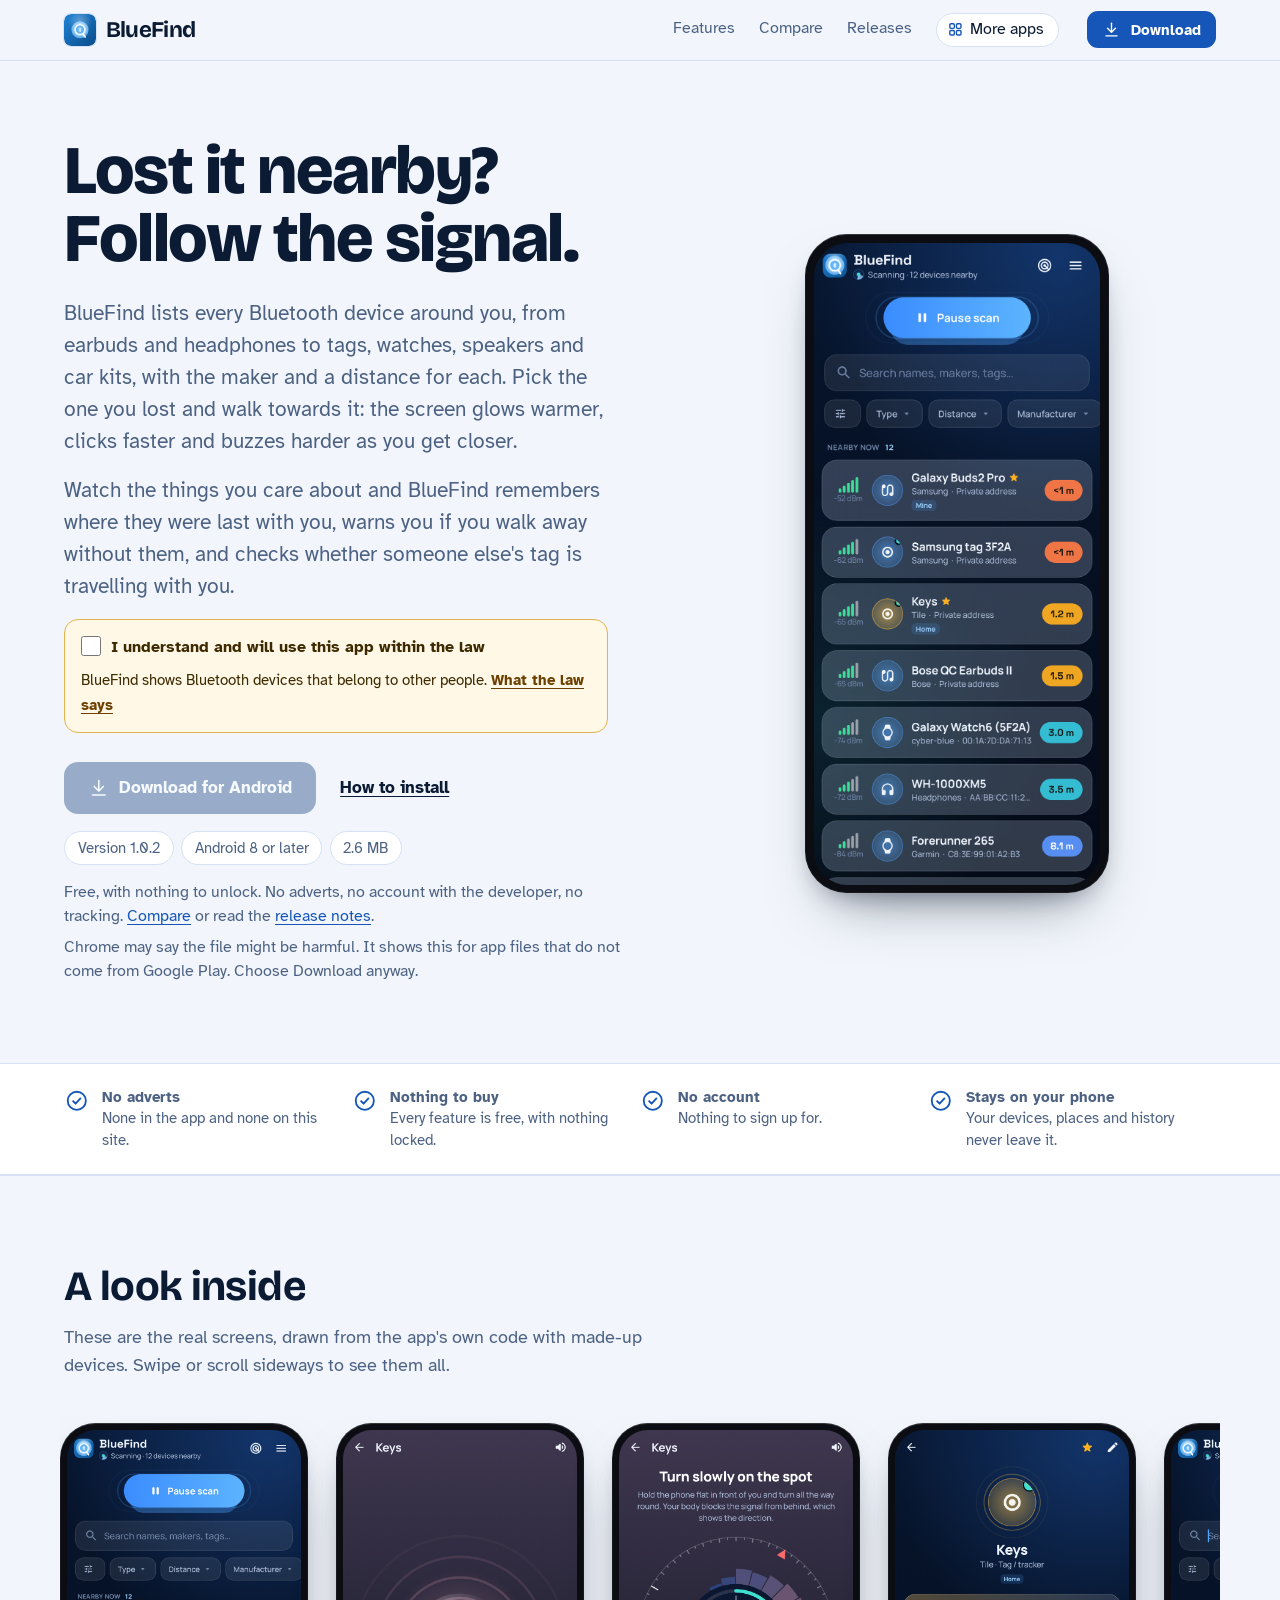
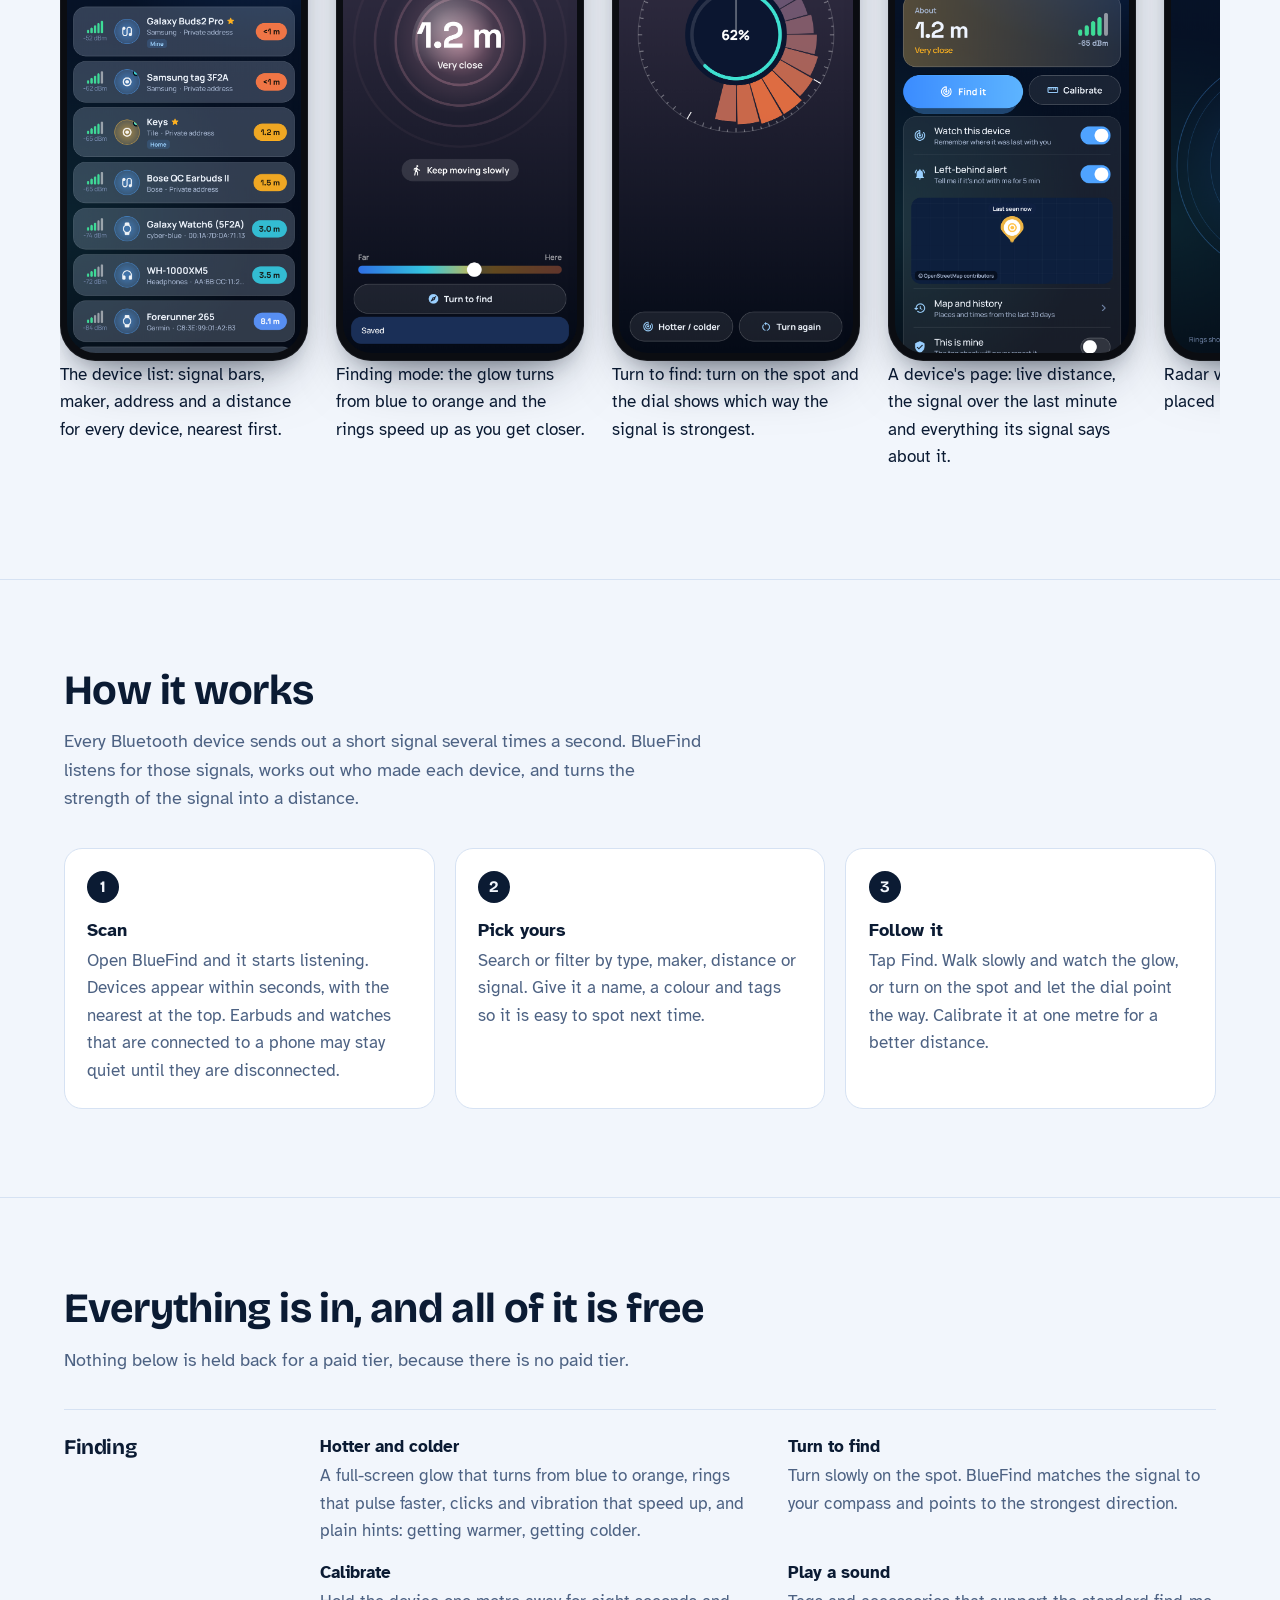
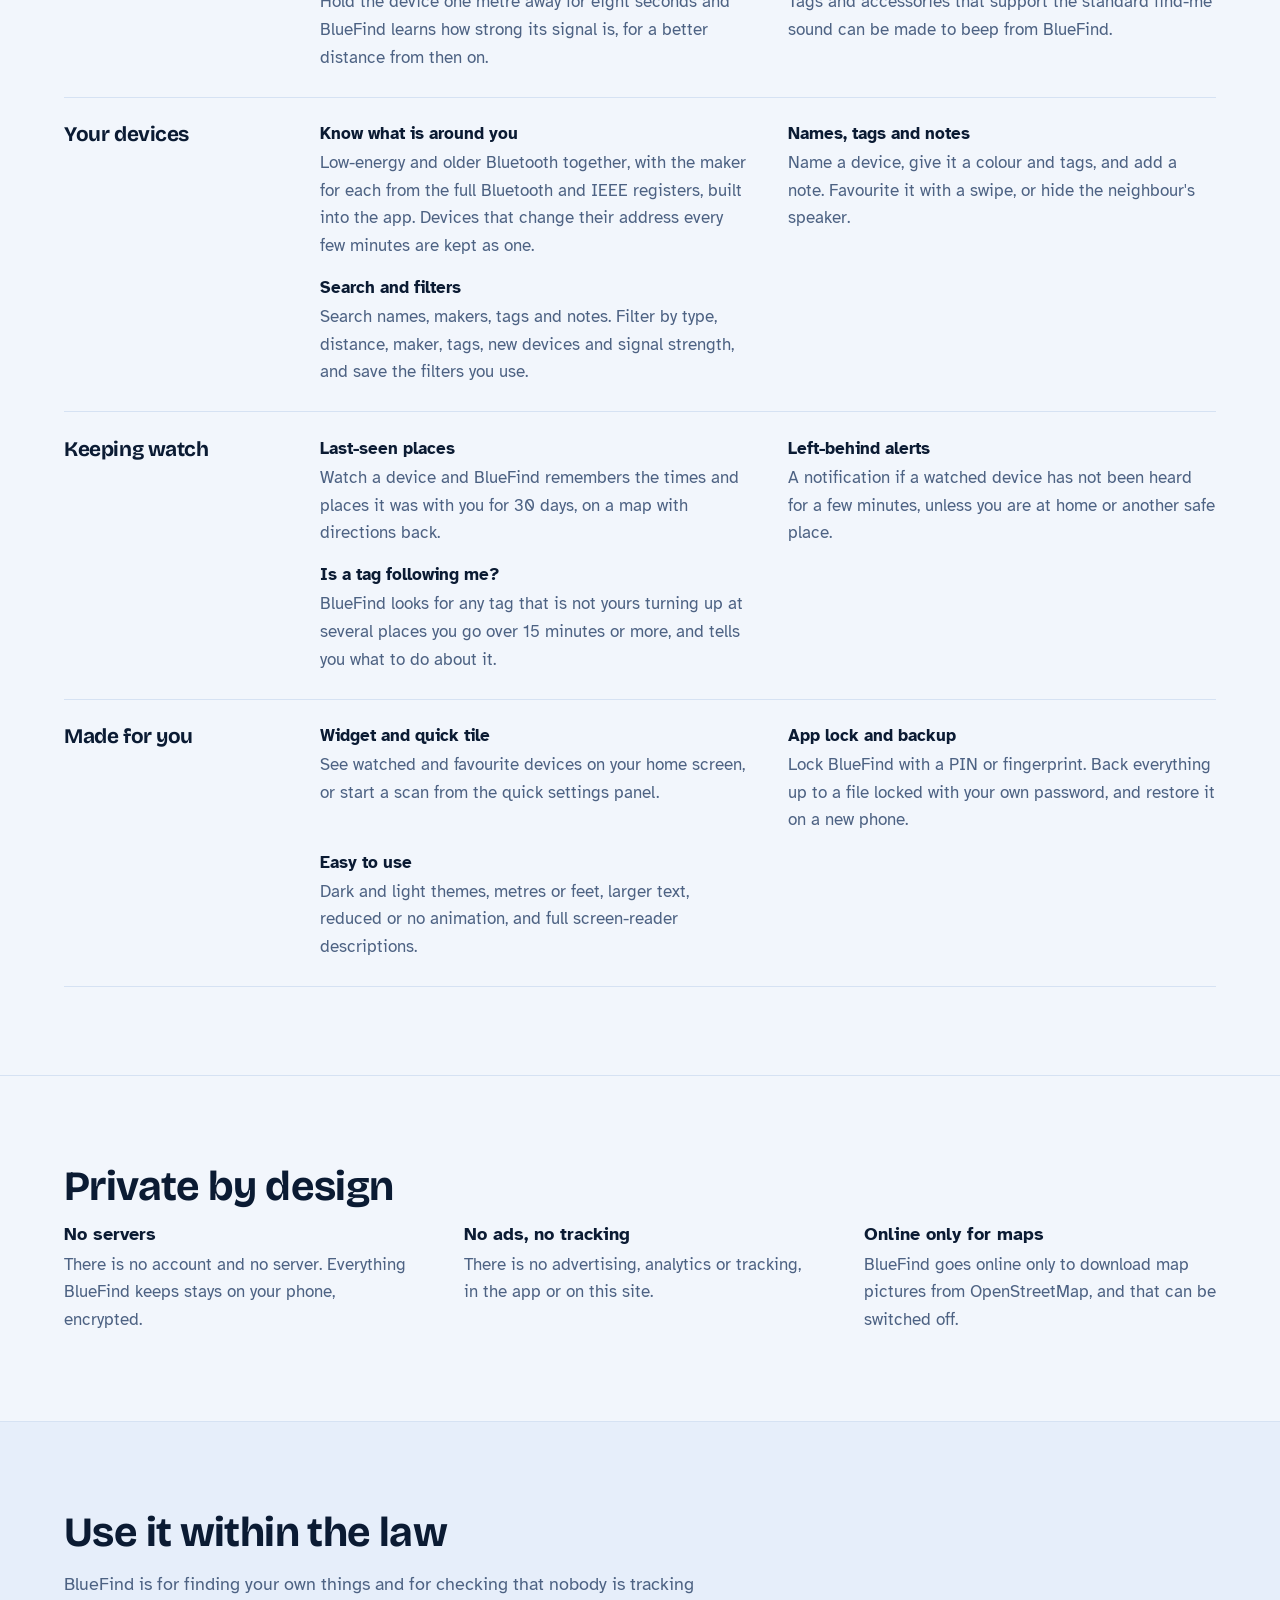
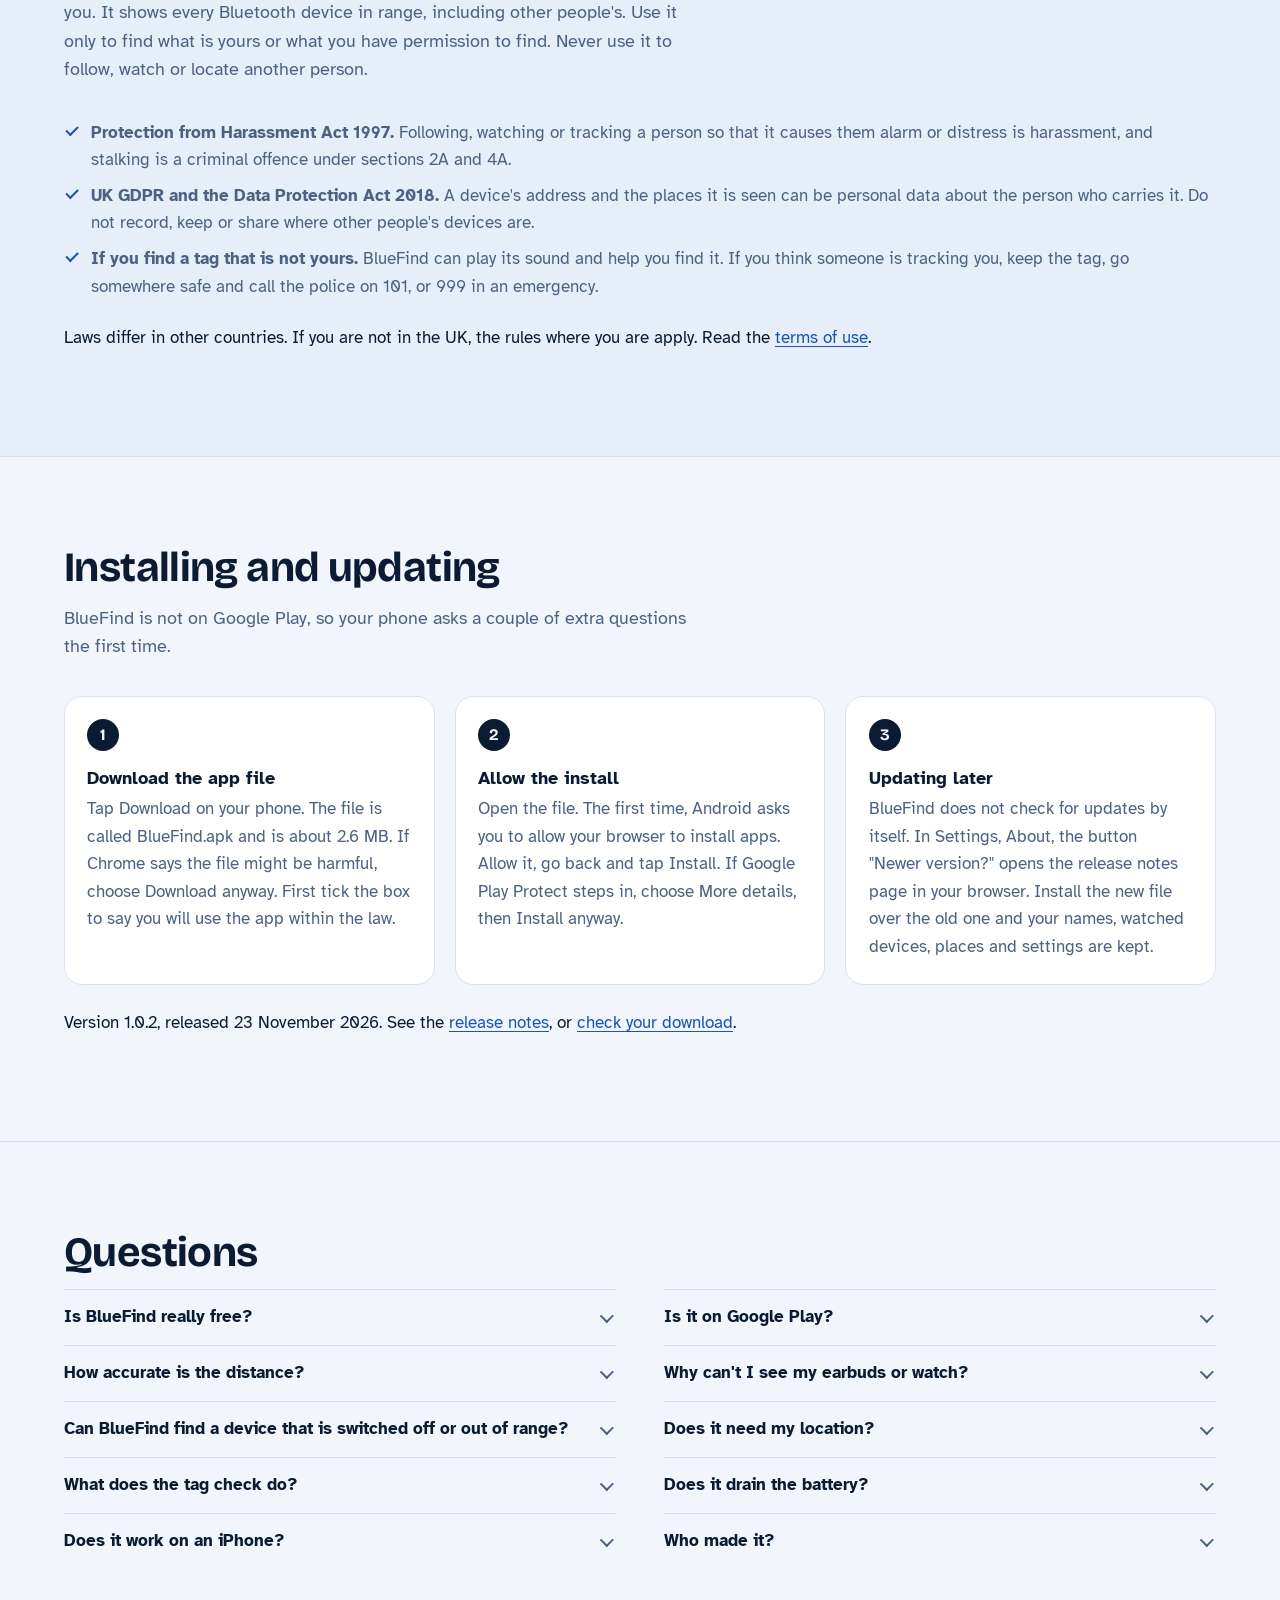
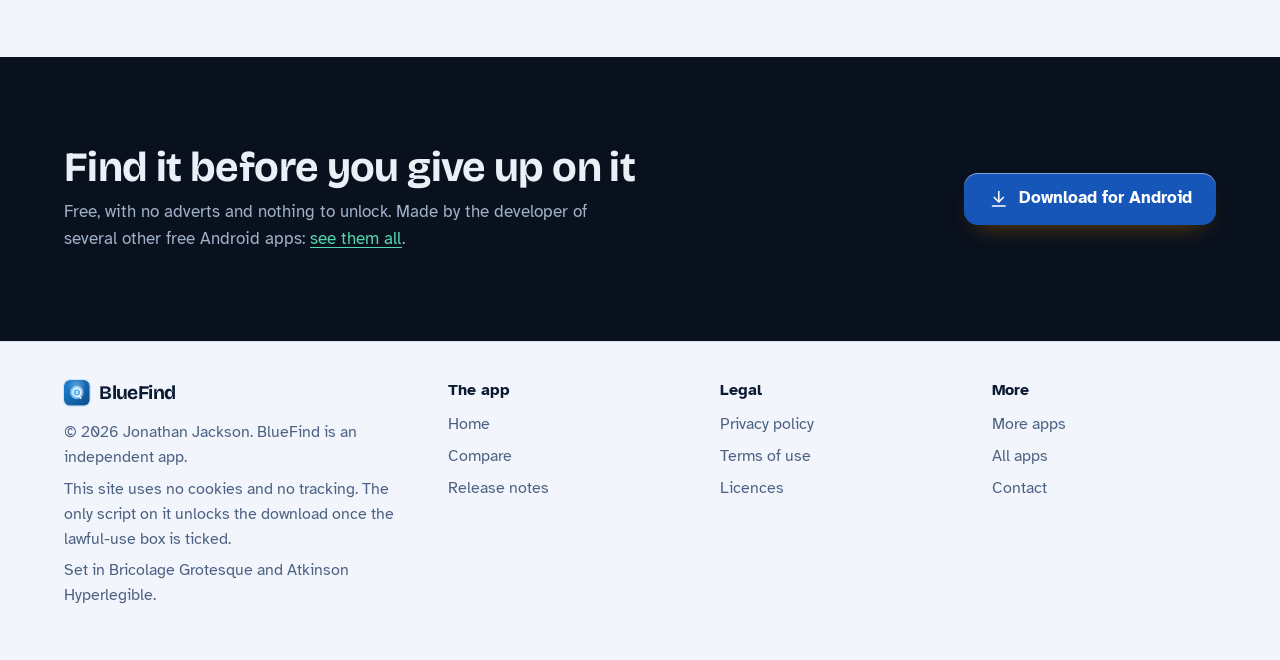
<file: index.html>
<!DOCTYPE html>
<html lang="en-GB">
<head>
<meta charset="utf-8">
<meta name="viewport" content="width=device-width, initial-scale=1">
<title>BlueFind: find lost Bluetooth earbuds, tags and watches, free with no adverts</title>
<meta name="description" content="BlueFind is a free Android app that finds lost Bluetooth earbuds, headphones, tags, watches and speakers by their signal, with a hotter-colder finder, turn-to-find, last-seen places and a check for unknown tags travelling with you. No adverts, no account, nothing to buy.">
<meta name="author" content="Jonathan Jackson">
<link rel="canonical" href="https://customgpter.github.io/bluefind/">
<meta name="theme-color" content="#f2f6fc" media="(prefers-color-scheme: light)">
<meta name="theme-color" content="#06142b" media="(prefers-color-scheme: dark)">
<meta property="og:type" content="website">
<meta property="og:site_name" content="BlueFind">
<meta property="og:title" content="BlueFind: find lost Bluetooth earbuds, tags and watches, free with no adverts">
<meta property="og:description" content="BlueFind is a free Android app that finds lost Bluetooth earbuds, headphones, tags, watches and speakers by their signal, with a hotter-colder finder, turn-to-find, last-seen places and a check for unknown tags travelling with you. No adverts, no account, nothing to buy.">
<meta property="og:url" content="https://customgpter.github.io/bluefind/">
<meta property="og:image" content="https://customgpter.github.io/bluefind/assets/og.png">
<meta property="og:image:width" content="1200">
<meta property="og:image:height" content="630">
<meta property="og:image:alt" content="BlueFind&#x27;s device list: nearby Bluetooth devices with signal bars, makers and distances">
<meta property="og:locale" content="en_GB">
<meta name="twitter:card" content="summary_large_image">
<link rel="icon" href="./assets/favicon.svg" type="image/svg+xml">
<link rel="apple-touch-icon" href="./assets/apple-touch-icon.png">
<link rel="preload" href="./assets/fonts/bricolage-grotesque-latin.woff2" as="font" type="font/woff2" crossorigin>
<link rel="preload" href="./assets/fonts/atkinson-hyperlegible-latin-400-normal.woff2" as="font" type="font/woff2" crossorigin>
<link rel="stylesheet" href="./assets/site.css?v=1">
<link rel="stylesheet" href="./assets/house.css?v=1">
<link rel="stylesheet" href="./assets/apps-list.css?v=1">
<script src="./assets/apps-list.js?v=1" defer></script>
<script type="application/ld+json">{"@context":"https://schema.org","@type":"SoftwareApplication","name":"BlueFind","url":"https://customgpter.github.io/bluefind/","description":"BlueFind is a free Android app that finds lost Bluetooth earbuds, headphones, tags, watches and speakers by their signal, with a hotter-colder finder, turn-to-find, last-seen places and a check for unknown tags travelling with you. No adverts, no account, nothing to buy.","applicationCategory":"UtilitiesApplication","operatingSystem":"Android 8 or later","softwareVersion":"1.0.2","downloadUrl":"https://github.com/CustomGPTer/bluefind/releases/latest/download/BlueFind.apk","releaseNotes":"https://customgpter.github.io/bluefind/releases.html","offers":{"@type":"Offer","price":"0","priceCurrency":"GBP"},"inLanguage":"en-GB","image":"https://customgpter.github.io/bluefind/assets/og.png","featureList":["Hotter and colder","Turn to find","Calibrate","Play a sound","Know what is around you","Names, tags and notes","Search and filters","Last-seen places","Left-behind alerts","Is a tag following me?","Widget and quick tile","App lock and backup"],"author":{"@type":"Person","name":"Jonathan Jackson"}}</script>
<script type="application/ld+json">{"@context":"https://schema.org","@type":"FAQPage","mainEntity":[{"@type":"Question","name":"Is BlueFind really free?","acceptedAnswer":{"@type":"Answer","text":"Yes. There is no paid version, no subscription and no adverts, and nothing in the app is locked."}},{"@type":"Question","name":"Is it on Google Play?","acceptedAnswer":{"@type":"Answer","text":"No. BlueFind is a personal project and is downloaded from this site as an Android app file. It needs Android 8 or later."}},{"@type":"Question","name":"How accurate is the distance?","acceptedAnswer":{"@type":"Answer","text":"It is an estimate from the strength of the signal. Walls, bodies, pockets and cases all weaken it, so a device can be closer than it looks. Calibrating a device at one metre makes the distance noticeably better, and following the trend, warmer or colder, works better than trusting a single number."}},{"@type":"Question","name":"Why can't I see my earbuds or watch?","acceptedAnswer":{"@type":"Answer","text":"Many earbuds and watches stop sending out their signal while they are connected to a phone. Disconnect them in Bluetooth settings, or switch Bluetooth off on the phone they use, and they will show up. Earbuds in a closed case are often silent too."}},{"@type":"Question","name":"Can BlueFind find a device that is switched off or out of range?","acceptedAnswer":{"@type":"Answer","text":"No. It can only hear devices that are switched on and within Bluetooth range, which is usually up to 10 to 30 metres indoors. For watched devices it can show the last place they were with you."}},{"@type":"Question","name":"Does it need my location?","acceptedAnswer":{"@type":"Answer","text":"Only for last-seen places, left-behind alerts and the tag check, and only if you allow it. Scanning and finding work without it on Android 12 and later. BlueFind never asks for location all the time in the background."}},{"@type":"Question","name":"What does the tag check do?","acceptedAnswer":{"@type":"Answer","text":"It looks at the tags in range that are not marked as yours. If one turns up at three or more separate times over at least 15 minutes, at places at least 300 metres apart, BlueFind tells you, helps you find it and explains what to do next."}},{"@type":"Question","name":"Does it drain the battery?","acceptedAnswer":{"@type":"Answer","text":"Scanning while the app is open uses the radio at full speed. The background watch is off until you watch a device, and then uses Android's low-power scanning; Power saver mode listens for 15 seconds every two minutes."}},{"@type":"Question","name":"Does it work on an iPhone?","acceptedAnswer":{"@type":"Answer","text":"No. BlueFind is for Android phones and tablets only."}},{"@type":"Question","name":"Who made it?","acceptedAnswer":{"@type":"Answer","text":"BlueFind is made by Jonathan Jackson, an independent developer in the United Kingdom."}}]}</script>
</head>
<body>
<a class="skip" href="#main">Skip to content</a>
<header class="masthead">
<div class="wrap">
<a class="brand" href="./" aria-label="BlueFind home"><svg viewBox="0 0 108 108" aria-hidden="true"><defs><linearGradient id="bfa" gradientUnits="userSpaceOnUse" x1="18" y1="18" x2="90" y2="90"><stop offset="0" stop-color="#1B7BCB"/><stop offset="1" stop-color="#0D5596"/></linearGradient><radialGradient id="bfb" gradientUnits="userSpaceOnUse" cx="54" cy="26" r="40"><stop offset="0" stop-color="#fff" stop-opacity=".33"/><stop offset="1" stop-color="#fff" stop-opacity="0"/></radialGradient><radialGradient id="bfc" gradientUnits="userSpaceOnUse" cx="54" cy="39.6" r="39.6"><stop offset="0" stop-color="#B7E0FF"/><stop offset=".6" stop-color="#7FC0F5"/><stop offset="1" stop-color="#6AB0EC"/></radialGradient><radialGradient id="bfd" gradientUnits="userSpaceOnUse" cx="54" cy="52.92" r="14.4"><stop offset="0" stop-color="#79C3FF"/><stop offset="1" stop-color="#5AAEF5"/></radialGradient></defs><rect width="108" height="108" rx="24" fill="url(#bfa)"/><rect width="108" height="108" rx="24" fill="url(#bfb)"/><circle cx="54" cy="52.92" r="28.8" fill="url(#bfc)"/><circle cx="54" cy="52.92" r="21.6" fill="#fff" fill-opacity=".35"/><path d="M63 65.88L71.28 77.76" stroke="#fff" stroke-width="5.4" stroke-linecap="round"/><circle cx="54" cy="52.92" r="18.36" fill="#fff"/><circle cx="54" cy="52.92" r="14.04" fill="url(#bfd)"/><path d="M50.4 49.75L57.6 56.09L54 60.12L54 45.72L57.6 49.75L50.4 56.09" fill="none" stroke="#fff" stroke-width="1.87" stroke-linecap="round" stroke-linejoin="round"/></svg><span>BlueFind</span></a>
<nav aria-label="Main"><ul><li><a href="./#features">Features</a></li><li><a href="./compare.html">Compare</a></li><li><a href="./releases.html">Releases</a></li><li><a class="more-apps" href="./more-apps.html"><svg class="ico" viewBox="0 0 24 24" aria-hidden="true"><rect x="4" y="4" width="6.5" height="6.5" rx="1.6"/><rect x="13.5" y="4" width="6.5" height="6.5" rx="1.6"/><rect x="4" y="13.5" width="6.5" height="6.5" rx="1.6"/><rect x="13.5" y="13.5" width="6.5" height="6.5" rx="1.6"/></svg>More apps</a></li></ul></nav>
<a class="button small" href="./#download"><svg class="ico" viewBox="0 0 24 24" aria-hidden="true"><path d="M12 4v11"/><path d="M7 10.5l5 5 5-5"/><path d="M5 20h14"/></svg>Download</a>
</div>
</header>
<main id="main">
<div class="hero">
<div class="wrap hero-grid">
<div class="hero-copy">
<h1>Lost it nearby? Follow the signal.</h1>
<p class="lede">BlueFind lists every Bluetooth device around you, from earbuds and headphones to tags, watches, speakers and car kits, with the maker and a distance for each. Pick the one you lost and walk towards it: the screen glows warmer, clicks faster and buzzes harder as you get closer.</p><p class="lede">Watch the things you care about and BlueFind remembers where they were last with you, warns you if you walk away without them, and checks whether someone else's tag is travelling with you.</p>

<div class="gate-scope"><div class="law-box" data-gate><label><input type="checkbox"> I understand and will use this app within the law</label><p>BlueFind shows Bluetooth devices that belong to other people. <a href="terms.html#law">What the law says</a></p><noscript><p>Turn on JavaScript to tick the box and download.</p></noscript></div><p class="get" id="download"><a class="button" data-href="https://github.com/CustomGPTer/bluefind/releases/latest/download/BlueFind.apk" aria-disabled="true" role="link" tabindex="-1"><svg class="ico" viewBox="0 0 24 24" aria-hidden="true"><path d="M12 4v11"/><path d="M7 10.5l5 5 5-5"/><path d="M5 20h14"/></svg>Download for Android</a><a class="aside" href="#install">How to install</a></p></div>
<ul class="pills"><li>Version 1.0.2</li><li>Android 8 or later</li><li>2.6 MB</li></ul>
<p class="facts">Free, with nothing to unlock. No adverts, no account with the developer, no tracking. <a href="compare.html">Compare</a> or read the <a href="releases.html">release notes</a>.</p>
<p class="facts">Chrome may say the file might be harmful. It shows this for app files that do not come from Google Play. Choose Download anyway.</p>
</div>
<div class="hero-phone"><div class="phone"><img src="./assets/screens/home.png" alt="The device list: signal bars, maker, address and a distance for every device, nearest first." width="393" height="852" fetchpriority="high"></div></div>
</div>
</div>

<section class="promises" aria-label="In short">
<div class="wrap"><ul><li><svg class="ico" viewBox="0 0 24 24" aria-hidden="true"><circle cx="12" cy="12" r="8.5"/><path d="M8.6 12.4l2.3 2.3 4.5-4.9"/></svg><span><b>No adverts</b><span>None in the app and none on this site.</span></span></li><li><svg class="ico" viewBox="0 0 24 24" aria-hidden="true"><circle cx="12" cy="12" r="8.5"/><path d="M8.6 12.4l2.3 2.3 4.5-4.9"/></svg><span><b>Nothing to buy</b><span>Every feature is free, with nothing locked.</span></span></li><li><svg class="ico" viewBox="0 0 24 24" aria-hidden="true"><circle cx="12" cy="12" r="8.5"/><path d="M8.6 12.4l2.3 2.3 4.5-4.9"/></svg><span><b>No account</b><span>Nothing to sign up for.</span></span></li><li><svg class="ico" viewBox="0 0 24 24" aria-hidden="true"><circle cx="12" cy="12" r="8.5"/><path d="M8.6 12.4l2.3 2.3 4.5-4.9"/></svg><span><b>Stays on your phone</b><span>Your devices, places and history never leave it.</span></span></li></ul></div>
</section>

<section id="screens" aria-labelledby="screens-h">
<div class="wrap">
<h2 id="screens-h">A look inside</h2>
<p class="intro">These are the real screens, drawn from the app&#x27;s own code with made-up devices. Swipe or scroll sideways to see them all.</p>
<div class="gallery" tabindex="0" role="region" aria-label="Screens from BlueFind"><figure class="shot"><div class="phone"><img src="./assets/screens/home.png" alt="The device list: signal bars, maker, address and a distance for every device, nearest first." width="393" height="852" loading="eager" decoding="async"></div><figcaption>The device list: signal bars, maker, address and a distance for every device, nearest first.</figcaption></figure><figure class="shot"><div class="phone"><img src="./assets/screens/find.png" alt="Finding mode: the glow turns from blue to orange and the rings speed up as you get closer." width="393" height="852" loading="eager" decoding="async"></div><figcaption>Finding mode: the glow turns from blue to orange and the rings speed up as you get closer.</figcaption></figure><figure class="shot"><div class="phone"><img src="./assets/screens/turn.png" alt="Turn to find: turn on the spot and the dial shows which way the signal is strongest." width="393" height="852" loading="eager" decoding="async"></div><figcaption>Turn to find: turn on the spot and the dial shows which way the signal is strongest.</figcaption></figure><figure class="shot"><div class="phone"><img src="./assets/screens/detail.png" alt="A device&#x27;s page: live distance, the signal over the last minute and everything its signal says about it." width="393" height="852" loading="eager" decoding="async"></div><figcaption>A device&#x27;s page: live distance, the signal over the last minute and everything its signal says about it.</figcaption></figure><figure class="shot"><div class="phone"><img src="./assets/screens/radar.png" alt="Radar view: the nearest devices placed on distance rings." width="393" height="852" loading="eager" decoding="async"></div><figcaption>Radar view: the nearest devices placed on distance rings.</figcaption></figure><figure class="shot"><div class="phone"><img src="./assets/screens/map.png" alt="Last-seen places for watched devices on a map, with directions back." width="393" height="852" loading="eager" decoding="async"></div><figcaption>Last-seen places for watched devices on a map, with directions back.</figcaption></figure><figure class="shot"><div class="phone"><img src="./assets/screens/tags.png" alt="The tag check: every tag in range, and a warning about any that seems to be travelling with you." width="393" height="852" loading="eager" decoding="async"></div><figcaption>The tag check: every tag in range, and a warning about any that seems to be travelling with you.</figcaption></figure><figure class="shot"><div class="phone"><img src="./assets/screens/widget.png" alt="The home-screen widget: watched and favourite devices at a glance, and a Scan button." width="393" height="852" loading="eager" decoding="async"></div><figcaption>The home-screen widget: watched and favourite devices at a glance, and a Scan button.</figcaption></figure></div>
</div>
</section>

<section id="how" aria-labelledby="how-h">
<div class="wrap">
<h2 id="how-h">How it works</h2>
<p class="intro">Every Bluetooth device sends out a short signal several times a second. BlueFind listens for those signals, works out who made each device, and turns the strength of the signal into a distance.</p>
<ol class="steps"><li><h3>Scan</h3><p>Open BlueFind and it starts listening. Devices appear within seconds, with the nearest at the top. Earbuds and watches that are connected to a phone may stay quiet until they are disconnected.</p></li><li><h3>Pick yours</h3><p>Search or filter by type, maker, distance or signal. Give it a name, a colour and tags so it is easy to spot next time.</p></li><li><h3>Follow it</h3><p>Tap Find. Walk slowly and watch the glow, or turn on the spot and let the dial point the way. Calibrate it at one metre for a better distance.</p></li></ol>
</div>
</section>

<section id="features" aria-labelledby="features-h">
<div class="wrap">
<h2 id="features-h">Everything is in, and all of it is free</h2>
<p class="intro">Nothing below is held back for a paid tier, because there is no paid tier.</p>
<div class="groups"><div class="group"><h3>Finding</h3><dl><div><dt>Hotter and colder</dt><dd>A full-screen glow that turns from blue to orange, rings that pulse faster, clicks and vibration that speed up, and plain hints: getting warmer, getting colder.</dd></div><div><dt>Turn to find</dt><dd>Turn slowly on the spot. BlueFind matches the signal to your compass and points to the strongest direction.</dd></div><div><dt>Calibrate</dt><dd>Hold the device one metre away for eight seconds and BlueFind learns how strong its signal is, for a better distance from then on.</dd></div><div><dt>Play a sound</dt><dd>Tags and accessories that support the standard find-me sound can be made to beep from BlueFind.</dd></div></dl></div><div class="group"><h3>Your devices</h3><dl><div><dt>Know what is around you</dt><dd>Low-energy and older Bluetooth together, with the maker for each from the full Bluetooth and IEEE registers, built into the app. Devices that change their address every few minutes are kept as one.</dd></div><div><dt>Names, tags and notes</dt><dd>Name a device, give it a colour and tags, and add a note. Favourite it with a swipe, or hide the neighbour's speaker.</dd></div><div><dt>Search and filters</dt><dd>Search names, makers, tags and notes. Filter by type, distance, maker, tags, new devices and signal strength, and save the filters you use.</dd></div></dl></div><div class="group"><h3>Keeping watch</h3><dl><div><dt>Last-seen places</dt><dd>Watch a device and BlueFind remembers the times and places it was with you for 30 days, on a map with directions back.</dd></div><div><dt>Left-behind alerts</dt><dd>A notification if a watched device has not been heard for a few minutes, unless you are at home or another safe place.</dd></div><div><dt>Is a tag following me?</dt><dd>BlueFind looks for any tag that is not yours turning up at several places you go over 15 minutes or more, and tells you what to do about it.</dd></div></dl></div><div class="group"><h3>Made for you</h3><dl><div><dt>Widget and quick tile</dt><dd>See watched and favourite devices on your home screen, or start a scan from the quick settings panel.</dd></div><div><dt>App lock and backup</dt><dd>Lock BlueFind with a PIN or fingerprint. Back everything up to a file locked with your own password, and restore it on a new phone.</dd></div><div><dt>Easy to use</dt><dd>Dark and light themes, metres or feet, larger text, reduced or no animation, and full screen-reader descriptions.</dd></div></dl></div></div>
</div>
</section>

<section id="privacy" aria-labelledby="privacy-h">
<div class="wrap">
<h2 id="privacy-h">Private by design</h2>
<ul class="plain"><li><h3>No servers</h3><p>There is no account and no server. Everything BlueFind keeps stays on your phone, encrypted.</p></li><li><h3>No ads, no tracking</h3><p>There is no advertising, analytics or tracking, in the app or on this site.</p></li><li><h3>Online only for maps</h3><p>BlueFind goes online only to download map pictures from OpenStreetMap, and that can be switched off.</p></li></ul>
</div>
</section>

<section id="law" aria-labelledby="law-h" class="law-band">
<div class="wrap">
<h2 id="law-h">Use it within the law</h2>
<p class="intro">BlueFind is for finding your own things and for checking that nobody is tracking you. It shows every Bluetooth device in range, including other people's. Use it only to find what is yours or what you have permission to find. Never use it to follow, watch or locate another person.</p>
<ul class="ticks"><li><b>Protection from Harassment Act 1997.</b> Following, watching or tracking a person so that it causes them alarm or distress is harassment, and stalking is a criminal offence under sections 2A and 4A.</li><li><b>UK GDPR and the Data Protection Act 2018.</b> A device's address and the places it is seen can be personal data about the person who carries it. Do not record, keep or share where other people's devices are.</li><li><b>If you find a tag that is not yours.</b> BlueFind can play its sound and help you find it. If you think someone is tracking you, keep the tag, go somewhere safe and call the police on 101, or 999 in an emergency.</li></ul>
<p class="after-table">Laws differ in other countries. If you are not in the UK, the rules where you are apply. Read the <a href="terms.html#law">terms of use</a>.</p>
</div>
</section>
<section id="install" aria-labelledby="install-h">
<div class="wrap">
<h2 id="install-h">Installing and updating</h2>
<p class="intro">BlueFind is not on Google Play, so your phone asks a couple of extra questions the first time.</p>
<ol class="steps"><li><h3>Download the app file</h3><p>Tap Download on your phone. The file is called BlueFind.apk and is about 2.6 MB. If Chrome says the file might be harmful, choose Download anyway. First tick the box to say you will use the app within the law.</p></li><li><h3>Allow the install</h3><p>Open the file. The first time, Android asks you to allow your browser to install apps. Allow it, go back and tap Install. If Google Play Protect steps in, choose More details, then Install anyway.</p></li><li><h3>Updating later</h3><p>BlueFind does not check for updates by itself. In Settings, About, the button "Newer version?" opens the release notes page in your browser. Install the new file over the old one and your names, watched devices, places and settings are kept.</p></li></ol>
<p class="after-table">Version 1.0.2, released 23 November 2026. See the <a href="releases.html">release notes</a>, or <a href="releases.html#checking">check your download</a>.</p>
</div>
</section>

<section id="questions" aria-labelledby="questions-h">
<div class="wrap">
<h2 id="questions-h">Questions</h2>
<div class="faq"><details><summary>Is BlueFind really free?</summary><p>Yes. There is no paid version, no subscription and no adverts, and nothing in the app is locked.</p></details><details><summary>Is it on Google Play?</summary><p>No. BlueFind is a personal project and is downloaded from this site as an Android app file. It needs Android 8 or later.</p></details><details><summary>How accurate is the distance?</summary><p>It is an estimate from the strength of the signal. Walls, bodies, pockets and cases all weaken it, so a device can be closer than it looks. Calibrating a device at one metre makes the distance noticeably better, and following the trend, warmer or colder, works better than trusting a single number.</p></details><details><summary>Why can&#x27;t I see my earbuds or watch?</summary><p>Many earbuds and watches stop sending out their signal while they are connected to a phone. Disconnect them in Bluetooth settings, or switch Bluetooth off on the phone they use, and they will show up. Earbuds in a closed case are often silent too.</p></details><details><summary>Can BlueFind find a device that is switched off or out of range?</summary><p>No. It can only hear devices that are switched on and within Bluetooth range, which is usually up to 10 to 30 metres indoors. For watched devices it can show the last place they were with you.</p></details><details><summary>Does it need my location?</summary><p>Only for last-seen places, left-behind alerts and the tag check, and only if you allow it. Scanning and finding work without it on Android 12 and later. BlueFind never asks for location all the time in the background.</p></details><details><summary>What does the tag check do?</summary><p>It looks at the tags in range that are not marked as yours. If one turns up at three or more separate times over at least 15 minutes, at places at least 300 metres apart, BlueFind tells you, helps you find it and explains what to do next.</p></details><details><summary>Does it drain the battery?</summary><p>Scanning while the app is open uses the radio at full speed. The background watch is off until you watch a device, and then uses Android's low-power scanning; Power saver mode listens for 15 seconds every two minutes.</p></details><details><summary>Does it work on an iPhone?</summary><p>No. BlueFind is for Android phones and tablets only.</p></details><details><summary>Who made it?</summary><p>BlueFind is made by Jonathan Jackson, an independent developer in the United Kingdom.</p></details></div>
</div>
</section>

<section class="closing" aria-labelledby="closing-h">
<div class="wrap">
<div><h2 id="closing-h">Find it before you give up on it</h2><p>Free, with no adverts and nothing to unlock. Made by the developer of several other free Android apps: <a href="more-apps.html">see them all</a>.</p></div>
<a class="button" href="./#download"><svg class="ico" viewBox="0 0 24 24" aria-hidden="true"><path d="M12 4v11"/><path d="M7 10.5l5 5 5-5"/><path d="M5 20h14"/></svg>Download for Android</a>
</div>
</section>
</main>
<footer class="colophon">
<div class="wrap">
<div>
<a class="brand" href="./" aria-label="BlueFind home"><svg viewBox="0 0 108 108" aria-hidden="true"><defs><linearGradient id="bfa" gradientUnits="userSpaceOnUse" x1="18" y1="18" x2="90" y2="90"><stop offset="0" stop-color="#1B7BCB"/><stop offset="1" stop-color="#0D5596"/></linearGradient><radialGradient id="bfb" gradientUnits="userSpaceOnUse" cx="54" cy="26" r="40"><stop offset="0" stop-color="#fff" stop-opacity=".33"/><stop offset="1" stop-color="#fff" stop-opacity="0"/></radialGradient><radialGradient id="bfc" gradientUnits="userSpaceOnUse" cx="54" cy="39.6" r="39.6"><stop offset="0" stop-color="#B7E0FF"/><stop offset=".6" stop-color="#7FC0F5"/><stop offset="1" stop-color="#6AB0EC"/></radialGradient><radialGradient id="bfd" gradientUnits="userSpaceOnUse" cx="54" cy="52.92" r="14.4"><stop offset="0" stop-color="#79C3FF"/><stop offset="1" stop-color="#5AAEF5"/></radialGradient></defs><rect width="108" height="108" rx="24" fill="url(#bfa)"/><rect width="108" height="108" rx="24" fill="url(#bfb)"/><circle cx="54" cy="52.92" r="28.8" fill="url(#bfc)"/><circle cx="54" cy="52.92" r="21.6" fill="#fff" fill-opacity=".35"/><path d="M63 65.88L71.28 77.76" stroke="#fff" stroke-width="5.4" stroke-linecap="round"/><circle cx="54" cy="52.92" r="18.36" fill="#fff"/><circle cx="54" cy="52.92" r="14.04" fill="url(#bfd)"/><path d="M50.4 49.75L57.6 56.09L54 60.12L54 45.72L57.6 49.75L50.4 56.09" fill="none" stroke="#fff" stroke-width="1.87" stroke-linecap="round" stroke-linejoin="round"/></svg><span>BlueFind</span></a>
<p>&copy; 2026 Jonathan Jackson. BlueFind is an independent app.</p>
<p>This site uses no cookies and no tracking. The only script on it unlocks the download once the lawful-use box is ticked.</p>
<p>Set in Bricolage Grotesque and Atkinson Hyperlegible.</p>
</div>
<nav aria-label="The app"><h2>The app</h2><ul>
<li><a href="./">Home</a></li>
<li><a href="./compare.html">Compare</a></li>
<li><a href="./releases.html">Release notes</a></li>

</ul></nav>
<nav aria-label="Legal"><h2>Legal</h2><ul>
<li><a href="./privacy.html">Privacy policy</a></li>
<li><a href="./terms.html">Terms of use</a></li>
<li><a href="./licences.html">Licences</a></li>
</ul></nav>
<nav aria-label="More"><h2>More</h2><ul>
<li><a href="./more-apps.html">More apps</a></li>
<li><a href="https://customgpter.github.io/">All apps</a></li>
<li><a href="https://github.com/CustomGPTer/bluefind/issues">Contact</a></li>
</ul></nav>
</div>
</footer>
</body>
</html>
</file>
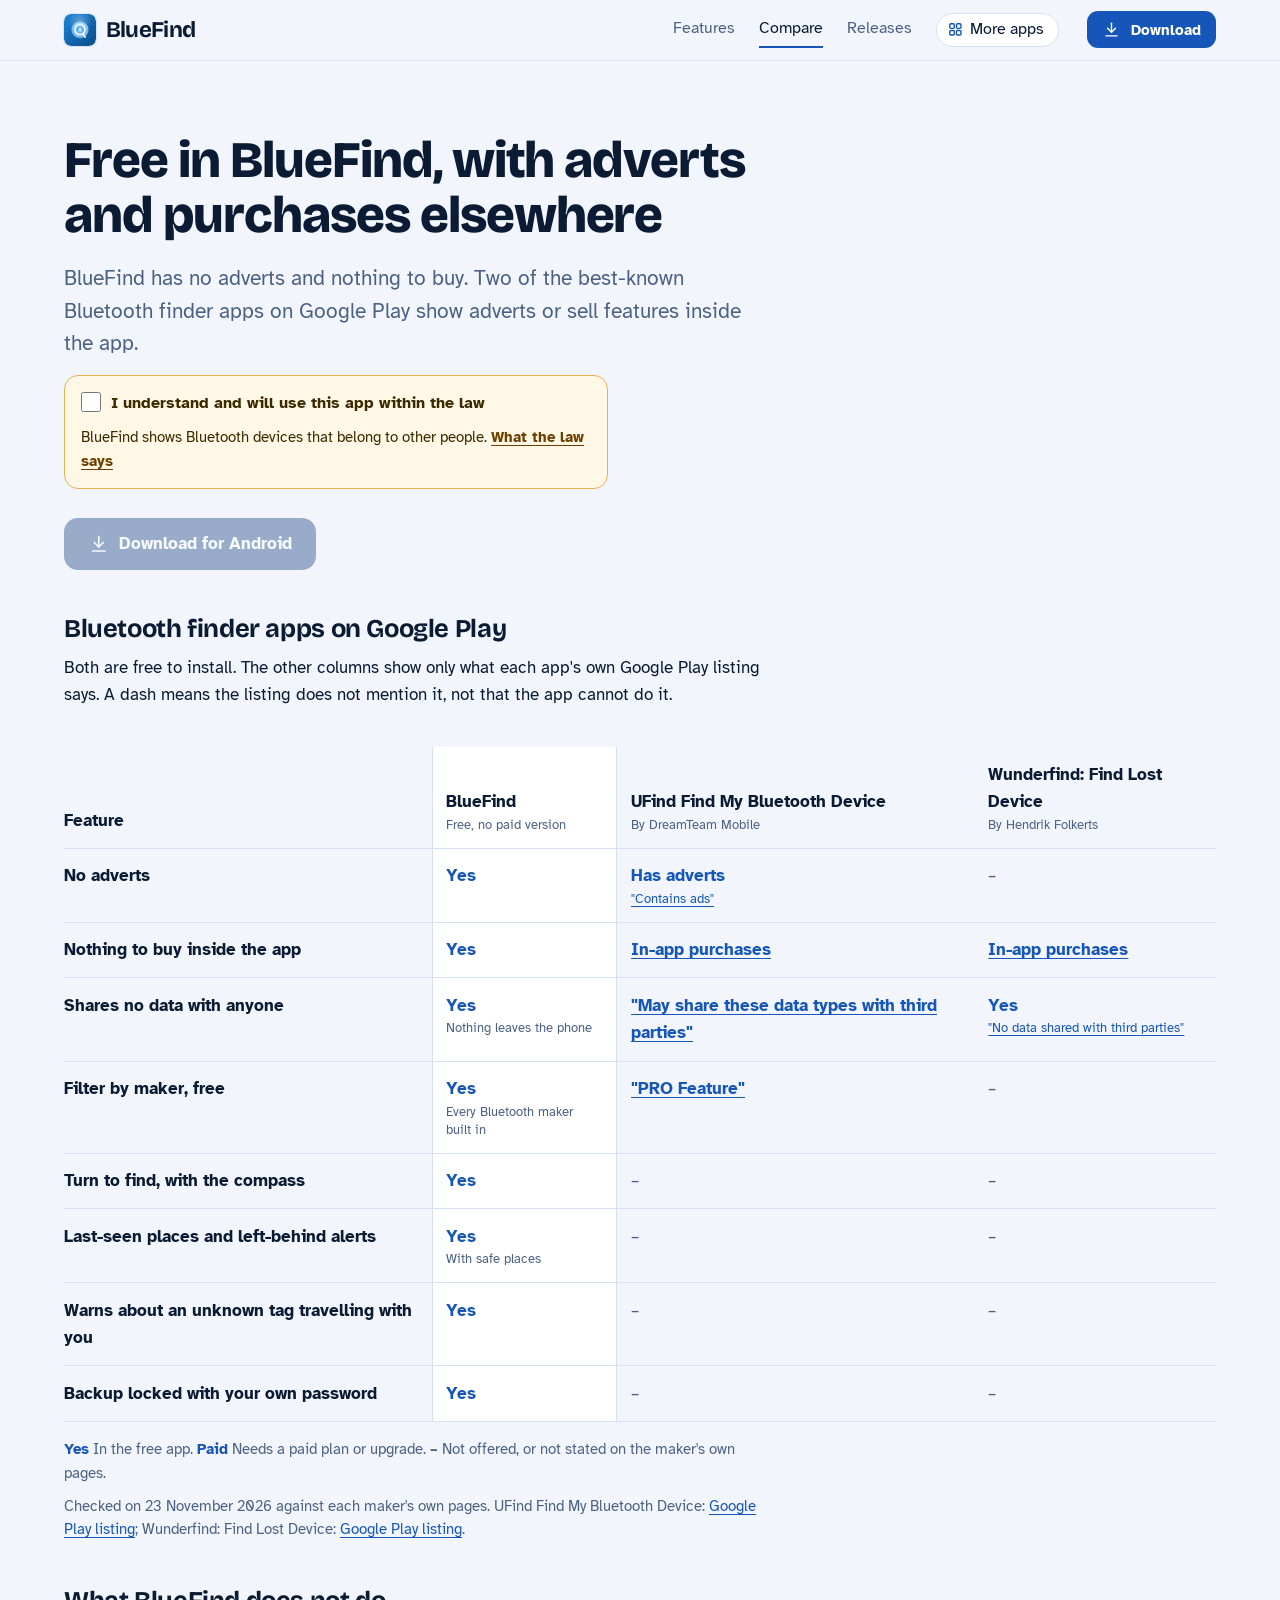
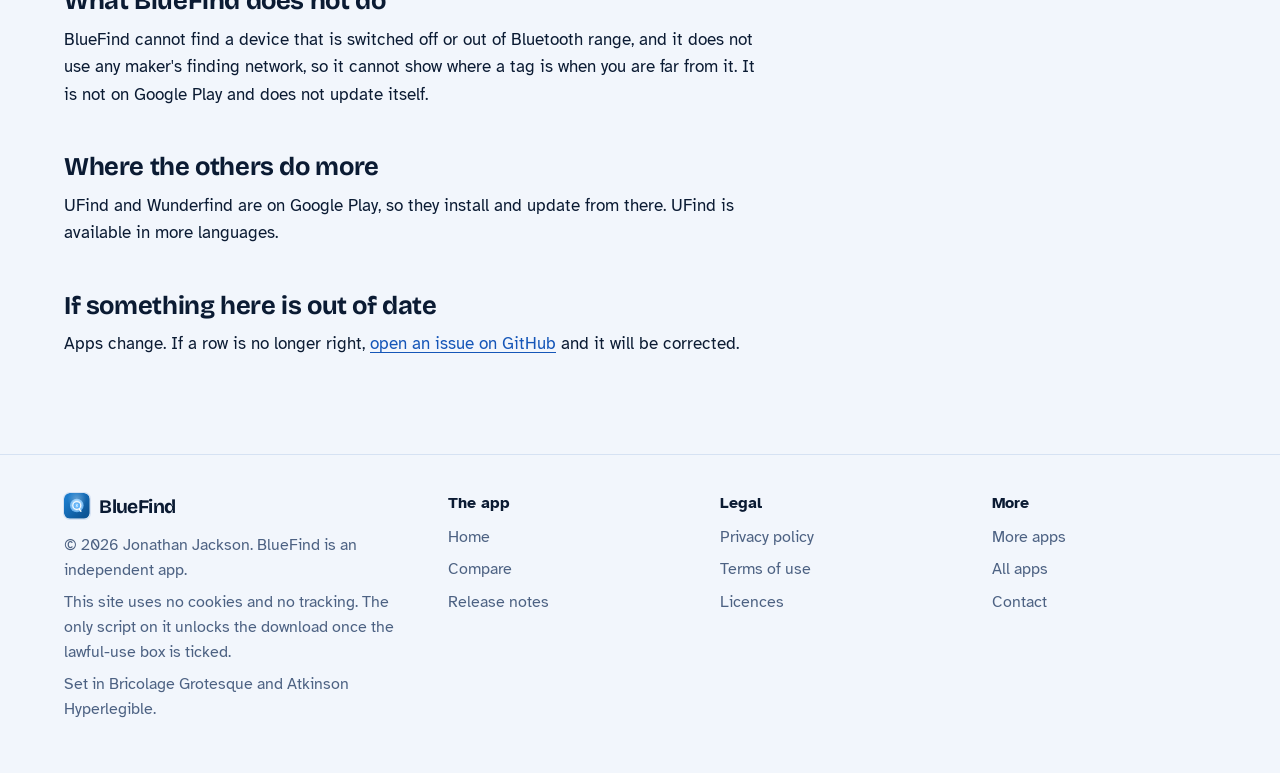
<file: compare.html>
<!DOCTYPE html>
<html lang="en-GB">
<head>
<meta charset="utf-8">
<meta name="viewport" content="width=device-width, initial-scale=1">
<title>BlueFind compared with other Bluetooth finder apps</title>
<meta name="description" content="How BlueFind compares with UFind and Wunderfind, row by row, with each claim linked to the app&#x27;s own Google Play listing.">
<meta name="author" content="Jonathan Jackson">
<link rel="canonical" href="https://customgpter.github.io/bluefind/compare.html">
<meta name="theme-color" content="#f2f6fc" media="(prefers-color-scheme: light)">
<meta name="theme-color" content="#06142b" media="(prefers-color-scheme: dark)">
<meta property="og:type" content="website">
<meta property="og:site_name" content="BlueFind">
<meta property="og:title" content="BlueFind compared with other Bluetooth finder apps">
<meta property="og:description" content="How BlueFind compares with UFind and Wunderfind, row by row, with each claim linked to the app&#x27;s own Google Play listing.">
<meta property="og:url" content="https://customgpter.github.io/bluefind/compare.html">
<meta property="og:image" content="https://customgpter.github.io/bluefind/assets/og.png">
<meta property="og:image:width" content="1200">
<meta property="og:image:height" content="630">
<meta property="og:image:alt" content="BlueFind&#x27;s device list: nearby Bluetooth devices with signal bars, makers and distances">
<meta property="og:locale" content="en_GB">
<meta name="twitter:card" content="summary_large_image">
<link rel="icon" href="./assets/favicon.svg" type="image/svg+xml">
<link rel="apple-touch-icon" href="./assets/apple-touch-icon.png">
<link rel="preload" href="./assets/fonts/bricolage-grotesque-latin.woff2" as="font" type="font/woff2" crossorigin>
<link rel="preload" href="./assets/fonts/atkinson-hyperlegible-latin-400-normal.woff2" as="font" type="font/woff2" crossorigin>
<link rel="stylesheet" href="./assets/site.css?v=1">
<link rel="stylesheet" href="./assets/house.css?v=1">
<link rel="stylesheet" href="./assets/apps-list.css?v=1">
<script src="./assets/apps-list.js?v=1" defer></script>
</head>
<body>
<a class="skip" href="#main">Skip to content</a>
<header class="masthead">
<div class="wrap">
<a class="brand" href="./" aria-label="BlueFind home"><svg viewBox="0 0 108 108" aria-hidden="true"><defs><linearGradient id="bfa" gradientUnits="userSpaceOnUse" x1="18" y1="18" x2="90" y2="90"><stop offset="0" stop-color="#1B7BCB"/><stop offset="1" stop-color="#0D5596"/></linearGradient><radialGradient id="bfb" gradientUnits="userSpaceOnUse" cx="54" cy="26" r="40"><stop offset="0" stop-color="#fff" stop-opacity=".33"/><stop offset="1" stop-color="#fff" stop-opacity="0"/></radialGradient><radialGradient id="bfc" gradientUnits="userSpaceOnUse" cx="54" cy="39.6" r="39.6"><stop offset="0" stop-color="#B7E0FF"/><stop offset=".6" stop-color="#7FC0F5"/><stop offset="1" stop-color="#6AB0EC"/></radialGradient><radialGradient id="bfd" gradientUnits="userSpaceOnUse" cx="54" cy="52.92" r="14.4"><stop offset="0" stop-color="#79C3FF"/><stop offset="1" stop-color="#5AAEF5"/></radialGradient></defs><rect width="108" height="108" rx="24" fill="url(#bfa)"/><rect width="108" height="108" rx="24" fill="url(#bfb)"/><circle cx="54" cy="52.92" r="28.8" fill="url(#bfc)"/><circle cx="54" cy="52.92" r="21.6" fill="#fff" fill-opacity=".35"/><path d="M63 65.88L71.28 77.76" stroke="#fff" stroke-width="5.4" stroke-linecap="round"/><circle cx="54" cy="52.92" r="18.36" fill="#fff"/><circle cx="54" cy="52.92" r="14.04" fill="url(#bfd)"/><path d="M50.4 49.75L57.6 56.09L54 60.12L54 45.72L57.6 49.75L50.4 56.09" fill="none" stroke="#fff" stroke-width="1.87" stroke-linecap="round" stroke-linejoin="round"/></svg><span>BlueFind</span></a>
<nav aria-label="Main"><ul><li><a href="./#features">Features</a></li><li><a href="./compare.html" aria-current="page">Compare</a></li><li><a href="./releases.html">Releases</a></li><li><a class="more-apps" href="./more-apps.html"><svg class="ico" viewBox="0 0 24 24" aria-hidden="true"><rect x="4" y="4" width="6.5" height="6.5" rx="1.6"/><rect x="13.5" y="4" width="6.5" height="6.5" rx="1.6"/><rect x="4" y="13.5" width="6.5" height="6.5" rx="1.6"/><rect x="13.5" y="13.5" width="6.5" height="6.5" rx="1.6"/></svg>More apps</a></li></ul></nav>
<a class="button small" href="./#download"><svg class="ico" viewBox="0 0 24 24" aria-hidden="true"><path d="M12 4v11"/><path d="M7 10.5l5 5 5-5"/><path d="M5 20h14"/></svg>Download</a>
</div>
</header>
<main id="main" class="doc">
<div class="wrap">
<div class="measure">
<h1>Free in BlueFind, with adverts and purchases elsewhere</h1>
<p class="lede">BlueFind has no adverts and nothing to buy. Two of the best-known Bluetooth finder apps on Google Play show adverts or sell features inside the app.</p>
<div class="gate-scope"><div class="law-box" data-gate><label><input type="checkbox"> I understand and will use this app within the law</label><p>BlueFind shows Bluetooth devices that belong to other people. <a href="terms.html#law">What the law says</a></p><noscript><p>Turn on JavaScript to tick the box and download.</p></noscript></div><p class="get"><a class="button" data-href="https://github.com/CustomGPTer/bluefind/releases/latest/download/BlueFind.apk" aria-disabled="true" role="link" tabindex="-1"><svg class="ico" viewBox="0 0 24 24" aria-hidden="true"><path d="M12 4v11"/><path d="M7 10.5l5 5 5-5"/><path d="M5 20h14"/></svg>Download for Android</a></p></div>
<h2 id="table">Bluetooth finder apps on Google Play</h2>
<p>Both are free to install. The other columns show only what each app's own Google Play listing says. A dash means the listing does not mention it, not that the app cannot do it.</p>
</div>
<div class="scroll">
<table class="cmp">
<thead><tr><th scope="col">Feature</th><th scope="col" class="ours">BlueFind<small>Free, no paid version</small></th><th scope="col">UFind Find My Bluetooth Device<small>By DreamTeam Mobile</small></th><th scope="col">Wunderfind: Find Lost Device<small>By Hendrik Folkerts</small></th></tr></thead>
<tbody>
<tr><th scope="row">No adverts</th><td class="yes ours"><span class="app">BlueFind</span><span class="v">Yes</span></td><td class="pay"><span class="app">UFind Find My Bluetooth Device</span><span class="v">Has adverts<small><a href="https://play.google.com/store/apps/details?id=com.dreamteammobile.ufind&hl=en_GB">"Contains ads"</a></small></span></td><td class="na"><span class="app">Wunderfind: Find Lost Device</span><span class="v">&ndash;</span></td></tr>
<tr><th scope="row">Nothing to buy inside the app</th><td class="yes ours"><span class="app">BlueFind</span><span class="v">Yes</span></td><td class="pay"><span class="app">UFind Find My Bluetooth Device</span><span class="v"><a href="https://play.google.com/store/apps/details?id=com.dreamteammobile.ufind&hl=en_GB">In-app purchases</a></span></td><td class="pay"><span class="app">Wunderfind: Find Lost Device</span><span class="v"><a href="https://play.google.com/store/apps/details?id=com.hf.findlostdevice&hl=en_GB">In-app purchases</a></span></td></tr>
<tr><th scope="row">Shares no data with anyone</th><td class="yes ours"><span class="app">BlueFind</span><span class="v">Yes<small>Nothing leaves the phone</small></span></td><td class="pay"><span class="app">UFind Find My Bluetooth Device</span><span class="v"><a href="https://play.google.com/store/apps/details?id=com.dreamteammobile.ufind&hl=en_GB">"May share these data types with third parties"</a></span></td><td class="yes"><span class="app">Wunderfind: Find Lost Device</span><span class="v">Yes<small><a href="https://play.google.com/store/apps/details?id=com.hf.findlostdevice&hl=en_GB">"No data shared with third parties"</a></small></span></td></tr>
<tr><th scope="row">Filter by maker, free</th><td class="yes ours"><span class="app">BlueFind</span><span class="v">Yes<small>Every Bluetooth maker built in</small></span></td><td class="pay"><span class="app">UFind Find My Bluetooth Device</span><span class="v"><a href="https://play.google.com/store/apps/details?id=com.dreamteammobile.ufind&hl=en_GB">"PRO Feature"</a></span></td><td class="na"><span class="app">Wunderfind: Find Lost Device</span><span class="v">&ndash;</span></td></tr>
<tr><th scope="row">Turn to find, with the compass</th><td class="yes ours"><span class="app">BlueFind</span><span class="v">Yes</span></td><td class="na"><span class="app">UFind Find My Bluetooth Device</span><span class="v">&ndash;</span></td><td class="na"><span class="app">Wunderfind: Find Lost Device</span><span class="v">&ndash;</span></td></tr>
<tr><th scope="row">Last-seen places and left-behind alerts</th><td class="yes ours"><span class="app">BlueFind</span><span class="v">Yes<small>With safe places</small></span></td><td class="na"><span class="app">UFind Find My Bluetooth Device</span><span class="v">&ndash;</span></td><td class="na"><span class="app">Wunderfind: Find Lost Device</span><span class="v">&ndash;</span></td></tr>
<tr><th scope="row">Warns about an unknown tag travelling with you</th><td class="yes ours"><span class="app">BlueFind</span><span class="v">Yes</span></td><td class="na"><span class="app">UFind Find My Bluetooth Device</span><span class="v">&ndash;</span></td><td class="na"><span class="app">Wunderfind: Find Lost Device</span><span class="v">&ndash;</span></td></tr>
<tr><th scope="row">Backup locked with your own password</th><td class="yes ours"><span class="app">BlueFind</span><span class="v">Yes</span></td><td class="na"><span class="app">UFind Find My Bluetooth Device</span><span class="v">&ndash;</span></td><td class="na"><span class="app">Wunderfind: Find Lost Device</span><span class="v">&ndash;</span></td></tr>
</tbody>
</table>
</div>
<div class="measure">
<p class="key"><strong class="yes">Yes</strong> In the free app. <strong class="pay">Paid</strong> Needs a paid plan or upgrade. <strong>&ndash;</strong> Not offered, or not stated on the maker's own pages.</p>
<p class="key">Checked on 23 November 2026 against each maker's own pages. UFind Find My Bluetooth Device: <a href="https://play.google.com/store/apps/details?id=com.dreamteammobile.ufind&hl=en_GB">Google Play listing</a>; Wunderfind: Find Lost Device: <a href="https://play.google.com/store/apps/details?id=com.hf.findlostdevice&hl=en_GB">Google Play listing</a>.</p>
<h2>What BlueFind does not do</h2><p>BlueFind cannot find a device that is switched off or out of Bluetooth range, and it does not use any maker's finding network, so it cannot show where a tag is when you are far from it. It is not on Google Play and does not update itself.</p><h2>Where the others do more</h2><p>UFind and Wunderfind are on Google Play, so they install and update from there. UFind is available in more languages.</p>
<h2 id="wrong">If something here is out of date</h2>
<p>Apps change. If a row is no longer right, <a href="https://github.com/CustomGPTer/bluefind/issues">open an issue on GitHub</a> and it will be corrected.</p>
</div>
</div>
</main>
<footer class="colophon">
<div class="wrap">
<div>
<a class="brand" href="./" aria-label="BlueFind home"><svg viewBox="0 0 108 108" aria-hidden="true"><defs><linearGradient id="bfa" gradientUnits="userSpaceOnUse" x1="18" y1="18" x2="90" y2="90"><stop offset="0" stop-color="#1B7BCB"/><stop offset="1" stop-color="#0D5596"/></linearGradient><radialGradient id="bfb" gradientUnits="userSpaceOnUse" cx="54" cy="26" r="40"><stop offset="0" stop-color="#fff" stop-opacity=".33"/><stop offset="1" stop-color="#fff" stop-opacity="0"/></radialGradient><radialGradient id="bfc" gradientUnits="userSpaceOnUse" cx="54" cy="39.6" r="39.6"><stop offset="0" stop-color="#B7E0FF"/><stop offset=".6" stop-color="#7FC0F5"/><stop offset="1" stop-color="#6AB0EC"/></radialGradient><radialGradient id="bfd" gradientUnits="userSpaceOnUse" cx="54" cy="52.92" r="14.4"><stop offset="0" stop-color="#79C3FF"/><stop offset="1" stop-color="#5AAEF5"/></radialGradient></defs><rect width="108" height="108" rx="24" fill="url(#bfa)"/><rect width="108" height="108" rx="24" fill="url(#bfb)"/><circle cx="54" cy="52.92" r="28.8" fill="url(#bfc)"/><circle cx="54" cy="52.92" r="21.6" fill="#fff" fill-opacity=".35"/><path d="M63 65.88L71.28 77.76" stroke="#fff" stroke-width="5.4" stroke-linecap="round"/><circle cx="54" cy="52.92" r="18.36" fill="#fff"/><circle cx="54" cy="52.92" r="14.04" fill="url(#bfd)"/><path d="M50.4 49.75L57.6 56.09L54 60.12L54 45.72L57.6 49.75L50.4 56.09" fill="none" stroke="#fff" stroke-width="1.87" stroke-linecap="round" stroke-linejoin="round"/></svg><span>BlueFind</span></a>
<p>&copy; 2026 Jonathan Jackson. BlueFind is an independent app.</p>
<p>This site uses no cookies and no tracking. The only script on it unlocks the download once the lawful-use box is ticked.</p>
<p>Set in Bricolage Grotesque and Atkinson Hyperlegible.</p>
</div>
<nav aria-label="The app"><h2>The app</h2><ul>
<li><a href="./">Home</a></li>
<li><a href="./compare.html">Compare</a></li>
<li><a href="./releases.html">Release notes</a></li>

</ul></nav>
<nav aria-label="Legal"><h2>Legal</h2><ul>
<li><a href="./privacy.html">Privacy policy</a></li>
<li><a href="./terms.html">Terms of use</a></li>
<li><a href="./licences.html">Licences</a></li>
</ul></nav>
<nav aria-label="More"><h2>More</h2><ul>
<li><a href="./more-apps.html">More apps</a></li>
<li><a href="https://customgpter.github.io/">All apps</a></li>
<li><a href="https://github.com/CustomGPTer/bluefind/issues">Contact</a></li>
</ul></nav>
</div>
</footer>
</body>
</html>
</file>
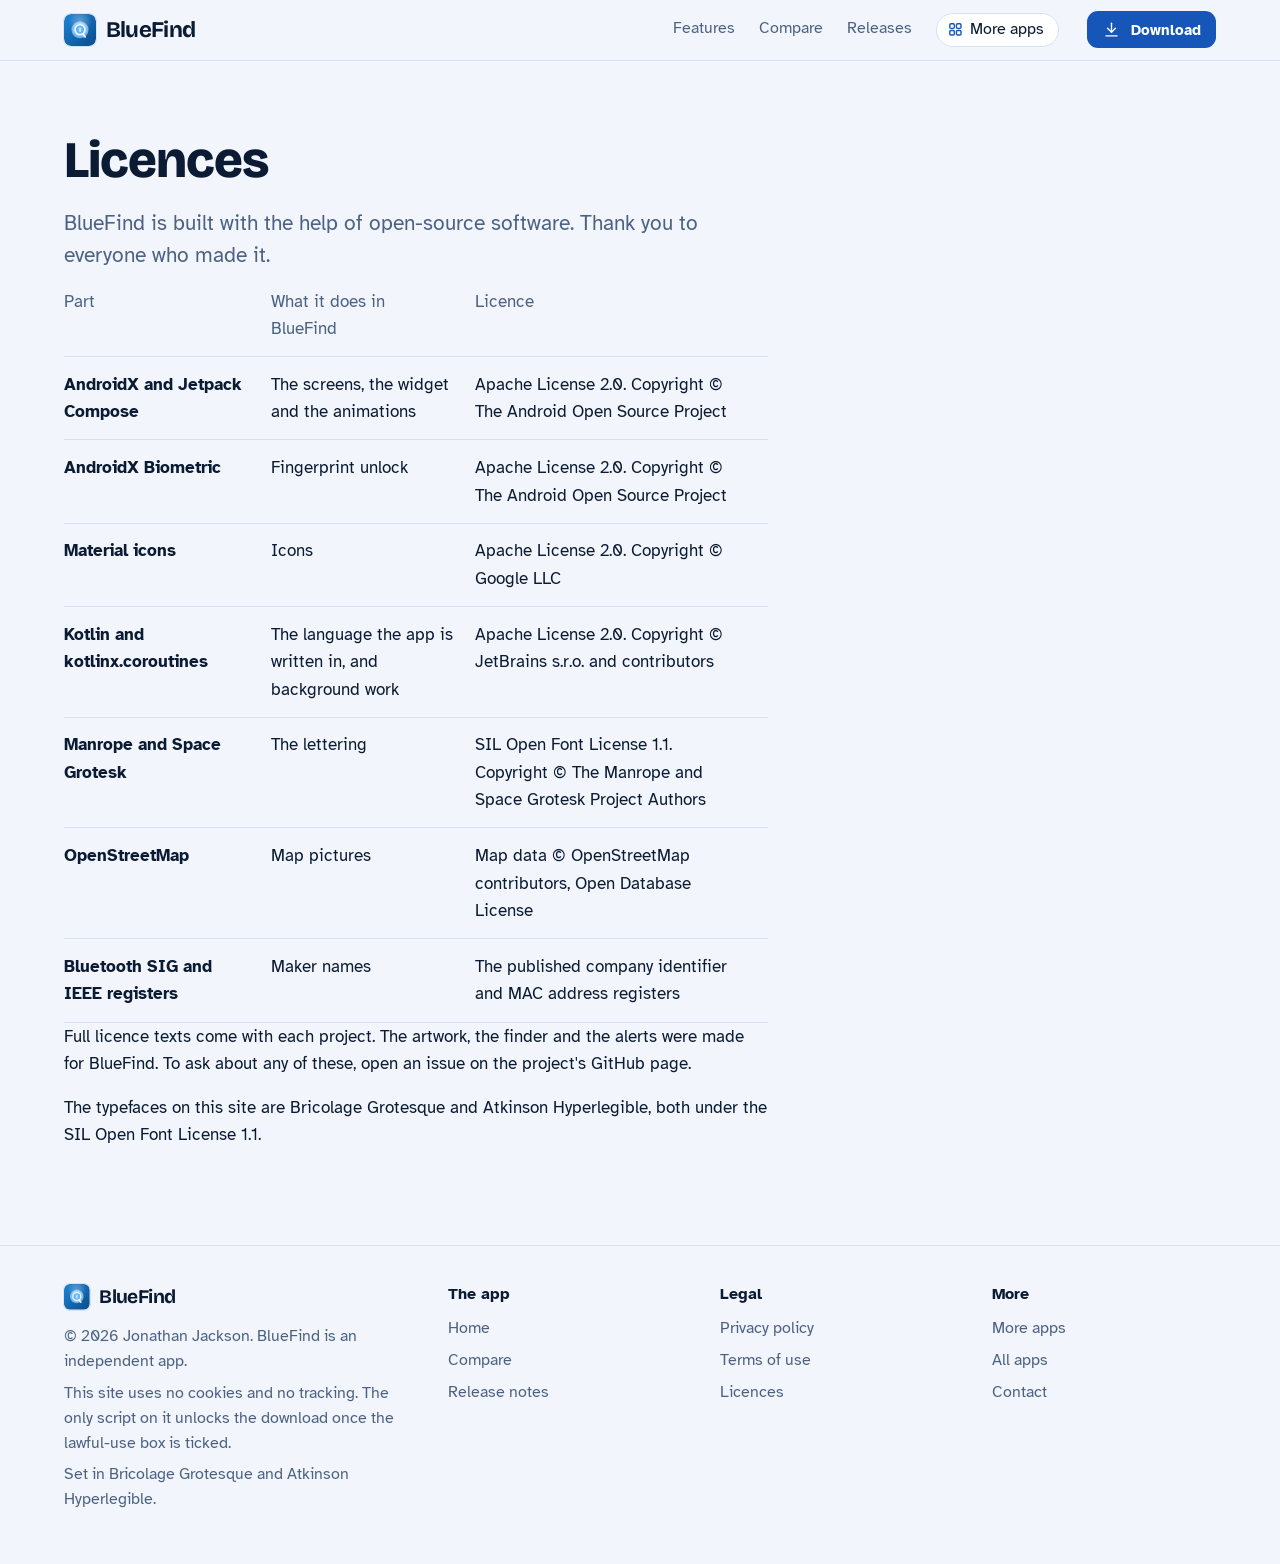
<file: licences.html>
<!DOCTYPE html>
<html lang="en-GB">
<head>
<meta charset="utf-8">
<meta name="viewport" content="width=device-width, initial-scale=1">
<title>BlueFind licences</title>
<meta name="description" content="The open-source parts inside BlueFind and their licences.">
<meta name="author" content="Jonathan Jackson">
<link rel="canonical" href="https://customgpter.github.io/bluefind/licences.html">
<meta name="theme-color" content="#f2f6fc" media="(prefers-color-scheme: light)">
<meta name="theme-color" content="#06142b" media="(prefers-color-scheme: dark)">
<meta property="og:type" content="website">
<meta property="og:site_name" content="BlueFind">
<meta property="og:title" content="BlueFind licences">
<meta property="og:description" content="The open-source parts inside BlueFind and their licences.">
<meta property="og:url" content="https://customgpter.github.io/bluefind/licences.html">
<meta property="og:image" content="https://customgpter.github.io/bluefind/assets/og.png">
<meta property="og:image:width" content="1200">
<meta property="og:image:height" content="630">
<meta property="og:image:alt" content="BlueFind&#x27;s device list: nearby Bluetooth devices with signal bars, makers and distances">
<meta property="og:locale" content="en_GB">
<meta name="twitter:card" content="summary_large_image">
<link rel="icon" href="./assets/favicon.svg" type="image/svg+xml">
<link rel="apple-touch-icon" href="./assets/apple-touch-icon.png">
<link rel="preload" href="./assets/fonts/bricolage-grotesque-latin.woff2" as="font" type="font/woff2" crossorigin>
<link rel="preload" href="./assets/fonts/atkinson-hyperlegible-latin-400-normal.woff2" as="font" type="font/woff2" crossorigin>
<link rel="stylesheet" href="./assets/site.css?v=1">
<link rel="stylesheet" href="./assets/house.css?v=1">
<link rel="stylesheet" href="./assets/apps-list.css?v=1">
<script src="./assets/apps-list.js?v=1" defer></script>
</head>
<body>
<a class="skip" href="#main">Skip to content</a>
<header class="masthead">
<div class="wrap">
<a class="brand" href="./" aria-label="BlueFind home"><svg viewBox="0 0 108 108" aria-hidden="true"><defs><linearGradient id="bfa" gradientUnits="userSpaceOnUse" x1="18" y1="18" x2="90" y2="90"><stop offset="0" stop-color="#1B7BCB"/><stop offset="1" stop-color="#0D5596"/></linearGradient><radialGradient id="bfb" gradientUnits="userSpaceOnUse" cx="54" cy="26" r="40"><stop offset="0" stop-color="#fff" stop-opacity=".33"/><stop offset="1" stop-color="#fff" stop-opacity="0"/></radialGradient><radialGradient id="bfc" gradientUnits="userSpaceOnUse" cx="54" cy="39.6" r="39.6"><stop offset="0" stop-color="#B7E0FF"/><stop offset=".6" stop-color="#7FC0F5"/><stop offset="1" stop-color="#6AB0EC"/></radialGradient><radialGradient id="bfd" gradientUnits="userSpaceOnUse" cx="54" cy="52.92" r="14.4"><stop offset="0" stop-color="#79C3FF"/><stop offset="1" stop-color="#5AAEF5"/></radialGradient></defs><rect width="108" height="108" rx="24" fill="url(#bfa)"/><rect width="108" height="108" rx="24" fill="url(#bfb)"/><circle cx="54" cy="52.92" r="28.8" fill="url(#bfc)"/><circle cx="54" cy="52.92" r="21.6" fill="#fff" fill-opacity=".35"/><path d="M63 65.88L71.28 77.76" stroke="#fff" stroke-width="5.4" stroke-linecap="round"/><circle cx="54" cy="52.92" r="18.36" fill="#fff"/><circle cx="54" cy="52.92" r="14.04" fill="url(#bfd)"/><path d="M50.4 49.75L57.6 56.09L54 60.12L54 45.72L57.6 49.75L50.4 56.09" fill="none" stroke="#fff" stroke-width="1.87" stroke-linecap="round" stroke-linejoin="round"/></svg><span>BlueFind</span></a>
<nav aria-label="Main"><ul><li><a href="./#features">Features</a></li><li><a href="./compare.html">Compare</a></li><li><a href="./releases.html">Releases</a></li><li><a class="more-apps" href="./more-apps.html"><svg class="ico" viewBox="0 0 24 24" aria-hidden="true"><rect x="4" y="4" width="6.5" height="6.5" rx="1.6"/><rect x="13.5" y="4" width="6.5" height="6.5" rx="1.6"/><rect x="4" y="13.5" width="6.5" height="6.5" rx="1.6"/><rect x="13.5" y="13.5" width="6.5" height="6.5" rx="1.6"/></svg>More apps</a></li></ul></nav>
<a class="button small" href="./#download"><svg class="ico" viewBox="0 0 24 24" aria-hidden="true"><path d="M12 4v11"/><path d="M7 10.5l5 5 5-5"/><path d="M5 20h14"/></svg>Download</a>
</div>
</header>
<main id="main" class="doc">
<div class="wrap">
<div class="measure">
<h1>Licences</h1>
<p class="lede">BlueFind is built with the help of open-source software. Thank you to everyone who made it.</p>
<div class="scroll"><table><thead><tr><th scope="col">Part</th><th scope="col">What it does in BlueFind</th><th scope="col">Licence</th></tr></thead><tbody><tr><th scope="row">AndroidX and Jetpack Compose</th><td>The screens, the widget and the animations</td><td>Apache License 2.0. Copyright &copy; The Android Open Source Project</td></tr><tr><th scope="row">AndroidX Biometric</th><td>Fingerprint unlock</td><td>Apache License 2.0. Copyright &copy; The Android Open Source Project</td></tr><tr><th scope="row">Material icons</th><td>Icons</td><td>Apache License 2.0. Copyright &copy; Google LLC</td></tr><tr><th scope="row">Kotlin and kotlinx.coroutines</th><td>The language the app is written in, and background work</td><td>Apache License 2.0. Copyright &copy; JetBrains s.r.o. and contributors</td></tr><tr><th scope="row">Manrope and Space Grotesk</th><td>The lettering</td><td>SIL Open Font License 1.1. Copyright &copy; The Manrope and Space Grotesk Project Authors</td></tr><tr><th scope="row">OpenStreetMap</th><td>Map pictures</td><td>Map data &copy; OpenStreetMap contributors, Open Database License</td></tr><tr><th scope="row">Bluetooth SIG and IEEE registers</th><td>Maker names</td><td>The published company identifier and MAC address registers</td></tr></tbody></table></div>
<p>Full licence texts come with each project. The artwork, the finder and the alerts were made for BlueFind. To ask about any of these, open an issue on the project's GitHub page.</p>
<p>The typefaces on this site are Bricolage Grotesque and Atkinson Hyperlegible, both under the SIL Open Font License 1.1.</p>
</div>
</div>
</main>
<footer class="colophon">
<div class="wrap">
<div>
<a class="brand" href="./" aria-label="BlueFind home"><svg viewBox="0 0 108 108" aria-hidden="true"><defs><linearGradient id="bfa" gradientUnits="userSpaceOnUse" x1="18" y1="18" x2="90" y2="90"><stop offset="0" stop-color="#1B7BCB"/><stop offset="1" stop-color="#0D5596"/></linearGradient><radialGradient id="bfb" gradientUnits="userSpaceOnUse" cx="54" cy="26" r="40"><stop offset="0" stop-color="#fff" stop-opacity=".33"/><stop offset="1" stop-color="#fff" stop-opacity="0"/></radialGradient><radialGradient id="bfc" gradientUnits="userSpaceOnUse" cx="54" cy="39.6" r="39.6"><stop offset="0" stop-color="#B7E0FF"/><stop offset=".6" stop-color="#7FC0F5"/><stop offset="1" stop-color="#6AB0EC"/></radialGradient><radialGradient id="bfd" gradientUnits="userSpaceOnUse" cx="54" cy="52.92" r="14.4"><stop offset="0" stop-color="#79C3FF"/><stop offset="1" stop-color="#5AAEF5"/></radialGradient></defs><rect width="108" height="108" rx="24" fill="url(#bfa)"/><rect width="108" height="108" rx="24" fill="url(#bfb)"/><circle cx="54" cy="52.92" r="28.8" fill="url(#bfc)"/><circle cx="54" cy="52.92" r="21.6" fill="#fff" fill-opacity=".35"/><path d="M63 65.88L71.28 77.76" stroke="#fff" stroke-width="5.4" stroke-linecap="round"/><circle cx="54" cy="52.92" r="18.36" fill="#fff"/><circle cx="54" cy="52.92" r="14.04" fill="url(#bfd)"/><path d="M50.4 49.75L57.6 56.09L54 60.12L54 45.72L57.6 49.75L50.4 56.09" fill="none" stroke="#fff" stroke-width="1.87" stroke-linecap="round" stroke-linejoin="round"/></svg><span>BlueFind</span></a>
<p>&copy; 2026 Jonathan Jackson. BlueFind is an independent app.</p>
<p>This site uses no cookies and no tracking. The only script on it unlocks the download once the lawful-use box is ticked.</p>
<p>Set in Bricolage Grotesque and Atkinson Hyperlegible.</p>
</div>
<nav aria-label="The app"><h2>The app</h2><ul>
<li><a href="./">Home</a></li>
<li><a href="./compare.html">Compare</a></li>
<li><a href="./releases.html">Release notes</a></li>

</ul></nav>
<nav aria-label="Legal"><h2>Legal</h2><ul>
<li><a href="./privacy.html">Privacy policy</a></li>
<li><a href="./terms.html">Terms of use</a></li>
<li><a href="./licences.html">Licences</a></li>
</ul></nav>
<nav aria-label="More"><h2>More</h2><ul>
<li><a href="./more-apps.html">More apps</a></li>
<li><a href="https://customgpter.github.io/">All apps</a></li>
<li><a href="https://github.com/CustomGPTer/bluefind/issues">Contact</a></li>
</ul></nav>
</div>
</footer>
</body>
</html>
</file>
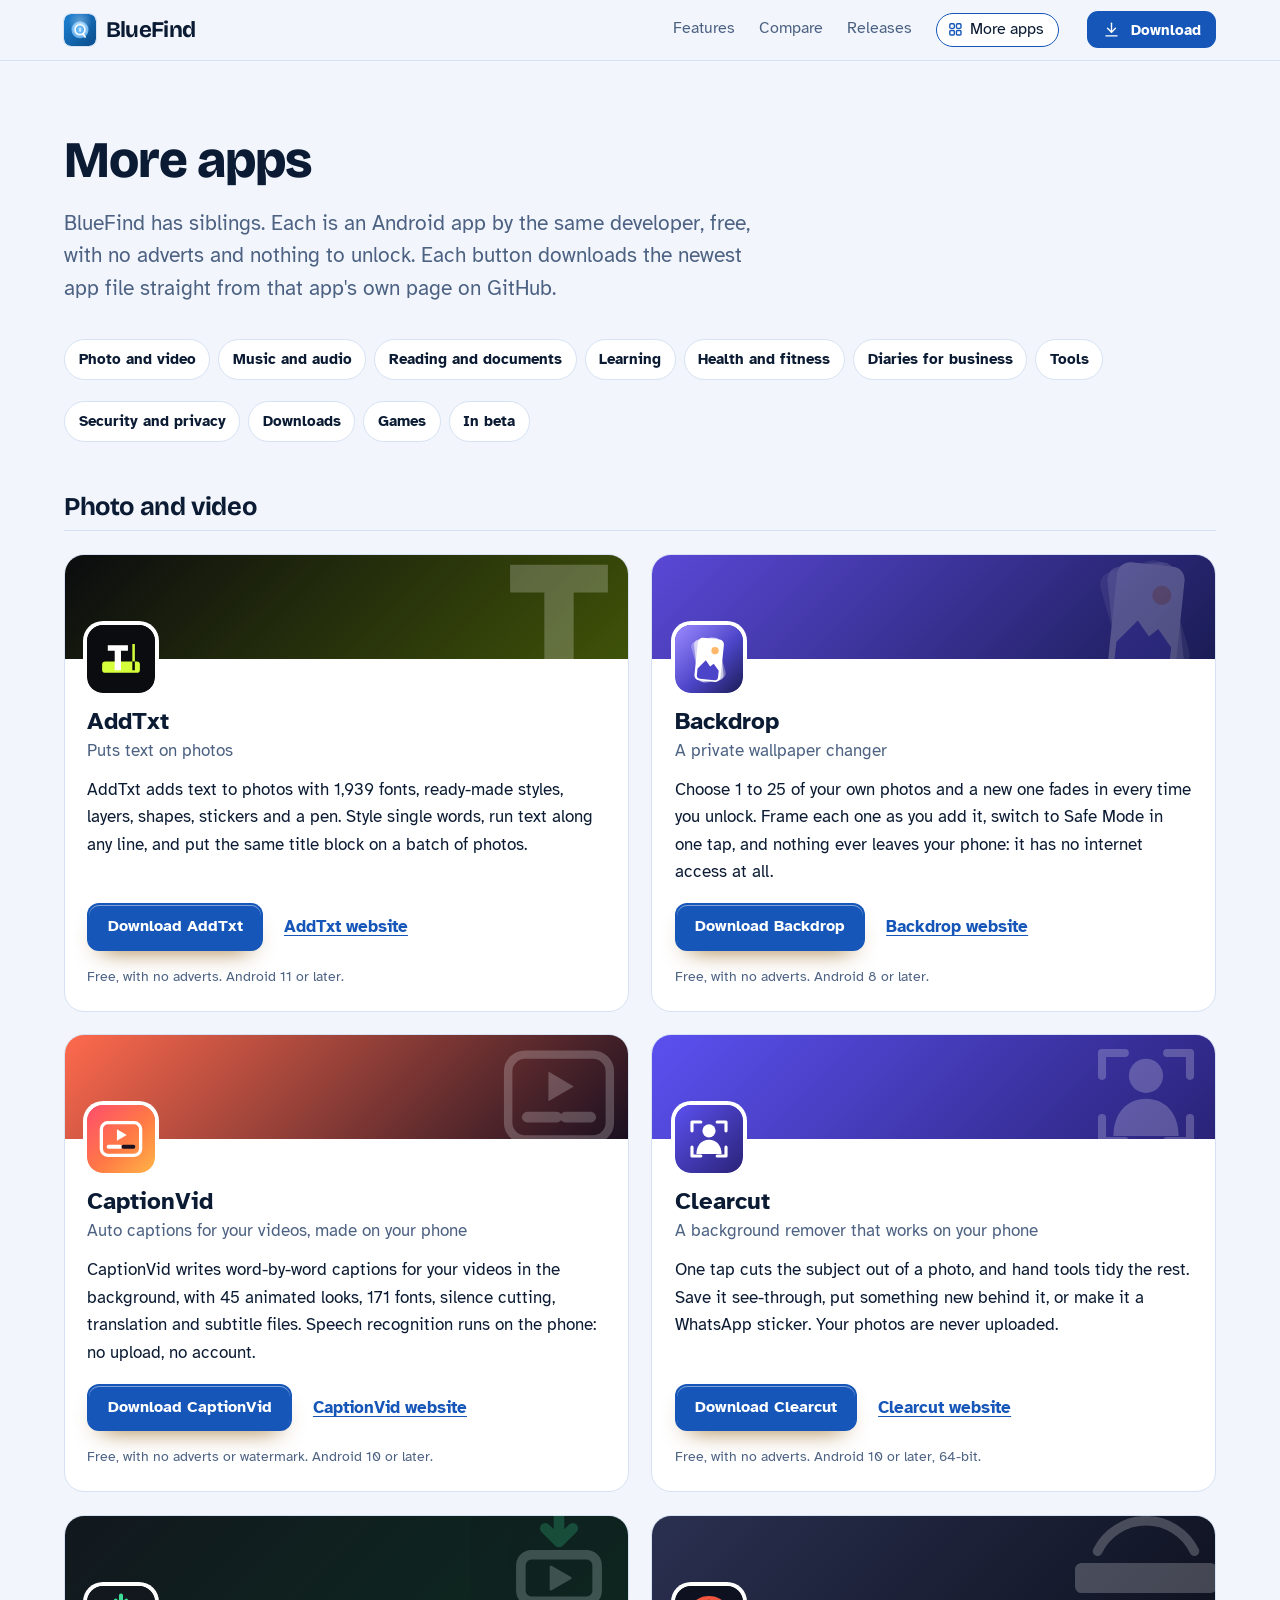
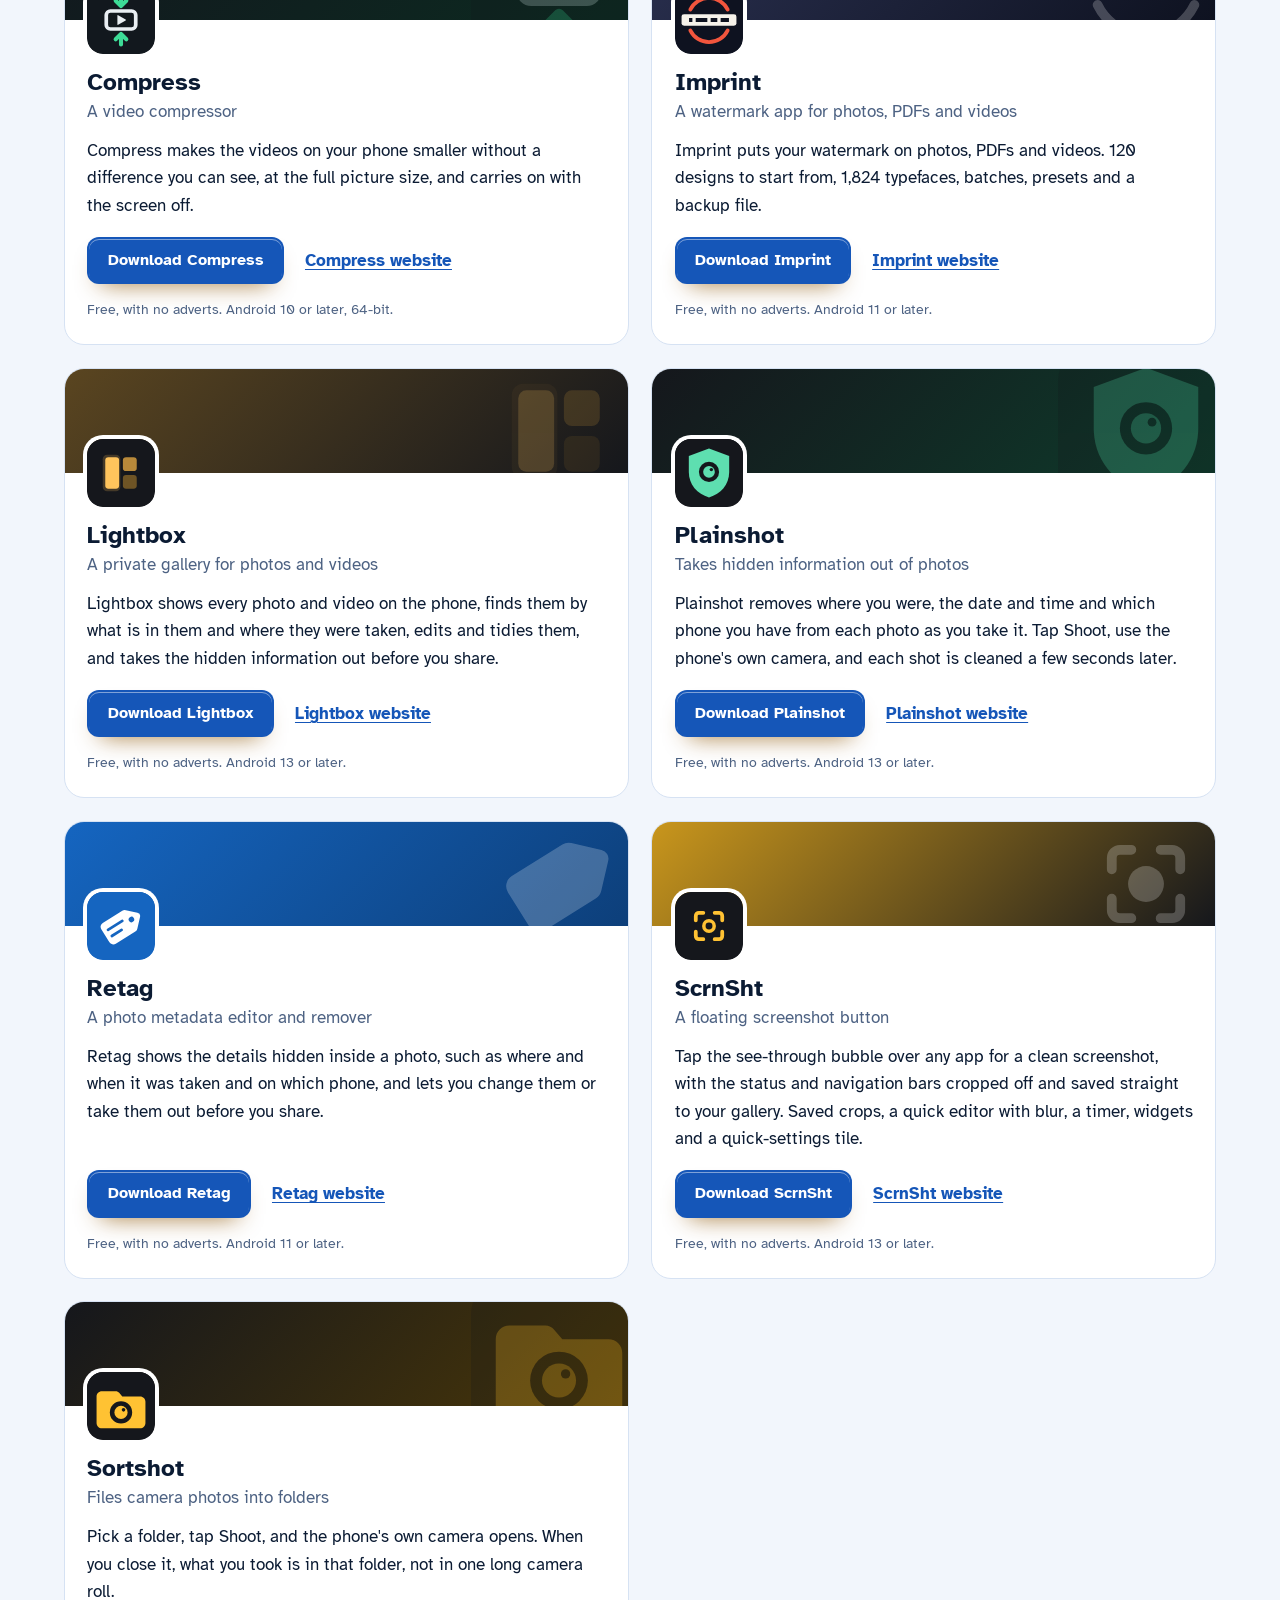
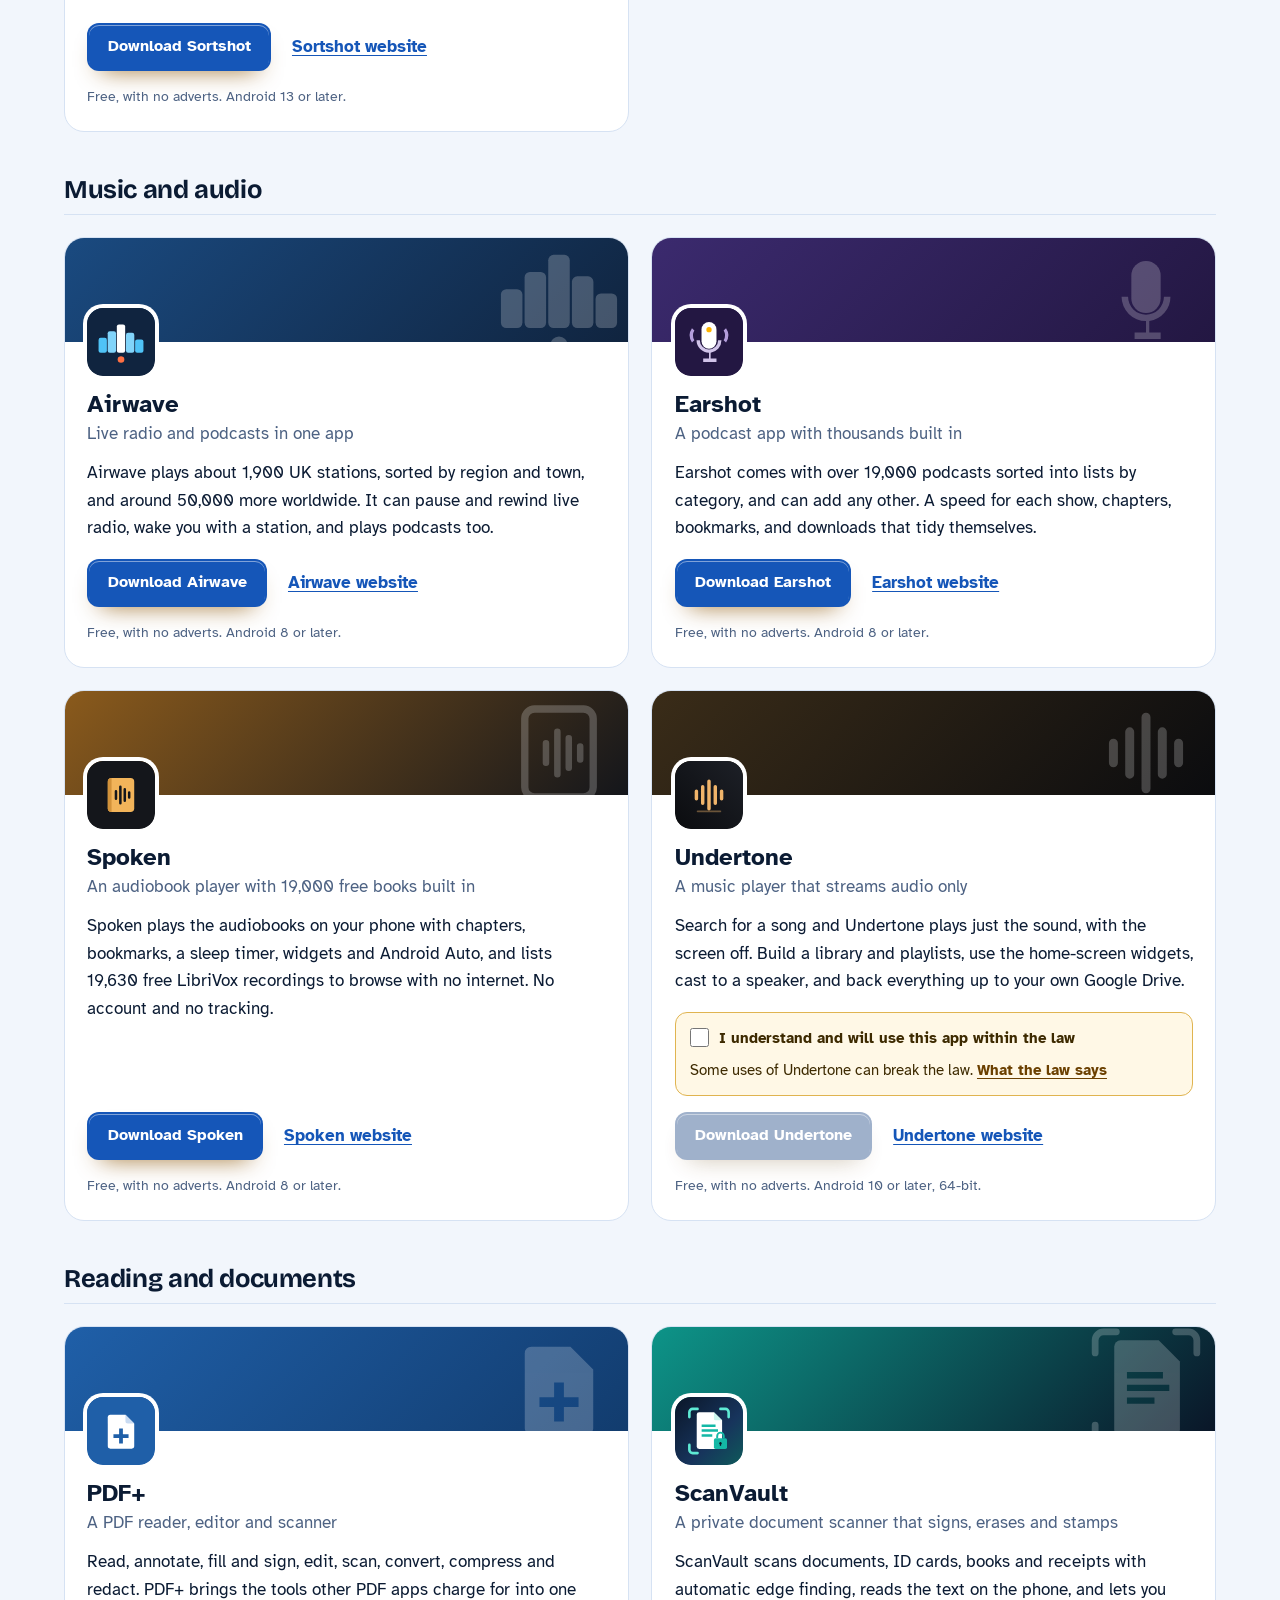
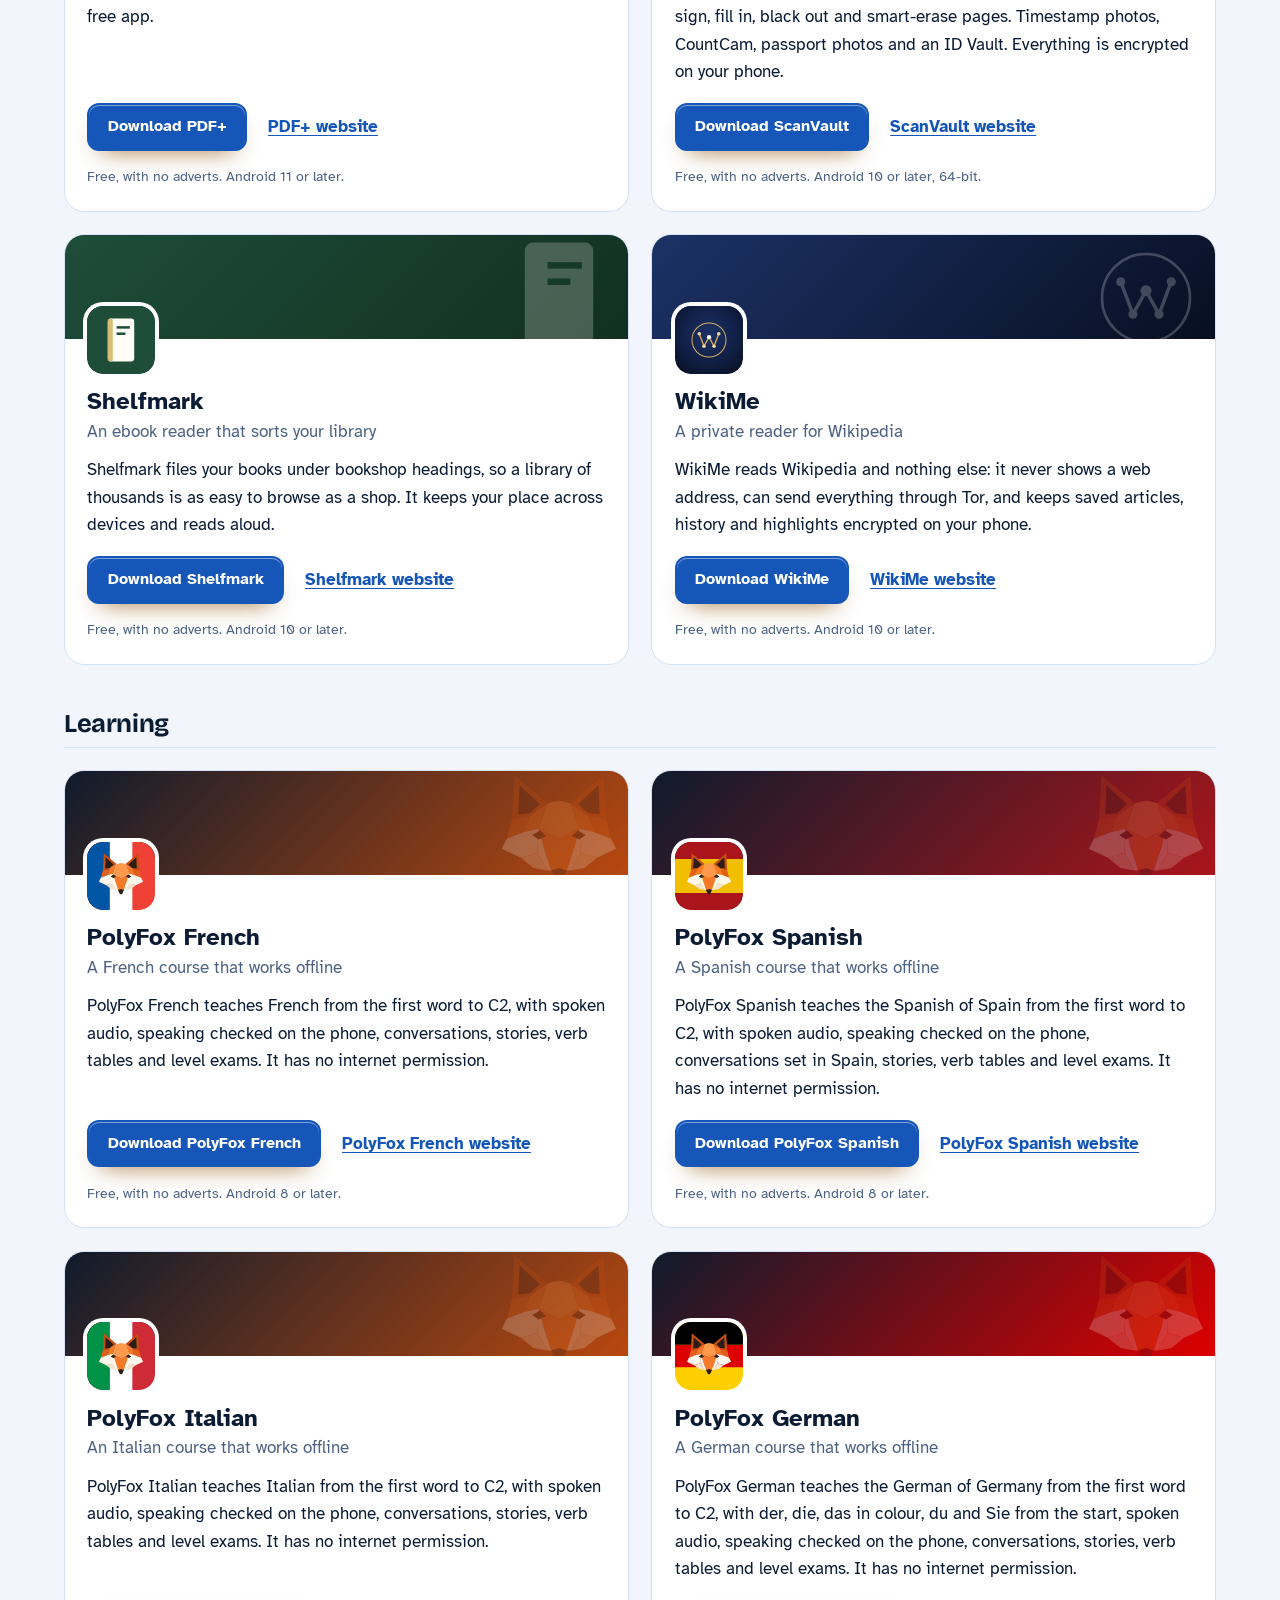
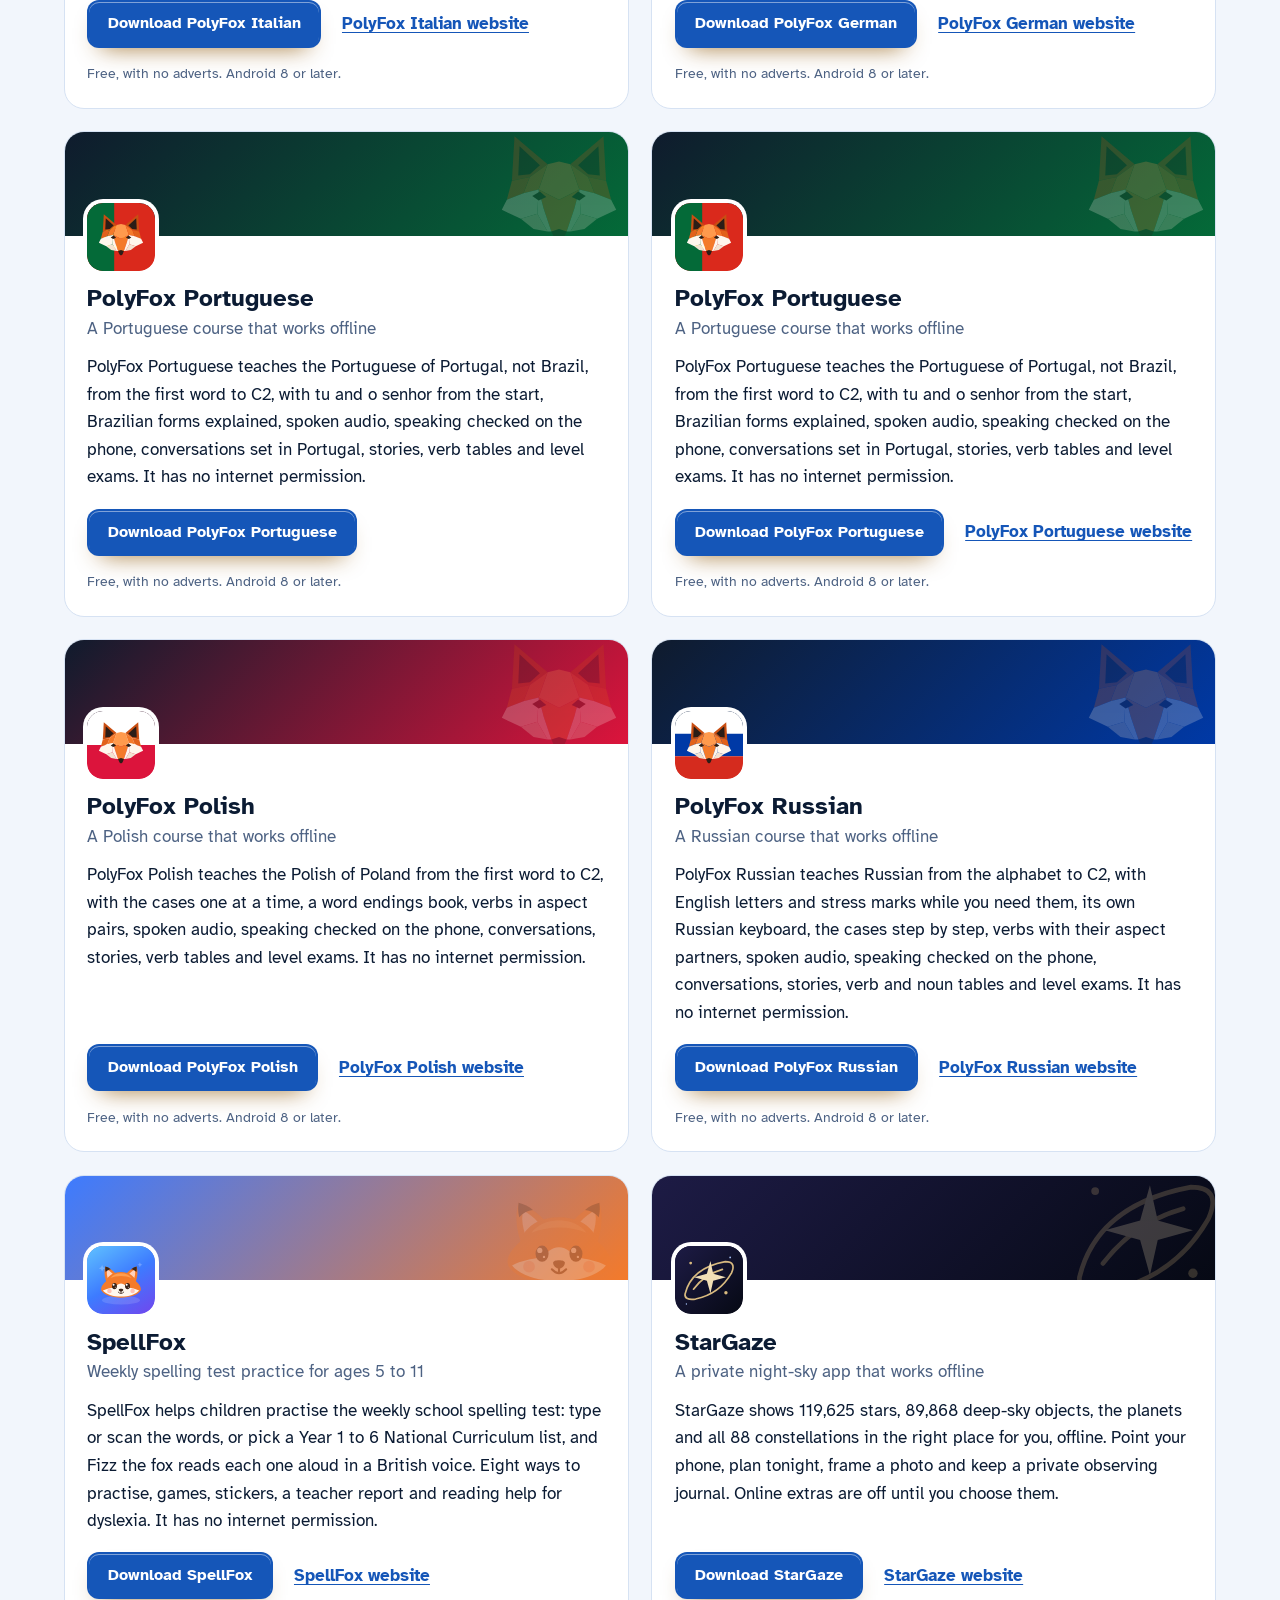
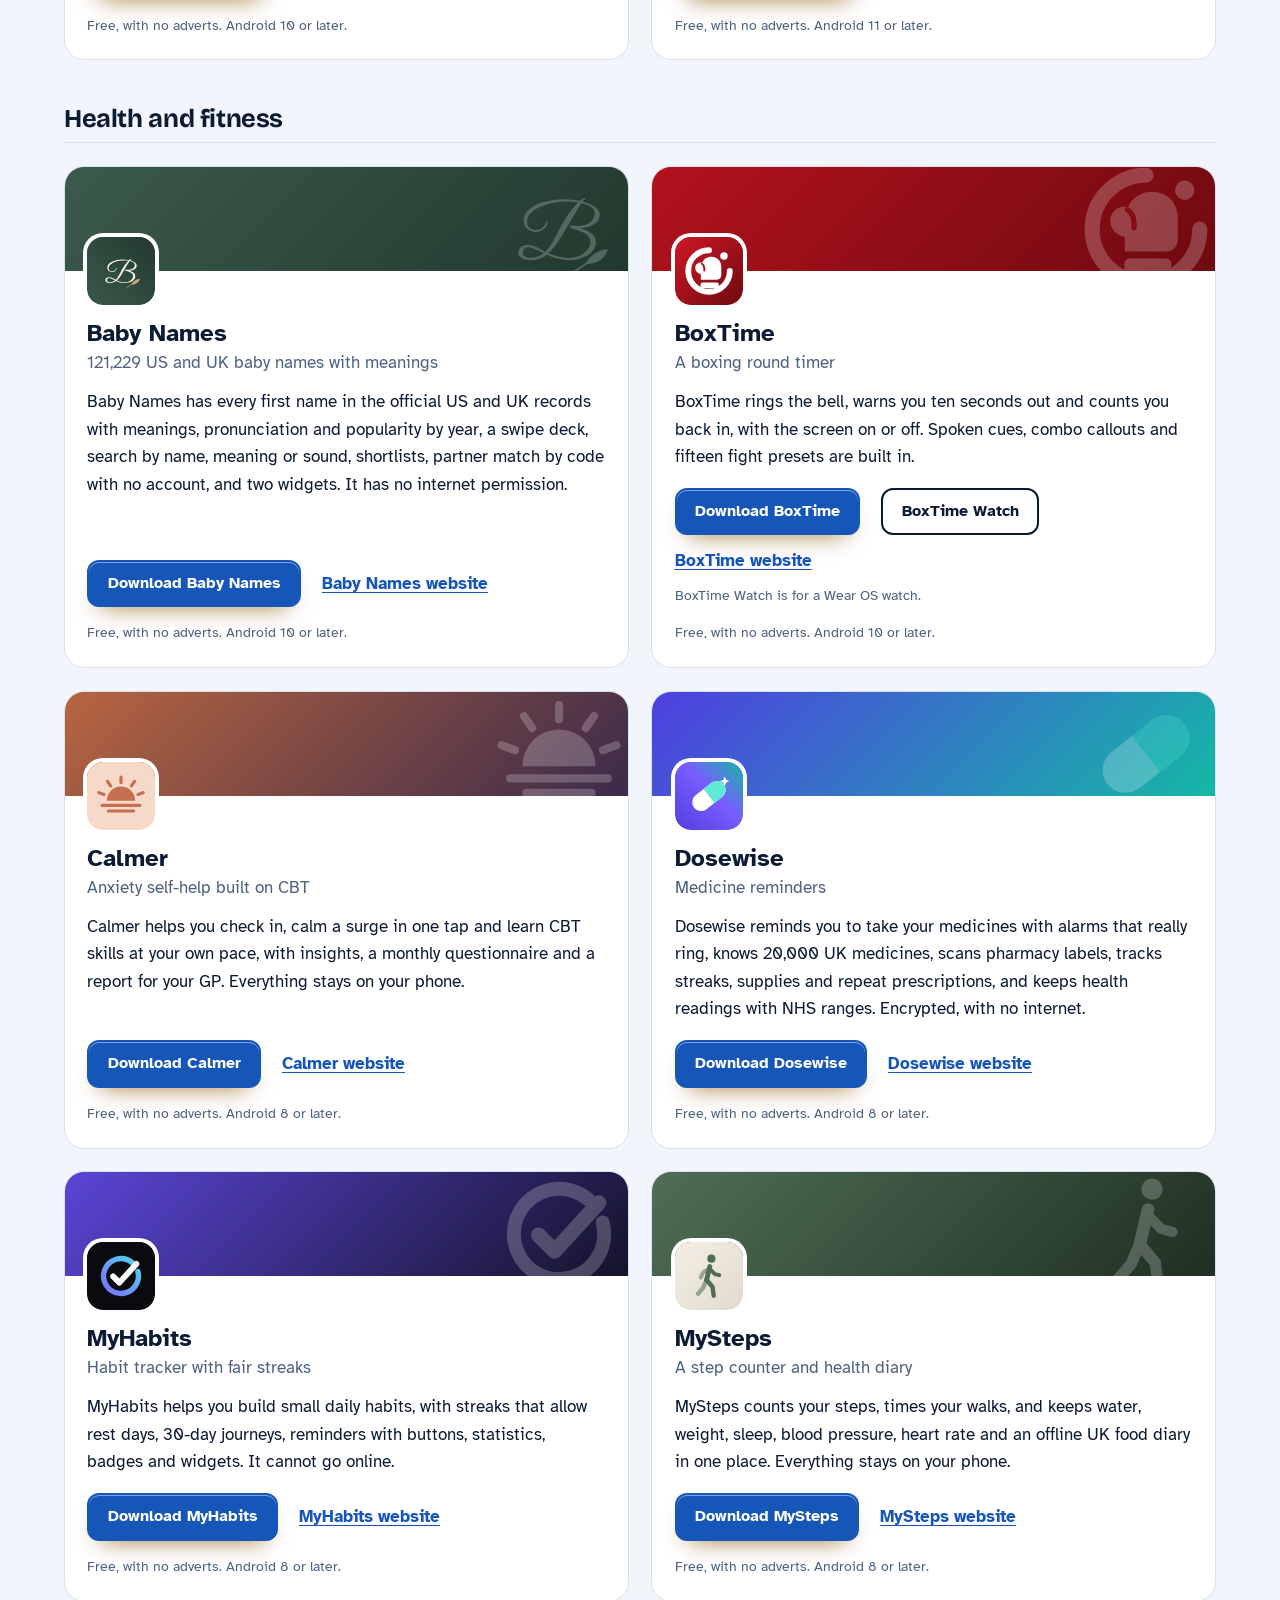
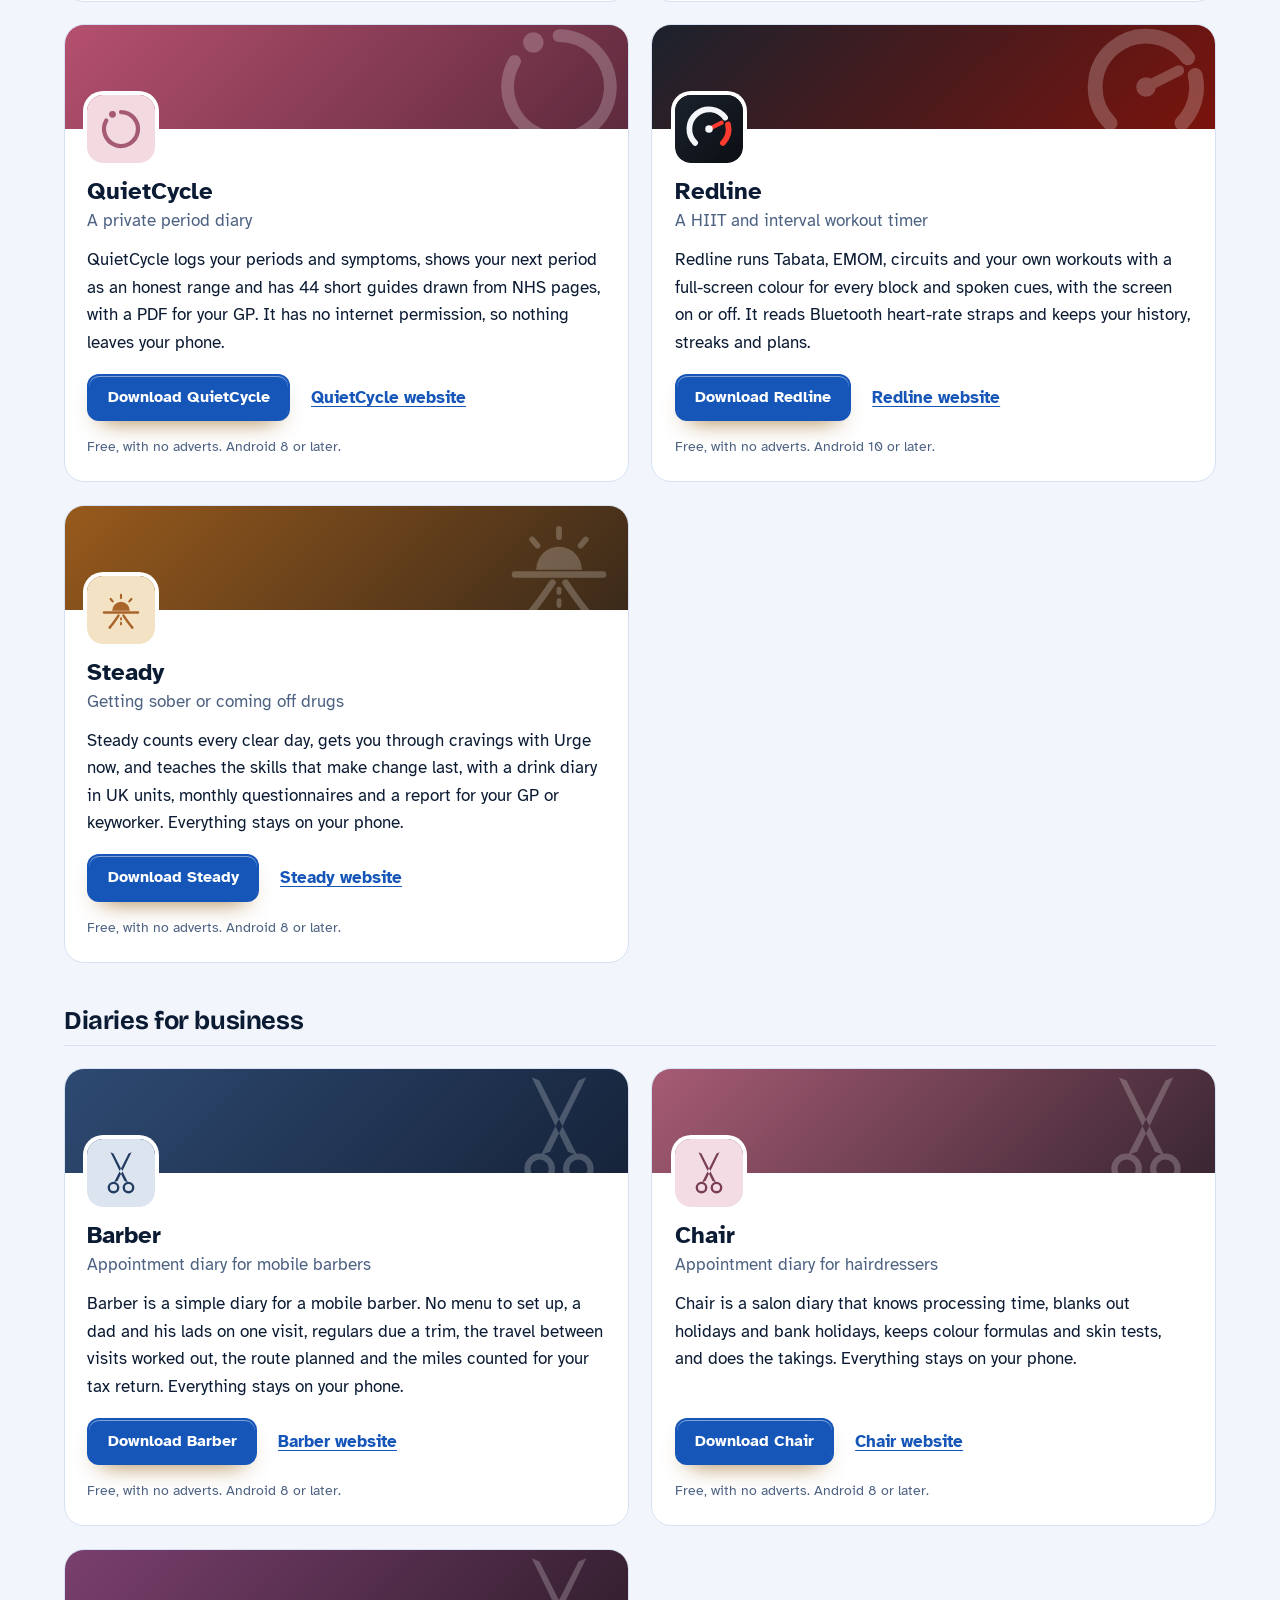
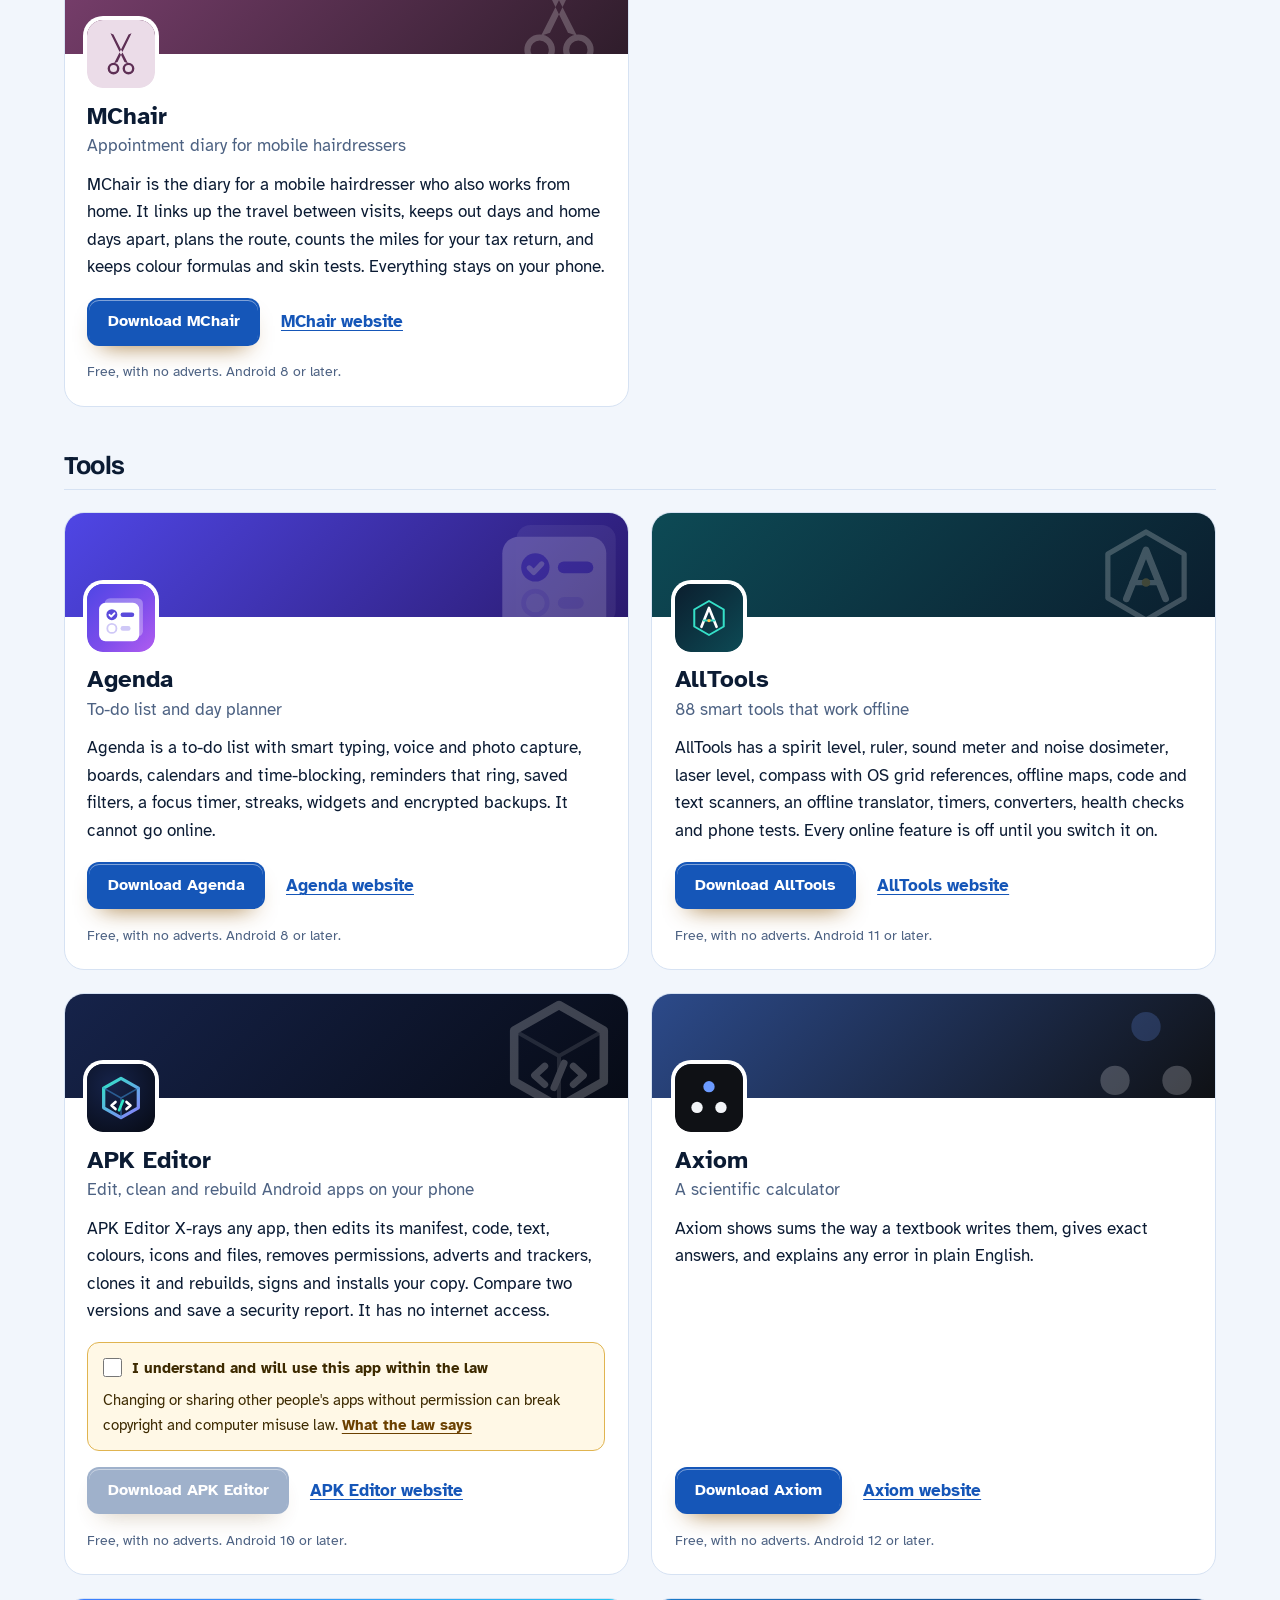
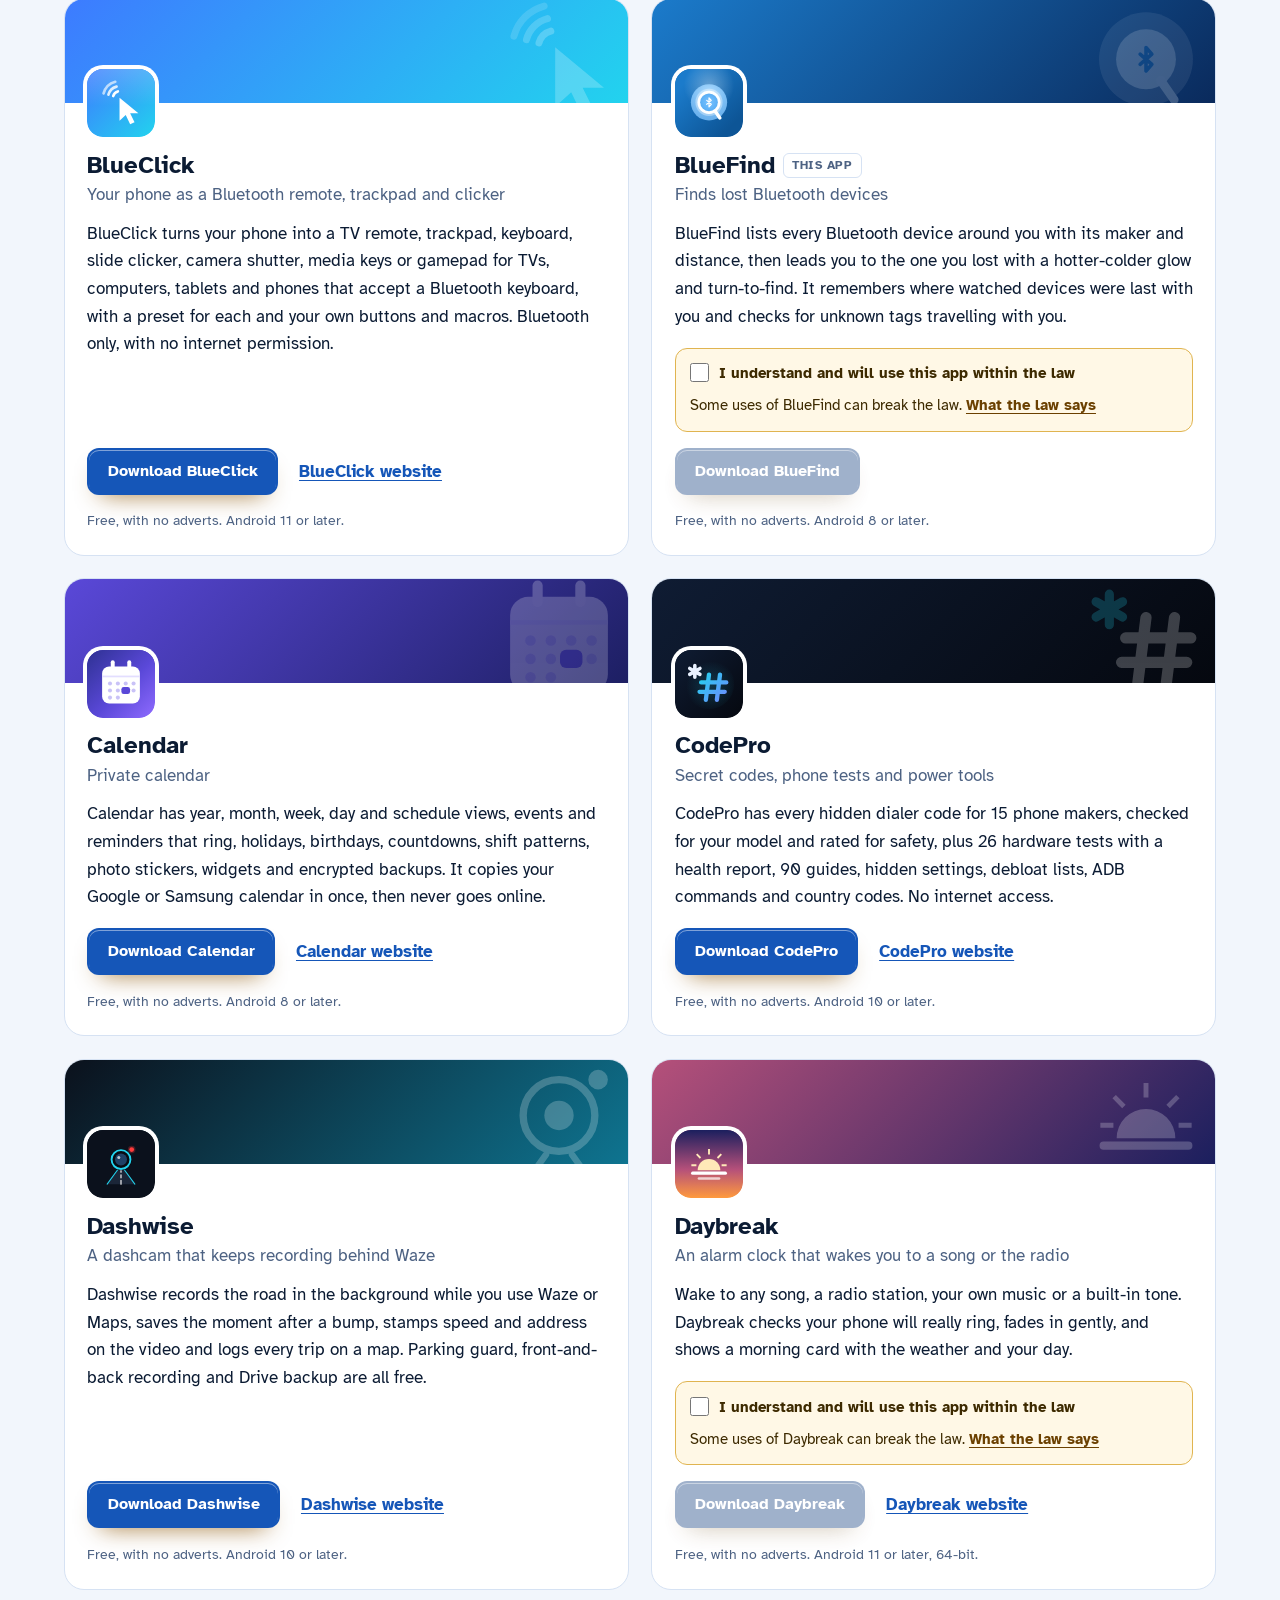
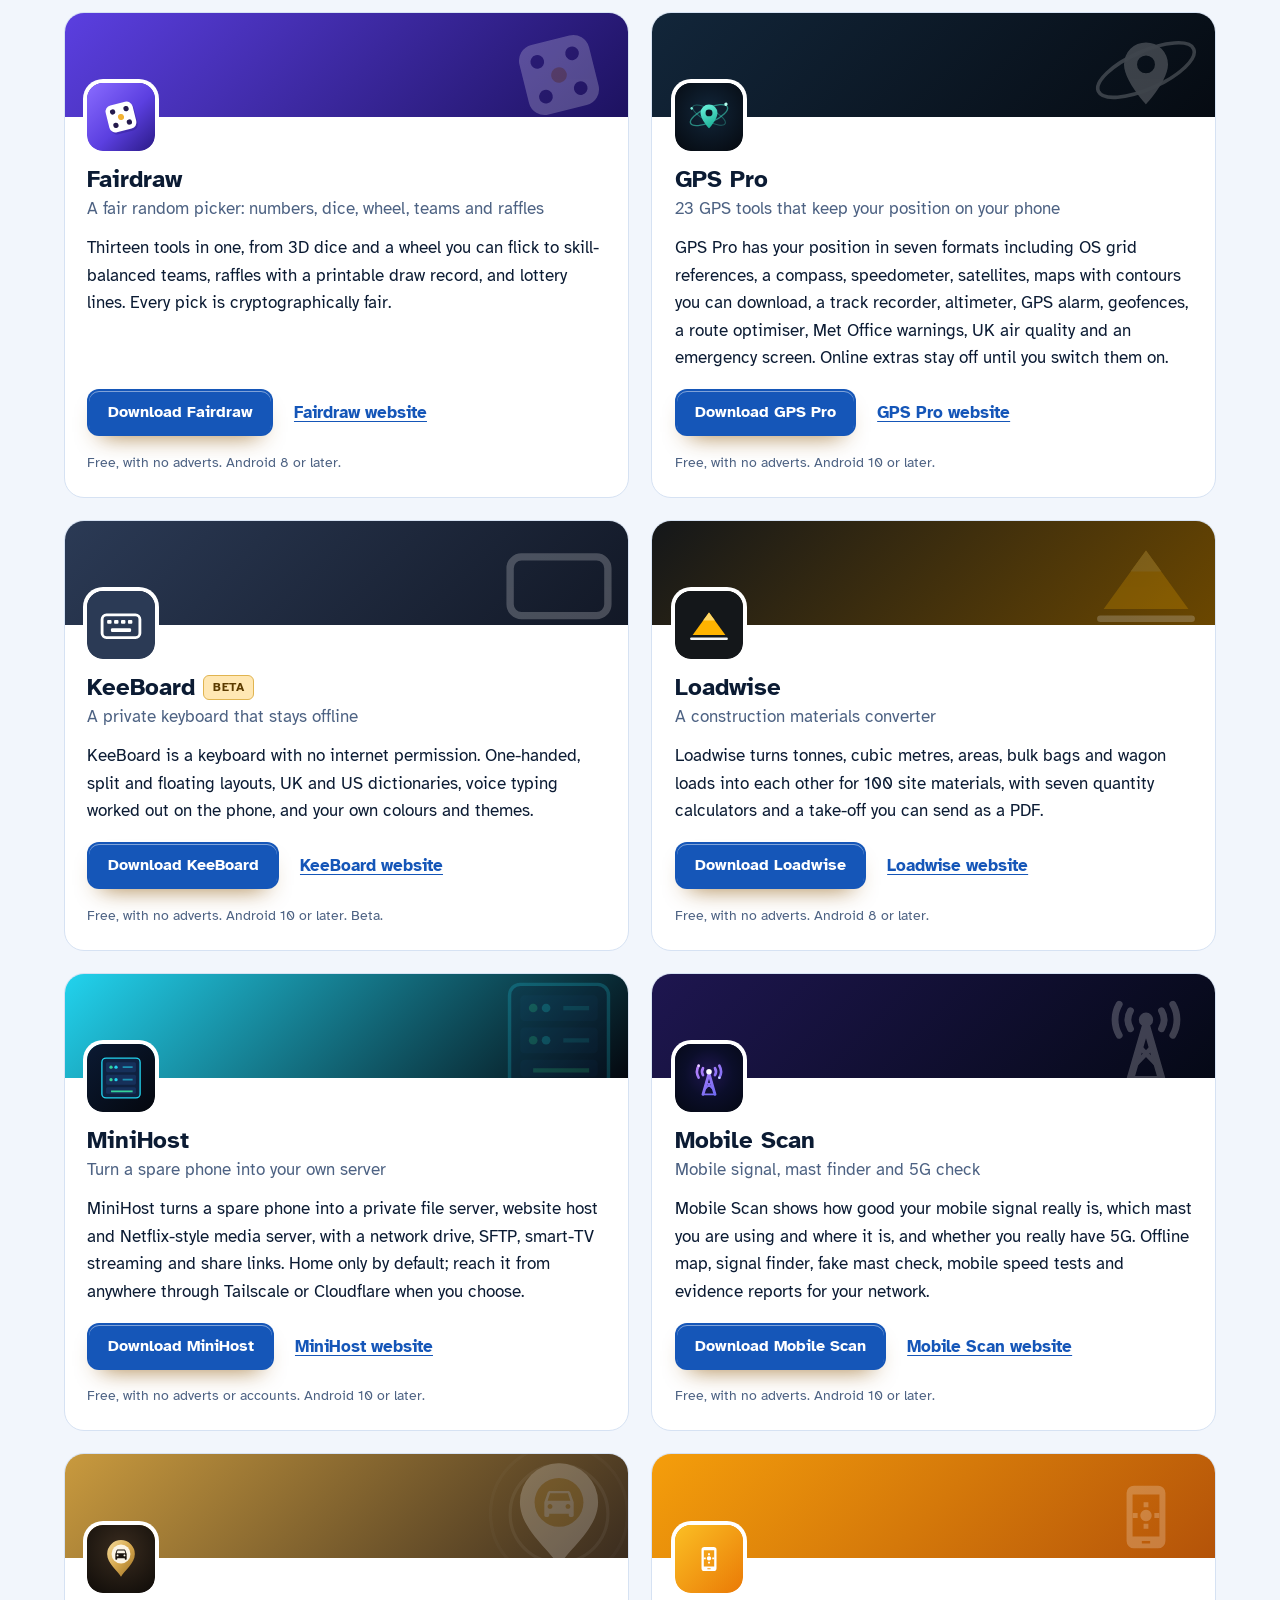
<file: more-apps.html>
<!DOCTYPE html>
<html lang="en-GB">
<head>
<meta charset="utf-8">
<meta name="viewport" content="width=device-width, initial-scale=1">
<title>More free Android apps from the maker of BlueFind</title>
<meta name="description" content="All 99 free Android apps from the maker of BlueFind, in one list by category, each with its download and a link to its website.">
<meta name="author" content="Jonathan Jackson">
<link rel="canonical" href="https://customgpter.github.io/bluefind/more-apps.html">
<meta name="theme-color" content="#f2f6fc" media="(prefers-color-scheme: light)">
<meta name="theme-color" content="#06142b" media="(prefers-color-scheme: dark)">
<meta property="og:type" content="website">
<meta property="og:site_name" content="BlueFind">
<meta property="og:title" content="More free Android apps from the maker of BlueFind">
<meta property="og:description" content="All 99 free Android apps from the maker of BlueFind, in one list by category, each with its download and a link to its website.">
<meta property="og:url" content="https://customgpter.github.io/bluefind/more-apps.html">
<meta property="og:image" content="https://customgpter.github.io/bluefind/assets/og.png">
<meta property="og:image:width" content="1200">
<meta property="og:image:height" content="630">
<meta property="og:image:alt" content="BlueFind&#x27;s device list: nearby Bluetooth devices with signal bars, makers and distances">
<meta property="og:locale" content="en_GB">
<meta name="twitter:card" content="summary_large_image">
<link rel="icon" href="./assets/favicon.svg" type="image/svg+xml">
<link rel="apple-touch-icon" href="./assets/apple-touch-icon.png">
<link rel="preload" href="./assets/fonts/bricolage-grotesque-latin.woff2" as="font" type="font/woff2" crossorigin>
<link rel="preload" href="./assets/fonts/atkinson-hyperlegible-latin-400-normal.woff2" as="font" type="font/woff2" crossorigin>
<link rel="stylesheet" href="./assets/site.css?v=1">
<link rel="stylesheet" href="./assets/house.css?v=1">
<script type="application/ld+json">{"@context":"https://schema.org","@type":"ItemList","name":"Apps from the maker of BlueFind","url":"https://customgpter.github.io/bluefind/more-apps.html","itemListElement":[{"@type":"ListItem","position":1,"name":"AddTxt","url":"https://customgpter.github.io/addtxt/"},{"@type":"ListItem","position":2,"name":"Backdrop","url":"https://customgpter.github.io/backdrop/"},{"@type":"ListItem","position":3,"name":"CaptionVid","url":"https://customgpter.github.io/captionvid/"},{"@type":"ListItem","position":4,"name":"Clearcut","url":"https://customgpter.github.io/clearcut/"},{"@type":"ListItem","position":5,"name":"Compress","url":"https://customgpter.github.io/compress/"},{"@type":"ListItem","position":6,"name":"Imprint","url":"https://customgpter.github.io/imprint/"},{"@type":"ListItem","position":7,"name":"Lightbox","url":"https://customgpter.github.io/lightbox/"},{"@type":"ListItem","position":8,"name":"Plainshot","url":"https://customgpter.github.io/plainshot/"},{"@type":"ListItem","position":9,"name":"Retag","url":"https://customgpter.github.io/retag/"},{"@type":"ListItem","position":10,"name":"ScrnSht","url":"https://customgpter.github.io/scrnsht/"},{"@type":"ListItem","position":11,"name":"Sortshot","url":"https://customgpter.github.io/sortshot/"},{"@type":"ListItem","position":12,"name":"Airwave","url":"https://customgpter.github.io/airwave/"},{"@type":"ListItem","position":13,"name":"Earshot","url":"https://customgpter.github.io/earshot/"},{"@type":"ListItem","position":14,"name":"Spoken","url":"https://customgpter.github.io/spoken/"},{"@type":"ListItem","position":15,"name":"Undertone","url":"https://customgpter.github.io/undertone/"},{"@type":"ListItem","position":16,"name":"PDF+","url":"https://customgpter.github.io/pdfplus/"},{"@type":"ListItem","position":17,"name":"ScanVault","url":"https://customgpter.github.io/scanvault/"},{"@type":"ListItem","position":18,"name":"Shelfmark","url":"https://customgpter.github.io/shelfmark/"},{"@type":"ListItem","position":19,"name":"WikiMe","url":"https://customgpter.github.io/wikime/"},{"@type":"ListItem","position":20,"name":"PolyFox French","url":"https://customgpter.github.io/polyfox/"},{"@type":"ListItem","position":21,"name":"PolyFox German","url":"https://customgpter.github.io/polyfox-german/"},{"@type":"ListItem","position":22,"name":"PolyFox Portuguese","url":"https://customgpter.github.io/polyfox-portuguese/"},{"@type":"ListItem","position":23,"name":"PolyFox Polish","url":"https://customgpter.github.io/polyfox-polish/"},{"@type":"ListItem","position":24,"name":"PolyFox Russian","url":"https://customgpter.github.io/polyfox-russian/"},{"@type":"ListItem","position":25,"name":"SpellFox","url":"https://customgpter.github.io/spellfox/"},{"@type":"ListItem","position":26,"name":"StarGaze","url":"https://customgpter.github.io/stargaze/"},{"@type":"ListItem","position":27,"name":"Baby Names","url":"https://customgpter.github.io/babynames/"},{"@type":"ListItem","position":28,"name":"BoxTime","url":"https://customgpter.github.io/boxtime/"},{"@type":"ListItem","position":29,"name":"Calmer","url":"https://customgpter.github.io/calmer/"},{"@type":"ListItem","position":30,"name":"Dosewise","url":"https://customgpter.github.io/dosewise/"},{"@type":"ListItem","position":31,"name":"MyHabits","url":"https://customgpter.github.io/myhabits/"},{"@type":"ListItem","position":32,"name":"MySteps","url":"https://customgpter.github.io/mysteps/"},{"@type":"ListItem","position":33,"name":"QuietCycle","url":"https://customgpter.github.io/quietcycle/"},{"@type":"ListItem","position":34,"name":"Redline","url":"https://customgpter.github.io/redline/"},{"@type":"ListItem","position":35,"name":"Steady","url":"https://customgpter.github.io/steady/"},{"@type":"ListItem","position":36,"name":"Barber","url":"https://customgpter.github.io/barber/"},{"@type":"ListItem","position":37,"name":"Chair","url":"https://customgpter.github.io/chair/"},{"@type":"ListItem","position":38,"name":"MChair","url":"https://customgpter.github.io/mchair/"},{"@type":"ListItem","position":39,"name":"Agenda","url":"https://customgpter.github.io/agenda/"},{"@type":"ListItem","position":40,"name":"AllTools","url":"https://customgpter.github.io/alltools/"},{"@type":"ListItem","position":41,"name":"APK Editor","url":"https://customgpter.github.io/apkeditor/"},{"@type":"ListItem","position":42,"name":"Axiom","url":"https://customgpter.github.io/axiom/"},{"@type":"ListItem","position":43,"name":"BlueClick","url":"https://customgpter.github.io/blueclick/"},{"@type":"ListItem","position":44,"name":"BlueFind","url":"https://customgpter.github.io/bluefind/"},{"@type":"ListItem","position":45,"name":"Calendar","url":"https://customgpter.github.io/calendar/"},{"@type":"ListItem","position":46,"name":"CodePro","url":"https://customgpter.github.io/codepro/"},{"@type":"ListItem","position":47,"name":"Dashwise","url":"https://customgpter.github.io/dashwise/"},{"@type":"ListItem","position":48,"name":"Daybreak","url":"https://customgpter.github.io/daybreak/"},{"@type":"ListItem","position":49,"name":"Fairdraw","url":"https://customgpter.github.io/fairdraw/"},{"@type":"ListItem","position":50,"name":"GPS Pro","url":"https://customgpter.github.io/gpspro/"},{"@type":"ListItem","position":51,"name":"KeeBoard","url":"https://customgpter.github.io/keeboard/"},{"@type":"ListItem","position":52,"name":"Loadwise","url":"https://customgpter.github.io/loadwise/"},{"@type":"ListItem","position":53,"name":"MiniHost","url":"https://customgpter.github.io/minihost/"},{"@type":"ListItem","position":54,"name":"Mobile Scan","url":"https://customgpter.github.io/mobilescan/"},{"@type":"ListItem","position":55,"name":"Parkwise","url":"https://customgpter.github.io/parkwise/"},{"@type":"ListItem","position":56,"name":"Pocketmind","url":"https://customgpter.github.io/pocketmind/"},{"@type":"ListItem","position":57,"name":"Refine","url":"https://customgpter.github.io/refine/"},{"@type":"ListItem","position":58,"name":"Shiftwise","url":"https://customgpter.github.io/shiftwise/"},{"@type":"ListItem","position":59,"name":"SimpleCalc","url":"https://customgpter.github.io/simplecalc/"},{"@type":"ListItem","position":60,"name":"Skyline","url":"https://customgpter.github.io/skyline/"},{"@type":"ListItem","position":61,"name":"Slipway","url":"https://customgpter.github.io/slipway/"},{"@type":"ListItem","position":62,"name":"Tagger","url":"https://customgpter.github.io/tagger/"},{"@type":"ListItem","position":63,"name":"TotalClean","url":"https://customgpter.github.io/totalclean/"},{"@type":"ListItem","position":64,"name":"TVLink","url":"https://customgpter.github.io/tvlink/"},{"@type":"ListItem","position":65,"name":"Unbox","url":"https://customgpter.github.io/unbox/"},{"@type":"ListItem","position":66,"name":"WhatsKeep","url":"https://customgpter.github.io/whatskeep/"},{"@type":"ListItem","position":67,"name":"WiFi Scan","url":"https://customgpter.github.io/wifiscan/"},{"@type":"ListItem","position":68,"name":"Auditly","url":"https://customgpter.github.io/auditly/"},{"@type":"ListItem","position":69,"name":"Backchannel","url":"https://customgpter.github.io/backchannel/"},{"@type":"ListItem","position":70,"name":"ENotes","url":"https://customgpter.github.io/enotes/"},{"@type":"ListItem","position":71,"name":"FindMe","url":"https://customgpter.github.io/findme/"},{"@type":"ListItem","position":72,"name":"iLock","url":"https://customgpter.github.io/ilock/"},{"@type":"ListItem","position":73,"name":"ImSafe","url":"https://customgpter.github.io/imsafe/"},{"@type":"ListItem","position":74,"name":"IShred","url":"https://customgpter.github.io/ishred/"},{"@type":"ListItem","position":75,"name":"LockBox","url":"https://customgpter.github.io/lockbox/"},{"@type":"ListItem","position":76,"name":"PassVault","url":"https://customgpter.github.io/passvault/"},{"@type":"ListItem","position":77,"name":"SpyFind","url":"https://customgpter.github.io/spyfind/"},{"@type":"ListItem","position":78,"name":"TextWipe","url":"https://customgpter.github.io/textwipe/"},{"@type":"ListItem","position":79,"name":"Tracewire","url":"https://customgpter.github.io/tracewire/"},{"@type":"ListItem","position":80,"name":"Vigil","url":"https://customgpter.github.io/vigil/"},{"@type":"ListItem","position":81,"name":"Grab","url":"https://customgpter.github.io/grab/"},{"@type":"ListItem","position":82,"name":"Swarm","url":"https://customgpter.github.io/swarm/"},{"@type":"ListItem","position":83,"name":"Plane Games","url":"https://customgpter.github.io/plane-games/"},{"@type":"ListItem","position":84,"name":"Ninefold","url":"https://customgpter.github.io/ninefold/"},{"@type":"ListItem","position":85,"name":"Cubewise","url":"https://customgpter.github.io/cubewise/"},{"@type":"ListItem","position":86,"name":"Tilewise","url":"https://customgpter.github.io/tilewise/"},{"@type":"ListItem","position":87,"name":"Letterwise","url":"https://customgpter.github.io/letterwise/"},{"@type":"ListItem","position":88,"name":"Kingside","url":"https://customgpter.github.io/kingside/"},{"@type":"ListItem","position":89,"name":"Deckhand","url":"https://customgpter.github.io/deckhand/"},{"@type":"ListItem","position":90,"name":"SNESForge","url":"https://customgpter.github.io/snesforge/"},{"@type":"ListItem","position":91,"name":"Fame Boy","url":"https://customgpter.github.io/fameboy/"},{"@type":"ListItem","position":92,"name":"PSPPro","url":"https://customgpter.github.io/psppro/"},{"@type":"ListItem","position":93,"name":"MegaGen","url":"https://customgpter.github.io/megagen/"},{"@type":"ListItem","position":94,"name":"QVR","url":"https://customgpter.github.io/qvr/"},{"@type":"ListItem","position":95,"name":"QVR Watch","url":"https://customgpter.github.io/qvr-watch/"},{"@type":"ListItem","position":96,"name":"QVRLite","url":"https://customgpter.github.io/qvrlite/"},{"@type":"ListItem","position":97,"name":"Onionz","url":"https://customgpter.github.io/onionz/"},{"@type":"ListItem","position":98,"name":"OnionzWeb","url":"https://customgpter.github.io/onionzweb/"}]}</script>
<link rel="stylesheet" href="./assets/apps-list.css?v=1">
<script src="./assets/apps-list.js?v=1" defer></script>
</head>
<body>
<a class="skip" href="#main">Skip to content</a>
<header class="masthead">
<div class="wrap">
<a class="brand" href="./" aria-label="BlueFind home"><svg viewBox="0 0 108 108" aria-hidden="true"><defs><linearGradient id="bfa" gradientUnits="userSpaceOnUse" x1="18" y1="18" x2="90" y2="90"><stop offset="0" stop-color="#1B7BCB"/><stop offset="1" stop-color="#0D5596"/></linearGradient><radialGradient id="bfb" gradientUnits="userSpaceOnUse" cx="54" cy="26" r="40"><stop offset="0" stop-color="#fff" stop-opacity=".33"/><stop offset="1" stop-color="#fff" stop-opacity="0"/></radialGradient><radialGradient id="bfc" gradientUnits="userSpaceOnUse" cx="54" cy="39.6" r="39.6"><stop offset="0" stop-color="#B7E0FF"/><stop offset=".6" stop-color="#7FC0F5"/><stop offset="1" stop-color="#6AB0EC"/></radialGradient><radialGradient id="bfd" gradientUnits="userSpaceOnUse" cx="54" cy="52.92" r="14.4"><stop offset="0" stop-color="#79C3FF"/><stop offset="1" stop-color="#5AAEF5"/></radialGradient></defs><rect width="108" height="108" rx="24" fill="url(#bfa)"/><rect width="108" height="108" rx="24" fill="url(#bfb)"/><circle cx="54" cy="52.92" r="28.8" fill="url(#bfc)"/><circle cx="54" cy="52.92" r="21.6" fill="#fff" fill-opacity=".35"/><path d="M63 65.88L71.28 77.76" stroke="#fff" stroke-width="5.4" stroke-linecap="round"/><circle cx="54" cy="52.92" r="18.36" fill="#fff"/><circle cx="54" cy="52.92" r="14.04" fill="url(#bfd)"/><path d="M50.4 49.75L57.6 56.09L54 60.12L54 45.72L57.6 49.75L50.4 56.09" fill="none" stroke="#fff" stroke-width="1.87" stroke-linecap="round" stroke-linejoin="round"/></svg><span>BlueFind</span></a>
<nav aria-label="Main"><ul><li><a href="./#features">Features</a></li><li><a href="./compare.html">Compare</a></li><li><a href="./releases.html">Releases</a></li><li><a class="more-apps" href="./more-apps.html" aria-current="page"><svg class="ico" viewBox="0 0 24 24" aria-hidden="true"><rect x="4" y="4" width="6.5" height="6.5" rx="1.6"/><rect x="13.5" y="4" width="6.5" height="6.5" rx="1.6"/><rect x="4" y="13.5" width="6.5" height="6.5" rx="1.6"/><rect x="13.5" y="13.5" width="6.5" height="6.5" rx="1.6"/></svg>More apps</a></li></ul></nav>
<a class="button small" href="./#download"><svg class="ico" viewBox="0 0 24 24" aria-hidden="true"><path d="M12 4v11"/><path d="M7 10.5l5 5 5-5"/><path d="M5 20h14"/></svg>Download</a>
</div>
</header>
<main id="main" class="doc">
<div class="wrap">
<div class="measure">
<h1>More apps</h1>
<p class="lede">BlueFind has siblings. Each is an Android app by the same developer, free, with no adverts and nothing to unlock. Each button downloads the newest app file straight from that app's own page on GitHub.</p>
</div>
<!-- apps:start -->
<nav class="mapps-jump" aria-label="App groups"><ul><li><a href="#apps-photo">Photo and video</a></li><li><a href="#apps-audio">Music and audio</a></li><li><a href="#apps-reading">Reading and documents</a></li><li><a href="#apps-learning">Learning</a></li><li><a href="#apps-health">Health and fitness</a></li><li><a href="#apps-diaries">Diaries for business</a></li><li><a href="#apps-tools">Tools</a></li><li><a href="#apps-security">Security and privacy</a></li><li><a href="#apps-downloads">Downloads</a></li><li><a href="#apps-games">Games</a></li><li><a href="#apps-testing">In beta</a></li></ul></nav>
<div class="mapps-group" role="group" aria-labelledby="apps-photo"><h2 class="mapps-cat" id="apps-photo">Photo and video</h2>
<ul class="mapps"><li class="mapp" style="--b:#0b0c0f;--b2:#3f5208"><div class="mapp-cover" aria-hidden="true"><svg viewBox="0 0 108 108"><path fill="#fff" d="M24 22h60v17H63v49H45V39H24z"/></svg></div><div class="mapp-body"><svg class="mapp-icon" viewBox="0 0 108 108" aria-hidden="true"><rect width="108" height="108" rx="24" fill="#0b0c0f"/><path fill="#d4ff3a" d="M29 58h50a5 5 0 0 1 5 5v8a5 5 0 0 1-5 5H29a5 5 0 0 1-5-5v-8a5 5 0 0 1 5-5z"/><path fill="#fff" d="M33 32h32v9H54v31H44V41H33z"/><path fill="#d4ff3a" d="M72 30h4v28h-4z"/><path fill="#0b0c0f" d="M72 58h4v14h-4z"/></svg><h3>AddTxt</h3><p class="mapp-kind">Puts text on photos</p><p class="mapp-say">AddTxt adds text to photos with 1,939 fonts, ready-made styles, layers, shapes, stickers and a pen. Style single words, run text along any line, and put the same title block on a batch of photos.</p><p class="mapp-go"><a class="button" href="https://github.com/CustomGPTer/addtxt/releases/latest/download/AddTxt.apk">Download AddTxt</a><a class="mapp-site" href="https://customgpter.github.io/addtxt/">AddTxt website</a></p><p class="mapp-needs">Free, with no adverts. Android 11 or later.</p></div></li>
<li class="mapp" style="--b:#5a48d6;--b2:#1a1c55"><div class="mapp-cover" aria-hidden="true"><svg viewBox="0 0 108 108"><g transform="translate(54 58) scale(1.3) translate(-54 -58)"><rect x="38" y="30" width="32" height="52" rx="6" fill="#fff" fill-opacity=".3" transform="rotate(-16 54 58)"/><rect x="38" y="30" width="32" height="52" rx="6" fill="#fff" fill-opacity=".6" transform="rotate(-6 54 58)"/><g transform="rotate(6 54 58)"><rect x="38" y="30" width="32" height="52" rx="6" fill="#fff"/><path d="M41 68l9-11 6 7 4-4 7 8v8a4 4 0 0 1-4 4H45a4 4 0 0 1-4-4z" fill="#4d45c9"/><circle cx="60" cy="44" r="4.5" fill="#FFB86B"/></g></g></svg></div><div class="mapp-body"><svg class="mapp-icon" viewBox="0 0 108 108" aria-hidden="true"><defs><linearGradient id="i-backdrop-mapp-cc" x1="0" y1="0" x2="1" y2="1"><stop offset="0" stop-color="#9c8bff"/><stop offset=".55" stop-color="#4d45c9"/><stop offset="1" stop-color="#1a1c55"/></linearGradient></defs><rect width="108" height="108" rx="24" fill="url(#i-backdrop-mapp-cc)"/><g transform="translate(54 58) scale(1.3) translate(-54 -58)"><rect x="38" y="30" width="32" height="52" rx="6" fill="#fff" fill-opacity=".3" transform="rotate(-16 54 58)"/><rect x="38" y="30" width="32" height="52" rx="6" fill="#fff" fill-opacity=".6" transform="rotate(-6 54 58)"/><g transform="rotate(6 54 58)"><rect x="38" y="30" width="32" height="52" rx="6" fill="#fff"/><path d="M41 68l9-11 6 7 4-4 7 8v8a4 4 0 0 1-4 4H45a4 4 0 0 1-4-4z" fill="#4d45c9"/><circle cx="60" cy="44" r="4.5" fill="#FFB86B"/></g></g></svg><h3>Backdrop</h3><p class="mapp-kind">A private wallpaper changer</p><p class="mapp-say">Choose 1 to 25 of your own photos and a new one fades in every time you unlock. Frame each one as you add it, switch to Safe Mode in one tap, and nothing ever leaves your phone: it has no internet access at all.</p><p class="mapp-go"><a class="button" href="https://github.com/CustomGPTer/backdrop/releases/latest/download/Backdrop.apk">Download Backdrop</a><a class="mapp-site" href="https://customgpter.github.io/backdrop/">Backdrop website</a></p><p class="mapp-needs">Free, with no adverts. Android 8 or later.</p></div></li>
<li class="mapp" style="--b:#ff6a4d;--b2:#1a1020"><div class="mapp-cover" aria-hidden="true"><svg viewBox="0 0 108 108"><g transform="translate(54 54) scale(1.3) translate(-54 -54)"><path d="M38,34 h32 a8,8 0 0 1 8,8 v24 a8,8 0 0 1 -8,8 h-32 a8,8 0 0 1 -8,-8 v-24 a8,8 0 0 1 8,-8 z" fill="none" stroke="#fff" stroke-width="4"/><path d="M49,42 L61,49 L49,56 Z" fill="#fff"/><path d="M39,61 h14 a2.5,2.5 0 0 1 0,5 h-14 a2.5,2.5 0 0 1 0,-5 z" fill="#fff"/><path d="M57,61 h12 a2.5,2.5 0 0 1 0,5 h-12 a2.5,2.5 0 0 1 0,-5 z" fill="#ffffff"/></g></svg></div><div class="mapp-body"><svg class="mapp-icon" viewBox="0 0 108 108" aria-hidden="true"><defs><linearGradient id="i-captionvid-cvbg" x1="0" y1="0" x2="1" y2="1"><stop offset="0" stop-color="#ff4d6d"/><stop offset=".55" stop-color="#ff7a45"/><stop offset="1" stop-color="#ffb547"/></linearGradient></defs><rect width="108" height="108" rx="24" fill="url(#i-captionvid-cvbg)"/><g transform="translate(54 54) scale(1.3) translate(-54 -54)"><path d="M38,34 h32 a8,8 0 0 1 8,8 v24 a8,8 0 0 1 -8,8 h-32 a8,8 0 0 1 -8,-8 v-24 a8,8 0 0 1 8,-8 z" fill="none" stroke="#fff" stroke-width="4"/><path d="M49,42 L61,49 L49,56 Z" fill="#fff"/><path d="M39,61 h14 a2.5,2.5 0 0 1 0,5 h-14 a2.5,2.5 0 0 1 0,-5 z" fill="#fff"/><path d="M57,61 h12 a2.5,2.5 0 0 1 0,5 h-12 a2.5,2.5 0 0 1 0,-5 z" fill="#1a1020"/></g></svg><h3>CaptionVid</h3><p class="mapp-kind">Auto captions for your videos, made on your phone</p><p class="mapp-say">CaptionVid writes word-by-word captions for your videos in the background, with 45 animated looks, 171 fonts, silence cutting, translation and subtitle files. Speech recognition runs on the phone: no upload, no account.</p><p class="mapp-go"><a class="button" href="https://github.com/CustomGPTer/captionvid/releases/latest/download/CaptionVid.apk">Download CaptionVid</a><a class="mapp-site" href="https://customgpter.github.io/captionvid/">CaptionVid website</a></p><p class="mapp-needs">Free, with no adverts or watermark. Android 10 or later.</p></div></li><li class="mapp" style="--b:#5b50f0;--b2:#2a2378"><div class="mapp-cover" aria-hidden="true"><svg viewBox="0 0 108 108"><circle cx="54" cy="41" r="10.5" fill="#fff"/><path d="M34 78c0-14.5 8.5-23 20-23s20 8.5 20 23z" fill="#fff"/><path d="M27 41V27h14M67 27h14v14M27 67v14h14M67 81h14V67" fill="none" stroke="#fff" stroke-width="5" stroke-linecap="round" stroke-linejoin="round"/></svg></div><div class="mapp-body"><svg class="mapp-icon" viewBox="0 0 108 108" aria-hidden="true"><defs><linearGradient id="i-clearcut-mapp-cc" x1="0" y1="0" x2="1" y2="1"><stop offset="0" stop-color="#5b50f0"/><stop offset="1" stop-color="#2a2378"/></linearGradient></defs><rect width="108" height="108" rx="24" fill="url(#i-clearcut-mapp-cc)"/><circle cx="54" cy="41" r="10.5" fill="#fff"/><path d="M34 78c0-14.5 8.5-23 20-23s20 8.5 20 23z" fill="#fff"/><path d="M27 41V27h14M67 27h14v14M27 67v14h14M67 81h14V67" fill="none" stroke="#fff" stroke-width="5" stroke-linecap="round" stroke-linejoin="round"/></svg><h3>Clearcut</h3><p class="mapp-kind">A background remover that works on your phone</p><p class="mapp-say">One tap cuts the subject out of a photo, and hand tools tidy the rest. Save it see-through, put something new behind it, or make it a WhatsApp sticker. Your photos are never uploaded.</p><p class="mapp-go"><a class="button" href="https://github.com/CustomGPTer/clearcut/releases/latest/download/Clearcut.apk">Download Clearcut</a><a class="mapp-site" href="https://customgpter.github.io/clearcut/">Clearcut website</a></p><p class="mapp-needs">Free, with no adverts. Android 10 or later, 64-bit.</p></div></li>
<li class="mapp" style="--b:#12181e;--b2:#0c2a20"><div class="mapp-cover" aria-hidden="true"><svg viewBox="0 0 108 108"><rect width="108" height="108" rx="24" fill="#12181e"/><g transform="translate(54 54) scale(1.3) translate(-54 -54)"><path fill="none" stroke="#e9eef3" stroke-width="4.5" stroke-linejoin="round" d="M41 43h26a5 5 0 0 1 5 5v12a5 5 0 0 1-5 5H41a5 5 0 0 1-5-5V48a5 5 0 0 1 5-5z"/><path fill="#e9eef3" d="M50.5 48.2l9.2 5.3a.6.6 0 0 1 0 1l-9.2 5.3a.6.6 0 0 1-.9-.5V48.7a.6.6 0 0 1 .9-.5z"/><path fill="none" stroke="#3ddc97" stroke-width="5" stroke-linecap="round" stroke-linejoin="round" d="M54 24v12M47.5 30.5 54 37l6.5-6.5M54 84V72M47.5 77.5 54 71l6.5 6.5"/></g></svg></div><div class="mapp-body"><svg class="mapp-icon" viewBox="0 0 108 108" aria-hidden="true"><rect width="108" height="108" rx="24" fill="#12181e"/><g transform="translate(54 54) scale(1.3) translate(-54 -54)"><path fill="none" stroke="#e9eef3" stroke-width="4.5" stroke-linejoin="round" d="M41 43h26a5 5 0 0 1 5 5v12a5 5 0 0 1-5 5H41a5 5 0 0 1-5-5V48a5 5 0 0 1 5-5z"/><path fill="#e9eef3" d="M50.5 48.2l9.2 5.3a.6.6 0 0 1 0 1l-9.2 5.3a.6.6 0 0 1-.9-.5V48.7a.6.6 0 0 1 .9-.5z"/><path fill="none" stroke="#3ddc97" stroke-width="5" stroke-linecap="round" stroke-linejoin="round" d="M54 24v12M47.5 30.5 54 37l6.5-6.5M54 84V72M47.5 77.5 54 71l6.5 6.5"/></g></svg><h3>Compress</h3><p class="mapp-kind">A video compressor</p><p class="mapp-say">Compress makes the videos on your phone smaller without a difference you can see, at the full picture size, and carries on with the screen off.</p><p class="mapp-go"><a class="button" href="https://github.com/CustomGPTer/compress/releases/latest/download/Compress.apk">Download Compress</a><a class="mapp-site" href="https://customgpter.github.io/compress/">Compress website</a></p><p class="mapp-needs">Free, with no adverts. Android 10 or later, 64-bit.</p></div></li>
<li class="mapp" style="--b:#2a3050;--b2:#0e1220"><div class="mapp-cover" aria-hidden="true"><svg viewBox="0 0 108 108"><g transform="translate(54 54) scale(1.32) translate(-54 -54)"><path d="M31.5 41.500A25 25 0 0 1 76.500 41.500" fill="none" stroke="#fff" stroke-width="4.5" stroke-linecap="round"/><path d="M76.500 66.500A25 25 0 0 1 31.500 66.500" fill="none" stroke="#fff" stroke-width="4.5" stroke-linecap="round"/><path fill="#fff" d="M24 47h60a3 3 0 0 1 3 3v8a3 3 0 0 1-3 3H24a3 3 0 0 1-3-3v-8a3 3 0 0 1 3-3z"/></g></svg></div><div class="mapp-body"><svg class="mapp-icon" viewBox="0 0 108 108" aria-hidden="true"><rect width="108" height="108" rx="24" fill="#0e1220"/><g transform="translate(54 54) scale(1.32) translate(-54 -54)"><path d="M31.5 41.500A25 25 0 0 1 76.500 41.500" fill="none" stroke="#f2553d" stroke-width="4.5" stroke-linecap="round"/><path d="M76.500 66.500A25 25 0 0 1 31.500 66.500" fill="none" stroke="#f2553d" stroke-width="4.5" stroke-linecap="round"/><path fill="#f6f2ea" d="M24 47h60a3 3 0 0 1 3 3v8a3 3 0 0 1-3 3H24a3 3 0 0 1-3-3v-8a3 3 0 0 1 3-3z"/><path fill="#0e1220" d="M30 51.500h4v5h-4zM38 51.500h14v5H38zM56 51.500h8v5h-8zM68 51.500h10v5H68z"/></g></svg><h3>Imprint</h3><p class="mapp-kind">A watermark app for photos, PDFs and videos</p><p class="mapp-say">Imprint puts your watermark on photos, PDFs and videos. 120 designs to start from, 1,824 typefaces, batches, presets and a backup file.</p><p class="mapp-go"><a class="button" href="https://github.com/CustomGPTer/imprint/releases/latest/download/Imprint.apk">Download Imprint</a><a class="mapp-site" href="https://customgpter.github.io/imprint/">Imprint website</a></p><p class="mapp-needs">Free, with no adverts. Android 11 or later.</p></div></li>
<li class="mapp" style="--b:#5a4520;--b2:#15171c"><div class="mapp-cover" aria-hidden="true"><svg viewBox="0 0 108 108"><path fill="#ffc45c" fill-opacity=".2" d="M32 25h14a7 7 0 0 1 7 7v44a7 7 0 0 1-7 7H32a7 7 0 0 1-7-7V32a7 7 0 0 1 7-7z"/><path fill="#ffc45c" d="M34 29h12a5 5 0 0 1 5 5v40a5 5 0 0 1-5 5H34a5 5 0 0 1-5-5V34a5 5 0 0 1 5-5z"/><path fill="#b8893a" d="M62 29h12a5 5 0 0 1 5 5v12a5 5 0 0 1-5 5H62a5 5 0 0 1-5-5V34a5 5 0 0 1 5-5z"/><path fill="#6e5425" d="M62 57h12a5 5 0 0 1 5 5v12a5 5 0 0 1-5 5H62a5 5 0 0 1-5-5V62a5 5 0 0 1 5-5z"/></svg></div><div class="mapp-body"><svg class="mapp-icon" viewBox="0 0 108 108" aria-hidden="true"><rect width="108" height="108" rx="24" fill="#15171c"/><path fill="#ffc45c" fill-opacity=".2" d="M32 25h14a7 7 0 0 1 7 7v44a7 7 0 0 1-7 7H32a7 7 0 0 1-7-7V32a7 7 0 0 1 7-7z"/><path fill="#ffc45c" d="M34 29h12a5 5 0 0 1 5 5v40a5 5 0 0 1-5 5H34a5 5 0 0 1-5-5V34a5 5 0 0 1 5-5z"/><path fill="#b8893a" d="M62 29h12a5 5 0 0 1 5 5v12a5 5 0 0 1-5 5H62a5 5 0 0 1-5-5V34a5 5 0 0 1 5-5z"/><path fill="#6e5425" d="M62 57h12a5 5 0 0 1 5 5v12a5 5 0 0 1-5 5H62a5 5 0 0 1-5-5V62a5 5 0 0 1 5-5z"/></svg><h3>Lightbox</h3><p class="mapp-kind">A private gallery for photos and videos</p><p class="mapp-say">Lightbox shows every photo and video on the phone, finds them by what is in them and where they were taken, edits and tidies them, and takes the hidden information out before you share.</p><p class="mapp-go"><a class="button" href="https://github.com/CustomGPTer/lightbox/releases/latest/download/Lightbox.apk">Download Lightbox</a><a class="mapp-site" href="https://customgpter.github.io/lightbox/">Lightbox website</a></p><p class="mapp-needs">Free, with no adverts. Android 13 or later.</p></div></li>
<li class="mapp" style="--b:#15171c;--b2:#0e3b2b"><div class="mapp-cover" aria-hidden="true"><svg viewBox="0 0 64 64"><rect width="64" height="64" rx="14" fill="#15171c"/><path d="M32 9l19 7v15c0 12-8 20.5-19 24-11-3.5-19-12-19-24V16z" fill="#5edfb0"/><circle cx="32" cy="31" r="9.5" fill="#15171c"/><circle cx="32" cy="31" r="5.5" fill="#5edfb0"/><circle cx="34.2" cy="28.8" r="1.6" fill="#15171c"/></svg></div><div class="mapp-body"><svg class="mapp-icon" viewBox="0 0 64 64" aria-hidden="true"><rect width="64" height="64" rx="14" fill="#15171c"/><path d="M32 9l19 7v15c0 12-8 20.5-19 24-11-3.5-19-12-19-24V16z" fill="#5edfb0"/><circle cx="32" cy="31" r="9.5" fill="#15171c"/><circle cx="32" cy="31" r="5.5" fill="#5edfb0"/><circle cx="34.2" cy="28.8" r="1.6" fill="#15171c"/></svg><h3>Plainshot</h3><p class="mapp-kind">Takes hidden information out of photos</p><p class="mapp-say">Plainshot removes where you were, the date and time and which phone you have from each photo as you take it. Tap Shoot, use the phone&#x27;s own camera, and each shot is cleaned a few seconds later.</p><p class="mapp-go"><a class="button" href="https://github.com/CustomGPTer/plainshot/releases/latest/download/Plainshot.apk">Download Plainshot</a><a class="mapp-site" href="https://customgpter.github.io/plainshot/">Plainshot website</a></p><p class="mapp-needs">Free, with no adverts. Android 13 or later.</p></div></li>
<li class="mapp" style="--b:#1565c0;--b2:#0d3f7a"><div class="mapp-cover" aria-hidden="true"><svg viewBox="0 0 108 108"><g transform="translate(54 54) scale(1.22) rotate(-32) translate(-54 -54)"><path fill="#fff" d="M36 38h30a6 6 0 0 1 4.2 1.8l11 11a4.5 4.5 0 0 1 0 6.4l-11 11a6 6 0 0 1-4.2 1.8H36a6 6 0 0 1-6-6V44a6 6 0 0 1 6-6z"/></g></svg></div><div class="mapp-body"><svg class="mapp-icon" viewBox="0 0 108 108" aria-hidden="true"><rect width="108" height="108" rx="24" fill="#1565c0"/><g transform="translate(54 54) scale(1.22) rotate(-32) translate(-54 -54)"><path fill="#fff" d="M36 38h30a6 6 0 0 1 4.2 1.8l11 11a4.5 4.5 0 0 1 0 6.4l-11 11a6 6 0 0 1-4.2 1.8H36a6 6 0 0 1-6-6V44a6 6 0 0 1 6-6z"/><circle cx="70" cy="54" r="3.6" fill="#1565c0"/><path fill="#1565c0" d="M37 47.5h22a1.75 1.75 0 0 1 0 3.5H37a1.75 1.75 0 0 1 0-3.5zM37 57h15a1.75 1.75 0 0 1 0 3.5H37a1.75 1.75 0 0 1 0-3.5z"/></g></svg><h3>Retag</h3><p class="mapp-kind">A photo metadata editor and remover</p><p class="mapp-say">Retag shows the details hidden inside a photo, such as where and when it was taken and on which phone, and lets you change them or take them out before you share.</p><p class="mapp-go"><a class="button" href="https://github.com/CustomGPTer/retag/releases/latest/download/Retag.apk">Download Retag</a><a class="mapp-site" href="https://customgpter.github.io/retag/">Retag website</a></p><p class="mapp-needs">Free, with no adverts. Android 11 or later.</p></div></li>
<li class="mapp" style="--b:#c9961c;--b2:#15171c"><div class="mapp-cover" aria-hidden="true"><svg viewBox="0 0 108 108"><path d="M33,45V38a5,5 0,0 1,5 -5H45 M63,33H70a5,5 0,0 1,5 5V45 M75,63V70a5,5 0,0 1,-5 5H63 M45,75H38a5,5 0,0 1,-5 -5V63" fill="none" stroke="#fff" stroke-width="6" stroke-linecap="round" stroke-linejoin="round"/><circle cx="54" cy="54" r="11" fill="#fff"/></svg></div><div class="mapp-body"><svg class="mapp-icon" viewBox="0 0 108 108" aria-hidden="true"><rect width="108" height="108" rx="24" fill="#15171c"/><path d="M33,45V38a5,5 0,0 1,5 -5H45 M63,33H70a5,5 0,0 1,5 5V45 M75,63V70a5,5 0,0 1,-5 5H63 M45,75H38a5,5 0,0 1,-5 -5V63" fill="none" stroke="#FFC233" stroke-width="6" stroke-linecap="round" stroke-linejoin="round"/><circle cx="54" cy="54" r="11" fill="#FFC233"/><circle cx="54" cy="54" r="5.5" fill="#15171c"/></svg><h3>ScrnSht</h3><p class="mapp-kind">A floating screenshot button</p><p class="mapp-say">Tap the see-through bubble over any app for a clean screenshot, with the status and navigation bars cropped off and saved straight to your gallery. Saved crops, a quick editor with blur, a timer, widgets and a quick-settings tile.</p><p class="mapp-go"><a class="button" href="https://github.com/CustomGPTer/scrnsht/releases/latest/download/ScrnSht.apk">Download ScrnSht</a><a class="mapp-site" href="https://customgpter.github.io/scrnsht/">ScrnSht website</a></p><p class="mapp-needs">Free, with no adverts. Android 13 or later.</p></div></li>
<li class="mapp" style="--b:#15171c;--b2:#4a3708"><div class="mapp-cover" aria-hidden="true"><svg viewBox="0 0 64 64"><rect width="64" height="64" rx="14" fill="#15171c"/><path d="M14 18h13c1.3 0 2.5.6 3.3 1.6L33.2 23H50c2.8 0 5 2.2 5 5v20c0 2.8-2.2 5-5 5H14c-2.8 0-5-2.2-5-5V23c0-2.8 2.2-5 5-5z" fill="#ffc233"/><circle cx="32" cy="38" r="10.5" fill="#15171c"/><circle cx="32" cy="38" r="6.2" fill="#ffc233"/><circle cx="34.4" cy="35.6" r="1.7" fill="#15171c"/></svg></div><div class="mapp-body"><svg class="mapp-icon" viewBox="0 0 64 64" aria-hidden="true"><rect width="64" height="64" rx="14" fill="#15171c"/><path d="M14 18h13c1.3 0 2.5.6 3.3 1.6L33.2 23H50c2.8 0 5 2.2 5 5v20c0 2.8-2.2 5-5 5H14c-2.8 0-5-2.2-5-5V23c0-2.8 2.2-5 5-5z" fill="#ffc233"/><circle cx="32" cy="38" r="10.5" fill="#15171c"/><circle cx="32" cy="38" r="6.2" fill="#ffc233"/><circle cx="34.4" cy="35.6" r="1.7" fill="#15171c"/></svg><h3>Sortshot</h3><p class="mapp-kind">Files camera photos into folders</p><p class="mapp-say">Pick a folder, tap Shoot, and the phone&#x27;s own camera opens. When you close it, what you took is in that folder, not in one long camera roll.</p><p class="mapp-go"><a class="button" href="https://github.com/CustomGPTer/sortshot/releases/latest/download/Sortshot.apk">Download Sortshot</a><a class="mapp-site" href="https://customgpter.github.io/sortshot/">Sortshot website</a></p><p class="mapp-needs">Free, with no adverts. Android 13 or later.</p></div></li></ul></div>
<div class="mapps-group" role="group" aria-labelledby="apps-audio"><h2 class="mapps-cat" id="apps-audio">Music and audio</h2>
<ul class="mapps"><li class="mapp" style="--b:#1a4a80;--b2:#10243f"><div class="mapp-cover" aria-hidden="true"><svg viewBox="0 0 108 108"><g transform="translate(54 54) scale(1.32) translate(-56 -55)"><rect x="29" y="50" width="10" height="18" rx="2.5" fill="#fff"/><rect x="40" y="42" width="10" height="26" rx="2.5" fill="#fff"/><rect x="51" y="34" width="10" height="34" rx="2.5" fill="#fff"/><rect x="62" y="44" width="10" height="24" rx="2.5" fill="#fff"/><rect x="73" y="52" width="10" height="16" rx="2.5" fill="#fff"/><circle cx="56" cy="76" r="4" fill="#fff"/></g></svg></div><div class="mapp-body"><svg class="mapp-icon" viewBox="0 0 108 108" aria-hidden="true"><rect width="108" height="108" rx="24" fill="#10243f"/><g transform="translate(54 54) scale(1.32) translate(-56 -55)"><rect x="29" y="50" width="10" height="18" rx="2.5" fill="#4fc3f7"/><rect x="40" y="42" width="10" height="26" rx="2.5" fill="#81d4fa"/><rect x="51" y="34" width="10" height="34" rx="2.5" fill="#fff"/><rect x="62" y="44" width="10" height="24" rx="2.5" fill="#81d4fa"/><rect x="73" y="52" width="10" height="16" rx="2.5" fill="#4fc3f7"/><circle cx="56" cy="76" r="4" fill="#ff7043"/></g></svg><h3>Airwave</h3><p class="mapp-kind">Live radio and podcasts in one app</p><p class="mapp-say">Airwave plays about 1,900 UK stations, sorted by region and town, and around 50,000 more worldwide. It can pause and rewind live radio, wake you with a station, and plays podcasts too.</p><p class="mapp-go"><a class="button" href="https://github.com/CustomGPTer/airwave/releases/latest/download/Airwave.apk">Download Airwave</a><a class="mapp-site" href="https://customgpter.github.io/airwave/">Airwave website</a></p><p class="mapp-needs">Free, with no adverts. Android 8 or later.</p></div></li>
<li class="mapp" style="--b:#3b2a6e;--b2:#231742"><div class="mapp-cover" aria-hidden="true"><svg viewBox="0 0 108 108"><path fill="#fff" d="M54 30a9 9 0 0 1 9 9v14a9 9 0 0 1-18 0V39a9 9 0 0 1 9-9z"/><path fill="#fff" d="M39 52h4a11 11 0 0 0 22 0h4a15 15 0 0 1-13 14.9V74h7v4H47v-4h7v-7.1A15 15 0 0 1 39 52z"/></svg></div><div class="mapp-body"><svg class="mapp-icon" viewBox="0 0 108 108" aria-hidden="true"><rect width="108" height="108" rx="24" fill="#231742"/><g transform="translate(54 54) scale(1.32) translate(-54 -54)"><path fill="#fff" d="M54 30a9 9 0 0 1 9 9v14a9 9 0 0 1-18 0V39a9 9 0 0 1 9-9z"/><path fill="#d1c4e9" d="M39 52h4a11 11 0 0 0 22 0h4a15 15 0 0 1-13 14.9V74h7v4H47v-4h7v-7.1A15 15 0 0 1 39 52z"/><circle cx="54" cy="39.2" r="3.2" fill="#ffb300"/><path fill="#b39ddb" d="M33.5 37.5l2.9 2.7a11 11 0 0 0 0 11.6l-2.9 2.7a15 15 0 0 1 0-17zM74.5 37.5a15 15 0 0 1 0 17l-2.9-2.7a11 11 0 0 0 0-11.6z"/></g></svg><h3>Earshot</h3><p class="mapp-kind">A podcast app with thousands built in</p><p class="mapp-say">Earshot comes with over 19,000 podcasts sorted into lists by category, and can add any other. A speed for each show, chapters, bookmarks, and downloads that tidy themselves.</p><p class="mapp-go"><a class="button" href="https://github.com/CustomGPTer/earshot/releases/latest/download/Earshot.apk">Download Earshot</a><a class="mapp-site" href="https://customgpter.github.io/earshot/">Earshot website</a></p><p class="mapp-needs">Free, with no adverts. Android 8 or later.</p></div></li>
<li class="mapp" style="--b:#8a5a1c;--b2:#14161b"><div class="mapp-cover" aria-hidden="true"><svg viewBox="0 0 108 108"><path d="M39,27h30a6,6 0 0 1 6,6v42a6,6 0 0 1 -6,6h-30a6,6 0 0 1 -6,-6v-42a6,6 0 0 1 6,-6z" fill="none" stroke="#fff" stroke-width="4.5" stroke-linejoin="round"/><path d="M46,48v12M53,41v26M60,45v18M67,50v8" fill="none" stroke="#fff" stroke-width="4" stroke-linecap="round"/></svg></div><div class="mapp-body"><svg class="mapp-icon" viewBox="0 0 108 108" aria-hidden="true"><rect width="108" height="108" rx="24" fill="#14161B"/><path fill="#F2B45A" d="M39,27h30a6,6 0 0 1 6,6v42a6,6 0 0 1 -6,6h-30a6,6 0 0 1 -6,-6v-42a6,6 0 0 1 6,-6z"/><path fill="#D2923A" d="M39,27a6,6 0 0 0 -6,6v42a6,6 0 0 0 6,6z"/><path d="M46,48v12M53,41v26M60,45v18M67,50v8" fill="none" stroke="#14161B" stroke-width="4" stroke-linecap="round"/></svg><h3>Spoken</h3><p class="mapp-kind">An audiobook player with 19,000 free books built in</p><p class="mapp-say">Spoken plays the audiobooks on your phone with chapters, bookmarks, a sleep timer, widgets and Android Auto, and lists 19,630 free LibriVox recordings to browse with no internet. No account and no tracking.</p><p class="mapp-go"><a class="button" href="https://github.com/CustomGPTer/spoken/releases/latest/download/Spoken.apk">Download Spoken</a><a class="mapp-site" href="https://customgpter.github.io/spoken/">Spoken website</a></p><p class="mapp-needs">Free, with no adverts. Android 8 or later.</p></div></li>
<li class="mapp is-gated" style="--b:#3a2c18;--b2:#0b0c0f"><div class="mapp-cover" aria-hidden="true"><svg viewBox="0 0 108 108"><path d="M34 48v12M44 41v26M54 32v44M64 41v26M74 48v12" fill="none" stroke="#fff" stroke-width="5.5" stroke-linecap="round"/></svg></div><div class="mapp-body"><svg class="mapp-icon" viewBox="0 0 108 108" aria-hidden="true"><defs><linearGradient id="i-undertone-G" x1="1" y1="0" x2="0" y2="1"><stop offset="0" stop-color="#1D2027"/><stop offset="1" stop-color="#0B0C0F"/></linearGradient></defs><rect width="108" height="108" rx="24" fill="url(#i-undertone-G)"/><path d="M34 48v12M44 41v26M54 32v44M64 41v26M74 48v12" fill="none" stroke="#F0B46A" stroke-width="5.5" stroke-linecap="round"/><path d="M36 80h36" fill="none" stroke="#F0B46A" stroke-opacity=".4" stroke-width="3" stroke-linecap="round"/></svg><h3>Undertone</h3><p class="mapp-kind">A music player that streams audio only</p><p class="mapp-say">Search for a song and Undertone plays just the sound, with the screen off. Build a library and playlists, use the home-screen widgets, cast to a speaker, and back everything up to your own Google Drive.</p><div class="mapp-law" data-gate><label><input type="checkbox"> I understand and will use this app within the law</label><p>Some uses of Undertone can break the law. <a href="https://customgpter.github.io/undertone/terms.html#law">What the law says</a></p><noscript><p>Turn on JavaScript to download, or use the <a href="https://customgpter.github.io/undertone/">Undertone website</a>.</p></noscript></div><p class="mapp-go"><a class="button" data-href="https://github.com/CustomGPTer/undertone/releases/latest/download/Undertone.apk" aria-disabled="true" role="link" tabindex="-1">Download Undertone</a><a class="mapp-site" href="https://customgpter.github.io/undertone/">Undertone website</a></p><p class="mapp-needs">Free, with no adverts. Android 10 or later, 64-bit.</p></div></li></ul></div>
<div class="mapps-group" role="group" aria-labelledby="apps-reading"><h2 class="mapps-cat" id="apps-reading">Reading and documents</h2>
<ul class="mapps"><li class="mapp" style="--b:#1f5fa8;--b2:#123c6e"><div class="mapp-cover" aria-hidden="true"><svg viewBox="0 0 108 108"><path fill="#fff" d="M37 28h24l14 14v36a4 4 0 0 1-4 4H37a4 4 0 0 1-4-4V32a4 4 0 0 1 4-4z"/><path fill="#1f5fa8" d="M51 50h6v9h9v6h-9v9h-6v-9h-9v-6h9z"/></svg></div><div class="mapp-body"><svg class="mapp-icon" viewBox="0 0 108 108" aria-hidden="true"><rect width="108" height="108" rx="24" fill="#1f5fa8"/><path fill="#fff" d="M37 28h24l14 14v36a4 4 0 0 1-4 4H37a4 4 0 0 1-4-4V32a4 4 0 0 1 4-4z"/><path fill="#c9dbf2" d="M61 28l14 14H65a4 4 0 0 1-4-4z"/><path fill="#1f5fa8" d="M51 50h6v9h9v6h-9v9h-6v-9h-9v-6h9z"/></svg><h3>PDF+</h3><p class="mapp-kind">A PDF reader, editor and scanner</p><p class="mapp-say">Read, annotate, fill and sign, edit, scan, convert, compress and redact. PDF+ brings the tools other PDF apps charge for into one free app.</p><p class="mapp-go"><a class="button" href="https://github.com/CustomGPTer/pdfplus/releases/latest/download/PDFPlus.apk">Download PDF+</a><a class="mapp-site" href="https://customgpter.github.io/pdfplus/">PDF+ website</a></p><p class="mapp-needs">Free, with no adverts. Android 11 or later.</p></div></li>
<li class="mapp" style="--b:#0d9488;--b2:#0a1628"><div class="mapp-cover" aria-hidden="true"><svg viewBox="0 0 108 108"><g transform="translate(54 54) scale(1.3) translate(-54 -55)"><path fill="#fff" d="M42,32h18l10,10v32a3,3 0,0 1,-3 3h-25a3,3 0,0 1,-3 -3v-39a3,3 0,0 1,3 -3z"/><path fill="#0E5A5A" d="M45,47h17v3h-17z M45,53h20v3h-20z M45,59h13v3h-13z"/><path fill="none" stroke="#fff" stroke-width="3.2" stroke-linecap="round" d="M30,38v-6a4,4 0,0 1,4 -4h6 M68,28h6a4,4 0,0 1,4 4v6 M30,72v6a4,4 0,0 0,4 4h6"/></g></svg></div><div class="mapp-body"><svg class="mapp-icon" viewBox="0 0 108 108" aria-hidden="true"><defs><linearGradient id="i-scanvault-svg_sv" x1="0" y1="0" x2="1" y2="1"><stop offset="0" stop-color="#0A1628"/><stop offset=".6" stop-color="#17345C"/><stop offset="1" stop-color="#0E5A5A"/></linearGradient></defs><rect width="108" height="108" rx="24" fill="url(#i-scanvault-svg_sv)"/><g transform="translate(54 54) scale(1.3) translate(-54 -55)"><path fill="#fff" d="M42,32h18l10,10v32a3,3 0,0 1,-3 3h-25a3,3 0,0 1,-3 -3v-39a3,3 0,0 1,3 -3z"/><path fill="#CCF5EE" d="M60,32l10,10h-8a2,2 0,0 1,-2 -2z"/><path fill="#14B8A6" d="M45,47h17v3h-17z M45,53h20v3h-20z M45,59h13v3h-13z"/><path fill="#14B8A6" d="M62,64h12a2,2 0,0 1,2 2v9a2,2 0,0 1,-2 2h-12a2,2 0,0 1,-2 -2v-9a2,2 0,0 1,2 -2z"/><path fill="none" stroke="#14B8A6" stroke-width="2.4" d="M64,64v-3a4,4 0,0 1,8 0v3"/><path fill="#0A1628" d="M68,68.5a1.6,1.6 0,1 1,-0.01 0z M67.2,69.5h1.6v3.5h-1.6z"/><path fill="none" stroke="#5EEAD4" stroke-width="3.2" stroke-linecap="round" d="M30,38v-6a4,4 0,0 1,4 -4h6 M68,28h6a4,4 0,0 1,4 4v6 M30,72v6a4,4 0,0 0,4 4h6"/></g></svg><h3>ScanVault</h3><p class="mapp-kind">A private document scanner that signs, erases and stamps</p><p class="mapp-say">ScanVault scans documents, ID cards, books and receipts with automatic edge finding, reads the text on the phone, and lets you sign, fill in, black out and smart-erase pages. Timestamp photos, CountCam, passport photos and an ID Vault. Everything is encrypted on your phone.</p><p class="mapp-go"><a class="button" href="https://github.com/CustomGPTer/scanvault/releases/latest/download/ScanVault.apk">Download ScanVault</a><a class="mapp-site" href="https://customgpter.github.io/scanvault/">ScanVault website</a></p><p class="mapp-needs">Free, with no adverts. Android 10 or later, 64-bit.</p></div></li>
<li class="mapp" style="--b:#1e4d3a;--b2:#12301f"><div class="mapp-cover" aria-hidden="true"><svg viewBox="0 0 108 108"><rect x="33" y="20" width="42" height="68" rx="5" fill="#fff"/><rect x="47" y="32" width="21" height="4" fill="#1e4d3a"/><rect x="47" y="42" width="14" height="4" fill="#1e4d3a"/></svg></div><div class="mapp-body"><svg class="mapp-icon" viewBox="0 0 108 108" aria-hidden="true"><rect width="108" height="108" rx="24" fill="#1e4d3a"/><rect x="33" y="20" width="42" height="68" rx="5" fill="#fffdf5"/><rect x="33" y="20" width="8" height="68" rx="4" fill="#d9bd76"/><rect x="47" y="32" width="21" height="4" fill="#1e4d3a"/><rect x="47" y="42" width="14" height="4" fill="#1e4d3a"/></svg><h3>Shelfmark</h3><p class="mapp-kind">An ebook reader that sorts your library</p><p class="mapp-say">Shelfmark files your books under bookshop headings, so a library of thousands is as easy to browse as a shop. It keeps your place across devices and reads aloud.</p><p class="mapp-go"><a class="button" href="https://github.com/CustomGPTer/shelfmark/releases/latest/download/Shelfmark.apk">Download Shelfmark</a><a class="mapp-site" href="https://customgpter.github.io/shelfmark/">Shelfmark website</a></p><p class="mapp-needs">Free, with no adverts. Android 10 or later.</p></div></li><li class="mapp" style="--b:#1c3266;--b2:#080f22"><div class="mapp-cover" aria-hidden="true"><svg viewBox="0 0 108 108"><circle cx="54" cy="54" r="27" fill="none" stroke="#fff" stroke-width="1.6"/><path d="M38.5,44 L46,64 L54,49.5 L62,64 L69.5,44" fill="none" stroke="#fff" stroke-width="2.1" stroke-linejoin="round" stroke-linecap="round"/><circle cx="38.5" cy="44" r="2.8" fill="#fff"/><circle cx="46" cy="64" r="2.8" fill="#fff"/><circle cx="54" cy="49.5" r="3.4" fill="#fff"/><circle cx="62" cy="64" r="2.8" fill="#fff"/><circle cx="69.5" cy="44" r="2.8" fill="#fff"/></svg></div><div class="mapp-body"><svg class="mapp-icon" viewBox="0 0 108 108" aria-hidden="true"><defs><radialGradient id="i-wikime-wmbg" cx="0.5" cy="0.41" r="0.75"><stop offset="0" stop-color="#1c3266"/><stop offset="0.5" stop-color="#122149"/><stop offset="1" stop-color="#080f22"/></radialGradient></defs><rect width="108" height="108" rx="24" fill="url(#i-wikime-wmbg)"/><circle cx="54" cy="54" r="27" fill="none" stroke="#D6AE62" stroke-width="1.6"/><path d="M38.5,44 L46,64 L54,49.5 L62,64 L69.5,44" fill="none" stroke="#D6AE62" stroke-width="2.1" stroke-linejoin="round" stroke-linecap="round"/><circle cx="38.5" cy="44" r="2.8" fill="#F1D9A2"/><circle cx="46" cy="64" r="2.8" fill="#F1D9A2"/><circle cx="54" cy="49.5" r="3.4" fill="#fff"/><circle cx="62" cy="64" r="2.8" fill="#F1D9A2"/><circle cx="69.5" cy="44" r="2.8" fill="#F1D9A2"/></svg><h3>WikiMe</h3><p class="mapp-kind">A private reader for Wikipedia</p><p class="mapp-say">WikiMe reads Wikipedia and nothing else: it never shows a web address, can send everything through Tor, and keeps saved articles, history and highlights encrypted on your phone.</p><p class="mapp-go"><a class="button" href="https://github.com/CustomGPTer/wikime/releases/latest/download/WikiMe.apk">Download WikiMe</a><a class="mapp-site" href="https://customgpter.github.io/wikime/">WikiMe website</a></p><p class="mapp-needs">Free, with no adverts. Android 10 or later.</p></div></li></ul></div>
<div class="mapps-group" role="group" aria-labelledby="apps-learning"><h2 class="mapps-cat" id="apps-learning">Learning</h2>
<ul class="mapps"><li class="mapp" style="--b:#0f1b2d;--b2:#b8480f"><div class="mapp-cover" aria-hidden="true"><svg viewBox="0 0 108 108"><polygon fill="#C94E12" points="26.7,17.9 47.0,35.1 36.1,42.9 25.1,45.2"/><polygon fill="#C94E12" points="82.9,45.2 71.9,42.9 61.0,35.1 81.3,17.9"/><polygon fill="#2B1D17" points="29.8,24.1 42.3,35.8 36.1,41.3 29.0,42.1"/><polygon fill="#2B1D17" points="79.0,42.1 71.9,41.3 65.7,35.8 78.2,24.1"/><polygon fill="#FF9A4D" points="54.0,33.5 47.0,35.1 41.5,50.7 54.0,56.9"/><polygon fill="#FF9A4D" points="54.0,56.9 66.5,50.7 61.0,35.1 54.0,33.5"/><polygon fill="#F47A2A" points="47.0,35.1 36.1,42.9 32.2,53.0 41.5,50.7"/><polygon fill="#F47A2A" points="66.5,50.7 75.8,53.0 71.9,42.9 61.0,35.1"/><polygon fill="#E2611A" points="36.1,42.9 25.1,45.2 22.0,56.9 32.2,53.0"/><polygon fill="#E2611A" points="75.8,53.0 86.0,56.9 82.9,45.2 71.9,42.9"/><polygon fill="#FFF6EC" points="32.2,53.0 22.0,56.9 18.9,63.1 30.6,68.6 40.7,65.5 41.5,50.7"/><polygon fill="#FFF6EC" points="66.5,50.7 67.3,65.5 77.4,68.6 89.1,63.1 86.0,56.9 75.8,53.0"/><polygon fill="#F3E3D2" points="30.6,68.6 40.7,65.5 47.0,76.4 38.4,74.8"/><polygon fill="#F3E3D2" points="69.6,74.8 61.0,76.4 67.3,65.5 77.4,68.6"/><polygon fill="#F47A2A" points="41.5,50.7 54.0,56.9 54.0,78.0 49.3,76.4 44.6,62.4"/><polygon fill="#F47A2A" points="63.4,62.4 58.7,76.4 54.0,78.0 54.0,56.9 66.5,50.7"/><polygon fill="#FFF6EC" points="41.5,50.7 44.6,62.4 49.3,76.4 47.0,76.4 40.7,65.5"/><polygon fill="#FFF6EC" points="67.3,65.5 61.0,76.4 58.7,76.4 63.4,62.4 66.5,50.7"/><polygon fill="#2B1D17" points="49.3,76.4 54.0,74.8 58.7,76.4 56.3,81.9 54.0,83.4 51.7,81.9"/><polygon fill="#2B1D17" points="37.6,54.6 42.3,51.8 46.2,55.3 41.5,57.3"/><polygon fill="#2B1D17" points="66.5,57.3 61.8,55.3 65.7,51.8 70.4,54.6"/></svg></div><div class="mapp-body"><svg class="mapp-icon" viewBox="0 0 108 108" aria-hidden="true"><rect width="108" height="108" rx="24" fill="#EF4135"/><path fill="#FFFFFF" d="M36 0H72V108H36Z"/><path fill="#0055A4" d="M24 0H36V108H24A24 24 0 0 1 0 84V24A24 24 0 0 1 24 0Z"/><polygon fill="#C94E12" points="26.7,17.9 47.0,35.1 36.1,42.9 25.1,45.2"/><polygon fill="#C94E12" points="82.9,45.2 71.9,42.9 61.0,35.1 81.3,17.9"/><polygon fill="#2B1D17" points="29.8,24.1 42.3,35.8 36.1,41.3 29.0,42.1"/><polygon fill="#2B1D17" points="79.0,42.1 71.9,41.3 65.7,35.8 78.2,24.1"/><polygon fill="#FF9A4D" points="54.0,33.5 47.0,35.1 41.5,50.7 54.0,56.9"/><polygon fill="#FF9A4D" points="54.0,56.9 66.5,50.7 61.0,35.1 54.0,33.5"/><polygon fill="#F47A2A" points="47.0,35.1 36.1,42.9 32.2,53.0 41.5,50.7"/><polygon fill="#F47A2A" points="66.5,50.7 75.8,53.0 71.9,42.9 61.0,35.1"/><polygon fill="#E2611A" points="36.1,42.9 25.1,45.2 22.0,56.9 32.2,53.0"/><polygon fill="#E2611A" points="75.8,53.0 86.0,56.9 82.9,45.2 71.9,42.9"/><polygon fill="#FFF6EC" points="32.2,53.0 22.0,56.9 18.9,63.1 30.6,68.6 40.7,65.5 41.5,50.7"/><polygon fill="#FFF6EC" points="66.5,50.7 67.3,65.5 77.4,68.6 89.1,63.1 86.0,56.9 75.8,53.0"/><polygon fill="#F3E3D2" points="30.6,68.6 40.7,65.5 47.0,76.4 38.4,74.8"/><polygon fill="#F3E3D2" points="69.6,74.8 61.0,76.4 67.3,65.5 77.4,68.6"/><polygon fill="#F47A2A" points="41.5,50.7 54.0,56.9 54.0,78.0 49.3,76.4 44.6,62.4"/><polygon fill="#F47A2A" points="63.4,62.4 58.7,76.4 54.0,78.0 54.0,56.9 66.5,50.7"/><polygon fill="#FFF6EC" points="41.5,50.7 44.6,62.4 49.3,76.4 47.0,76.4 40.7,65.5"/><polygon fill="#FFF6EC" points="67.3,65.5 61.0,76.4 58.7,76.4 63.4,62.4 66.5,50.7"/><polygon fill="#2B1D17" points="49.3,76.4 54.0,74.8 58.7,76.4 56.3,81.9 54.0,83.4 51.7,81.9"/><polygon fill="#2B1D17" points="37.6,54.6 42.3,51.8 46.2,55.3 41.5,57.3"/><polygon fill="#2B1D17" points="66.5,57.3 61.8,55.3 65.7,51.8 70.4,54.6"/></svg><h3>PolyFox French</h3><p class="mapp-kind">A French course that works offline</p><p class="mapp-say">PolyFox French teaches French from the first word to C2, with spoken audio, speaking checked on the phone, conversations, stories, verb tables and level exams. It has no internet permission.</p><p class="mapp-go"><a class="button" href="https://github.com/CustomGPTer/polyfox/releases/latest/download/PolyFox.apk">Download PolyFox French</a><a class="mapp-site" href="https://customgpter.github.io/polyfox/">PolyFox French website</a></p><p class="mapp-needs">Free, with no adverts. Android 8 or later.</p></div></li><li class="mapp" style="--b:#0f1b2d;--b2:#aa151b"><div class="mapp-cover" aria-hidden="true"><svg viewBox="0 0 108 108"><polygon fill="#C94E12" points="26.7,17.9 47.0,35.1 36.1,42.9 25.1,45.2"/><polygon fill="#C94E12" points="82.9,45.2 71.9,42.9 61.0,35.1 81.3,17.9"/><polygon fill="#2B1D17" points="29.8,24.1 42.3,35.8 36.1,41.3 29.0,42.1"/><polygon fill="#2B1D17" points="79.0,42.1 71.9,41.3 65.7,35.8 78.2,24.1"/><polygon fill="#FF9A4D" points="54.0,33.5 47.0,35.1 41.5,50.7 54.0,56.9"/><polygon fill="#FF9A4D" points="54.0,56.9 66.5,50.7 61.0,35.1 54.0,33.5"/><polygon fill="#F47A2A" points="47.0,35.1 36.1,42.9 32.2,53.0 41.5,50.7"/><polygon fill="#F47A2A" points="66.5,50.7 75.8,53.0 71.9,42.9 61.0,35.1"/><polygon fill="#E2611A" points="36.1,42.9 25.1,45.2 22.0,56.9 32.2,53.0"/><polygon fill="#E2611A" points="75.8,53.0 86.0,56.9 82.9,45.2 71.9,42.9"/><polygon fill="#FFF6EC" points="32.2,53.0 22.0,56.9 18.9,63.1 30.6,68.6 40.7,65.5 41.5,50.7"/><polygon fill="#FFF6EC" points="66.5,50.7 67.3,65.5 77.4,68.6 89.1,63.1 86.0,56.9 75.8,53.0"/><polygon fill="#F3E3D2" points="30.6,68.6 40.7,65.5 47.0,76.4 38.4,74.8"/><polygon fill="#F3E3D2" points="69.6,74.8 61.0,76.4 67.3,65.5 77.4,68.6"/><polygon fill="#F47A2A" points="41.5,50.7 54.0,56.9 54.0,78.0 49.3,76.4 44.6,62.4"/><polygon fill="#F47A2A" points="63.4,62.4 58.7,76.4 54.0,78.0 54.0,56.9 66.5,50.7"/><polygon fill="#FFF6EC" points="41.5,50.7 44.6,62.4 49.3,76.4 47.0,76.4 40.7,65.5"/><polygon fill="#FFF6EC" points="67.3,65.5 61.0,76.4 58.7,76.4 63.4,62.4 66.5,50.7"/><polygon fill="#2B1D17" points="49.3,76.4 54.0,74.8 58.7,76.4 56.3,81.9 54.0,83.4 51.7,81.9"/><polygon fill="#2B1D17" points="37.6,54.6 42.3,51.8 46.2,55.3 41.5,57.3"/><polygon fill="#2B1D17" points="66.5,57.3 61.8,55.3 65.7,51.8 70.4,54.6"/></svg></div><div class="mapp-body"><svg class="mapp-icon" viewBox="0 0 108 108" aria-hidden="true"><rect width="108" height="108" rx="24" fill="#AA151B"/><path fill="#F1BF00" d="M0 27H108V81H0Z"/><polygon fill="#C94E12" points="26.7,17.9 47.0,35.1 36.1,42.9 25.1,45.2"/><polygon fill="#C94E12" points="82.9,45.2 71.9,42.9 61.0,35.1 81.3,17.9"/><polygon fill="#2B1D17" points="29.8,24.1 42.3,35.8 36.1,41.3 29.0,42.1"/><polygon fill="#2B1D17" points="79.0,42.1 71.9,41.3 65.7,35.8 78.2,24.1"/><polygon fill="#FF9A4D" points="54.0,33.5 47.0,35.1 41.5,50.7 54.0,56.9"/><polygon fill="#FF9A4D" points="54.0,56.9 66.5,50.7 61.0,35.1 54.0,33.5"/><polygon fill="#F47A2A" points="47.0,35.1 36.1,42.9 32.2,53.0 41.5,50.7"/><polygon fill="#F47A2A" points="66.5,50.7 75.8,53.0 71.9,42.9 61.0,35.1"/><polygon fill="#E2611A" points="36.1,42.9 25.1,45.2 22.0,56.9 32.2,53.0"/><polygon fill="#E2611A" points="75.8,53.0 86.0,56.9 82.9,45.2 71.9,42.9"/><polygon fill="#FFF6EC" points="32.2,53.0 22.0,56.9 18.9,63.1 30.6,68.6 40.7,65.5 41.5,50.7"/><polygon fill="#FFF6EC" points="66.5,50.7 67.3,65.5 77.4,68.6 89.1,63.1 86.0,56.9 75.8,53.0"/><polygon fill="#F3E3D2" points="30.6,68.6 40.7,65.5 47.0,76.4 38.4,74.8"/><polygon fill="#F3E3D2" points="69.6,74.8 61.0,76.4 67.3,65.5 77.4,68.6"/><polygon fill="#F47A2A" points="41.5,50.7 54.0,56.9 54.0,78.0 49.3,76.4 44.6,62.4"/><polygon fill="#F47A2A" points="63.4,62.4 58.7,76.4 54.0,78.0 54.0,56.9 66.5,50.7"/><polygon fill="#FFF6EC" points="41.5,50.7 44.6,62.4 49.3,76.4 47.0,76.4 40.7,65.5"/><polygon fill="#FFF6EC" points="67.3,65.5 61.0,76.4 58.7,76.4 63.4,62.4 66.5,50.7"/><polygon fill="#2B1D17" points="49.3,76.4 54.0,74.8 58.7,76.4 56.3,81.9 54.0,83.4 51.7,81.9"/><polygon fill="#2B1D17" points="37.6,54.6 42.3,51.8 46.2,55.3 41.5,57.3"/><polygon fill="#2B1D17" points="66.5,57.3 61.8,55.3 65.7,51.8 70.4,54.6"/></svg><h3>PolyFox Spanish</h3><p class="mapp-kind">A Spanish course that works offline</p><p class="mapp-say">PolyFox Spanish teaches the Spanish of Spain from the first word to C2, with spoken audio, speaking checked on the phone, conversations set in Spain, stories, verb tables and level exams. It has no internet permission.</p><p class="mapp-go"><a class="button" href="https://github.com/CustomGPTer/polyfox-spanish/releases/latest/download/PolyFox.apk">Download PolyFox Spanish</a><a class="mapp-site" href="https://customgpter.github.io/polyfox-spanish/">PolyFox Spanish website</a></p><p class="mapp-needs">Free, with no adverts. Android 8 or later.</p></div></li>
<li class="mapp" style="--b:#0f1b2d;--b2:#b8480f"><div class="mapp-cover" aria-hidden="true"><svg viewBox="0 0 108 108"><polygon fill="#C94E12" points="26.7,17.9 47.0,35.1 36.1,42.9 25.1,45.2"/><polygon fill="#C94E12" points="82.9,45.2 71.9,42.9 61.0,35.1 81.3,17.9"/><polygon fill="#2B1D17" points="29.8,24.1 42.3,35.8 36.1,41.3 29.0,42.1"/><polygon fill="#2B1D17" points="79.0,42.1 71.9,41.3 65.7,35.8 78.2,24.1"/><polygon fill="#FF9A4D" points="54.0,33.5 47.0,35.1 41.5,50.7 54.0,56.9"/><polygon fill="#FF9A4D" points="54.0,56.9 66.5,50.7 61.0,35.1 54.0,33.5"/><polygon fill="#F47A2A" points="47.0,35.1 36.1,42.9 32.2,53.0 41.5,50.7"/><polygon fill="#F47A2A" points="66.5,50.7 75.8,53.0 71.9,42.9 61.0,35.1"/><polygon fill="#E2611A" points="36.1,42.9 25.1,45.2 22.0,56.9 32.2,53.0"/><polygon fill="#E2611A" points="75.8,53.0 86.0,56.9 82.9,45.2 71.9,42.9"/><polygon fill="#FFF6EC" points="32.2,53.0 22.0,56.9 18.9,63.1 30.6,68.6 40.7,65.5 41.5,50.7"/><polygon fill="#FFF6EC" points="66.5,50.7 67.3,65.5 77.4,68.6 89.1,63.1 86.0,56.9 75.8,53.0"/><polygon fill="#F3E3D2" points="30.6,68.6 40.7,65.5 47.0,76.4 38.4,74.8"/><polygon fill="#F3E3D2" points="69.6,74.8 61.0,76.4 67.3,65.5 77.4,68.6"/><polygon fill="#F47A2A" points="41.5,50.7 54.0,56.9 54.0,78.0 49.3,76.4 44.6,62.4"/><polygon fill="#F47A2A" points="63.4,62.4 58.7,76.4 54.0,78.0 54.0,56.9 66.5,50.7"/><polygon fill="#FFF6EC" points="41.5,50.7 44.6,62.4 49.3,76.4 47.0,76.4 40.7,65.5"/><polygon fill="#FFF6EC" points="67.3,65.5 61.0,76.4 58.7,76.4 63.4,62.4 66.5,50.7"/><polygon fill="#2B1D17" points="49.3,76.4 54.0,74.8 58.7,76.4 56.3,81.9 54.0,83.4 51.7,81.9"/><polygon fill="#2B1D17" points="37.6,54.6 42.3,51.8 46.2,55.3 41.5,57.3"/><polygon fill="#2B1D17" points="66.5,57.3 61.8,55.3 65.7,51.8 70.4,54.6"/></svg></div><div class="mapp-body"><svg class="mapp-icon" viewBox="0 0 108 108" aria-hidden="true"><rect width="108" height="108" rx="24" fill="#CE2B37"/><path fill="#FFFFFF" d="M36 0H72V108H36Z"/><path fill="#009246" d="M24 0H36V108H24A24 24 0 0 1 0 84V24A24 24 0 0 1 24 0Z"/><polygon fill="#C94E12" points="26.7,17.9 47.0,35.1 36.1,42.9 25.1,45.2"/><polygon fill="#C94E12" points="82.9,45.2 71.9,42.9 61.0,35.1 81.3,17.9"/><polygon fill="#2B1D17" points="29.8,24.1 42.3,35.8 36.1,41.3 29.0,42.1"/><polygon fill="#2B1D17" points="79.0,42.1 71.9,41.3 65.7,35.8 78.2,24.1"/><polygon fill="#FF9A4D" points="54.0,33.5 47.0,35.1 41.5,50.7 54.0,56.9"/><polygon fill="#FF9A4D" points="54.0,56.9 66.5,50.7 61.0,35.1 54.0,33.5"/><polygon fill="#F47A2A" points="47.0,35.1 36.1,42.9 32.2,53.0 41.5,50.7"/><polygon fill="#F47A2A" points="66.5,50.7 75.8,53.0 71.9,42.9 61.0,35.1"/><polygon fill="#E2611A" points="36.1,42.9 25.1,45.2 22.0,56.9 32.2,53.0"/><polygon fill="#E2611A" points="75.8,53.0 86.0,56.9 82.9,45.2 71.9,42.9"/><polygon fill="#FFF6EC" points="32.2,53.0 22.0,56.9 18.9,63.1 30.6,68.6 40.7,65.5 41.5,50.7"/><polygon fill="#FFF6EC" points="66.5,50.7 67.3,65.5 77.4,68.6 89.1,63.1 86.0,56.9 75.8,53.0"/><polygon fill="#F3E3D2" points="30.6,68.6 40.7,65.5 47.0,76.4 38.4,74.8"/><polygon fill="#F3E3D2" points="69.6,74.8 61.0,76.4 67.3,65.5 77.4,68.6"/><polygon fill="#F47A2A" points="41.5,50.7 54.0,56.9 54.0,78.0 49.3,76.4 44.6,62.4"/><polygon fill="#F47A2A" points="63.4,62.4 58.7,76.4 54.0,78.0 54.0,56.9 66.5,50.7"/><polygon fill="#FFF6EC" points="41.5,50.7 44.6,62.4 49.3,76.4 47.0,76.4 40.7,65.5"/><polygon fill="#FFF6EC" points="67.3,65.5 61.0,76.4 58.7,76.4 63.4,62.4 66.5,50.7"/><polygon fill="#2B1D17" points="49.3,76.4 54.0,74.8 58.7,76.4 56.3,81.9 54.0,83.4 51.7,81.9"/><polygon fill="#2B1D17" points="37.6,54.6 42.3,51.8 46.2,55.3 41.5,57.3"/><polygon fill="#2B1D17" points="66.5,57.3 61.8,55.3 65.7,51.8 70.4,54.6"/></svg><h3>PolyFox Italian</h3><p class="mapp-kind">An Italian course that works offline</p><p class="mapp-say">PolyFox Italian teaches Italian from the first word to C2, with spoken audio, speaking checked on the phone, conversations, stories, verb tables and level exams. It has no internet permission.</p><p class="mapp-go"><a class="button" href="https://github.com/CustomGPTer/polyfox-italian/releases/latest/download/PolyFox-Italian.apk">Download PolyFox Italian</a><a class="mapp-site" href="https://customgpter.github.io/polyfox-italian/">PolyFox Italian website</a></p><p class="mapp-needs">Free, with no adverts. Android 8 or later.</p></div></li>
<li class="mapp" style="--b:#0f1b2d;--b2:#dd0000"><div class="mapp-cover" aria-hidden="true"><svg viewBox="0 0 108 108"><polygon fill="#C94E12" points="26.7,17.9 47.0,35.1 36.1,42.9 25.1,45.2"/><polygon fill="#C94E12" points="82.9,45.2 71.9,42.9 61.0,35.1 81.3,17.9"/><polygon fill="#2B1D17" points="29.8,24.1 42.3,35.8 36.1,41.3 29.0,42.1"/><polygon fill="#2B1D17" points="79.0,42.1 71.9,41.3 65.7,35.8 78.2,24.1"/><polygon fill="#FF9A4D" points="54.0,33.5 47.0,35.1 41.5,50.7 54.0,56.9"/><polygon fill="#FF9A4D" points="54.0,56.9 66.5,50.7 61.0,35.1 54.0,33.5"/><polygon fill="#F47A2A" points="47.0,35.1 36.1,42.9 32.2,53.0 41.5,50.7"/><polygon fill="#F47A2A" points="66.5,50.7 75.8,53.0 71.9,42.9 61.0,35.1"/><polygon fill="#E2611A" points="36.1,42.9 25.1,45.2 22.0,56.9 32.2,53.0"/><polygon fill="#E2611A" points="75.8,53.0 86.0,56.9 82.9,45.2 71.9,42.9"/><polygon fill="#FFF6EC" points="32.2,53.0 22.0,56.9 18.9,63.1 30.6,68.6 40.7,65.5 41.5,50.7"/><polygon fill="#FFF6EC" points="66.5,50.7 67.3,65.5 77.4,68.6 89.1,63.1 86.0,56.9 75.8,53.0"/><polygon fill="#F3E3D2" points="30.6,68.6 40.7,65.5 47.0,76.4 38.4,74.8"/><polygon fill="#F3E3D2" points="69.6,74.8 61.0,76.4 67.3,65.5 77.4,68.6"/><polygon fill="#F47A2A" points="41.5,50.7 54.0,56.9 54.0,78.0 49.3,76.4 44.6,62.4"/><polygon fill="#F47A2A" points="63.4,62.4 58.7,76.4 54.0,78.0 54.0,56.9 66.5,50.7"/><polygon fill="#FFF6EC" points="41.5,50.7 44.6,62.4 49.3,76.4 47.0,76.4 40.7,65.5"/><polygon fill="#FFF6EC" points="67.3,65.5 61.0,76.4 58.7,76.4 63.4,62.4 66.5,50.7"/><polygon fill="#2B1D17" points="49.3,76.4 54.0,74.8 58.7,76.4 56.3,81.9 54.0,83.4 51.7,81.9"/><polygon fill="#2B1D17" points="37.6,54.6 42.3,51.8 46.2,55.3 41.5,57.3"/><polygon fill="#2B1D17" points="66.5,57.3 61.8,55.3 65.7,51.8 70.4,54.6"/></svg></div><div class="mapp-body"><svg class="mapp-icon" viewBox="0 0 108 108" aria-hidden="true"><rect width="108" height="108" rx="24" fill="#FFCE00"/><path fill="#DD0000" d="M0 36H108V72H0Z"/><path fill="#000000" d="M24 0H84A24 24 0 0 1 108 24V36H0V24A24 24 0 0 1 24 0Z"/><polygon fill="#C94E12" points="26.7,17.9 47.0,35.1 36.1,42.9 25.1,45.2"/><polygon fill="#C94E12" points="82.9,45.2 71.9,42.9 61.0,35.1 81.3,17.9"/><polygon fill="#2B1D17" points="29.8,24.1 42.3,35.8 36.1,41.3 29.0,42.1"/><polygon fill="#2B1D17" points="79.0,42.1 71.9,41.3 65.7,35.8 78.2,24.1"/><polygon fill="#FF9A4D" points="54.0,33.5 47.0,35.1 41.5,50.7 54.0,56.9"/><polygon fill="#FF9A4D" points="54.0,56.9 66.5,50.7 61.0,35.1 54.0,33.5"/><polygon fill="#F47A2A" points="47.0,35.1 36.1,42.9 32.2,53.0 41.5,50.7"/><polygon fill="#F47A2A" points="66.5,50.7 75.8,53.0 71.9,42.9 61.0,35.1"/><polygon fill="#E2611A" points="36.1,42.9 25.1,45.2 22.0,56.9 32.2,53.0"/><polygon fill="#E2611A" points="75.8,53.0 86.0,56.9 82.9,45.2 71.9,42.9"/><polygon fill="#FFF6EC" points="32.2,53.0 22.0,56.9 18.9,63.1 30.6,68.6 40.7,65.5 41.5,50.7"/><polygon fill="#FFF6EC" points="66.5,50.7 67.3,65.5 77.4,68.6 89.1,63.1 86.0,56.9 75.8,53.0"/><polygon fill="#F3E3D2" points="30.6,68.6 40.7,65.5 47.0,76.4 38.4,74.8"/><polygon fill="#F3E3D2" points="69.6,74.8 61.0,76.4 67.3,65.5 77.4,68.6"/><polygon fill="#F47A2A" points="41.5,50.7 54.0,56.9 54.0,78.0 49.3,76.4 44.6,62.4"/><polygon fill="#F47A2A" points="63.4,62.4 58.7,76.4 54.0,78.0 54.0,56.9 66.5,50.7"/><polygon fill="#FFF6EC" points="41.5,50.7 44.6,62.4 49.3,76.4 47.0,76.4 40.7,65.5"/><polygon fill="#FFF6EC" points="67.3,65.5 61.0,76.4 58.7,76.4 63.4,62.4 66.5,50.7"/><polygon fill="#2B1D17" points="49.3,76.4 54.0,74.8 58.7,76.4 56.3,81.9 54.0,83.4 51.7,81.9"/><polygon fill="#2B1D17" points="37.6,54.6 42.3,51.8 46.2,55.3 41.5,57.3"/><polygon fill="#2B1D17" points="66.5,57.3 61.8,55.3 65.7,51.8 70.4,54.6"/></svg><h3>PolyFox German</h3><p class="mapp-kind">A German course that works offline</p><p class="mapp-say">PolyFox German teaches the German of Germany from the first word to C2, with der, die, das in colour, du and Sie from the start, spoken audio, speaking checked on the phone, conversations, stories, verb tables and level exams. It has no internet permission.</p><p class="mapp-go"><a class="button" href="https://github.com/CustomGPTer/polyfox-german/releases/latest/download/PolyFoxGerman.apk">Download PolyFox German</a><a class="mapp-site" href="https://customgpter.github.io/polyfox-german/">PolyFox German website</a></p><p class="mapp-needs">Free, with no adverts. Android 8 or later.</p></div></li><li class="mapp" style="--b:#0f1b2d;--b2:#046a38"><div class="mapp-cover" aria-hidden="true"><svg viewBox="0 0 108 108"><polygon fill="#C94E12" points="26.7,17.9 47.0,35.1 36.1,42.9 25.1,45.2"/><polygon fill="#C94E12" points="82.9,45.2 71.9,42.9 61.0,35.1 81.3,17.9"/><polygon fill="#2B1D17" points="29.8,24.1 42.3,35.8 36.1,41.3 29.0,42.1"/><polygon fill="#2B1D17" points="79.0,42.1 71.9,41.3 65.7,35.8 78.2,24.1"/><polygon fill="#FF9A4D" points="54.0,33.5 47.0,35.1 41.5,50.7 54.0,56.9"/><polygon fill="#FF9A4D" points="54.0,56.9 66.5,50.7 61.0,35.1 54.0,33.5"/><polygon fill="#F47A2A" points="47.0,35.1 36.1,42.9 32.2,53.0 41.5,50.7"/><polygon fill="#F47A2A" points="66.5,50.7 75.8,53.0 71.9,42.9 61.0,35.1"/><polygon fill="#E2611A" points="36.1,42.9 25.1,45.2 22.0,56.9 32.2,53.0"/><polygon fill="#E2611A" points="75.8,53.0 86.0,56.9 82.9,45.2 71.9,42.9"/><polygon fill="#FFF6EC" points="32.2,53.0 22.0,56.9 18.9,63.1 30.6,68.6 40.7,65.5 41.5,50.7"/><polygon fill="#FFF6EC" points="66.5,50.7 67.3,65.5 77.4,68.6 89.1,63.1 86.0,56.9 75.8,53.0"/><polygon fill="#F3E3D2" points="30.6,68.6 40.7,65.5 47.0,76.4 38.4,74.8"/><polygon fill="#F3E3D2" points="69.6,74.8 61.0,76.4 67.3,65.5 77.4,68.6"/><polygon fill="#F47A2A" points="41.5,50.7 54.0,56.9 54.0,78.0 49.3,76.4 44.6,62.4"/><polygon fill="#F47A2A" points="63.4,62.4 58.7,76.4 54.0,78.0 54.0,56.9 66.5,50.7"/><polygon fill="#FFF6EC" points="41.5,50.7 44.6,62.4 49.3,76.4 47.0,76.4 40.7,65.5"/><polygon fill="#FFF6EC" points="67.3,65.5 61.0,76.4 58.7,76.4 63.4,62.4 66.5,50.7"/><polygon fill="#2B1D17" points="49.3,76.4 54.0,74.8 58.7,76.4 56.3,81.9 54.0,83.4 51.7,81.9"/><polygon fill="#2B1D17" points="37.6,54.6 42.3,51.8 46.2,55.3 41.5,57.3"/><polygon fill="#2B1D17" points="66.5,57.3 61.8,55.3 65.7,51.8 70.4,54.6"/></svg></div><div class="mapp-body"><svg class="mapp-icon" viewBox="0 0 108 108" aria-hidden="true"><rect width="108" height="108" rx="24" fill="#DA291C"/><path fill="#046A38" d="M24 0H43.2V108H24A24 24 0 0 1 0 84V24A24 24 0 0 1 24 0Z"/><circle cx="43.2" cy="54" r="16" fill="none" stroke="#FFD100" stroke-width="3.2"/><polygon fill="#C94E12" points="26.7,17.9 47.0,35.1 36.1,42.9 25.1,45.2"/><polygon fill="#C94E12" points="82.9,45.2 71.9,42.9 61.0,35.1 81.3,17.9"/><polygon fill="#2B1D17" points="29.8,24.1 42.3,35.8 36.1,41.3 29.0,42.1"/><polygon fill="#2B1D17" points="79.0,42.1 71.9,41.3 65.7,35.8 78.2,24.1"/><polygon fill="#FF9A4D" points="54.0,33.5 47.0,35.1 41.5,50.7 54.0,56.9"/><polygon fill="#FF9A4D" points="54.0,56.9 66.5,50.7 61.0,35.1 54.0,33.5"/><polygon fill="#F47A2A" points="47.0,35.1 36.1,42.9 32.2,53.0 41.5,50.7"/><polygon fill="#F47A2A" points="66.5,50.7 75.8,53.0 71.9,42.9 61.0,35.1"/><polygon fill="#E2611A" points="36.1,42.9 25.1,45.2 22.0,56.9 32.2,53.0"/><polygon fill="#E2611A" points="75.8,53.0 86.0,56.9 82.9,45.2 71.9,42.9"/><polygon fill="#FFF6EC" points="32.2,53.0 22.0,56.9 18.9,63.1 30.6,68.6 40.7,65.5 41.5,50.7"/><polygon fill="#FFF6EC" points="66.5,50.7 67.3,65.5 77.4,68.6 89.1,63.1 86.0,56.9 75.8,53.0"/><polygon fill="#F3E3D2" points="30.6,68.6 40.7,65.5 47.0,76.4 38.4,74.8"/><polygon fill="#F3E3D2" points="69.6,74.8 61.0,76.4 67.3,65.5 77.4,68.6"/><polygon fill="#F47A2A" points="41.5,50.7 54.0,56.9 54.0,78.0 49.3,76.4 44.6,62.4"/><polygon fill="#F47A2A" points="63.4,62.4 58.7,76.4 54.0,78.0 54.0,56.9 66.5,50.7"/><polygon fill="#FFF6EC" points="41.5,50.7 44.6,62.4 49.3,76.4 47.0,76.4 40.7,65.5"/><polygon fill="#FFF6EC" points="67.3,65.5 61.0,76.4 58.7,76.4 63.4,62.4 66.5,50.7"/><polygon fill="#2B1D17" points="49.3,76.4 54.0,74.8 58.7,76.4 56.3,81.9 54.0,83.4 51.7,81.9"/><polygon fill="#2B1D17" points="37.6,54.6 42.3,51.8 46.2,55.3 41.5,57.3"/><polygon fill="#2B1D17" points="66.5,57.3 61.8,55.3 65.7,51.8 70.4,54.6"/></svg><h3>PolyFox Portuguese</h3><p class="mapp-kind">A Portuguese course that works offline</p><p class="mapp-say">PolyFox Portuguese teaches the Portuguese of Portugal, not Brazil, from the first word to C2, with tu and o senhor from the start, Brazilian forms explained, spoken audio, speaking checked on the phone, conversations set in Portugal, stories, verb tables and level exams. It has no internet permission.</p><p class="mapp-go"><a class="button" href="https://github.com/CustomGPTer/polyfox-portuguese/releases/latest/download/PolyFoxPortuguese.apk">Download PolyFox Portuguese</a></p><p class="mapp-needs">Free, with no adverts. Android 8 or later.</p></div></li><li class="mapp" style="--b:#0f1b2d;--b2:#046a38"><div class="mapp-cover" aria-hidden="true"><svg viewBox="0 0 108 108"><polygon fill="#C94E12" points="26.7,17.9 47.0,35.1 36.1,42.9 25.1,45.2"/><polygon fill="#C94E12" points="82.9,45.2 71.9,42.9 61.0,35.1 81.3,17.9"/><polygon fill="#2B1D17" points="29.8,24.1 42.3,35.8 36.1,41.3 29.0,42.1"/><polygon fill="#2B1D17" points="79.0,42.1 71.9,41.3 65.7,35.8 78.2,24.1"/><polygon fill="#FF9A4D" points="54.0,33.5 47.0,35.1 41.5,50.7 54.0,56.9"/><polygon fill="#FF9A4D" points="54.0,56.9 66.5,50.7 61.0,35.1 54.0,33.5"/><polygon fill="#F47A2A" points="47.0,35.1 36.1,42.9 32.2,53.0 41.5,50.7"/><polygon fill="#F47A2A" points="66.5,50.7 75.8,53.0 71.9,42.9 61.0,35.1"/><polygon fill="#E2611A" points="36.1,42.9 25.1,45.2 22.0,56.9 32.2,53.0"/><polygon fill="#E2611A" points="75.8,53.0 86.0,56.9 82.9,45.2 71.9,42.9"/><polygon fill="#FFF6EC" points="32.2,53.0 22.0,56.9 18.9,63.1 30.6,68.6 40.7,65.5 41.5,50.7"/><polygon fill="#FFF6EC" points="66.5,50.7 67.3,65.5 77.4,68.6 89.1,63.1 86.0,56.9 75.8,53.0"/><polygon fill="#F3E3D2" points="30.6,68.6 40.7,65.5 47.0,76.4 38.4,74.8"/><polygon fill="#F3E3D2" points="69.6,74.8 61.0,76.4 67.3,65.5 77.4,68.6"/><polygon fill="#F47A2A" points="41.5,50.7 54.0,56.9 54.0,78.0 49.3,76.4 44.6,62.4"/><polygon fill="#F47A2A" points="63.4,62.4 58.7,76.4 54.0,78.0 54.0,56.9 66.5,50.7"/><polygon fill="#FFF6EC" points="41.5,50.7 44.6,62.4 49.3,76.4 47.0,76.4 40.7,65.5"/><polygon fill="#FFF6EC" points="67.3,65.5 61.0,76.4 58.7,76.4 63.4,62.4 66.5,50.7"/><polygon fill="#2B1D17" points="49.3,76.4 54.0,74.8 58.7,76.4 56.3,81.9 54.0,83.4 51.7,81.9"/><polygon fill="#2B1D17" points="37.6,54.6 42.3,51.8 46.2,55.3 41.5,57.3"/><polygon fill="#2B1D17" points="66.5,57.3 61.8,55.3 65.7,51.8 70.4,54.6"/></svg></div><div class="mapp-body"><svg class="mapp-icon" viewBox="0 0 108 108" aria-hidden="true"><rect width="108" height="108" rx="24" fill="#DA291C"/><path fill="#046A38" d="M24 0H43.2V108H24A24 24 0 0 1 0 84V24A24 24 0 0 1 24 0Z"/><circle cx="43.2" cy="54" r="16" fill="none" stroke="#FFD100" stroke-width="3.2"/><polygon fill="#C94E12" points="26.7,17.9 47.0,35.1 36.1,42.9 25.1,45.2"/><polygon fill="#C94E12" points="82.9,45.2 71.9,42.9 61.0,35.1 81.3,17.9"/><polygon fill="#2B1D17" points="29.8,24.1 42.3,35.8 36.1,41.3 29.0,42.1"/><polygon fill="#2B1D17" points="79.0,42.1 71.9,41.3 65.7,35.8 78.2,24.1"/><polygon fill="#FF9A4D" points="54.0,33.5 47.0,35.1 41.5,50.7 54.0,56.9"/><polygon fill="#FF9A4D" points="54.0,56.9 66.5,50.7 61.0,35.1 54.0,33.5"/><polygon fill="#F47A2A" points="47.0,35.1 36.1,42.9 32.2,53.0 41.5,50.7"/><polygon fill="#F47A2A" points="66.5,50.7 75.8,53.0 71.9,42.9 61.0,35.1"/><polygon fill="#E2611A" points="36.1,42.9 25.1,45.2 22.0,56.9 32.2,53.0"/><polygon fill="#E2611A" points="75.8,53.0 86.0,56.9 82.9,45.2 71.9,42.9"/><polygon fill="#FFF6EC" points="32.2,53.0 22.0,56.9 18.9,63.1 30.6,68.6 40.7,65.5 41.5,50.7"/><polygon fill="#FFF6EC" points="66.5,50.7 67.3,65.5 77.4,68.6 89.1,63.1 86.0,56.9 75.8,53.0"/><polygon fill="#F3E3D2" points="30.6,68.6 40.7,65.5 47.0,76.4 38.4,74.8"/><polygon fill="#F3E3D2" points="69.6,74.8 61.0,76.4 67.3,65.5 77.4,68.6"/><polygon fill="#F47A2A" points="41.5,50.7 54.0,56.9 54.0,78.0 49.3,76.4 44.6,62.4"/><polygon fill="#F47A2A" points="63.4,62.4 58.7,76.4 54.0,78.0 54.0,56.9 66.5,50.7"/><polygon fill="#FFF6EC" points="41.5,50.7 44.6,62.4 49.3,76.4 47.0,76.4 40.7,65.5"/><polygon fill="#FFF6EC" points="67.3,65.5 61.0,76.4 58.7,76.4 63.4,62.4 66.5,50.7"/><polygon fill="#2B1D17" points="49.3,76.4 54.0,74.8 58.7,76.4 56.3,81.9 54.0,83.4 51.7,81.9"/><polygon fill="#2B1D17" points="37.6,54.6 42.3,51.8 46.2,55.3 41.5,57.3"/><polygon fill="#2B1D17" points="66.5,57.3 61.8,55.3 65.7,51.8 70.4,54.6"/></svg><h3>PolyFox Portuguese</h3><p class="mapp-kind">A Portuguese course that works offline</p><p class="mapp-say">PolyFox Portuguese teaches the Portuguese of Portugal, not Brazil, from the first word to C2, with tu and o senhor from the start, Brazilian forms explained, spoken audio, speaking checked on the phone, conversations set in Portugal, stories, verb tables and level exams. It has no internet permission.</p><p class="mapp-go"><a class="button" href="https://github.com/CustomGPTer/polyfox-portuguese/releases/latest/download/PolyFoxPortuguese.apk">Download PolyFox Portuguese</a><a class="mapp-site" href="https://customgpter.github.io/polyfox-portuguese/">PolyFox Portuguese website</a></p><p class="mapp-needs">Free, with no adverts. Android 8 or later.</p></div></li><li class="mapp" style="--b:#0f1b2d;--b2:#dc143c"><div class="mapp-cover" aria-hidden="true"><svg viewBox="0 0 108 108"><polygon fill="#C94E12" points="26.7,17.9 47.0,35.1 36.1,42.9 25.1,45.2"/><polygon fill="#C94E12" points="82.9,45.2 71.9,42.9 61.0,35.1 81.3,17.9"/><polygon fill="#2B1D17" points="29.8,24.1 42.3,35.8 36.1,41.3 29.0,42.1"/><polygon fill="#2B1D17" points="79.0,42.1 71.9,41.3 65.7,35.8 78.2,24.1"/><polygon fill="#FF9A4D" points="54.0,33.5 47.0,35.1 41.5,50.7 54.0,56.9"/><polygon fill="#FF9A4D" points="54.0,56.9 66.5,50.7 61.0,35.1 54.0,33.5"/><polygon fill="#F47A2A" points="47.0,35.1 36.1,42.9 32.2,53.0 41.5,50.7"/><polygon fill="#F47A2A" points="66.5,50.7 75.8,53.0 71.9,42.9 61.0,35.1"/><polygon fill="#E2611A" points="36.1,42.9 25.1,45.2 22.0,56.9 32.2,53.0"/><polygon fill="#E2611A" points="75.8,53.0 86.0,56.9 82.9,45.2 71.9,42.9"/><polygon fill="#FFF6EC" points="32.2,53.0 22.0,56.9 18.9,63.1 30.6,68.6 40.7,65.5 41.5,50.7"/><polygon fill="#FFF6EC" points="66.5,50.7 67.3,65.5 77.4,68.6 89.1,63.1 86.0,56.9 75.8,53.0"/><polygon fill="#F3E3D2" points="30.6,68.6 40.7,65.5 47.0,76.4 38.4,74.8"/><polygon fill="#F3E3D2" points="69.6,74.8 61.0,76.4 67.3,65.5 77.4,68.6"/><polygon fill="#F47A2A" points="41.5,50.7 54.0,56.9 54.0,78.0 49.3,76.4 44.6,62.4"/><polygon fill="#F47A2A" points="63.4,62.4 58.7,76.4 54.0,78.0 54.0,56.9 66.5,50.7"/><polygon fill="#FFF6EC" points="41.5,50.7 44.6,62.4 49.3,76.4 47.0,76.4 40.7,65.5"/><polygon fill="#FFF6EC" points="67.3,65.5 61.0,76.4 58.7,76.4 63.4,62.4 66.5,50.7"/><polygon fill="#2B1D17" points="49.3,76.4 54.0,74.8 58.7,76.4 56.3,81.9 54.0,83.4 51.7,81.9"/><polygon fill="#2B1D17" points="37.6,54.6 42.3,51.8 46.2,55.3 41.5,57.3"/><polygon fill="#2B1D17" points="66.5,57.3 61.8,55.3 65.7,51.8 70.4,54.6"/></svg></div><div class="mapp-body"><svg class="mapp-icon" viewBox="0 0 108 108" aria-hidden="true"><rect width="108" height="108" rx="24" fill="#FFFFFF"/><path fill="#DC143C" d="M0 54H108V84A24 24 0 0 1 84 108H24A24 24 0 0 1 0 84Z"/><polygon fill="#C94E12" points="26.7,17.9 47.0,35.1 36.1,42.9 25.1,45.2"/><polygon fill="#C94E12" points="82.9,45.2 71.9,42.9 61.0,35.1 81.3,17.9"/><polygon fill="#2B1D17" points="29.8,24.1 42.3,35.8 36.1,41.3 29.0,42.1"/><polygon fill="#2B1D17" points="79.0,42.1 71.9,41.3 65.7,35.8 78.2,24.1"/><polygon fill="#FF9A4D" points="54.0,33.5 47.0,35.1 41.5,50.7 54.0,56.9"/><polygon fill="#FF9A4D" points="54.0,56.9 66.5,50.7 61.0,35.1 54.0,33.5"/><polygon fill="#F47A2A" points="47.0,35.1 36.1,42.9 32.2,53.0 41.5,50.7"/><polygon fill="#F47A2A" points="66.5,50.7 75.8,53.0 71.9,42.9 61.0,35.1"/><polygon fill="#E2611A" points="36.1,42.9 25.1,45.2 22.0,56.9 32.2,53.0"/><polygon fill="#E2611A" points="75.8,53.0 86.0,56.9 82.9,45.2 71.9,42.9"/><polygon fill="#FFF6EC" points="32.2,53.0 22.0,56.9 18.9,63.1 30.6,68.6 40.7,65.5 41.5,50.7"/><polygon fill="#FFF6EC" points="66.5,50.7 67.3,65.5 77.4,68.6 89.1,63.1 86.0,56.9 75.8,53.0"/><polygon fill="#F3E3D2" points="30.6,68.6 40.7,65.5 47.0,76.4 38.4,74.8"/><polygon fill="#F3E3D2" points="69.6,74.8 61.0,76.4 67.3,65.5 77.4,68.6"/><polygon fill="#F47A2A" points="41.5,50.7 54.0,56.9 54.0,78.0 49.3,76.4 44.6,62.4"/><polygon fill="#F47A2A" points="63.4,62.4 58.7,76.4 54.0,78.0 54.0,56.9 66.5,50.7"/><polygon fill="#FFF6EC" points="41.5,50.7 44.6,62.4 49.3,76.4 47.0,76.4 40.7,65.5"/><polygon fill="#FFF6EC" points="67.3,65.5 61.0,76.4 58.7,76.4 63.4,62.4 66.5,50.7"/><polygon fill="#2B1D17" points="49.3,76.4 54.0,74.8 58.7,76.4 56.3,81.9 54.0,83.4 51.7,81.9"/><polygon fill="#2B1D17" points="37.6,54.6 42.3,51.8 46.2,55.3 41.5,57.3"/><polygon fill="#2B1D17" points="66.5,57.3 61.8,55.3 65.7,51.8 70.4,54.6"/></svg><h3>PolyFox Polish</h3><p class="mapp-kind">A Polish course that works offline</p><p class="mapp-say">PolyFox Polish teaches the Polish of Poland from the first word to C2, with the cases one at a time, a word endings book, verbs in aspect pairs, spoken audio, speaking checked on the phone, conversations, stories, verb tables and level exams. It has no internet permission.</p><p class="mapp-go"><a class="button" href="https://github.com/CustomGPTer/polyfox-polish/releases/latest/download/PolyFoxPolish.apk">Download PolyFox Polish</a><a class="mapp-site" href="https://customgpter.github.io/polyfox-polish/">PolyFox Polish website</a></p><p class="mapp-needs">Free, with no adverts. Android 8 or later.</p></div></li><li class="mapp" style="--b:#0f1b2d;--b2:#0039a6"><div class="mapp-cover" aria-hidden="true"><svg viewBox="0 0 108 108"><polygon fill="#C94E12" points="26.7,17.9 47.0,35.1 36.1,42.9 25.1,45.2"/><polygon fill="#C94E12" points="82.9,45.2 71.9,42.9 61.0,35.1 81.3,17.9"/><polygon fill="#2B1D17" points="29.8,24.1 42.3,35.8 36.1,41.3 29.0,42.1"/><polygon fill="#2B1D17" points="79.0,42.1 71.9,41.3 65.7,35.8 78.2,24.1"/><polygon fill="#FF9A4D" points="54.0,33.5 47.0,35.1 41.5,50.7 54.0,56.9"/><polygon fill="#FF9A4D" points="54.0,56.9 66.5,50.7 61.0,35.1 54.0,33.5"/><polygon fill="#F47A2A" points="47.0,35.1 36.1,42.9 32.2,53.0 41.5,50.7"/><polygon fill="#F47A2A" points="66.5,50.7 75.8,53.0 71.9,42.9 61.0,35.1"/><polygon fill="#E2611A" points="36.1,42.9 25.1,45.2 22.0,56.9 32.2,53.0"/><polygon fill="#E2611A" points="75.8,53.0 86.0,56.9 82.9,45.2 71.9,42.9"/><polygon fill="#FFF6EC" points="32.2,53.0 22.0,56.9 18.9,63.1 30.6,68.6 40.7,65.5 41.5,50.7"/><polygon fill="#FFF6EC" points="66.5,50.7 67.3,65.5 77.4,68.6 89.1,63.1 86.0,56.9 75.8,53.0"/><polygon fill="#F3E3D2" points="30.6,68.6 40.7,65.5 47.0,76.4 38.4,74.8"/><polygon fill="#F3E3D2" points="69.6,74.8 61.0,76.4 67.3,65.5 77.4,68.6"/><polygon fill="#F47A2A" points="41.5,50.7 54.0,56.9 54.0,78.0 49.3,76.4 44.6,62.4"/><polygon fill="#F47A2A" points="63.4,62.4 58.7,76.4 54.0,78.0 54.0,56.9 66.5,50.7"/><polygon fill="#FFF6EC" points="41.5,50.7 44.6,62.4 49.3,76.4 47.0,76.4 40.7,65.5"/><polygon fill="#FFF6EC" points="67.3,65.5 61.0,76.4 58.7,76.4 63.4,62.4 66.5,50.7"/><polygon fill="#2B1D17" points="49.3,76.4 54.0,74.8 58.7,76.4 56.3,81.9 54.0,83.4 51.7,81.9"/><polygon fill="#2B1D17" points="37.6,54.6 42.3,51.8 46.2,55.3 41.5,57.3"/><polygon fill="#2B1D17" points="66.5,57.3 61.8,55.3 65.7,51.8 70.4,54.6"/></svg></div><div class="mapp-body"><svg class="mapp-icon" viewBox="0 0 108 108" aria-hidden="true"><rect width="108" height="108" rx="24" fill="#FFFFFF"/><path fill="#0039A6" d="M0 36H108V72H0Z"/><path fill="#D52B1E" d="M0 72H108V84A24 24 0 0 1 84 108H24A24 24 0 0 1 0 84Z"/><polygon fill="#C94E12" points="26.7,17.9 47.0,35.1 36.1,42.9 25.1,45.2"/><polygon fill="#C94E12" points="82.9,45.2 71.9,42.9 61.0,35.1 81.3,17.9"/><polygon fill="#2B1D17" points="29.8,24.1 42.3,35.8 36.1,41.3 29.0,42.1"/><polygon fill="#2B1D17" points="79.0,42.1 71.9,41.3 65.7,35.8 78.2,24.1"/><polygon fill="#FF9A4D" points="54.0,33.5 47.0,35.1 41.5,50.7 54.0,56.9"/><polygon fill="#FF9A4D" points="54.0,56.9 66.5,50.7 61.0,35.1 54.0,33.5"/><polygon fill="#F47A2A" points="47.0,35.1 36.1,42.9 32.2,53.0 41.5,50.7"/><polygon fill="#F47A2A" points="66.5,50.7 75.8,53.0 71.9,42.9 61.0,35.1"/><polygon fill="#E2611A" points="36.1,42.9 25.1,45.2 22.0,56.9 32.2,53.0"/><polygon fill="#E2611A" points="75.8,53.0 86.0,56.9 82.9,45.2 71.9,42.9"/><polygon fill="#FFF6EC" points="32.2,53.0 22.0,56.9 18.9,63.1 30.6,68.6 40.7,65.5 41.5,50.7"/><polygon fill="#FFF6EC" points="66.5,50.7 67.3,65.5 77.4,68.6 89.1,63.1 86.0,56.9 75.8,53.0"/><polygon fill="#F3E3D2" points="30.6,68.6 40.7,65.5 47.0,76.4 38.4,74.8"/><polygon fill="#F3E3D2" points="69.6,74.8 61.0,76.4 67.3,65.5 77.4,68.6"/><polygon fill="#F47A2A" points="41.5,50.7 54.0,56.9 54.0,78.0 49.3,76.4 44.6,62.4"/><polygon fill="#F47A2A" points="63.4,62.4 58.7,76.4 54.0,78.0 54.0,56.9 66.5,50.7"/><polygon fill="#FFF6EC" points="41.5,50.7 44.6,62.4 49.3,76.4 47.0,76.4 40.7,65.5"/><polygon fill="#FFF6EC" points="67.3,65.5 61.0,76.4 58.7,76.4 63.4,62.4 66.5,50.7"/><polygon fill="#2B1D17" points="49.3,76.4 54.0,74.8 58.7,76.4 56.3,81.9 54.0,83.4 51.7,81.9"/><polygon fill="#2B1D17" points="37.6,54.6 42.3,51.8 46.2,55.3 41.5,57.3"/><polygon fill="#2B1D17" points="66.5,57.3 61.8,55.3 65.7,51.8 70.4,54.6"/></svg><h3>PolyFox Russian</h3><p class="mapp-kind">A Russian course that works offline</p><p class="mapp-say">PolyFox Russian teaches Russian from the alphabet to C2, with English letters and stress marks while you need them, its own Russian keyboard, the cases step by step, verbs with their aspect partners, spoken audio, speaking checked on the phone, conversations, stories, verb and noun tables and level exams. It has no internet permission.</p><p class="mapp-go"><a class="button" href="https://github.com/CustomGPTer/polyfox-russian/releases/latest/download/PolyFoxRussian.apk">Download PolyFox Russian</a><a class="mapp-site" href="https://customgpter.github.io/polyfox-russian/">PolyFox Russian website</a></p><p class="mapp-needs">Free, with no adverts. Android 8 or later.</p></div></li><li class="mapp" style="--b:#3D7BFF;--b2:#F47A2A"><div class="mapp-cover" aria-hidden="true"><svg viewBox="0 0 108 108"><g transform="translate(14.00 29.20) scale(0.4)"><path fill="#F47B2B" d="M44,74 C34,52 32,26 38,8 C56,14 76,30 86,46 Z"/><path fill="#FFD3BD" d="M50,62 C44,46 42,32 45,20 C56,26 68,36 74,46 Z"/><path fill="#3B2418" d="M38,8 C46,10 54,14 60,19 C52,20 44,24 39,30 C37,22 37,15 38,8 Z"/><path fill="#F47B2B" d="M156,74 C166,52 168,26 162,8 C144,14 124,30 114,46 Z"/><path fill="#FFD3BD" d="M150,62 C156,46 158,32 155,20 C144,26 132,36 126,46 Z"/><path fill="#3B2418" d="M162,8 C154,10 146,14 140,19 C148,20 156,24 161,30 C163,22 163,15 162,8 Z"/><path fill="#F47B2B" d="M100,30 C130,30 152,44 160,68 C172,78 182,92 178,104 C168,122 134,132 100,132 C66,132 32,122 22,104 C18,92 28,78 40,68 C48,44 70,30 100,30 Z"/><path fill="#FF9D4F" d="M100,35 C118,35 134,42 142,54 C130,49 116,46 100,46 C84,46 70,49 58,54 C66,42 82,35 100,35 Z"/><path fill="#FFF8EF" d="M100,76 C112,76 120,86 128,92 C142,94 158,97 172,104 C160,119 132,128 100,128 C68,128 40,119 28,104 C42,97 58,94 72,92 C80,86 88,76 100,76 Z"/><path fill="#3B2418" d="M64,86 a10,12.5 0 1,0 20,0 a10,12.5 0 1,0 -20,0 Z"/><path fill="#FFFFFF" d="M66.5,81 a4,4 0 1,0 8,0 a4,4 0 1,0 -8,0 Z"/><path fill="#FFFFFF" d="M75.2,91 a1.8,1.8 0 1,0 3.6,0 a1.8,1.8 0 1,0 -3.6,0 Z"/><path fill="#3B2418" d="M116,86 a10,12.5 0 1,0 20,0 a10,12.5 0 1,0 -20,0 Z"/><path fill="#FFFFFF" d="M118.5,81 a4,4 0 1,0 8,0 a4,4 0 1,0 -8,0 Z"/><path fill="#FFFFFF" d="M127.2,91 a1.8,1.8 0 1,0 3.6,0 a1.8,1.8 0 1,0 -3.6,0 Z"/><path fill="#FF8E7C" fill-opacity="0.50" d="M45,106 a9,9 0 1,0 18,0 a9,9 0 1,0 -18,0 Z"/><path fill="#FF8E7C" fill-opacity="0.50" d="M137,106 a9,9 0 1,0 18,0 a9,9 0 1,0 -18,0 Z"/><path fill="#3B2418" d="M91,100 C91,95 109,95 109,100 C109,105 104,109 100,109 C96,109 91,105 91,100 Z"/><path fill="none" stroke="#3B2418" stroke-width="3.2" stroke-linecap="round" d="M100,109 L100,113.5 M89,110 Q100,122 111,110"/></g></svg></div><div class="mapp-body"><svg class="mapp-icon" viewBox="0 0 108 108" aria-hidden="true"><defs><linearGradient id="i-spellfox-sfbg" x1="20" y1="0" x2="88" y2="108" gradientUnits="userSpaceOnUse"><stop offset="0" stop-color="#5BB8FF"/><stop offset=".5" stop-color="#3D7BFF"/><stop offset="1" stop-color="#6A4DF0"/></linearGradient></defs><rect width="108" height="108" rx="24" fill="url(#i-spellfox-sfbg)"/><path fill="#fff" fill-opacity=".13" d="M54,86 m-30,0 a30,7 0 1,0 60,0 a30,7 0 1,0 -60,0"/><path fill="#fff" fill-opacity=".25" d="M24,30 l1.6,3.6 3.6,1.6 -3.6,1.6 -1.6,3.6 -1.6,-3.6 -3.6,-1.6 3.6,-1.6z"/><path fill="#fff" fill-opacity=".25" d="M84,26 l1.2,2.7 2.7,1.2 -2.7,1.2 -1.2,2.7 -1.2,-2.7 -2.7,-1.2 2.7,-1.2z"/><g transform="translate(14.00 29.20) scale(0.4)"><path fill="#F47B2B" d="M44,74 C34,52 32,26 38,8 C56,14 76,30 86,46 Z"/><path fill="#FFD3BD" d="M50,62 C44,46 42,32 45,20 C56,26 68,36 74,46 Z"/><path fill="#3B2418" d="M38,8 C46,10 54,14 60,19 C52,20 44,24 39,30 C37,22 37,15 38,8 Z"/><path fill="#F47B2B" d="M156,74 C166,52 168,26 162,8 C144,14 124,30 114,46 Z"/><path fill="#FFD3BD" d="M150,62 C156,46 158,32 155,20 C144,26 132,36 126,46 Z"/><path fill="#3B2418" d="M162,8 C154,10 146,14 140,19 C148,20 156,24 161,30 C163,22 163,15 162,8 Z"/><path fill="#F47B2B" d="M100,30 C130,30 152,44 160,68 C172,78 182,92 178,104 C168,122 134,132 100,132 C66,132 32,122 22,104 C18,92 28,78 40,68 C48,44 70,30 100,30 Z"/><path fill="#FF9D4F" d="M100,35 C118,35 134,42 142,54 C130,49 116,46 100,46 C84,46 70,49 58,54 C66,42 82,35 100,35 Z"/><path fill="#FFF8EF" d="M100,76 C112,76 120,86 128,92 C142,94 158,97 172,104 C160,119 132,128 100,128 C68,128 40,119 28,104 C42,97 58,94 72,92 C80,86 88,76 100,76 Z"/><path fill="#3B2418" d="M64,86 a10,12.5 0 1,0 20,0 a10,12.5 0 1,0 -20,0 Z"/><path fill="#FFFFFF" d="M66.5,81 a4,4 0 1,0 8,0 a4,4 0 1,0 -8,0 Z"/><path fill="#FFFFFF" d="M75.2,91 a1.8,1.8 0 1,0 3.6,0 a1.8,1.8 0 1,0 -3.6,0 Z"/><path fill="#3B2418" d="M116,86 a10,12.5 0 1,0 20,0 a10,12.5 0 1,0 -20,0 Z"/><path fill="#FFFFFF" d="M118.5,81 a4,4 0 1,0 8,0 a4,4 0 1,0 -8,0 Z"/><path fill="#FFFFFF" d="M127.2,91 a1.8,1.8 0 1,0 3.6,0 a1.8,1.8 0 1,0 -3.6,0 Z"/><path fill="#FF8E7C" fill-opacity="0.50" d="M45,106 a9,9 0 1,0 18,0 a9,9 0 1,0 -18,0 Z"/><path fill="#FF8E7C" fill-opacity="0.50" d="M137,106 a9,9 0 1,0 18,0 a9,9 0 1,0 -18,0 Z"/><path fill="#3B2418" d="M91,100 C91,95 109,95 109,100 C109,105 104,109 100,109 C96,109 91,105 91,100 Z"/><path fill="none" stroke="#3B2418" stroke-width="3.2" stroke-linecap="round" d="M100,109 L100,113.5 M89,110 Q100,122 111,110"/></g></svg><h3>SpellFox</h3><p class="mapp-kind">Weekly spelling test practice for ages 5 to 11</p><p class="mapp-say">SpellFox helps children practise the weekly school spelling test: type or scan the words, or pick a Year 1 to 6 National Curriculum list, and Fizz the fox reads each one aloud in a British voice. Eight ways to practise, games, stickers, a teacher report and reading help for dyslexia. It has no internet permission.</p><p class="mapp-go"><a class="button" href="https://github.com/CustomGPTer/spellfox/releases/latest/download/SpellFox.apk">Download SpellFox</a><a class="mapp-site" href="https://customgpter.github.io/spellfox/">SpellFox website</a></p><p class="mapp-needs">Free, with no adverts. Android 10 or later.</p></div></li><li class="mapp" style="--b:#1d1b45;--b2:#060914"><div class="mapp-cover" aria-hidden="true"><svg viewBox="0 0 108 108"><g transform="translate(54 54) scale(1.2) translate(-54 -54)"><path d="M20 74Q29 37 77 28Q93 28 86 44Q69 74 35 81Q19 83 20 74M32 67Q48 46 73 39" stroke="#d8ba7f" stroke-width="2.4" fill="none" stroke-linecap="round"/><path d="m56 27 4 18 18 5-18 5-4 18-5-18-18-5 18-5Z" fill="#f2dfb6"/><circle cx="78" cy="72" r="2.4" fill="#d8ba7f"/><circle cx="28" cy="30" r="2" fill="#d8ba7f"/><circle cx="84" cy="22" r="1.2" fill="#a9c4f9"/><circle cx="22" cy="88" r="1" fill="#a9c4f9"/></g></svg></div><div class="mapp-body"><svg class="mapp-icon" viewBox="0 0 108 108" aria-hidden="true"><defs><linearGradient id="i-stargaze-sgbg" x1="0" y1="0" x2="1" y2="1"><stop offset="0" stop-color="#1d1b45"/><stop offset="1" stop-color="#060914"/></linearGradient></defs><rect width="108" height="108" rx="24" fill="url(#i-stargaze-sgbg)"/><g transform="translate(54 54) scale(1.12) translate(-54 -54)"><path d="M20 74Q29 37 77 28Q93 28 86 44Q69 74 35 81Q19 83 20 74M32 67Q48 46 73 39" stroke="#d8ba7f" stroke-width="2.4" fill="none" stroke-linecap="round"/><path d="m56 27 4 18 18 5-18 5-4 18-5-18-18-5 18-5Z" fill="#f2dfb6"/><circle cx="78" cy="72" r="2.4" fill="#d8ba7f"/><circle cx="28" cy="30" r="2" fill="#d8ba7f"/><circle cx="84" cy="22" r="1.2" fill="#a9c4f9"/><circle cx="22" cy="88" r="1" fill="#a9c4f9"/></g></svg><h3>StarGaze</h3><p class="mapp-kind">A private night-sky app that works offline</p><p class="mapp-say">StarGaze shows 119,625 stars, 89,868 deep-sky objects, the planets and all 88 constellations in the right place for you, offline. Point your phone, plan tonight, frame a photo and keep a private observing journal. Online extras are off until you choose them.</p><p class="mapp-go"><a class="button" href="https://github.com/CustomGPTer/stargaze/releases/latest/download/StarGaze.apk">Download StarGaze</a><a class="mapp-site" href="https://customgpter.github.io/stargaze/">StarGaze website</a></p><p class="mapp-needs">Free, with no adverts. Android 11 or later.</p></div></li></ul></div>
<div class="mapps-group" role="group" aria-labelledby="apps-health"><h2 class="mapps-cat" id="apps-health">Health and fitness</h2>
<ul class="mapps"><li class="mapp" style="--b:#3b5a4c;--b2:#22382e"><div class="mapp-cover" aria-hidden="true"><svg viewBox="0 0 108 108"><path fill="#fff" d="M36.72 73.11Q35.7 73.11 34.38 72.9Q33.07 72.69 31.84 72.18Q30.62 71.68 29.81 70.73Q29 69.78 29 68.35Q29 66.64 30.52 65.23Q32.05 63.82 34.82 63.82Q36.86 63.82 38.61 64.49Q40.37 65.16 42.05 66.11Q43.74 67.05 45.54 67.98Q47.85 65.76 49.77 62.48Q51.69 59.2 53.61 55.43Q55.52 51.67 57.77 47.88Q60.01 44.09 62.96 40.76L65.65 37.76Q63.94 37.48 62.09 37.32Q60.24 37.16 58.25 37.16Q55.52 37.16 52.31 37.62Q49.1 38.08 45.94 39.05Q42.77 40.02 40.16 41.5Q37.55 42.98 35.98 45.01Q34.41 47.05 34.41 49.68Q34.41 51.48 35.22 52.54Q36.02 53.61 37.25 54.09Q38.47 54.58 39.72 54.58Q41.8 54.58 43.23 53.63Q44.67 52.68 45.38 51.44Q46.1 50.19 46.1 49.22Q46.1 48.89 46.56 48.89Q47.02 48.89 47.02 49.63Q47.02 51.53 45.87 52.91Q44.71 54.3 42.98 55.04Q41.25 55.78 39.49 55.78Q37.87 55.78 36.19 54.99Q34.5 54.21 33.39 52.64Q32.28 51.07 32.28 48.76Q32.28 45.98 33.85 43.83Q35.42 41.68 38.06 40.16Q40.69 38.63 43.93 37.64Q47.16 36.65 50.46 36.19Q53.77 35.72 56.68 35.72Q59.36 35.72 61.93 35.98Q64.49 36.23 66.75 36.74Q67.4 36.19 68.07 35.77Q68.74 35.35 69.3 35.12Q69.8 34.89 70.13 34.89Q70.5 34.89 70.5 35.17Q70.5 35.31 69.99 35.68Q69.39 36.14 68.95 36.53Q68.51 36.93 68.42 37.11Q73.13 38.31 76.07 40.41Q79 42.52 79 45.38Q79 47.74 77.38 49.52Q75.77 51.3 73.15 52.31Q70.54 53.33 67.59 53.47Q71.74 54.81 74.22 56.93Q76.69 59.06 76.69 62.34Q76.69 64.79 75.28 66.78Q73.87 68.76 71.54 70.17Q69.2 71.58 66.43 72.35Q63.66 73.11 60.93 73.11Q56.63 73.11 53.33 72.23Q50.03 71.35 46.47 69.73Q41.99 73.11 36.72 73.11ZM60.28 71.77Q63.15 71.77 65.51 70.89Q67.86 70.01 69.6 68.58Q71.33 67.15 72.28 65.39Q73.22 63.63 73.22 61.93Q73.22 60.31 72.25 58.81Q71.28 57.3 69.2 56.29Q66.52 54.95 64.49 54.42Q62.46 53.88 61.26 53.42Q60.79 53.19 60.65 53.1Q60.52 53.01 60.52 52.91Q60.52 52.45 60.98 52.17Q61.44 51.9 62.04 51.9Q62.96 51.9 64.03 52.04Q65.09 52.17 66.29 52.17Q69.3 52.17 71.47 50.97Q73.64 49.77 74.82 47.97Q76 46.17 76 44.41Q76 42.42 74.24 40.92Q72.48 39.42 67.86 38.22Q65.55 41.41 63.24 45.36Q60.93 49.31 58.62 53.35Q56.31 57.4 53.95 61Q51.6 64.61 49.24 67.19Q48.69 67.79 48.36 68.09Q48.04 68.39 47.48 68.9Q50.26 70.06 53.58 70.91Q56.91 71.77 60.28 71.77ZM35.79 71.68Q38.38 71.81 40.53 71.05Q42.68 70.29 44.53 68.9Q43.42 68.35 41.71 67.47Q40 66.59 38.24 65.92Q36.49 65.25 35.19 65.25Q33.48 65.25 32.6 66.15Q31.73 67.05 31.73 68.21Q31.73 69.41 32.74 70.5Q33.76 71.58 35.79 71.68Z"/><path fill="#fff" d="M70,75.5 C73.5,69.5 79,66.5 84,66.2 C83,71.2 78,75.8 70,75.5 Z"/><path fill="none" stroke="#fff" stroke-width="1.1" stroke-linecap="round" d="M63.5,80 C67.5,77.5 73.5,73.5 80.5,68.8"/></svg></div><div class="mapp-body"><svg class="mapp-icon" viewBox="0 0 108 108" aria-hidden="true"><defs><linearGradient id="i-babynames-bnbg" x1="0" y1="1" x2="1" y2="0"><stop offset="0" stop-color="#3b5a4c"/><stop offset="1" stop-color="#22382e"/></linearGradient></defs><rect width="108" height="108" rx="24" fill="url(#i-babynames-bnbg)"/><path fill="#F7F1E3" d="M36.72 73.11Q35.7 73.11 34.38 72.9Q33.07 72.69 31.84 72.18Q30.62 71.68 29.81 70.73Q29 69.78 29 68.35Q29 66.64 30.52 65.23Q32.05 63.82 34.82 63.82Q36.86 63.82 38.61 64.49Q40.37 65.16 42.05 66.11Q43.74 67.05 45.54 67.98Q47.85 65.76 49.77 62.48Q51.69 59.2 53.61 55.43Q55.52 51.67 57.77 47.88Q60.01 44.09 62.96 40.76L65.65 37.76Q63.94 37.48 62.09 37.32Q60.24 37.16 58.25 37.16Q55.52 37.16 52.31 37.62Q49.1 38.08 45.94 39.05Q42.77 40.02 40.16 41.5Q37.55 42.98 35.98 45.01Q34.41 47.05 34.41 49.68Q34.41 51.48 35.22 52.54Q36.02 53.61 37.25 54.09Q38.47 54.58 39.72 54.58Q41.8 54.58 43.23 53.63Q44.67 52.68 45.38 51.44Q46.1 50.19 46.1 49.22Q46.1 48.89 46.56 48.89Q47.02 48.89 47.02 49.63Q47.02 51.53 45.87 52.91Q44.71 54.3 42.98 55.04Q41.25 55.78 39.49 55.78Q37.87 55.78 36.19 54.99Q34.5 54.21 33.39 52.64Q32.28 51.07 32.28 48.76Q32.28 45.98 33.85 43.83Q35.42 41.68 38.06 40.16Q40.69 38.63 43.93 37.64Q47.16 36.65 50.46 36.19Q53.77 35.72 56.68 35.72Q59.36 35.72 61.93 35.98Q64.49 36.23 66.75 36.74Q67.4 36.19 68.07 35.77Q68.74 35.35 69.3 35.12Q69.8 34.89 70.13 34.89Q70.5 34.89 70.5 35.17Q70.5 35.31 69.99 35.68Q69.39 36.14 68.95 36.53Q68.51 36.93 68.42 37.11Q73.13 38.31 76.07 40.41Q79 42.52 79 45.38Q79 47.74 77.38 49.52Q75.77 51.3 73.15 52.31Q70.54 53.33 67.59 53.47Q71.74 54.81 74.22 56.93Q76.69 59.06 76.69 62.34Q76.69 64.79 75.28 66.78Q73.87 68.76 71.54 70.17Q69.2 71.58 66.43 72.35Q63.66 73.11 60.93 73.11Q56.63 73.11 53.33 72.23Q50.03 71.35 46.47 69.73Q41.99 73.11 36.72 73.11ZM60.28 71.77Q63.15 71.77 65.51 70.89Q67.86 70.01 69.6 68.58Q71.33 67.15 72.28 65.39Q73.22 63.63 73.22 61.93Q73.22 60.31 72.25 58.81Q71.28 57.3 69.2 56.29Q66.52 54.95 64.49 54.42Q62.46 53.88 61.26 53.42Q60.79 53.19 60.65 53.1Q60.52 53.01 60.52 52.91Q60.52 52.45 60.98 52.17Q61.44 51.9 62.04 51.9Q62.96 51.9 64.03 52.04Q65.09 52.17 66.29 52.17Q69.3 52.17 71.47 50.97Q73.64 49.77 74.82 47.97Q76 46.17 76 44.41Q76 42.42 74.24 40.92Q72.48 39.42 67.86 38.22Q65.55 41.41 63.24 45.36Q60.93 49.31 58.62 53.35Q56.31 57.4 53.95 61Q51.6 64.61 49.24 67.19Q48.69 67.79 48.36 68.09Q48.04 68.39 47.48 68.9Q50.26 70.06 53.58 70.91Q56.91 71.77 60.28 71.77ZM35.79 71.68Q38.38 71.81 40.53 71.05Q42.68 70.29 44.53 68.9Q43.42 68.35 41.71 67.47Q40 66.59 38.24 65.92Q36.49 65.25 35.19 65.25Q33.48 65.25 32.6 66.15Q31.73 67.05 31.73 68.21Q31.73 69.41 32.74 70.5Q33.76 71.58 35.79 71.68Z"/><path fill="#C9A86A" d="M70,75.5 C73.5,69.5 79,66.5 84,66.2 C83,71.2 78,75.8 70,75.5 Z"/><path fill="none" stroke="#C9A86A" stroke-width="1.1" stroke-linecap="round" d="M63.5,80 C67.5,77.5 73.5,73.5 80.5,68.8"/></svg><h3>Baby Names</h3><p class="mapp-kind">121,229 US and UK baby names with meanings</p><p class="mapp-say">Baby Names has every first name in the official US and UK records with meanings, pronunciation and popularity by year, a swipe deck, search by name, meaning or sound, shortlists, partner match by code with no account, and two widgets. It has no internet permission.</p><p class="mapp-go"><a class="button" href="https://github.com/CustomGPTer/babynames/releases/latest/download/BabyNames.apk">Download Baby Names</a><a class="mapp-site" href="https://customgpter.github.io/babynames/">Baby Names website</a></p><p class="mapp-needs">Free, with no adverts. Android 10 or later.</p></div></li><li class="mapp" style="--b:#b3121d;--b2:#6e0a10"><div class="mapp-cover" aria-hidden="true"><svg viewBox="0 0 108 108"><g transform="translate(54 54) scale(1.32) translate(-54 -54)"><path d="M54 29a25 25 0 1 0 25 25" fill="none" stroke="#fff" stroke-width="7" stroke-linecap="round"/><circle cx="72" cy="36" r="4.5" fill="#fff"/><g transform="translate(54 56) scale(1.12) translate(-54 -56)"><path fill="#fff" d="M47 66.5h15.5a2 2 0 0 1 2 2v2.2a2 2 0 0 1-2 2H47a2 2 0 0 1-2-2v-2.2a2 2 0 0 1 2-2z"/><path fill="#fff" d="M45.2 63.6V57.5c-3.6-.6-6-3.3-6-6.7 0-3.3 2.6-5.8 5.8-5.8.5 0 1 .1 1.5.2C48.3 41.3 52 38.8 56.5 38.8c6.3 0 10.7 4.7 10.7 10.7v9.3c0 2.7-2.1 4.8-4.8 4.8z"/><path d="M46.3 46.2c1.7 1.3 2.7 3.1 2.7 5.3v2.2" fill="none" stroke="#b3121d" stroke-width="2.2" stroke-linecap="round"/></g></g></svg></div><div class="mapp-body"><svg class="mapp-icon" viewBox="0 0 108 108" aria-hidden="true"><defs><linearGradient id="i-boxtime-mapp-bt" x1="0" y1="0" x2="1" y2="1"><stop offset="0" stop-color="#d01826"/><stop offset="1" stop-color="#6e0a10"/></linearGradient></defs><rect width="108" height="108" rx="24" fill="url(#i-boxtime-mapp-bt)"/><g transform="translate(54 54) scale(1.32) translate(-54 -54)"><path d="M54 29a25 25 0 1 0 25 25" fill="none" stroke="#fff" stroke-width="7" stroke-linecap="round"/><circle cx="72" cy="36" r="4.5" fill="#fff"/><g transform="translate(54 56) scale(1.12) translate(-54 -56)"><path fill="#fff" d="M47 66.5h15.5a2 2 0 0 1 2 2v2.2a2 2 0 0 1-2 2H47a2 2 0 0 1-2-2v-2.2a2 2 0 0 1 2-2z"/><path fill="#fff" d="M45.2 63.6V57.5c-3.6-.6-6-3.3-6-6.7 0-3.3 2.6-5.8 5.8-5.8.5 0 1 .1 1.5.2C48.3 41.3 52 38.8 56.5 38.8c6.3 0 10.7 4.7 10.7 10.7v9.3c0 2.7-2.1 4.8-4.8 4.8z"/><path d="M46.3 46.2c1.7 1.3 2.7 3.1 2.7 5.3v2.2" fill="none" stroke="#b3121d" stroke-width="2.2" stroke-linecap="round"/></g></g></svg><h3>BoxTime</h3><p class="mapp-kind">A boxing round timer</p><p class="mapp-say">BoxTime rings the bell, warns you ten seconds out and counts you back in, with the screen on or off. Spoken cues, combo callouts and fifteen fight presets are built in.</p><p class="mapp-go"><a class="button" href="https://github.com/CustomGPTer/boxtime/releases/latest/download/BoxTime.apk">Download BoxTime</a><a class="button ghost" href="https://github.com/CustomGPTer/boxtime/releases/latest/download/BoxTime-Watch.apk">BoxTime Watch</a><a class="mapp-site" href="https://customgpter.github.io/boxtime/">BoxTime website</a></p><p class="mapp-also">BoxTime Watch is for a Wear OS watch.</p><p class="mapp-needs">Free, with no adverts. Android 10 or later.</p></div></li>
<li class="mapp" style="--b:#b8653f;--b2:#3b2a4a"><div class="mapp-cover" aria-hidden="true"><svg viewBox="0 0 108 108"><g transform="translate(54 54) scale(1.25) translate(-54 -56)"><path fill="#fff" d="M36 62a18 18 0 0 1 36 0z"/><path fill="none" stroke="#fff" stroke-width="4" stroke-linecap="round" d="M32.4 54.1 25.8 51.7M40.8 43.2 36.8 37.4M54 39V32M67.2 43.2 71.2 37.4M75.6 54.1 82.2 51.7M30 68H78M38 75H70"/></g></svg></div><div class="mapp-body"><svg class="mapp-icon" viewBox="0 0 108 108" aria-hidden="true"><rect width="108" height="108" rx="24" fill="#F6D9C8"/><g transform="translate(54 54) scale(1.25) translate(-54 -56)"><path fill="#C66F4E" d="M36 62a18 18 0 0 1 36 0z"/><path fill="none" stroke="#C66F4E" stroke-width="4" stroke-linecap="round" d="M32.4 54.1 25.8 51.7M40.8 43.2 36.8 37.4M54 39V32M67.2 43.2 71.2 37.4M75.6 54.1 82.2 51.7M30 68H78M38 75H70"/></g></svg><h3>Calmer</h3><p class="mapp-kind">Anxiety self-help built on CBT</p><p class="mapp-say">Calmer helps you check in, calm a surge in one tap and learn CBT skills at your own pace, with insights, a monthly questionnaire and a report for your GP. Everything stays on your phone.</p><p class="mapp-go"><a class="button" href="https://github.com/CustomGPTer/calmer/releases/latest/download/Calmer.apk">Download Calmer</a><a class="mapp-site" href="https://customgpter.github.io/calmer/">Calmer website</a></p><p class="mapp-needs">Free, with no adverts. Android 8 or later.</p></div></li>
<li class="mapp" style="--b:#4f3fe0;--b2:#14b8a6"><div class="mapp-cover" aria-hidden="true"><svg viewBox="0 0 108 108"><g transform="rotate(-38 54 54)"><rect x="24" y="40" width="60" height="28" rx="14" fill="#fff"/><path d="M54 40h16a14 14 0 0 1 0 28H54z" fill="#5eead4"/></g></svg></div><div class="mapp-body"><svg class="mapp-icon" viewBox="0 0 108 108" aria-hidden="true"><defs><linearGradient id="i-dosewise-dwg" x1="0" y1="1" x2="1" y2="0"><stop offset="0" stop-color="#4f3fe0"/><stop offset=".55" stop-color="#7a5cff"/><stop offset="1" stop-color="#14b8a6"/></linearGradient></defs><rect width="108" height="108" rx="24" fill="url(#i-dosewise-dwg)"/><g transform="rotate(-38 54 54)"><rect x="24" y="40" width="60" height="28" rx="14" fill="#fff"/><path d="M54 40h16a14 14 0 0 1 0 28H54z" fill="#5eead4"/></g><path d="M79 23l2.2 5.3 5.3 2.2-5.3 2.2L79 38l-2.2-5.3-5.3-2.2 5.3-2.2z" fill="#fff"/></svg><h3>Dosewise</h3><p class="mapp-kind">Medicine reminders</p><p class="mapp-say">Dosewise reminds you to take your medicines with alarms that really ring, knows 20,000 UK medicines, scans pharmacy labels, tracks streaks, supplies and repeat prescriptions, and keeps health readings with NHS ranges. Encrypted, with no internet.</p><p class="mapp-go"><a class="button" href="https://github.com/CustomGPTer/dosewise/releases/latest/download/Dosewise.apk">Download Dosewise</a><a class="mapp-site" href="https://customgpter.github.io/dosewise/">Dosewise website</a></p><p class="mapp-needs">Free, with no adverts. Android 8 or later.</p></div></li>
<li class="mapp" style="--b:#5a45d6;--b2:#141329"><div class="mapp-cover" aria-hidden="true"><svg viewBox="0 0 108 108"><g transform="translate(54 54) scale(1.32) translate(-54 -54)" fill="none" stroke-linecap="round" stroke-linejoin="round"><path d="M67.5 37.9A21 21 0 1 0 74.3 48.6" stroke="#fff" stroke-width="6.5"/><path d="M44.5 54.5 52 62 72.500 39.500" stroke="#fff" stroke-width="7"/></g></svg></div><div class="mapp-body"><svg class="mapp-icon" viewBox="0 0 108 108" aria-hidden="true"><defs><linearGradient id="i-myhabits-mh-card" x1="0" y1="1" x2="1" y2="0"><stop offset="0" stop-color="#7c6cff"/><stop offset="1" stop-color="#4fd8f0"/></linearGradient></defs><rect width="108" height="108" rx="24" fill="#0a0b0f"/><g transform="translate(54 54) scale(1.32) translate(-54 -54)" fill="none" stroke-linecap="round" stroke-linejoin="round"><path d="M67.5 37.9A21 21 0 1 0 74.3 48.6" stroke="url(#i-myhabits-mh-card)" stroke-width="6.5"/><path d="M44.5 54.5 52 62 72.500 39.500" stroke="#fff" stroke-width="7"/></g></svg><h3>MyHabits</h3><p class="mapp-kind">Habit tracker with fair streaks</p><p class="mapp-say">MyHabits helps you build small daily habits, with streaks that allow rest days, 30-day journeys, reminders with buttons, statistics, badges and widgets. It cannot go online.</p><p class="mapp-go"><a class="button" href="https://github.com/CustomGPTer/myhabits/releases/latest/download/MyHabits.apk">Download MyHabits</a><a class="mapp-site" href="https://customgpter.github.io/myhabits/">MyHabits website</a></p><p class="mapp-needs">Free, with no adverts. Android 8 or later.</p></div></li>
<li class="mapp" style="--b:#4f6e54;--b2:#1f2f22"><div class="mapp-cover" aria-hidden="true"><svg viewBox="0 0 108 108"><g transform="translate(54 54) scale(1.25) translate(-54 -52)" fill="none" stroke="#fff" stroke-linecap="round" stroke-linejoin="round"><circle cx="57" cy="30" r="5.2" fill="#fff" stroke="none"/><path d="M55 40 51 57" stroke-width="6.2"/><path d="M54.6 42.5 61.5 49.5 67 51" stroke-width="5"/><path d="M51 57 58.5 66 60 77" stroke-width="5.6"/><path d="M51 57 46.5 67 40 74.5" stroke-width="5.6"/></g></svg></div><div class="mapp-body"><svg class="mapp-icon" viewBox="0 0 108 108" aria-hidden="true"><defs><linearGradient id="i-mysteps-G" x1="0" y1="0" x2="1" y2="1"><stop offset="0" stop-color="#F3EEE5"/><stop offset="1" stop-color="#E2DACC"/></linearGradient></defs><rect width="108" height="108" rx="24" fill="url(#i-mysteps-G)"/><g transform="translate(54 54) scale(1.25) translate(-54 -52)" fill="none" stroke="#4F6E54" stroke-linecap="round" stroke-linejoin="round"><circle cx="57" cy="30" r="5.2" fill="#4F6E54" stroke="none"/><path d="M55 40 51 57" stroke-width="6.2"/><path d="M54.6 42.5 61.5 49.5 67 51" stroke-width="5"/><path d="M54.6 42.5 46.5 47.5 43.5 54" stroke-width="5" stroke-opacity=".55"/><path d="M51 57 58.5 66 60 77" stroke-width="5.6"/><path d="M51 57 46.5 67 40 74.5" stroke-width="5.6" stroke-opacity=".55"/></g></svg><h3>MySteps</h3><p class="mapp-kind">A step counter and health diary</p><p class="mapp-say">MySteps counts your steps, times your walks, and keeps water, weight, sleep, blood pressure, heart rate and an offline UK food diary in one place. Everything stays on your phone.</p><p class="mapp-go"><a class="button" href="https://github.com/CustomGPTer/mysteps/releases/latest/download/MySteps.apk">Download MySteps</a><a class="mapp-site" href="https://customgpter.github.io/mysteps/">MySteps website</a></p><p class="mapp-needs">Free, with no adverts. Android 8 or later.</p></div></li>
<li class="mapp" style="--b:#b5506f;--b2:#5e2a3d"><div class="mapp-cover" aria-hidden="true"><svg viewBox="0 0 108 108"><g transform="translate(54 54) scale(1.75) translate(-54 -54)"><path fill="none" stroke="#fff" stroke-width="4.5" stroke-linecap="round" d="M54,36 A18,18 0 1,1 38.41,45"/><circle cx="45" cy="38.41" r="3.6" fill="#fff"/></g></svg></div><div class="mapp-body"><svg class="mapp-icon" viewBox="0 0 108 108" aria-hidden="true"><rect width="108" height="108" rx="24" fill="#F3D9E0"/><g transform="translate(54 54) scale(1.5) translate(-54 -54)"><path fill="none" stroke="#A65B74" stroke-width="4.5" stroke-linecap="round" d="M54,36 A18,18 0 1,1 38.41,45"/><circle cx="45" cy="38.41" r="3.6" fill="#A65B74"/></g></svg><h3>QuietCycle</h3><p class="mapp-kind">A private period diary</p><p class="mapp-say">QuietCycle logs your periods and symptoms, shows your next period as an honest range and has 44 short guides drawn from NHS pages, with a PDF for your GP. It has no internet permission, so nothing leaves your phone.</p><p class="mapp-go"><a class="button" href="https://github.com/CustomGPTer/quietcycle/releases/latest/download/QuietCycle.apk">Download QuietCycle</a><a class="mapp-site" href="https://customgpter.github.io/quietcycle/">QuietCycle website</a></p><p class="mapp-needs">Free, with no adverts. Android 8 or later.</p></div></li>
<li class="mapp" style="--b:#1b222d;--b2:#7a130c"><div class="mapp-cover" aria-hidden="true"><svg viewBox="0 0 108 108"><g transform="translate(54 54) scale(1.3) translate(-54 -54)" fill="none" stroke-linecap="round"><path d="M37.03 70.97A24 24 0 1 1 73.66 40.23" stroke="#fff" stroke-width="7"/><path d="M77.2 48.5A24 24 0 0 1 70.97 70.97" stroke="#fff" stroke-width="7"/><path d="M54 54 69.5 46.2" stroke="#fff" stroke-width="5"/><circle cx="54" cy="54" r="4.6" fill="#fff"/></g></svg></div><div class="mapp-body"><svg class="mapp-icon" viewBox="0 0 108 108" aria-hidden="true"><defs><linearGradient id="i-redline-mapp-rl" x1="0" y1="0" x2="1" y2="1"><stop offset="0" stop-color="#1b222d"/><stop offset="1" stop-color="#0b0e13"/></linearGradient></defs><rect width="108" height="108" rx="24" fill="url(#i-redline-mapp-rl)"/><g transform="translate(54 54) scale(1.3) translate(-54 -54)" fill="none" stroke-linecap="round"><path d="M37.03 70.97A24 24 0 1 1 73.66 40.23" stroke="#f4f6fa" stroke-width="7"/><path d="M77.2 48.5A24 24 0 0 1 70.97 70.97" stroke="#ff3b2f" stroke-width="7"/><path d="M54 54 69.5 46.2" stroke="#ff3b2f" stroke-width="5"/><circle cx="54" cy="54" r="4.6" fill="#f4f6fa"/></g></svg><h3>Redline</h3><p class="mapp-kind">A HIIT and interval workout timer</p><p class="mapp-say">Redline runs Tabata, EMOM, circuits and your own workouts with a full-screen colour for every block and spoken cues, with the screen on or off. It reads Bluetooth heart-rate straps and keeps your history, streaks and plans.</p><p class="mapp-go"><a class="button" href="https://github.com/CustomGPTer/redline/releases/latest/download/Redline.apk">Download Redline</a><a class="mapp-site" href="https://customgpter.github.io/redline/">Redline website</a></p><p class="mapp-needs">Free, with no adverts. Android 10 or later.</p></div></li>
<li class="mapp" style="--b:#985a1c;--b2:#3b2a1a"><div class="mapp-cover" aria-hidden="true"><svg viewBox="0 0 108 108"><path fill="#fff" d="M40,55 A14,14 0 0,1 68,55 Z"/><path fill="none" stroke="#fff" stroke-width="3.5" stroke-linecap="round" d="M54,30 L54,35 M37.5,36.5 L40.8,40.3 M70.5,36.5 L67.2,40.3"/><path fill="none" stroke="#fff" stroke-width="4" stroke-linecap="round" stroke-linejoin="round" d="M27,58 L81,58 M50,63 C46,69 42,75 36,82 M58,63 C62,69 66,75 72,82"/><path fill="none" stroke="#fff" stroke-width="3" stroke-linecap="round" d="M54,67 L54,69 M54,74 L54,77"/></svg></div><div class="mapp-body"><svg class="mapp-icon" viewBox="0 0 108 108" aria-hidden="true"><rect width="108" height="108" rx="24" fill="#F3E2C4"/><path fill="#A8642A" d="M40,55 A14,14 0 0,1 68,55 Z"/><path fill="none" stroke="#A8642A" stroke-width="3.5" stroke-linecap="round" d="M54,30 L54,35 M37.5,36.5 L40.8,40.3 M70.5,36.5 L67.2,40.3"/><path fill="none" stroke="#A8642A" stroke-width="4" stroke-linecap="round" stroke-linejoin="round" d="M27,58 L81,58 M50,63 C46,69 42,75 36,82 M58,63 C62,69 66,75 72,82"/><path fill="none" stroke="#A8642A" stroke-width="3" stroke-linecap="round" d="M54,67 L54,69 M54,74 L54,77"/></svg><h3>Steady</h3><p class="mapp-kind">Getting sober or coming off drugs</p><p class="mapp-say">Steady counts every clear day, gets you through cravings with Urge now, and teaches the skills that make change last, with a drink diary in UK units, monthly questionnaires and a report for your GP or keyworker. Everything stays on your phone.</p><p class="mapp-go"><a class="button" href="https://github.com/CustomGPTer/steady/releases/latest/download/Steady.apk">Download Steady</a><a class="mapp-site" href="https://customgpter.github.io/steady/">Steady website</a></p><p class="mapp-needs">Free, with no adverts. Android 8 or later.</p></div></li></ul></div>
<div class="mapps-group" role="group" aria-labelledby="apps-diaries"><h2 class="mapps-cat" id="apps-diaries">Diaries for business</h2>
<ul class="mapps"><li class="mapp" style="--b:#2e4a72;--b2:#16233a"><div class="mapp-cover" aria-hidden="true"><svg viewBox="0 0 108 108"><g transform="translate(54 54) scale(1.25) translate(-54 -52)"><path fill="#fff" fill-rule="evenodd" d="M37 70.5a7.5 7.5 0 1 0 15 0a7.5 7.5 0 1 0-15 0zM40 70.5a4.5 4.5 0 1 0 9 0a4.5 4.5 0 1 0-9 0zM56 70.5a7.5 7.5 0 1 0 15 0a7.5 7.5 0 1 0-15 0zM59 70.5a4.5 4.5 0 1 0 9 0a4.5 4.5 0 1 0-9 0z"/><path fill="#fff" d="M45.2 63.6 49.6 62.2 67.4 25.6 63.6 27.2zM62.8 63.6 58.4 62.2 40.6 25.6 44.4 27.2z"/><circle cx="54" cy="49.8" r="1.8" fill="none"/></g></svg></div><div class="mapp-body"><svg class="mapp-icon" viewBox="0 0 108 108" aria-hidden="true"><rect width="108" height="108" rx="24" fill="#DCE4F0"/><g transform="translate(54 54) scale(1.25) translate(-54 -52)"><path fill="#243C61" fill-rule="evenodd" d="M37 70.5a7.5 7.5 0 1 0 15 0a7.5 7.5 0 1 0-15 0zM40 70.5a4.5 4.5 0 1 0 9 0a4.5 4.5 0 1 0-9 0zM56 70.5a7.5 7.5 0 1 0 15 0a7.5 7.5 0 1 0-15 0zM59 70.5a4.5 4.5 0 1 0 9 0a4.5 4.5 0 1 0-9 0z"/><path fill="#243C61" d="M45.2 63.6 49.6 62.2 67.4 25.6 63.6 27.2zM62.8 63.6 58.4 62.2 40.6 25.6 44.4 27.2z"/><circle cx="54" cy="49.8" r="1.8" fill="#DCE4F0"/></g></svg><h3>Barber</h3><p class="mapp-kind">Appointment diary for mobile barbers</p><p class="mapp-say">Barber is a simple diary for a mobile barber. No menu to set up, a dad and his lads on one visit, regulars due a trim, the travel between visits worked out, the route planned and the miles counted for your tax return. Everything stays on your phone.</p><p class="mapp-go"><a class="button" href="https://github.com/CustomGPTer/barber/releases/latest/download/Barber.apk">Download Barber</a><a class="mapp-site" href="https://customgpter.github.io/barber/">Barber website</a></p><p class="mapp-needs">Free, with no adverts. Android 8 or later.</p></div></li>
<li class="mapp" style="--b:#a65b74;--b2:#3a2632"><div class="mapp-cover" aria-hidden="true"><svg viewBox="0 0 108 108"><g transform="translate(54 54) scale(1.25) translate(-54 -52)"><path fill="#fff" fill-rule="evenodd" d="M37 70.5a7.5 7.5 0 1 0 15 0a7.5 7.5 0 1 0-15 0zM40 70.5a4.5 4.5 0 1 0 9 0a4.5 4.5 0 1 0-9 0zM56 70.5a7.5 7.5 0 1 0 15 0a7.5 7.5 0 1 0-15 0zM59 70.5a4.5 4.5 0 1 0 9 0a4.5 4.5 0 1 0-9 0z"/><path fill="#fff" d="M45.2 63.6 49.6 62.2 67.4 25.6 63.6 27.2zM62.8 63.6 58.4 62.2 40.6 25.6 44.4 27.2z"/><circle cx="54" cy="49.8" r="1.8" fill="none"/></g></svg></div><div class="mapp-body"><svg class="mapp-icon" viewBox="0 0 108 108" aria-hidden="true"><rect width="108" height="108" rx="24" fill="#F3DCE3"/><g transform="translate(54 54) scale(1.25) translate(-54 -52)"><path fill="#7A3F57" fill-rule="evenodd" d="M37 70.5a7.5 7.5 0 1 0 15 0a7.5 7.5 0 1 0-15 0zM40 70.5a4.5 4.5 0 1 0 9 0a4.5 4.5 0 1 0-9 0zM56 70.5a7.5 7.5 0 1 0 15 0a7.5 7.5 0 1 0-15 0zM59 70.5a4.5 4.5 0 1 0 9 0a4.5 4.5 0 1 0-9 0z"/><path fill="#7A3F57" d="M45.2 63.6 49.6 62.2 67.4 25.6 63.6 27.2zM62.8 63.6 58.4 62.2 40.6 25.6 44.4 27.2z"/><circle cx="54" cy="49.8" r="1.8" fill="#F3DCE3"/></g></svg><h3>Chair</h3><p class="mapp-kind">Appointment diary for hairdressers</p><p class="mapp-say">Chair is a salon diary that knows processing time, blanks out holidays and bank holidays, keeps colour formulas and skin tests, and does the takings. Everything stays on your phone.</p><p class="mapp-go"><a class="button" href="https://github.com/CustomGPTer/chair/releases/latest/download/Chair.apk">Download Chair</a><a class="mapp-site" href="https://customgpter.github.io/chair/">Chair website</a></p><p class="mapp-needs">Free, with no adverts. Android 8 or later.</p></div></li>
<li class="mapp" style="--b:#7a3f6e;--b2:#2f1d2b"><div class="mapp-cover" aria-hidden="true"><svg viewBox="0 0 108 108"><g transform="translate(54 54) scale(1.25) translate(-54 -52)"><path fill="#fff" fill-rule="evenodd" d="M37 70.5a7.5 7.5 0 1 0 15 0a7.5 7.5 0 1 0-15 0zM40 70.5a4.5 4.5 0 1 0 9 0a4.5 4.5 0 1 0-9 0zM56 70.5a7.5 7.5 0 1 0 15 0a7.5 7.5 0 1 0-15 0zM59 70.5a4.5 4.5 0 1 0 9 0a4.5 4.5 0 1 0-9 0z"/><path fill="#fff" d="M45.2 63.6 49.6 62.2 67.4 25.6 63.6 27.2zM62.8 63.6 58.4 62.2 40.6 25.6 44.4 27.2z"/><circle cx="54" cy="49.8" r="1.8" fill="none"/></g></svg></div><div class="mapp-body"><svg class="mapp-icon" viewBox="0 0 108 108" aria-hidden="true"><rect width="108" height="108" rx="24" fill="#EBDCE8"/><g transform="translate(54 54) scale(1.25) translate(-54 -52)"><path fill="#5E2F55" fill-rule="evenodd" d="M37 70.5a7.5 7.5 0 1 0 15 0a7.5 7.5 0 1 0-15 0zM40 70.5a4.5 4.5 0 1 0 9 0a4.5 4.5 0 1 0-9 0zM56 70.5a7.5 7.5 0 1 0 15 0a7.5 7.5 0 1 0-15 0zM59 70.5a4.5 4.5 0 1 0 9 0a4.5 4.5 0 1 0-9 0z"/><path fill="#5E2F55" d="M45.2 63.6 49.6 62.2 67.4 25.6 63.6 27.2zM62.8 63.6 58.4 62.2 40.6 25.6 44.4 27.2z"/><circle cx="54" cy="49.8" r="1.8" fill="#EBDCE8"/></g></svg><h3>MChair</h3><p class="mapp-kind">Appointment diary for mobile hairdressers</p><p class="mapp-say">MChair is the diary for a mobile hairdresser who also works from home. It links up the travel between visits, keeps out days and home days apart, plans the route, counts the miles for your tax return, and keeps colour formulas and skin tests. Everything stays on your phone.</p><p class="mapp-go"><a class="button" href="https://github.com/CustomGPTer/mchair/releases/latest/download/MChair.apk">Download MChair</a><a class="mapp-site" href="https://customgpter.github.io/mchair/">MChair website</a></p><p class="mapp-needs">Free, with no adverts. Android 8 or later.</p></div></li></ul></div>
<div class="mapps-group" role="group" aria-labelledby="apps-tools"><h2 class="mapps-cat" id="apps-tools">Tools</h2>
<ul class="mapps"><li class="mapp" style="--b:#4f46e5;--b2:#2a1a6e"><div class="mapp-cover" aria-hidden="true"><svg viewBox="0 0 108 108"><g transform="translate(54 56) scale(1.45) translate(-52 -56)"><rect x="34" y="33" width="42" height="42" rx="6" fill="#fff" fill-opacity=".3"/><rect x="28" y="38" width="44" height="42" rx="7" fill="#fff" fill-opacity=".95"/><circle cx="42" cy="51" r="6" fill="#5b4bdb"/><path d="M39.4 51.2l1.9 1.9 3.4-3.6" stroke="#fff" stroke-width="2.2" fill="none" stroke-linecap="round" stroke-linejoin="round"/><rect x="51.5" y="48.5" width="15" height="5" rx="2.5" fill="#5b4bdb"/><circle cx="42" cy="66" r="5" fill="none" stroke="#cfc8f7" stroke-width="2"/><rect x="51.5" y="63.5" width="11" height="5" rx="2.5" fill="#cfc8f7"/></g></svg></div><div class="mapp-body"><svg class="mapp-icon" viewBox="0 0 108 108" aria-hidden="true"><defs><linearGradient id="i-agenda-agi" x1="0" y1="0" x2="1" y2="1"><stop offset="0" stop-color="#4f46e5"/><stop offset=".55" stop-color="#7c4deb"/><stop offset="1" stop-color="#b15cf0"/></linearGradient></defs><rect width="108" height="108" rx="24" fill="url(#i-agenda-agi)"/><g transform="translate(54 56) scale(1.45) translate(-52 -56)"><rect x="34" y="33" width="42" height="42" rx="6" fill="#fff" fill-opacity=".3"/><rect x="28" y="38" width="44" height="42" rx="7" fill="#fff"/><circle cx="42" cy="51" r="6" fill="#5b4bdb"/><path d="M39.4 51.2l1.9 1.9 3.4-3.6" stroke="#fff" stroke-width="2.2" fill="none" stroke-linecap="round" stroke-linejoin="round"/><rect x="51.5" y="48.5" width="15" height="5" rx="2.5" fill="#5b4bdb"/><circle cx="42" cy="66" r="5" fill="none" stroke="#cfc8f7" stroke-width="2"/><rect x="51.5" y="63.5" width="11" height="5" rx="2.5" fill="#cfc8f7"/></g></svg><h3>Agenda</h3><p class="mapp-kind">To-do list and day planner</p><p class="mapp-say">Agenda is a to-do list with smart typing, voice and photo capture, boards, calendars and time-blocking, reminders that ring, saved filters, a focus timer, streaks, widgets and encrypted backups. It cannot go online.</p><p class="mapp-go"><a class="button" href="https://github.com/CustomGPTer/agenda/releases/latest/download/Agenda.apk">Download Agenda</a><a class="mapp-site" href="https://customgpter.github.io/agenda/">Agenda website</a></p><p class="mapp-needs">Free, with no adverts. Android 8 or later.</p></div></li>
<li class="mapp" style="--b:#0d4a55;--b2:#0b1e2e"><div class="mapp-cover" aria-hidden="true"><svg viewBox="0 0 108 108"><path d="M54 27L77.4 40.5L77.4 67.5L54 81L30.6 67.5L30.6 40.5Z" stroke="#fff" stroke-width="3.2" stroke-linejoin="round" fill="none"/><path d="M42 68L54 38L66 68" stroke="#fff" stroke-width="4.2" stroke-linecap="round" stroke-linejoin="round" fill="none"/><path d="M45.5 58L62.5 58" stroke="#fff" stroke-width="3.2" stroke-linecap="round"/><circle cx="54" cy="58" r="2.6" fill="#ffc24b"/></svg></div><div class="mapp-body"><svg class="mapp-icon" viewBox="0 0 108 108" aria-hidden="true"><defs><linearGradient id="i-alltools-atbg" x1="0" y1="0" x2="1" y2="1"><stop offset="0" stop-color="#0b1e2e"/><stop offset="1" stop-color="#0d4a55"/></linearGradient></defs><rect width="108" height="108" rx="24" fill="url(#i-alltools-atbg)"/><path d="M54 27L77.4 40.5L77.4 67.5L54 81L30.6 67.5L30.6 40.5Z" stroke="#35e0c8" stroke-width="3.2" stroke-linejoin="round" fill="none"/><path d="M42 68L54 38L66 68" stroke="#fff" stroke-width="4.2" stroke-linecap="round" stroke-linejoin="round" fill="none"/><path d="M45.5 58L62.5 58" stroke="#35e0c8" stroke-width="3.2" stroke-linecap="round"/><circle cx="54" cy="58" r="2.6" fill="#ffc24b"/></svg><h3>AllTools</h3><p class="mapp-kind">88 smart tools that work offline</p><p class="mapp-say">AllTools has a spirit level, ruler, sound meter and noise dosimeter, laser level, compass with OS grid references, offline maps, code and text scanners, an offline translator, timers, converters, health checks and phone tests. Every online feature is off until you switch it on.</p><p class="mapp-go"><a class="button" href="https://github.com/CustomGPTer/alltools/releases/latest/download/AllTools.apk">Download AllTools</a><a class="mapp-site" href="https://customgpter.github.io/alltools/">AllTools website</a></p><p class="mapp-needs">Free, with no adverts. Android 11 or later.</p></div></li><li class="mapp is-gated" style="--b:#16234a;--b2:#070b16"><div class="mapp-cover" aria-hidden="true"><svg viewBox="0 0 108 108"><g transform="translate(54 54) scale(1.25) translate(-54 -52)"><path d="M54 27L76 39.5L76 64.5L54 77L32 64.5L32 39.5Z" stroke="#fff" stroke-width="4.2" stroke-linejoin="round" fill="none"/><path d="M32 39.5L54 52L76 39.5M54 52L54 77" stroke="#fff" stroke-width="2" stroke-linecap="round" fill="none" opacity=".5"/><path d="M47 57L42 61.5L47 66M61 57L66 61.5L61 66" stroke="#fff" stroke-width="3.4" stroke-linecap="round" stroke-linejoin="round" fill="none"/><path d="M56.5 55.5L51.5 67.5" stroke="#fff" stroke-width="3.4" stroke-linecap="round"/></g></svg></div><div class="mapp-body"><svg class="mapp-icon" viewBox="0 0 108 108" aria-hidden="true"><defs><radialGradient id="i-apkeditor-aebg" cx="40" cy="34" r="96" gradientUnits="userSpaceOnUse"><stop offset="0" stop-color="#16234a"/><stop offset="1" stop-color="#070b16"/></radialGradient><linearGradient id="i-apkeditor-aehx" x1="32" y1="27" x2="76" y2="77" gradientUnits="userSpaceOnUse"><stop offset="0" stop-color="#2ee6c5"/><stop offset="1" stop-color="#8b7cff"/></linearGradient></defs><rect width="108" height="108" rx="24" fill="url(#i-apkeditor-aebg)"/><g transform="translate(54 54) scale(1.25) translate(-54 -52)"><path d="M54 27L76 39.5L76 64.5L54 77L32 64.5L32 39.5Z" stroke="url(#i-apkeditor-aehx)" stroke-width="4.2" stroke-linejoin="round" fill="none"/><path d="M32 39.5L54 52L76 39.5M54 52L54 77" stroke="#3d8fd6" stroke-width="2" stroke-linecap="round" fill="none" opacity=".55"/><path d="M47 57L42 61.5L47 66M61 57L66 61.5L61 66" stroke="#fff" stroke-width="3.4" stroke-linecap="round" stroke-linejoin="round" fill="none"/><path d="M56.5 55.5L51.5 67.5" stroke="#2ee6c5" stroke-width="3.4" stroke-linecap="round"/></g></svg><h3>APK Editor</h3><p class="mapp-kind">Edit, clean and rebuild Android apps on your phone</p><p class="mapp-say">APK Editor X-rays any app, then edits its manifest, code, text, colours, icons and files, removes permissions, adverts and trackers, clones it and rebuilds, signs and installs your copy. Compare two versions and save a security report. It has no internet access.</p><div class="mapp-law" data-gate><label><input type="checkbox"> I understand and will use this app within the law</label><p>Changing or sharing other people's apps without permission can break copyright and computer misuse law. <a href="https://customgpter.github.io/apkeditor/terms.html#law">What the law says</a></p><noscript><p>Turn on JavaScript to download, or use the <a href="https://customgpter.github.io/apkeditor/">APK Editor website</a>.</p></noscript></div><p class="mapp-go"><a class="button" data-href="https://github.com/CustomGPTer/apkeditor/releases/latest/download/APKEditor.apk" aria-disabled="true" role="link" tabindex="-1">Download APK Editor</a><a class="mapp-site" href="https://customgpter.github.io/apkeditor/">APK Editor website</a></p><p class="mapp-needs">Free, with no adverts. Android 10 or later.</p></div></li><li class="mapp" style="--b:#2c4a8a;--b2:#0f1115"><div class="mapp-cover" aria-hidden="true"><svg viewBox="0 0 108 108"><circle cx="54" cy="36" r="9" fill="#6c9bff"/><circle cx="35" cy="69" r="9" fill="#f3f5f8"/><circle cx="73" cy="69" r="9" fill="#f3f5f8"/></svg></div><div class="mapp-body"><svg class="mapp-icon" viewBox="0 0 108 108" aria-hidden="true"><rect width="108" height="108" rx="24" fill="#0f1115"/><circle cx="54" cy="36" r="9" fill="#6c9bff"/><circle cx="35" cy="69" r="9" fill="#f3f5f8"/><circle cx="73" cy="69" r="9" fill="#f3f5f8"/></svg><h3>Axiom</h3><p class="mapp-kind">A scientific calculator</p><p class="mapp-say">Axiom shows sums the way a textbook writes them, gives exact answers, and explains any error in plain English.</p><p class="mapp-go"><a class="button" href="https://github.com/CustomGPTer/axiom/releases/latest/download/Axiom.apk">Download Axiom</a><a class="mapp-site" href="https://customgpter.github.io/axiom/">Axiom website</a></p><p class="mapp-needs">Free, with no adverts. Android 12 or later.</p></div></li>
<li class="mapp" style="--b:#3D7BFF;--b2:#22D3EE"><div class="mapp-cover" aria-hidden="true"><svg viewBox="0 0 108 108"><g transform="translate(54 54) scale(1.3) translate(-54 -54)"><path fill="#fff" d="M52.20 47.52L52.20 75.60L59.76 68.76L65.16 79.92L70.56 77.40L65.16 66.60L75.24 66.60Z"/><g fill="none" stroke="#fff" stroke-width="3.31" stroke-linecap="round"><path d="M44.55 45.47A7.92 7.92 0 0 1 50.15 39.87"/><path opacity=".82" d="M38.64 43.89A14.04 14.04 0 0 1 48.57 33.96"/><path opacity=".64" d="M32.73 42.30A20.16 20.16 0 0 1 46.98 28.05"/></g></g></svg></div><div class="mapp-body"><svg class="mapp-icon" viewBox="0 0 108 108" aria-hidden="true"><defs><linearGradient id="i-blueclick-bcbg" x1="0" y1="0" x2="108" y2="108" gradientUnits="userSpaceOnUse"><stop offset="0" stop-color="#3D7BFF"/><stop offset="1" stop-color="#22D3EE"/></linearGradient><linearGradient id="i-blueclick-bcsh" x1="0" y1="0" x2="0" y2="58" gradientUnits="userSpaceOnUse"><stop offset="0" stop-color="#fff" stop-opacity=".19"/><stop offset="1" stop-color="#fff" stop-opacity="0"/></linearGradient></defs><rect width="108" height="108" rx="24" fill="url(#i-blueclick-bcbg)"/><path d="M0 24A24 24 0 0 1 24 0H84A24 24 0 0 1 108 24V58H0Z" fill="url(#i-blueclick-bcsh)"/><g transform="translate(54 54) scale(1.3) translate(-54 -54)"><path fill="#fff" d="M52.20 47.52L52.20 75.60L59.76 68.76L65.16 79.92L70.56 77.40L65.16 66.60L75.24 66.60Z"/><g fill="none" stroke="#fff" stroke-width="3.31" stroke-linecap="round"><path d="M44.55 45.47A7.92 7.92 0 0 1 50.15 39.87"/><path opacity=".82" d="M38.64 43.89A14.04 14.04 0 0 1 48.57 33.96"/><path opacity=".64" d="M32.73 42.30A20.16 20.16 0 0 1 46.98 28.05"/></g></g></svg><h3>BlueClick</h3><p class="mapp-kind">Your phone as a Bluetooth remote, trackpad and clicker</p><p class="mapp-say">BlueClick turns your phone into a TV remote, trackpad, keyboard, slide clicker, camera shutter, media keys or gamepad for TVs, computers, tablets and phones that accept a Bluetooth keyboard, with a preset for each and your own buttons and macros. Bluetooth only, with no internet permission.</p><p class="mapp-go"><a class="button" href="https://github.com/CustomGPTer/blueclick/releases/latest/download/BlueClick.apk">Download BlueClick</a><a class="mapp-site" href="https://customgpter.github.io/blueclick/">BlueClick website</a></p><p class="mapp-needs">Free, with no adverts. Android 11 or later.</p></div></li><li class="mapp is-gated" style="--b:#1b7bcb;--b2:#0a2a5c"><div class="mapp-cover" aria-hidden="true"><svg viewBox="0 0 108 108"><circle cx="54" cy="52.92" r="28.8" fill="#fff" fill-opacity=".35"/><path d="M63 65.88L71.28 77.76" stroke="#fff" stroke-width="5.4" stroke-linecap="round"/><circle cx="54" cy="52.92" r="18.36" fill="#fff" fill-opacity=".95"/><path d="M50.4 49.75L57.6 56.09L54 60.12L54 45.72L57.6 49.75L50.4 56.09" fill="none" stroke="#1B7BCB" stroke-width="2.2" stroke-linecap="round" stroke-linejoin="round"/></svg></div><div class="mapp-body"><svg class="mapp-icon" viewBox="0 0 108 108" aria-hidden="true"><defs><linearGradient id="i-bluefind-bfa" gradientUnits="userSpaceOnUse" x1="18" y1="18" x2="90" y2="90"><stop offset="0" stop-color="#1B7BCB"/><stop offset="1" stop-color="#0D5596"/></linearGradient><radialGradient id="i-bluefind-bfb" gradientUnits="userSpaceOnUse" cx="54" cy="26" r="40"><stop offset="0" stop-color="#fff" stop-opacity=".33"/><stop offset="1" stop-color="#fff" stop-opacity="0"/></radialGradient><radialGradient id="i-bluefind-bfc" gradientUnits="userSpaceOnUse" cx="54" cy="39.6" r="39.6"><stop offset="0" stop-color="#B7E0FF"/><stop offset=".6" stop-color="#7FC0F5"/><stop offset="1" stop-color="#6AB0EC"/></radialGradient><radialGradient id="i-bluefind-bfd" gradientUnits="userSpaceOnUse" cx="54" cy="52.92" r="14.4"><stop offset="0" stop-color="#79C3FF"/><stop offset="1" stop-color="#5AAEF5"/></radialGradient></defs><rect width="108" height="108" rx="24" fill="url(#i-bluefind-bfa)"/><rect width="108" height="108" rx="24" fill="url(#i-bluefind-bfb)"/><circle cx="54" cy="52.92" r="28.8" fill="url(#i-bluefind-bfc)"/><circle cx="54" cy="52.92" r="21.6" fill="#fff" fill-opacity=".35"/><path d="M63 65.88L71.28 77.76" stroke="#fff" stroke-width="5.4" stroke-linecap="round"/><circle cx="54" cy="52.92" r="18.36" fill="#fff"/><circle cx="54" cy="52.92" r="14.04" fill="url(#i-bluefind-bfd)"/><path d="M50.4 49.75L57.6 56.09L54 60.12L54 45.72L57.6 49.75L50.4 56.09" fill="none" stroke="#fff" stroke-width="1.87" stroke-linecap="round" stroke-linejoin="round"/></svg><h3>BlueFind<span class="mapp-badge here">This app</span></h3><p class="mapp-kind">Finds lost Bluetooth devices</p><p class="mapp-say">BlueFind lists every Bluetooth device around you with its maker and distance, then leads you to the one you lost with a hotter-colder glow and turn-to-find. It remembers where watched devices were last with you and checks for unknown tags travelling with you.</p><div class="mapp-law" data-gate><label><input type="checkbox"> I understand and will use this app within the law</label><p>Some uses of BlueFind can break the law. <a href="https://customgpter.github.io/bluefind/terms.html#law">What the law says</a></p><noscript><p>Turn on JavaScript to download, or use the <a href="https://customgpter.github.io/bluefind/">BlueFind website</a>.</p></noscript></div><p class="mapp-go"><a class="button" data-href="https://github.com/CustomGPTer/bluefind/releases/latest/download/BlueFind.apk" aria-disabled="true" role="link" tabindex="-1">Download BlueFind</a></p><p class="mapp-needs">Free, with no adverts. Android 8 or later.</p></div></li>
<li class="mapp" style="--b:#5a48d8;--b2:#1d1f63"><div class="mapp-cover" aria-hidden="true"><svg viewBox="0 0 108 108"><g transform="translate(54 55) scale(1.25) translate(-54 -55)"><path d="M39,32 h30 a9,9 0 0 1 9,9 v29 a9,9 0 0 1 -9,9 h-30 a9,9 0 0 1 -9,-9 v-29 a9,9 0 0 1 9,-9 z" fill="#fff" fill-opacity=".95"/><rect x="41" y="24" width="5" height="13" rx="2.5" fill="#fff"/><rect x="62" y="24" width="5" height="13" rx="2.5" fill="#fff"/><rect x="30" y="43.5" width="48" height="2.2" fill="#e3deff"/><g fill="#c9c2f7"><circle cx="40" cy="53.5" r="2.6"/><circle cx="50" cy="53.5" r="2.6"/><circle cx="60" cy="53.5" r="2.6"/><circle cx="70" cy="53.5" r="2.6"/><circle cx="40" cy="62.5" r="2.6"/><circle cx="50" cy="62.5" r="2.6"/><circle cx="70" cy="62.5" r="2.6"/><circle cx="40" cy="71.5" r="2.6"/><circle cx="50" cy="71.5" r="2.6"/></g><rect x="54.5" y="58" width="11" height="9" rx="3" fill="#5a48d8"/></g></svg></div><div class="mapp-body"><svg class="mapp-icon" viewBox="0 0 108 108" aria-hidden="true"><defs><linearGradient id="i-calendar-cli" x1="0" y1="0" x2="1" y2="1"><stop offset="0" stop-color="#2e3192"/><stop offset=".55" stop-color="#5a48d8"/><stop offset="1" stop-color="#8f6bff"/></linearGradient></defs><rect width="108" height="108" rx="24" fill="url(#i-calendar-cli)"/><g transform="translate(54 55) scale(1.25) translate(-54 -55)"><path d="M39,32 h30 a9,9 0 0 1 9,9 v29 a9,9 0 0 1 -9,9 h-30 a9,9 0 0 1 -9,-9 v-29 a9,9 0 0 1 9,-9 z" fill="#fff"/><rect x="41" y="24" width="5" height="13" rx="2.5" fill="#fff"/><rect x="62" y="24" width="5" height="13" rx="2.5" fill="#fff"/><rect x="30" y="43.5" width="48" height="2.2" fill="#e3deff"/><g fill="#c9c2f7"><circle cx="40" cy="53.5" r="2.6"/><circle cx="50" cy="53.5" r="2.6"/><circle cx="60" cy="53.5" r="2.6"/><circle cx="70" cy="53.5" r="2.6"/><circle cx="40" cy="62.5" r="2.6"/><circle cx="50" cy="62.5" r="2.6"/><circle cx="70" cy="62.5" r="2.6"/><circle cx="40" cy="71.5" r="2.6"/><circle cx="50" cy="71.5" r="2.6"/></g><rect x="54.5" y="58" width="11" height="9" rx="3" fill="#5a48d8"/></g></svg><h3>Calendar</h3><p class="mapp-kind">Private calendar</p><p class="mapp-say">Calendar has year, month, week, day and schedule views, events and reminders that ring, holidays, birthdays, countdowns, shift patterns, photo stickers, widgets and encrypted backups. It copies your Google or Samsung calendar in once, then never goes online.</p><p class="mapp-go"><a class="button" href="https://github.com/CustomGPTer/calendar/releases/latest/download/Calendar.apk">Download Calendar</a><a class="mapp-site" href="https://customgpter.github.io/calendar/">Calendar website</a></p><p class="mapp-needs">Free, with no adverts. Android 8 or later.</p></div></li>
<li class="mapp" style="--b:#0f1c33;--b2:#05080f"><div class="mapp-cover" aria-hidden="true"><svg viewBox="0 0 108 108"><g transform="translate(54 54) scale(1.25) translate(-54 -54)"><path d="M54 42L50 74M68 42L64 74M44 52L76 52M42 64L74 64" fill="none" stroke="#fff" stroke-width="5.5" stroke-linecap="round"/><path d="M36 30.5L36 45.5M29.5 34.25L42.5 41.75M29.5 41.75L42.5 34.25" fill="none" stroke="#22D3EE" stroke-width="4.5" stroke-linecap="round"/></g></svg></div><div class="mapp-body"><svg class="mapp-icon" viewBox="0 0 108 108" aria-hidden="true"><defs><linearGradient id="i-codepro-cpbg" x1="0" y1="0" x2="1" y2="1"><stop offset="0" stop-color="#0F1C33"/><stop offset="1" stop-color="#05080F"/></linearGradient><radialGradient id="i-codepro-cpgl" cx="58" cy="58" r="40" gradientUnits="userSpaceOnUse"><stop offset="0" stop-color="#22D3EE" stop-opacity=".2"/><stop offset="1" stop-color="#22D3EE" stop-opacity="0"/></radialGradient><linearGradient id="i-codepro-cphs" x1="42" y1="42" x2="76" y2="74" gradientUnits="userSpaceOnUse"><stop offset="0" stop-color="#22D3EE"/><stop offset="1" stop-color="#6E8BFF"/></linearGradient></defs><rect width="108" height="108" rx="24" fill="url(#i-codepro-cpbg)"/><circle cx="54" cy="54" r="40" fill="url(#i-codepro-cpgl)"/><g transform="translate(54 54) scale(1.25) translate(-54 -54)"><path d="M54 42L50 74M68 42L64 74M44 52L76 52M42 64L74 64" fill="none" stroke="url(#i-codepro-cphs)" stroke-width="5.5" stroke-linecap="round"/><path d="M36 30.5L36 45.5M29.5 34.25L42.5 41.75M29.5 41.75L42.5 34.25" fill="none" stroke="#EAF2FF" stroke-width="4.5" stroke-linecap="round"/></g></svg><h3>CodePro</h3><p class="mapp-kind">Secret codes, phone tests and power tools</p><p class="mapp-say">CodePro has every hidden dialer code for 15 phone makers, checked for your model and rated for safety, plus 26 hardware tests with a health report, 90 guides, hidden settings, debloat lists, ADB commands and country codes. No internet access.</p><p class="mapp-go"><a class="button" href="https://github.com/CustomGPTer/codepro/releases/latest/download/CodePro.apk">Download CodePro</a><a class="mapp-site" href="https://customgpter.github.io/codepro/">CodePro website</a></p><p class="mapp-needs">Free, with no adverts. Android 10 or later.</p></div></li>
<li class="mapp" style="--b:#0b111c;--b2:#0e7490"><div class="mapp-cover" aria-hidden="true"><svg viewBox="0 0 108 108"><circle cx="54" cy="50" r="22" fill="none" stroke="#fff" stroke-width="4.5"/><circle cx="54" cy="50" r="9" fill="#fff"/><circle cx="78" cy="28" r="6" fill="#fff"/><path d="M36,88l10,-14M72,88l-10,-14" stroke="#fff" stroke-width="4" stroke-linecap="round"/></svg></div><div class="mapp-body"><svg class="mapp-icon" viewBox="0 0 108 108" aria-hidden="true"><rect width="108" height="108" rx="24" fill="#0B111C"/><path d="M51,60L57,60L76,86L32,86Z" fill="#1B2638"/><path d="M51,60L32,86M57,60L76,86" stroke="#22D3EE" stroke-width="1.6" stroke-linecap="round" fill="none"/><path d="M54,64v3M54,71v5M54,80v6" stroke="#fff" stroke-width="1.8" stroke-linecap="round"/><circle cx="54" cy="47" r="17" fill="#070B12"/><circle cx="54" cy="47" r="15" fill="none" stroke="#22D3EE" stroke-width="3"/><circle cx="54" cy="47" r="9.5" fill="#1F4166"/><circle cx="50.5" cy="43.5" r="2.4" fill="#fff" fill-opacity=".7"/><circle cx="71" cy="31" r="6" fill="#FF3B3B" fill-opacity=".25"/><circle cx="71" cy="31" r="3.8" fill="#FF3B3B"/></svg><h3>Dashwise</h3><p class="mapp-kind">A dashcam that keeps recording behind Waze</p><p class="mapp-say">Dashwise records the road in the background while you use Waze or Maps, saves the moment after a bump, stamps speed and address on the video and logs every trip on a map. Parking guard, front-and-back recording and Drive backup are all free.</p><p class="mapp-go"><a class="button" href="https://github.com/CustomGPTer/dashwise/releases/latest/download/Dashwise.apk">Download Dashwise</a><a class="mapp-site" href="https://customgpter.github.io/dashwise/">Dashwise website</a></p><p class="mapp-needs">Free, with no adverts. Android 10 or later.</p></div></li>
<li class="mapp is-gated" style="--b:#b5507a;--b2:#1b1f5e"><div class="mapp-cover" aria-hidden="true"><svg viewBox="0 0 108 108"><path fill="#fff" d="M36 64a18 18 0 0 1 36 0zM28 66h52a2.5 2.5 0 0 1 0 5H28a2.5 2.5 0 0 1 0-5zM52.5 30h3v9h-3zM33.4 39.5l2.1-2.1 6 6-2.1 2.1zM72.5 37.4l2.1 2.1-6 6-2.1-2.1zM26 54.5h8v3h-8zM74 54.5h8v3h-8z"/></svg></div><div class="mapp-body"><svg class="mapp-icon" viewBox="0 0 108 108" aria-hidden="true"><defs><linearGradient id="i-daybreak-G" x1="0" y1="1" x2="0" y2="0"><stop offset="0" stop-color="#FF9A3D"/><stop offset=".42" stop-color="#B5507A"/><stop offset="1" stop-color="#1B1F5E"/></linearGradient></defs><rect width="108" height="108" rx="24" fill="url(#i-daybreak-G)"/><path fill="#FFE9B8" d="M36 64a18 18 0 0 1 36 0z"/><path fill="#FFF" d="M28 66h52a2.5 2.5 0 0 1 0 5H28a2.5 2.5 0 0 1 0-5z"/><path fill="#FFF" fill-opacity=".7" d="M38 75h32a2 2 0 0 1 0 4H38a2 2 0 0 1 0-4z"/><path fill="#FFE9B8" d="M52.5 30h3v9h-3zM33.4 39.5l2.1-2.1 6 6-2.1 2.1zM72.5 37.4l2.1 2.1-6 6-2.1-2.1zM26 54.5h8v3h-8zM74 54.5h8v3h-8z"/></svg><h3>Daybreak</h3><p class="mapp-kind">An alarm clock that wakes you to a song or the radio</p><p class="mapp-say">Wake to any song, a radio station, your own music or a built-in tone. Daybreak checks your phone will really ring, fades in gently, and shows a morning card with the weather and your day.</p><div class="mapp-law" data-gate><label><input type="checkbox"> I understand and will use this app within the law</label><p>Some uses of Daybreak can break the law. <a href="https://customgpter.github.io/daybreak/terms.html#law">What the law says</a></p><noscript><p>Turn on JavaScript to download, or use the <a href="https://customgpter.github.io/daybreak/">Daybreak website</a>.</p></noscript></div><p class="mapp-go"><a class="button" data-href="https://github.com/CustomGPTer/daybreak/releases/latest/download/Daybreak.apk" aria-disabled="true" role="link" tabindex="-1">Download Daybreak</a><a class="mapp-site" href="https://customgpter.github.io/daybreak/">Daybreak website</a></p><p class="mapp-needs">Free, with no adverts. Android 11 or later, 64-bit.</p></div></li>
<li class="mapp" style="--b:#5b3fe0;--b2:#1d1260"><div class="mapp-cover" aria-hidden="true"><svg viewBox="0 0 108 108"><g transform="rotate(-14 54 54)"><rect x="32" y="32" width="44" height="44" rx="10" fill="#fff"/><circle cx="43" cy="43" r="4.2" fill="#241A4D"/><circle cx="65" cy="43" r="4.2" fill="#241A4D"/><circle cx="43" cy="65" r="4.2" fill="#241A4D"/><circle cx="65" cy="65" r="4.2" fill="#241A4D"/><circle cx="54" cy="54" r="4.8" fill="#F2B233"/></g></svg></div><div class="mapp-body"><svg class="mapp-icon" viewBox="0 0 108 108" aria-hidden="true"><defs><linearGradient id="i-fairdraw-fd-g-card" x1="0" y1="0" x2="1" y2="1"><stop offset="0" stop-color="#8A6CFF"/><stop offset=".55" stop-color="#5B3FE0"/><stop offset="1" stop-color="#2A1A86"/></linearGradient></defs><rect width="108" height="108" rx="24" fill="url(#i-fairdraw-fd-g-card)"/><g transform="rotate(-14 54 54)"><rect x="33.5" y="35.5" width="44" height="44" rx="10" fill="#180C5C" fill-opacity=".25"/><rect x="32" y="32" width="44" height="44" rx="10" fill="#fff"/><circle cx="43" cy="43" r="4.2" fill="#241A4D"/><circle cx="65" cy="43" r="4.2" fill="#241A4D"/><circle cx="43" cy="65" r="4.2" fill="#241A4D"/><circle cx="65" cy="65" r="4.2" fill="#241A4D"/><circle cx="54" cy="54" r="4.8" fill="#F2B233"/></g></svg><h3>Fairdraw</h3><p class="mapp-kind">A fair random picker: numbers, dice, wheel, teams and raffles</p><p class="mapp-say">Thirteen tools in one, from 3D dice and a wheel you can flick to skill-balanced teams, raffles with a printable draw record, and lottery lines. Every pick is cryptographically fair.</p><p class="mapp-go"><a class="button" href="https://github.com/CustomGPTer/fairdraw/releases/latest/download/Fairdraw.apk">Download Fairdraw</a><a class="mapp-site" href="https://customgpter.github.io/fairdraw/">Fairdraw website</a></p><p class="mapp-needs">Free, with no adverts. Android 8 or later.</p></div></li>
<li class="mapp" style="--b:#12263a;--b2:#060b12"><div class="mapp-cover" aria-hidden="true"><svg viewBox="0 0 108 108"><g transform="rotate(-24 54 51)"><path d="M22,51 a32,11.5 0 1,0 64,0 a32,11.5 0 1,0 -64,0" fill="none" stroke="#fff" stroke-opacity=".9" stroke-width="2.2"/></g><path fill="#fff" fill-opacity=".95" fill-rule="evenodd" d="M54,72 C54,72 40.5,57.5 40.5,47.5 A13.5,13.5 0 1,1 67.5,47.5 C67.5,57.5 54,72 54,72 Z M48.5,47.5 a5.5,5.5 0 1,0 11,0 a5.5,5.5 0 1,0 -11,0 Z"/></svg></div><div class="mapp-body"><svg class="mapp-icon" viewBox="0 0 108 108" aria-hidden="true"><defs><radialGradient id="i-gpspro-gpbg" cx="54" cy="46" r="76" gradientUnits="userSpaceOnUse"><stop offset="0" stop-color="#12263A"/><stop offset="1" stop-color="#060B12"/></radialGradient><linearGradient id="i-gpspro-gppin" x1="44" y1="34" x2="64" y2="72" gradientUnits="userSpaceOnUse"><stop offset="0" stop-color="#6CF5DE"/><stop offset="1" stop-color="#14A88F"/></linearGradient></defs><rect width="108" height="108" rx="24" fill="url(#i-gpspro-gpbg)"/><g transform="rotate(-24 54 51)"><path d="M22,51 a32,11.5 0 1,0 64,0 a32,11.5 0 1,0 -64,0" fill="none" stroke="#3FE0C5" stroke-opacity=".55" stroke-width="2.2"/><circle cx="85.6" cy="46.2" r="2.6" fill="#B8FFF1"/></g><g transform="rotate(28 54 51)"><path d="M25,51 a29,9.5 0 1,0 58,0 a29,9.5 0 1,0 -58,0" fill="none" stroke="#3FE0C5" stroke-opacity=".35" stroke-width="1.6"/><circle cx="24.7" cy="54.5" r="2.1" fill="#7CEFDB"/></g><path d="M54,72 C54,72 40.5,57.5 40.5,47.5 A13.5,13.5 0 1,1 67.5,47.5 C67.5,57.5 54,72 54,72 Z" fill="url(#i-gpspro-gppin)"/><circle cx="54" cy="47.5" r="5.5" fill="#0A1420"/></svg><h3>GPS Pro</h3><p class="mapp-kind">23 GPS tools that keep your position on your phone</p><p class="mapp-say">GPS Pro has your position in seven formats including OS grid references, a compass, speedometer, satellites, maps with contours you can download, a track recorder, altimeter, GPS alarm, geofences, a route optimiser, Met Office warnings, UK air quality and an emergency screen. Online extras stay off until you switch them on.</p><p class="mapp-go"><a class="button" href="https://github.com/CustomGPTer/gpspro/releases/latest/download/GPSPro.apk">Download GPS Pro</a><a class="mapp-site" href="https://customgpter.github.io/gpspro/">GPS Pro website</a></p><p class="mapp-needs">Free, with no adverts. Android 10 or later.</p></div></li>
<li class="mapp" style="--b:#2b3a55;--b2:#121826"><div class="mapp-cover" aria-hidden="true"><svg viewBox="0 0 108 108"><rect x="24" y="38" width="60" height="36" rx="7" fill="none" stroke="#fff" stroke-width="4.5"/></svg></div><div class="mapp-body"><svg class="mapp-icon" viewBox="0 0 108 108" aria-hidden="true"><rect width="108" height="108" rx="24" fill="#2b3a55"/><g fill="#fff"><rect x="24" y="38" width="60" height="36" rx="7" fill="none" stroke="#fff" stroke-width="4.5"/><rect x="32" y="46" width="7" height="6" rx="1.5"/><rect x="43" y="46" width="7" height="6" rx="1.5"/><rect x="54" y="46" width="7" height="6" rx="1.5"/><rect x="65" y="46" width="7" height="6" rx="1.5"/><rect x="38" y="59" width="32" height="6" rx="2"/></g></svg><h3>KeeBoard<span class="mapp-badge beta">Beta</span></h3><p class="mapp-kind">A private keyboard that stays offline</p><p class="mapp-say">KeeBoard is a keyboard with no internet permission. One-handed, split and floating layouts, UK and US dictionaries, voice typing worked out on the phone, and your own colours and themes.</p><p class="mapp-go"><a class="button" href="https://github.com/CustomGPTer/keeboard/releases/download/v0.1.0-beta2/KeeBoard.apk">Download KeeBoard</a><a class="mapp-site" href="https://customgpter.github.io/keeboard/">KeeBoard website</a></p><p class="mapp-needs">Free, with no adverts. Android 10 or later. Beta.</p></div></li>
<li class="mapp" style="--b:#14171a;--b2:#6b4700"><div class="mapp-cover" aria-hidden="true"><svg viewBox="0 0 108 108"><path fill="#ffb300" d="M54 34 80 70H28z"/><path fill="#ffd766" d="M54 34l9.4 13H44.6z"/><path fill="#f2f3f5" d="M26 74h56a2 2 0 0 1 0 4H26a2 2 0 0 1 0-4z"/></svg></div><div class="mapp-body"><svg class="mapp-icon" viewBox="0 0 108 108" aria-hidden="true"><rect width="108" height="108" rx="24" fill="#14171a"/><path fill="#ffb300" d="M54 34 80 70H28z"/><path fill="#ffd766" d="M54 34l9.4 13H44.6z"/><path fill="#f2f3f5" d="M26 74h56a2 2 0 0 1 0 4H26a2 2 0 0 1 0-4z"/></svg><h3>Loadwise</h3><p class="mapp-kind">A construction materials converter</p><p class="mapp-say">Loadwise turns tonnes, cubic metres, areas, bulk bags and wagon loads into each other for 100 site materials, with seven quantity calculators and a take-off you can send as a PDF.</p><p class="mapp-go"><a class="button" href="https://github.com/CustomGPTer/loadwise/releases/latest/download/Loadwise.apk">Download Loadwise</a><a class="mapp-site" href="https://customgpter.github.io/loadwise/">Loadwise website</a></p><p class="mapp-needs">Free, with no adverts. Android 8 or later.</p></div></li>
<li class="mapp" style="--b:#22d3ee;--b2:#04070e"><div class="mapp-cover" aria-hidden="true"><svg viewBox="0 0 108 108"><g transform="translate(54 54) scale(1.32) translate(-54 -54)"><path d="M36,30h36a5,5 0 0 1 5,5v38a5,5 0 0 1 -5,5h-36a5,5 0 0 1 -5,-5v-38a5,5 0 0 1 5,-5z" fill="#0f2140" stroke="#22d3ee" stroke-width="1.6"/><path d="M38,35h32a2,2 0 0 1 2,2v8a2,2 0 0 1 -2,2h-32a2,2 0 0 1 -2,-2v-8a2,2 0 0 1 2,-2z" fill="#16305a"/><path d="M38,50h32a2,2 0 0 1 2,2v8a2,2 0 0 1 -2,2h-32a2,2 0 0 1 -2,-2v-8a2,2 0 0 1 2,-2z" fill="#16305a"/><path d="M38,65h32a2,2 0 0 1 2,2v4a2,2 0 0 1 -2,2h-32a2,2 0 0 1 -2,-2v-4a2,2 0 0 1 2,-2z" fill="#16305a"/><circle cx="42" cy="41" r="2" fill="#34d399"/><circle cx="48" cy="41" r="2" fill="#22d3ee"/><circle cx="42" cy="56" r="2" fill="#34d399"/><circle cx="48" cy="56" r="2" fill="#22d3ee"/><path d="M56,40h12v2h-12z M56,55h12v2h-12z" fill="#22d3ee" fill-opacity=".6"/><path d="M42,69h26v2h-26z" fill="#34d399"/></g></svg></div><div class="mapp-body"><svg class="mapp-icon" viewBox="0 0 108 108" aria-hidden="true"><defs><linearGradient id="i-minihost-mhbg" x1="0" y1="0" x2="1" y2="1"><stop offset="0" stop-color="#0b1a33"/><stop offset="1" stop-color="#04070e"/></linearGradient></defs><rect width="108" height="108" rx="24" fill="url(#i-minihost-mhbg)"/><g transform="translate(54 54) scale(1.32) translate(-54 -54)"><path d="M36,30h36a5,5 0 0 1 5,5v38a5,5 0 0 1 -5,5h-36a5,5 0 0 1 -5,-5v-38a5,5 0 0 1 5,-5z" fill="#0f2140" stroke="#22d3ee" stroke-width="1.6"/><path d="M38,35h32a2,2 0 0 1 2,2v8a2,2 0 0 1 -2,2h-32a2,2 0 0 1 -2,-2v-8a2,2 0 0 1 2,-2z" fill="#16305a"/><path d="M38,50h32a2,2 0 0 1 2,2v8a2,2 0 0 1 -2,2h-32a2,2 0 0 1 -2,-2v-8a2,2 0 0 1 2,-2z" fill="#16305a"/><path d="M38,65h32a2,2 0 0 1 2,2v4a2,2 0 0 1 -2,2h-32a2,2 0 0 1 -2,-2v-4a2,2 0 0 1 2,-2z" fill="#16305a"/><circle cx="42" cy="41" r="2" fill="#34d399"/><circle cx="48" cy="41" r="2" fill="#22d3ee"/><circle cx="42" cy="56" r="2" fill="#34d399"/><circle cx="48" cy="56" r="2" fill="#22d3ee"/><path d="M56,40h12v2h-12z M56,55h12v2h-12z" fill="#22d3ee" fill-opacity=".6"/><path d="M42,69h26v2h-26z" fill="#34d399"/></g></svg><h3>MiniHost</h3><p class="mapp-kind">Turn a spare phone into your own server</p><p class="mapp-say">MiniHost turns a spare phone into a private file server, website host and Netflix-style media server, with a network drive, SFTP, smart-TV streaming and share links. Home only by default; reach it from anywhere through Tailscale or Cloudflare when you choose.</p><p class="mapp-go"><a class="button" href="https://github.com/CustomGPTer/minihost/releases/latest/download/MiniHost.apk">Download MiniHost</a><a class="mapp-site" href="https://customgpter.github.io/minihost/">MiniHost website</a></p><p class="mapp-needs">Free, with no adverts or accounts. Android 10 or later.</p></div></li><li class="mapp" style="--b:#1e1650;--b2:#050916"><div class="mapp-cover" aria-hidden="true"><svg viewBox="0 0 108 108"><g fill="none" stroke="#fff" stroke-linecap="round" stroke-linejoin="round"><path d="M54 47L44.5 80M54 47L63.5 80" stroke-width="4.6"/><path d="M49.9 60.5L61.4 72.5M58.1 60.5L46.6 72.5M44.5 80L63.5 80" stroke-width="3"/><path d="M44.47 38.5A11 11 0 0 0 44.47 49.5M63.53 38.5A11 11 0 0 1 63.53 49.5" stroke-width="4.2"/><path d="M37.55 34.5A19 19 0 0 0 37.55 53.5M70.45 34.5A19 19 0 0 1 70.45 53.5" stroke-width="4.2"/></g><circle cx="54" cy="44" r="4.4" fill="#fff"/></svg></div><div class="mapp-body"><svg class="mapp-icon" viewBox="0 0 108 108" aria-hidden="true"><defs><radialGradient id="i-mobilescan-msa" gradientUnits="userSpaceOnUse" cx="54" cy="46" r="76"><stop offset="0" stop-color="#1E1650"/><stop offset=".5" stop-color="#0B0E2A"/><stop offset="1" stop-color="#050916"/></radialGradient><linearGradient id="i-mobilescan-msb" gradientUnits="userSpaceOnUse" x1="30" y1="30" x2="78" y2="82"><stop offset="0" stop-color="#C084FC"/><stop offset="1" stop-color="#6366F1"/></linearGradient></defs><rect width="108" height="108" rx="24" fill="url(#i-mobilescan-msa)"/><g fill="none" stroke="url(#i-mobilescan-msb)" stroke-linecap="round" stroke-linejoin="round"><path d="M54 47L44.5 80M54 47L63.5 80" stroke-width="4.6"/><path d="M49.9 60.5L61.4 72.5M58.1 60.5L46.6 72.5M44.5 80L63.5 80" stroke-width="3"/><path d="M44.47 38.5A11 11 0 0 0 44.47 49.5M63.53 38.5A11 11 0 0 1 63.53 49.5" stroke-width="4.2"/><path d="M37.55 34.5A19 19 0 0 0 37.55 53.5M70.45 34.5A19 19 0 0 1 70.45 53.5" stroke-width="4.2"/></g><circle cx="54" cy="44" r="4.4" fill="#fff"/><circle cx="37.55" cy="34.5" r="2" fill="#E9D5FF"/><circle cx="70.45" cy="53.5" r="2" fill="#C7D2FE"/></svg><h3>Mobile Scan</h3><p class="mapp-kind">Mobile signal, mast finder and 5G check</p><p class="mapp-say">Mobile Scan shows how good your mobile signal really is, which mast you are using and where it is, and whether you really have 5G. Offline map, signal finder, fake mast check, mobile speed tests and evidence reports for your network.</p><p class="mapp-go"><a class="button" href="https://github.com/CustomGPTer/mobilescan/releases/latest/download/MobileScan.apk">Download Mobile Scan</a><a class="mapp-site" href="https://customgpter.github.io/mobilescan/">Mobile Scan website</a></p><p class="mapp-needs">Free, with no adverts. Android 10 or later.</p></div></li><li class="mapp" style="--b:#c99a3e;--b2:#3a2c1f"><div class="mapp-cover" aria-hidden="true"><svg viewBox="0 0 108 108"><circle cx="54" cy="52" r="30" fill="none" stroke="#fff" stroke-opacity=".25" stroke-width="2"/><circle cx="54" cy="52" r="42" fill="none" stroke="#fff" stroke-opacity=".12" stroke-width="2"/><path d="M54 84C48 74 30 61 30 45A24 24 0 1 1 78 45C78 61 60 74 54 84Z" fill="#fff"/><circle cx="54" cy="45" r="15" fill="#c99a3e"/><g transform="translate(42 33)"><path fill="#fff" d="M18.92 6.01C18.72 5.42 18.16 5 17.5 5h-11c-.66 0-1.21.42-1.42 1.01L3 12v8c0 .55.45 1 1 1h1c.55 0 1-.45 1-1v-1h12v1c0 .55.45 1 1 1h1c.55 0 1-.45 1-1v-8l-2.08-5.99zM6.5 16c-.83 0-1.5-.67-1.5-1.5S5.67 13 6.5 13s1.5.67 1.5 1.5S7.33 16 6.5 16zm11 0c-.83 0-1.5-.67-1.5-1.5s.67-1.5 1.5-1.5 1.5.67 1.5 1.5-.67 1.5-1.5 1.5zM5 11l1.5-4.5h11L19 11H5z"/></g></svg></div><div class="mapp-body"><svg class="mapp-icon" viewBox="0 0 108 108" aria-hidden="true"><defs><radialGradient id="i-parkwise-pwcb" cx="50%" cy="36%" r="74%"><stop offset="0" stop-color="#3A2C1F"/><stop offset="1" stop-color="#120E0A"/></radialGradient><linearGradient id="i-parkwise-pwcg" x1="0" y1="0" x2="1" y2="1"><stop offset="0" stop-color="#F6DC9C"/><stop offset=".5" stop-color="#D6A84E"/><stop offset="1" stop-color="#9C6F24"/></linearGradient></defs><rect width="108" height="108" rx="24" fill="url(#i-parkwise-pwcb)"/><path d="M54 82C49 73 32 61 32 46A22 22 0 1 1 76 46C76 61 59 73 54 82Z" fill="url(#i-parkwise-pwcg)"/><circle cx="54" cy="46" r="15" fill="#FBF4E6"/><g transform="translate(42 34)"><path fill="#1A140E" d="M18.92 6.01C18.72 5.42 18.16 5 17.5 5h-11c-.66 0-1.21.42-1.42 1.01L3 12v8c0 .55.45 1 1 1h1c.55 0 1-.45 1-1v-1h12v1c0 .55.45 1 1 1h1c.55 0 1-.45 1-1v-8l-2.08-5.99zM6.5 16c-.83 0-1.5-.67-1.5-1.5S5.67 13 6.5 13s1.5.67 1.5 1.5S7.33 16 6.5 16zm11 0c-.83 0-1.5-.67-1.5-1.5s.67-1.5 1.5-1.5 1.5.67 1.5 1.5-.67 1.5-1.5 1.5zM5 11l1.5-4.5h11L19 11H5z"/></g></svg><h3>Parkwise</h3><p class="mapp-kind">Finds your parked car</p><p class="mapp-say">Parkwise saves where you parked with one tap and walks you back with a live arrow. It remembers the level and bay, reminds you before the parking ticket runs out, and keeps everything on your phone.</p><p class="mapp-go"><a class="button" href="https://github.com/CustomGPTer/parkwise/releases/latest/download/Parkwise.apk">Download Parkwise</a><a class="mapp-site" href="https://customgpter.github.io/parkwise/">Parkwise website</a></p><p class="mapp-needs">Free, with no adverts. Android 8 or later.</p></div></li>
<li class="mapp" style="--b:#f59e0b;--b2:#b45309"><div class="mapp-cover" aria-hidden="true"><svg viewBox="0 0 108 108"><g transform="translate(32 32) scale(1.8333)"><path fill="#fff" fill-rule="evenodd" d="M8,1.5h8a2.5,2.5 0,0 1,2.5 2.5v16a2.5,2.5 0,0 1,-2.5 2.5H8a2.5,2.5 0,0 1,-2.5 -2.5V4A2.5,2.5 0,0 1,8 1.5zM7.5,4.5v14h9v-14zM12,9.6a1.9,1.9 0,1 0,0.001 0zM11.2,7.1h1.6v1.6h-1.6zM11.2,14.3h1.6v1.6h-1.6zM7.6,10.7h1.6v1.6H7.6zM14.8,10.7h1.6v1.6h-1.6zM10.6,20h2.8v0.9h-2.8z"/></g></svg></div><div class="mapp-body"><svg class="mapp-icon" viewBox="0 0 108 108" aria-hidden="true"><defs><linearGradient id="i-phoneon-bg" x1="0" y1="0" x2="1" y2="1"><stop offset="0" stop-color="#FBBF24"/><stop offset="1" stop-color="#EA7A06"/></linearGradient></defs><rect width="108" height="108" rx="24" fill="url(#i-phoneon-bg)"/><g transform="translate(32 32) scale(1.8333)"><path fill="#fff" fill-rule="evenodd" d="M8,1.5h8a2.5,2.5 0,0 1,2.5 2.5v16a2.5,2.5 0,0 1,-2.5 2.5H8a2.5,2.5 0,0 1,-2.5 -2.5V4A2.5,2.5 0,0 1,8 1.5zM7.5,4.5v14h9v-14zM12,9.6a1.9,1.9 0,1 0,0.001 0zM11.2,7.1h1.6v1.6h-1.6zM11.2,14.3h1.6v1.6h-1.6zM7.6,10.7h1.6v1.6H7.6zM14.8,10.7h1.6v1.6h-1.6zM10.6,20h2.8v0.9h-2.8z"/></g></svg><h3>PhoneOn</h3><p class="mapp-kind">Keeps your screen on for as long as you choose</p><p class="mapp-say">PhoneOn stops the screen timing out and locking for 15 minutes, an hour or until you stop it, from widgets, a pull-down tile or the app, with a quiet Stop button in the pull-down panel. It never changes your phone's settings and has no internet permission.</p><p class="mapp-go"><a class="button" href="https://github.com/CustomGPTer/phoneon/releases/latest/download/PhoneOn.apk">Download PhoneOn</a><a class="mapp-site" href="https://customgpter.github.io/phoneon/">PhoneOn website</a></p><p class="mapp-needs">Free, with no adverts. Android 8 or later.</p></div></li><li class="mapp" style="--b:#1b6b4b;--b2:#081312"><div class="mapp-cover" aria-hidden="true"><svg viewBox="0 0 108 108"><path fill="#fff" d="M30,74L30,35Q30,28 37,28L56,28Q78,28 78,48Q78,67 56,67L45,67L45,56L55,56Q65,56 65,48Q65,40 55,40L43,40L43,74Z"/><circle cx="74" cy="74" r="5" fill="#79E5B0"/></svg></div><div class="mapp-body"><svg class="mapp-icon" viewBox="0 0 108 108" aria-hidden="true"><rect width="108" height="108" rx="24" fill="#0C201D"/><path fill="#79E5B0" d="M30,74L30,35Q30,28 37,28L56,28Q78,28 78,48Q78,67 56,67L45,67L45,56L55,56Q65,56 65,48Q65,40 55,40L43,40L43,74Z"/><circle cx="74" cy="74" r="5" fill="#FFFFFF"/></svg><h3>Pocketmind</h3><p class="mapp-kind">Private AI assistant that runs on your phone</p><p class="mapp-say">Pocketmind chats, writes and explains with AI models that run on your own phone, so your conversations never leave it. Download a model once, lock the app offline and switch models mid-chat. Encrypted history, assistants, offline voice and backups.</p><p class="mapp-go"><a class="button" href="https://github.com/CustomGPTer/pocketmind/releases/latest/download/Pocketmind.apk">Download Pocketmind</a><a class="mapp-site" href="https://customgpter.github.io/pocketmind/">Pocketmind website</a></p><p class="mapp-needs">Free, with no adverts. Android 10 or later, 64-bit phones.</p></div></li>
<li class="mapp" style="--b:#1f3a5f;--b2:#0f2038"><div class="mapp-cover" aria-hidden="true"><svg viewBox="0 0 108 108"><circle cx="48" cy="48" r="18" fill="none" stroke="#fff" stroke-width="5"/><path d="M61.5 61.5 77 77" fill="none" stroke="#fff" stroke-width="7" stroke-linecap="round"/><path d="M39 41.5h18M42.5 48h11M46 54.5h4" fill="none" stroke="#fff" stroke-width="3.6" stroke-linecap="round"/></svg></div><div class="mapp-body"><svg class="mapp-icon" viewBox="0 0 108 108" aria-hidden="true"><rect width="108" height="108" rx="24" fill="#1f3a5f"/><circle cx="48" cy="48" r="18" fill="none" stroke="#fff" stroke-width="5"/><path d="M61.5 61.5 77 77" fill="none" stroke="#fff" stroke-width="7" stroke-linecap="round"/><path d="M39 41.5h18M42.5 48h11M46 54.5h4" fill="none" stroke="#fff" stroke-width="3.6" stroke-linecap="round"/></svg><h3>Refine</h3><p class="mapp-kind">A search builder for Google, Bing and DuckDuckGo</p><p class="mapp-say">Tick what you want, such as a file type, a website or a date range, and Refine writes the search shortcuts for you. Presets, site groups and a cheat sheet of every shortcut are built in.</p><p class="mapp-go"><a class="button" href="https://github.com/CustomGPTer/refine/releases/latest/download/Refine.apk">Download Refine</a><a class="mapp-site" href="https://customgpter.github.io/refine/">Refine website</a></p><p class="mapp-needs">Free, with no adverts. Android 11 or later.</p></div></li>
<li class="mapp" style="--b:#2a2d33;--b2:#0f1114"><div class="mapp-cover" aria-hidden="true"><svg viewBox="0 0 108 108"><path d="M54 85C54 85 29 64 29 47C29 15 79 15 79 47C79 64 54 85 54 85Z" fill="#FFB020"/><circle cx="54" cy="47" r="15" fill="#0F1114"/><path d="M54 37V47L61 43" stroke="#FFB020" stroke-width="3" stroke-linecap="round" fill="none"/></svg></div><div class="mapp-body"><svg class="mapp-icon" viewBox="0 0 108 108" aria-hidden="true"><rect width="108" height="108" rx="24" fill="#0F1114"/><path d="M54 85C54 85 29 64 29 47C29 15 79 15 79 47C79 64 54 85 54 85Z" fill="#FFB020"/><circle cx="54" cy="47" r="15" fill="#0F1114"/><path d="M54 37V47L61 43" stroke="#FFB020" stroke-width="3" stroke-linecap="round" fill="none"/></svg><h3>Shiftwise</h3><p class="mapp-kind">Hours, timesheets and pay for UK hourly and day-rate workers</p><p class="mapp-say">Shiftwise clocks you in when you reach site, keeps an honest record of every shift with reasons for any change, and works out your pay, overtime, mileage and CIS. PDF timesheets and CSV exports, all on your phone.</p><p class="mapp-go"><a class="button" href="https://github.com/CustomGPTer/shiftwise/releases/latest/download/Shiftwise.apk">Download Shiftwise</a><a class="mapp-site" href="https://customgpter.github.io/shiftwise/">Shiftwise website</a></p><p class="mapp-needs">Free, with no adverts. Android 10 or later.</p></div></li>
<li class="mapp" style="--b:#0e1311;--b2:#0b7f4a"><div class="mapp-cover" aria-hidden="true"><svg viewBox="0 0 108 108"><rect width="108" height="108" rx="30" fill="url(#scgc)"/><defs><linearGradient id="scgc" x1="0" y1="0" x2="1" y2="1"><stop offset="0" stop-color="#3fd18a"/><stop offset=".5" stop-color="#17a864"/><stop offset="1" stop-color="#0b7f4a"/></linearGradient></defs><g stroke-width="8.1" stroke-linecap="round" fill="none"><path stroke="#fff" d="M23.6 35.6h24M35.6 23.6v24M62.8 26.8l17.8 17.8M62.8 44.6l17.8-17.8M23.6 72.4h24"/><path stroke="#ffb938" d="M60.4 65.9h24M60.4 78.9h24"/></g></svg></div><div class="mapp-body"><svg class="mapp-icon" viewBox="0 0 108 108" aria-hidden="true"><rect width="108" height="108" rx="30" fill="url(#i-simplecalc-scgi)"/><defs><linearGradient id="i-simplecalc-scgi" x1="0" y1="0" x2="1" y2="1"><stop offset="0" stop-color="#3fd18a"/><stop offset=".5" stop-color="#17a864"/><stop offset="1" stop-color="#0b7f4a"/></linearGradient></defs><g stroke-width="8.1" stroke-linecap="round" fill="none"><path stroke="#fff" d="M23.6 35.6h24M35.6 23.6v24M62.8 26.8l17.8 17.8M62.8 44.6l17.8-17.8M23.6 72.4h24"/><path stroke="#ffb938" d="M60.4 65.9h24M60.4 78.9h24"/></g></svg><h3>SimpleCalc</h3><p class="mapp-kind">An everyday calculator with tools</p><p class="mapp-say">SimpleCalc is a calculator with exact maths, a scientific pad and history, plus Smart entry and 14 everyday tools: VAT, percentages, tip and split, loans, units, dates and more.</p><p class="mapp-go"><a class="button" href="https://github.com/CustomGPTer/simplecalc/releases/latest/download/SimpleCalc.apk">Download SimpleCalc</a><a class="mapp-site" href="https://customgpter.github.io/simplecalc/">SimpleCalc website</a></p><p class="mapp-needs">Free, with no adverts. Android 8 or later.</p></div></li>
<li class="mapp" style="--b:#102638;--b2:#081522"><div class="mapp-cover" aria-hidden="true"><svg viewBox="0 0 108 108"><circle cx="71" cy="43" r="16" fill="#fff" fill-opacity=".85"/><path fill="#fff" d="M30,70C17,70 18,51 30,51C30,34 56,31 62,49C78,44 88,65 75,72L30,72Z"/><path d="M25,81L79,81M36,88L68,88" fill="none" stroke="#fff" stroke-width="3" stroke-linecap="round"/></svg></div><div class="mapp-body"><svg class="mapp-icon" viewBox="0 0 108 108" aria-hidden="true"><rect width="108" height="108" rx="24" fill="#102638"/><circle cx="71" cy="43" r="16" fill="#F4CE83"/><path fill="#CEEDE4" d="M30,70C17,70 18,51 30,51C30,34 56,31 62,49C78,44 88,65 75,72L30,72Z"/><path d="M25,81L79,81M36,88L68,88" fill="none" stroke="#92CDBE" stroke-width="3" stroke-linecap="round"/></svg><h3>Skyline</h3><p class="mapp-kind">A private weather app with animated skies</p><p class="mapp-say">Skyline shows the weather over a sky that moves with it: the next 24 hours as a chart you can touch, 16 days ahead, air quality and pollen, an activity planner, rain radar, Met Office UK warnings and three widgets. No adverts, no account, no tracking.</p><p class="mapp-go"><a class="button" href="https://github.com/CustomGPTer/skyline/releases/latest/download/Skyline.apk">Download Skyline</a><a class="mapp-site" href="https://customgpter.github.io/skyline/">Skyline website</a></p><p class="mapp-needs">Free, with no adverts. Android 10 or later.</p></div></li>
<li class="mapp is-gated" style="--b:#0e7357;--b2:#06201a"><div class="mapp-cover" aria-hidden="true"><svg viewBox="0 0 108 108"><path d="M33 75L75 66" stroke="#fff" stroke-width="6.5" stroke-linecap="round" fill="none"/><path d="M54 31L54 58" stroke="#fff" stroke-width="8" stroke-linecap="round" fill="none"/><path d="M42.5 48L54 59.5L65.5 48" stroke="#fff" stroke-width="8" stroke-linecap="round" stroke-linejoin="round" fill="none"/></svg></div><div class="mapp-body"><svg class="mapp-icon" viewBox="0 0 108 108" aria-hidden="true"><defs><linearGradient id="i-slipway-swbg" x1="0" y1="0" x2="1" y2="1"><stop offset="0" stop-color="#0a3a30"/><stop offset=".55" stop-color="#0e7357"/><stop offset="1" stop-color="#19b784"/></linearGradient></defs><rect width="108" height="108" rx="24" fill="url(#i-slipway-swbg)"/><path d="M33 75L75 66" stroke="#9ff3d6" stroke-width="6.5" stroke-linecap="round" fill="none"/><path d="M54 31L54 58" stroke="#fff" stroke-width="8" stroke-linecap="round" fill="none"/><path d="M42.5 48L54 59.5L65.5 48" stroke="#fff" stroke-width="8" stroke-linecap="round" stroke-linejoin="round" fill="none"/></svg><h3>Slipway</h3><p class="mapp-kind">A private APK, XAPK and APKS installer</p><p class="mapp-say">Slipway installs APK, XAPK, APKS, APKM and ZIP files with a safety report first: a red, amber or green verdict, permissions in plain English, signature and tracker checks. Revision-aware library, install queue and history. It has no internet access.</p><div class="mapp-law" data-gate><label><input type="checkbox"> I understand and will use this app within the law</label><p>Installing copies of apps you have no right to use can break copyright law. <a href="https://customgpter.github.io/slipway/terms.html#law">What the law says</a></p><noscript><p>Turn on JavaScript to download, or use the <a href="https://customgpter.github.io/slipway/">Slipway website</a>.</p></noscript></div><p class="mapp-go"><a class="button" data-href="https://github.com/CustomGPTer/slipway/releases/latest/download/Slipway.apk" aria-disabled="true" role="link" tabindex="-1">Download Slipway</a><a class="mapp-site" href="https://customgpter.github.io/slipway/">Slipway website</a></p><p class="mapp-needs">Free, with no adverts. Android 10 or later.</p></div></li><li class="mapp is-gated" style="--b:#17222e;--b2:#080b10"><div class="mapp-cover" aria-hidden="true"><svg viewBox="0 0 108 108"><g transform="translate(54 54) scale(1.25) translate(-54 -54)"><rect x="25" y="25" width="58" height="58" rx="9.5" fill="none" stroke="#fff" stroke-opacity="1" stroke-width="2.6"/><rect x="30" y="30" width="48" height="48" rx="7.6" fill="none" stroke="#fff" stroke-opacity=".9" stroke-width="2.6"/><rect x="35" y="35" width="38" height="38" rx="5.8" fill="none" stroke="#fff" stroke-opacity=".75" stroke-width="2.6"/><rect x="40" y="40" width="28" height="28" rx="4.2" fill="none" stroke="#fff" stroke-opacity=".6" stroke-width="2.6"/><rect x="47.8" y="47.8" width="12.4" height="12.4" rx="2.2" fill="#FFB547"/><rect x="51.6" y="51.6" width="4.8" height="4.8" rx="0.9" fill="#0B0F14"/></g></svg></div><div class="mapp-body"><svg class="mapp-icon" viewBox="0 0 108 108" aria-hidden="true"><defs><radialGradient id="i-tagger-tgg" cx="54" cy="40" r="80" gradientUnits="userSpaceOnUse"><stop offset="0" stop-color="#17222E"/><stop offset="1" stop-color="#080B10"/></radialGradient></defs><rect width="108" height="108" rx="24" fill="url(#i-tagger-tgg)"/><g transform="translate(54 54) scale(1.25) translate(-54 -54)"><rect x="25" y="25" width="58" height="58" rx="9.5" fill="none" stroke="#2DE1C2" stroke-opacity="1" stroke-width="2.6"/><rect x="30" y="30" width="48" height="48" rx="7.6" fill="none" stroke="#2DE1C2" stroke-opacity=".9" stroke-width="2.6"/><rect x="35" y="35" width="38" height="38" rx="5.8" fill="none" stroke="#2DE1C2" stroke-opacity=".75" stroke-width="2.6"/><rect x="40" y="40" width="28" height="28" rx="4.2" fill="none" stroke="#2DE1C2" stroke-opacity=".6" stroke-width="2.6"/><rect x="47.8" y="47.8" width="12.4" height="12.4" rx="2.2" fill="#FFB547"/><rect x="51.6" y="51.6" width="4.8" height="4.8" rx="0.9" fill="#0B0F14"/></g></svg><h3>Tagger</h3><p class="mapp-kind">NFC tag reader, writer and automation</p><p class="mapp-say">Tagger reads any NFC tag, checks chips are genuine and links are safe, writes 16 kinds of record, protects tags with passwords or encryption, and makes tags that run tasks on your phone. Every pro tool free, everything encrypted.</p><div class="mapp-law" data-gate><label><input type="checkbox"> I understand and will use this app within the law</label><p>Some uses of Tagger can break the law. <a href="https://customgpter.github.io/tagger/terms.html#law">What the law says</a></p><noscript><p>Turn on JavaScript to download, or use the <a href="https://customgpter.github.io/tagger/">Tagger website</a>.</p></noscript></div><p class="mapp-go"><a class="button" data-href="https://github.com/CustomGPTer/tagger/releases/latest/download/Tagger.apk" aria-disabled="true" role="link" tabindex="-1">Download Tagger</a><a class="mapp-site" href="https://customgpter.github.io/tagger/">Tagger website</a></p><p class="mapp-needs">Free, with no adverts. Android 10 or later, with NFC.</p></div></li>
<li class="mapp" style="--b:#0b0f14;--b2:#0d3340"><div class="mapp-cover" aria-hidden="true"><svg viewBox="0 0 64 64"><rect width="64" height="64" rx="14" fill="#0b0f14"/><circle cx="32" cy="32" r="19" fill="none" stroke="#35d0f2" stroke-width="6" stroke-linecap="round" stroke-dasharray="92 28" transform="rotate(-210 32 32)"/><path d="M32 22l3 7 7 3-7 3-3 7-3-7-7-3 7-3z" fill="#e9eef3"/></svg></div><div class="mapp-body"><svg class="mapp-icon" viewBox="0 0 64 64" aria-hidden="true"><rect width="64" height="64" rx="14" fill="#0b0f14"/><circle cx="32" cy="32" r="19" fill="none" stroke="#35d0f2" stroke-width="6" stroke-linecap="round" stroke-dasharray="92 28" transform="rotate(-210 32 32)"/><path d="M32 22l3 7 7 3-7 3-3 7-3-7-7-3 7-3z" fill="#e9eef3"/></svg><h3>TotalClean</h3><p class="mapp-kind">A phone cleaner with a safety bin</p><p class="mapp-say">TotalClean clears junk, finds the big and duplicate files, and puts anything personal in a 30-day bin first, so a clean-up can be undone.</p><p class="mapp-go"><a class="button" href="https://github.com/CustomGPTer/totalclean/releases/latest/download/TotalClean.apk">Download TotalClean</a><a class="mapp-site" href="https://customgpter.github.io/totalclean/">TotalClean website</a></p><p class="mapp-needs">Free, with no adverts. Android 11 or later.</p></div></li>
<li class="mapp" style="--b:#6d55d9;--b2:#18162b"><div class="mapp-cover" aria-hidden="true"><svg viewBox="0 0 108 108"><path d="M36 25.5Q54 9 72 25.5M43 34Q54 24.5 65 34" fill="none" stroke="#fff" stroke-width="4" stroke-linecap="round"/><rect x="36" y="42" width="36" height="51" rx="6" fill="#fff"/><path fill="#6d55d9" d="M51 52h6v7h7v6h-7v7h-6v-7h-7v-6h7zM46 80h5v5h-5zM57 80h5v5h-5z"/></svg></div><div class="mapp-body"><svg class="mapp-icon" viewBox="0 0 108 108" aria-hidden="true"><rect width="108" height="108" rx="24" fill="#18162b"/><path d="M36 25.5Q54 9 72 25.5M43 34Q54 24.5 65 34" fill="none" stroke="#bca6ff" stroke-width="4" stroke-linecap="round"/><rect x="36" y="42" width="36" height="51" rx="6" fill="#a78bfa"/><path fill="#221a36" d="M51 52h6v7h7v6h-7v7h-6v-7h-7v-6h7zM46 80h5v5h-5zM57 80h5v5h-5z"/></svg><h3>TVLink</h3><p class="mapp-kind">A private TV remote for your home Wi-Fi</p><p class="mapp-say">TVLink works Samsung, LG, Sony, Philips, Panasonic, Android TV and Google TV sets over your home Wi-Fi, or by infrared on phones with an IR blaster. Eight remote skins, favourites, streaming buttons, activities, widgets and an app lock. Nothing leaves your home network.</p><p class="mapp-go"><a class="button" href="https://github.com/CustomGPTer/tvlink/releases/latest/download/TVLink.apk">Download TVLink</a><a class="mapp-site" href="https://customgpter.github.io/tvlink/">TVLink website</a></p><p class="mapp-needs">Free, with no adverts. Android 10 or later.</p></div></li>
<li class="mapp is-gated" style="--b:#0f1e3d;--b2:#050914"><div class="mapp-cover" aria-hidden="true"><svg viewBox="0 0 108 108"><path d="M38 49L54 40L46 34L30 43Z" fill="#fff"/><path d="M54 40L70 49L78 43L62 34Z" fill="#fff"/><path d="M38 49L54 40L70 49L54 58Z" fill="none" stroke="#fff" stroke-width="1.5"/><path d="M38 49L54 58L54 78L38 69Z" fill="#fff"/><path d="M54 58L70 49L70 69L54 78Z" fill="#fff"/><path d="M51.5 52L51.5 33L46 33L54 24L62 33L56.5 33L56.5 52Z" fill="#fff"/></svg></div><div class="mapp-body"><svg class="mapp-icon" viewBox="0 0 108 108" aria-hidden="true"><defs><linearGradient id="i-unbox-ubbg" x1="0" y1="0" x2="1" y2="1"><stop offset="0" stop-color="#0f1e3d"/><stop offset="1" stop-color="#050914"/></linearGradient><radialGradient id="i-unbox-ubgl" cx="50%" cy="50%" r="50%"><stop offset="0" stop-color="#21e6c1" stop-opacity=".22"/><stop offset="1" stop-color="#21e6c1" stop-opacity="0"/></radialGradient></defs><rect width="108" height="108" rx="24" fill="url(#i-unbox-ubbg)"/><circle cx="54" cy="54" r="38" fill="url(#i-unbox-ubgl)"/><path d="M38 49L54 40L46 34L30 43Z" fill="#7cf5e1"/><path d="M54 40L70 49L78 43L62 34Z" fill="#b4fff2"/><path d="M38 49L54 40L70 49L54 58Z" fill="#0a1630"/><path d="M38 49L54 58L54 78L38 69Z" fill="#12b5a0"/><path d="M54 58L70 49L70 69L54 78Z" fill="#21e6c1"/><path d="M51.5 52L51.5 33L46 33L54 24L62 33L56.5 33L56.5 52Z" fill="#fff"/></svg><h3>Unbox</h3><p class="mapp-kind">A private APK extractor and backup manager</p><p class="mapp-say">Unbox saves the apps on your phone as files you can keep, share and reinstall. Split apps are saved complete as .apks bundles, every file is checked after saving, and a watch list keeps each new version. It has no internet access.</p><div class="mapp-law" data-gate><label><input type="checkbox"> I understand and will use this app within the law</label><p>Sharing copies of apps you have no right to share can break copyright law. <a href="https://customgpter.github.io/unbox/terms.html#law">What the law says</a></p><noscript><p>Turn on JavaScript to download, or use the <a href="https://customgpter.github.io/unbox/">Unbox website</a>.</p></noscript></div><p class="mapp-go"><a class="button" data-href="https://github.com/CustomGPTer/unbox/releases/latest/download/Unbox.apk" aria-disabled="true" role="link" tabindex="-1">Download Unbox</a><a class="mapp-site" href="https://customgpter.github.io/unbox/">Unbox website</a></p><p class="mapp-needs">Free, with no adverts. Android 10 or later.</p></div></li><li class="mapp is-gated" style="--b:#0f6e66;--b2:#091423"><div class="mapp-cover" aria-hidden="true"><svg viewBox="0 0 108 108"><path fill="#fff" d="M29 15h50a19 19 0 0 1 19 19v35a19 19 0 0 1-19 19H49l-25 15V88a19 19 0 0 1-14-19V34a19 19 0 0 1 19-19Z"/><rect x="29" y="36" width="49" height="6" rx="3" fill="#0f6e66"/><rect x="29" y="52" width="33" height="6" rx="3" fill="#0f6e66"/><path fill="none" stroke="#0f6e66" stroke-width="6" stroke-linecap="round" stroke-linejoin="round" d="m67 70 8 8 15-19"/></svg></div><div class="mapp-body"><svg class="mapp-icon" viewBox="0 0 108 108" aria-hidden="true"><rect width="108" height="108" rx="24" fill="#0A1424"/><path fill="#57E1CD" d="M29 15h50a19 19 0 0 1 19 19v35a19 19 0 0 1-19 19H49l-25 15V88a19 19 0 0 1-14-19V34a19 19 0 0 1 19-19Z"/><rect x="29" y="36" width="49" height="6" rx="3" fill="#0A1424"/><rect x="29" y="52" width="33" height="6" rx="3" fill="#0A1424"/><path fill="none" stroke="#FFF" stroke-width="6" stroke-linecap="round" stroke-linejoin="round" d="m67 70 8 8 15-19"/></svg><h3>WhatsKeep</h3><p class="mapp-kind">Private notification archive</p><p class="mapp-say">WhatsKeep saves the notifications from the apps you choose, including WhatsApp, so messages are still there after they are deleted or cleared. Search, favourites, saved pictures and automatic deletion, all encrypted on your phone, with no internet access.</p><div class="mapp-law" data-gate><label><input type="checkbox"> I understand and will use this app within the law</label><p>Saving other people's messages from a phone that is not yours is covered by the law. <a href="https://customgpter.github.io/whatskeep/terms.html#law">What the law says</a></p><noscript><p>Turn on JavaScript to download, or use the <a href="https://customgpter.github.io/whatskeep/">WhatsKeep website</a>.</p></noscript></div><p class="mapp-go"><a class="button" data-href="https://github.com/CustomGPTer/whatskeep/releases/latest/download/WhatsKeep.apk" aria-disabled="true" role="link" tabindex="-1">Download WhatsKeep</a><a class="mapp-site" href="https://customgpter.github.io/whatskeep/">WhatsKeep website</a></p><p class="mapp-needs">Free, with no adverts. Android 10 or later.</p></div></li>
<li class="mapp is-gated" style="--b:#13285a;--b2:#050916"><div class="mapp-cover" aria-hidden="true"><svg viewBox="0 0 108 108"><g fill="none" stroke="#fff" stroke-width="6.2" stroke-linecap="round"><path d="M46.93 62.93A10 10 0 0 1 61.07 62.93"/><path d="M39.86 55.86A20 20 0 0 1 68.14 55.86" stroke-opacity=".85"/><path d="M32.79 48.79A30 30 0 0 1 75.21 48.79" stroke-opacity=".7"/></g><circle cx="54" cy="70" r="4.6" fill="#fff"/></svg></div><div class="mapp-body"><svg class="mapp-icon" viewBox="0 0 108 108" aria-hidden="true"><defs><radialGradient id="i-wifiscan-wsa" gradientUnits="userSpaceOnUse" cx="54" cy="44" r="80"><stop offset="0" stop-color="#13285A"/><stop offset="1" stop-color="#050916"/></radialGradient><linearGradient id="i-wifiscan-wsb" gradientUnits="userSpaceOnUse" x1="24" y1="40" x2="84" y2="40"><stop offset="0" stop-color="#22D3EE"/><stop offset="1" stop-color="#3B82F6"/></linearGradient></defs><rect width="108" height="108" rx="24" fill="url(#i-wifiscan-wsa)"/><circle cx="54" cy="54" r="34" fill="#fff" fill-opacity=".08"/><g fill="none" stroke="url(#i-wifiscan-wsb)" stroke-width="6.2" stroke-linecap="round"><path d="M46.93 62.93A10 10 0 0 1 61.07 62.93"/><path d="M39.86 55.86A20 20 0 0 1 68.14 55.86"/><path d="M32.79 48.79A30 30 0 0 1 75.21 48.79"/></g><circle cx="54" cy="70" r="4.6" fill="#fff"/><circle cx="32.79" cy="48.79" r="2.2" fill="#67E8F9"/><circle cx="75.21" cy="48.79" r="2.2" fill="#93C5FD"/></svg><h3>WiFi Scan</h3><p class="mapp-kind">WiFi and network analyser</p><p class="mapp-say">WiFi Scan tests your speed, rates your signal and every channel nearby, finds every device on your WiFi, checks your router's security and tells you why your WiFi is slow. Heatmaps, scheduled tests, alerts and PDF reports included.</p><div class="mapp-law" data-gate><label><input type="checkbox"> I understand and will use this app within the law</label><p>Some uses of WiFi Scan can break the law. <a href="https://customgpter.github.io/wifiscan/terms.html#law">What the law says</a></p><noscript><p>Turn on JavaScript to download, or use the <a href="https://customgpter.github.io/wifiscan/">WiFi Scan website</a>.</p></noscript></div><p class="mapp-go"><a class="button" data-href="https://github.com/CustomGPTer/wifiscan/releases/latest/download/WiFiScan.apk" aria-disabled="true" role="link" tabindex="-1">Download WiFi Scan</a><a class="mapp-site" href="https://customgpter.github.io/wifiscan/">WiFi Scan website</a></p><p class="mapp-needs">Free, with no adverts. Android 8 or later.</p></div></li></ul></div>
<div class="mapps-group" role="group" aria-labelledby="apps-security"><h2 class="mapps-cat" id="apps-security">Security and privacy</h2>
<ul class="mapps"><li class="mapp" style="--b:#0f3b37;--b2:#04070e"><div class="mapp-cover" aria-hidden="true"><svg viewBox="0 0 108 108"><circle cx="54" cy="54" r="33" fill="none" stroke="#fff" stroke-opacity=".35" stroke-width="1.6"/><g transform="translate(54 52) scale(1.2) translate(-54 -51.5)"><path d="M54 33C59.5 36 65 37.4 69 37.4C69.4 52.5 63.4 62.5 54 70C44.6 62.5 38.6 52.5 39 37.4C43 37.4 48.5 36 54 33Z" fill="#fff"/><path d="M46.5 51.5L51.8 56.8L62 46" fill="none" stroke="#0f3b37" stroke-width="3.6" stroke-linecap="round" stroke-linejoin="round"/></g></svg></div><div class="mapp-body"><svg class="mapp-icon" viewBox="0 0 108 108" aria-hidden="true"><defs><linearGradient id="i-auditly-aubg" x1="0" y1="0" x2="1" y2="1"><stop offset="0" stop-color="#10233F"/><stop offset="1" stop-color="#04070E"/></linearGradient><radialGradient id="i-auditly-augl" cx="50%" cy="50%" r="50%"><stop offset="0" stop-color="#2EE6C5" stop-opacity=".22"/><stop offset="1" stop-color="#2EE6C5" stop-opacity="0"/></radialGradient><linearGradient id="i-auditly-aush" x1="0" y1="0" x2="0" y2="1"><stop offset="0" stop-color="#2EE6C5"/><stop offset="1" stop-color="#38BDF8"/></linearGradient></defs><rect width="108" height="108" rx="24" fill="url(#i-auditly-aubg)"/><circle cx="54" cy="54" r="40" fill="url(#i-auditly-augl)"/><circle cx="54" cy="54" r="33" fill="none" stroke="#2EE6C5" stroke-opacity=".35" stroke-width="1.4"/><circle cx="54" cy="54" r="25" fill="none" stroke="#2EE6C5" stroke-opacity=".18" stroke-width="1.2"/><g transform="translate(54 52) scale(1.2) translate(-54 -51.5)"><path d="M54 33C59.5 36 65 37.4 69 37.4C69.4 52.5 63.4 62.5 54 70C44.6 62.5 38.6 52.5 39 37.4C43 37.4 48.5 36 54 33Z" fill="url(#i-auditly-aush)"/><path d="M46.5 51.5L51.8 56.8L62 46" fill="none" stroke="#fff" stroke-width="3.6" stroke-linecap="round" stroke-linejoin="round"/></g></svg><h3>Auditly</h3><p class="mapp-kind">App privacy and permission auditor</p><p class="mapp-say">Auditly grades every app on your phone for privacy, explains each permission in plain English, finds the trackers built into apps and gives you a short list of fixes. It has no internet access, so nothing leaves your phone.</p><p class="mapp-go"><a class="button" href="https://github.com/CustomGPTer/auditly/releases/latest/download/Auditly.apk">Download Auditly</a><a class="mapp-site" href="https://customgpter.github.io/auditly/">Auditly website</a></p><p class="mapp-needs">Free, with no adverts. Android 10 or later.</p></div></li>
<li class="mapp is-gated" style="--b:#17645d;--b2:#0a2426"><div class="mapp-cover" aria-hidden="true"><svg viewBox="0 0 108 108"><g transform="translate(0 -3)"><path fill="#fff" fill-rule="evenodd" d="M36 32h36a8 8 0 0 1 8 8v24a8 8 0 0 1-8 8H56L42 83V72h-6a8 8 0 0 1-8-8V40a8 8 0 0 1 8-8zM54 41a7 7 0 0 0-3.400 13.100L49 65h10l-1.600-10.900A7 7 0 0 0 54 41z"/></g></svg></div><div class="mapp-body"><svg class="mapp-icon" viewBox="0 0 108 108" aria-hidden="true"><rect width="108" height="108" rx="24" fill="#0f3f3d"/><g transform="translate(0 -3)"><path fill="#5eead4" fill-rule="evenodd" d="M36 32h36a8 8 0 0 1 8 8v24a8 8 0 0 1-8 8H56L42 83V72h-6a8 8 0 0 1-8-8V40a8 8 0 0 1 8-8zM54 41a7 7 0 0 0-3.400 13.100L49 65h10l-1.600-10.900A7 7 0 0 0 54 41z"/></g></svg><h3>Backchannel</h3><p class="mapp-kind">Private messages with no server</p><p class="mapp-say">Backchannel sends messages straight from one phone to the other over Tor, encrypted with the Signal Protocol. No account and no phone number. It is an early release.</p><div class="mapp-law" data-gate><label><input type="checkbox"> I understand and will use this app within the law</label><p>Some uses of Backchannel can break the law. <a href="https://customgpter.github.io/backchannel/terms.html#law">What the law says</a></p><noscript><p>Turn on JavaScript to download, or use the <a href="https://customgpter.github.io/backchannel/">Backchannel website</a>.</p></noscript></div><p class="mapp-go"><a class="button" data-href="https://github.com/CustomGPTer/backchannel/releases/latest/download/Backchannel.apk" aria-disabled="true" role="link" tabindex="-1">Download Backchannel</a><a class="mapp-site" href="https://customgpter.github.io/backchannel/">Backchannel website</a></p><p class="mapp-needs">Free, with no adverts. Android 10 or later.</p></div></li>
<li class="mapp" style="--b:#2a4fd6;--b2:#14257a"><div class="mapp-cover" aria-hidden="true"><svg viewBox="0 0 108 108"><g transform="translate(54 54) scale(1.3) translate(-59.5 -58)"><path fill="#fff" d="M39 30h28a6 6 0 0 1 6 6v36a6 6 0 0 1-6 6H39a6 6 0 0 1-6-6V36a6 6 0 0 1 6-6z"/><path fill="#2a4fd6" d="M40 39h26a2 2 0 0 1 0 4H40a2 2 0 0 1 0-4zM40 47h26a2 2 0 0 1 0 4H40a2 2 0 0 1 0-4zM40 55h14a2 2 0 0 1 0 4H40a2 2 0 0 1 0-4z"/><circle cx="72" cy="72" r="14" fill="#2a4fd6"/><circle cx="72" cy="72" r="11" fill="#fff"/><path fill="#2a4fd6" d="M68 71h8a1.5 1.5 0 0 1 1.5 1.5v5A1.5 1.5 0 0 1 76 79h-8a1.5 1.5 0 0 1-1.5-1.5v-5A1.5 1.5 0 0 1 68 71z"/><path d="M68.8 71v-2.2a3.2 3.2 0 0 1 6.4 0V71" fill="none" stroke="#2a4fd6" stroke-width="2"/></g></svg></div><div class="mapp-body"><svg class="mapp-icon" viewBox="0 0 108 108" aria-hidden="true"><defs><linearGradient id="i-enotes-mapp" x1="0" y1="0" x2="1" y2="1"><stop offset="0" stop-color="#5a86ff"/><stop offset="1" stop-color="#1e3fb8"/></linearGradient></defs><rect width="108" height="108" rx="24" fill="url(#i-enotes-mapp)"/><g transform="translate(54 54) scale(1.3) translate(-59.5 -58)"><path fill="#fff" d="M39 30h28a6 6 0 0 1 6 6v36a6 6 0 0 1-6 6H39a6 6 0 0 1-6-6V36a6 6 0 0 1 6-6z"/><path fill="#3d6bff" d="M40 39h26a2 2 0 0 1 0 4H40a2 2 0 0 1 0-4z"/><path fill="#b4c6ff" d="M40 47h26a2 2 0 0 1 0 4H40a2 2 0 0 1 0-4zM40 55h14a2 2 0 0 1 0 4H40a2 2 0 0 1 0-4z"/><circle cx="72" cy="72" r="14" fill="#fff"/><circle cx="72" cy="72" r="11" fill="#2a4fd6"/><path fill="#fff" d="M68 71h8a1.5 1.5 0 0 1 1.5 1.5v5A1.5 1.5 0 0 1 76 79h-8a1.5 1.5 0 0 1-1.5-1.5v-5A1.5 1.5 0 0 1 68 71z"/><path d="M68.8 71v-2.2a3.2 3.2 0 0 1 6.4 0V71" fill="none" stroke="#fff" stroke-width="2"/></g></svg><h3>ENotes</h3><p class="mapp-kind">Encrypted notes</p><p class="mapp-say">ENotes encrypts every note, checklist, photo, scan, drawing and recording on your phone, with S Pen drawing, PDFs, templates and reminders. It has no internet permission, so nothing in it can be sent anywhere by itself.</p><p class="mapp-go"><a class="button" href="https://github.com/CustomGPTer/enotes/releases/latest/download/ENotes.apk">Download ENotes</a><a class="mapp-site" href="https://customgpter.github.io/enotes/">ENotes website</a></p><p class="mapp-needs">Free, with no adverts. Android 10 or later.</p></div></li>
<li class="mapp" style="--b:#0b1929;--b2:#050c15"><div class="mapp-cover" aria-hidden="true"><svg viewBox="0 0 108 108"><path fill="#fff" fill-opacity=".95" fill-rule="evenodd" d="M54,22c-16,0 -27,11 -27,26c0,20 27,40 27,40s27,-20 27,-40c0,-15 -11,-26 -27,-26z M54,35a13,13 0,1 1,0 26a13,13 0,1 1,0 -26z"/></svg></div><div class="mapp-body"><svg class="mapp-icon" viewBox="0 0 108 108" aria-hidden="true"><rect width="108" height="108" rx="24" fill="#0B1929"/><path fill="none" stroke="#20483F" stroke-width="1.2" d="M16,54a38,38 0,1 0,76 0a38,38 0,1 0,-76 0M26,54a28,28 0,1 0,56 0a28,28 0,1 0,-56 0"/><path fill="#54E4C2" d="M54,22c-16,0 -27,11 -27,26c0,20 27,40 27,40s27,-20 27,-40c0,-15 -11,-26 -27,-26z"/><path fill="#0B1929" d="M54,35a13,13 0,1 1,0 26a13,13 0,1 1,0 -26"/><path fill="#FFFFFF" d="M54,42a6,6 0,1 1,0 12a6,6 0,1 1,0 -12"/></svg><h3>FindMe</h3><p class="mapp-kind">Share where you are, privately</p><p class="mapp-say">FindMe gets a GPS fix on your phone and turns it into a message with Google Maps and Waze links for WhatsApp, text or email. No live tracking: optional reminders ask if you have moved. It has no internet permission.</p><p class="mapp-go"><a class="button" href="https://github.com/CustomGPTer/findme/releases/latest/download/FindMe.apk">Download FindMe</a><a class="mapp-site" href="https://customgpter.github.io/findme/">FindMe website</a></p><p class="mapp-needs">Free, with no adverts. Android 10 or later.</p></div></li>
<li class="mapp" style="--b:#2f6fe0;--b2:#123a8f"><div class="mapp-cover" aria-hidden="true"><svg viewBox="0 0 108 108"><g transform="translate(28.8 27.8) scale(2.1)"><path fill="#fff" d="M18 8h-1V6c0-2.76-2.24-5-5-5S7 3.24 7 6v2H6c-1.1 0-2 .9-2 2v10c0 1.1.9 2 2 2h12c1.1 0 2-.9 2-2V10c0-1.1-.9-2-2-2zM9 6c0-1.66 1.34-3 3-3s3 1.34 3 3v2H9V6z"/></g></svg></div><div class="mapp-body"><svg class="mapp-icon" viewBox="0 0 108 108" aria-hidden="true"><defs><linearGradient id="i-ilock-mapp-il" x1="0" y1="0" x2="1" y2="1"><stop offset="0" stop-color="#4c97ff"/><stop offset="1" stop-color="#1748b5"/></linearGradient></defs><rect width="108" height="108" rx="24" fill="url(#i-ilock-mapp-il)"/><g transform="translate(28.8 27.8) scale(2.1)"><path fill="#fff" d="M18 8h-1V6c0-2.76-2.24-5-5-5S7 3.24 7 6v2H6c-1.1 0-2 .9-2 2v10c0 1.1.9 2 2 2h12c1.1 0 2-.9 2-2V10c0-1.1-.9-2-2-2zM9 6c0-1.66 1.34-3 3-3s3 1.34 3 3v2H9V6z"/><path fill="#1f5fd6" d="M12 12.2a1.9 1.9 0 0 0-.9 3.57V17.6a.9.9 0 0 0 1.8 0v-1.83A1.9 1.9 0 0 0 12 12.2z"/></g></svg><h3>iLock</h3><p class="mapp-kind">An app locker that cannot go online</p><p class="mapp-say">iLock puts a PIN, a pattern or your fingerprint in front of the apps you choose. It has no internet permission, so your code, your logs and your photos stay on your phone.</p><p class="mapp-go"><a class="button" href="https://github.com/CustomGPTer/ilock/releases/latest/download/iLock.apk">Download iLock</a><a class="mapp-site" href="https://customgpter.github.io/ilock/">iLock website</a></p><p class="mapp-needs">Free, with no adverts. Android 11 or later.</p></div></li>
<li class="mapp" style="--b:#e5484d;--b2:#4a0d10"><div class="mapp-cover" aria-hidden="true"><svg viewBox="0 0 108 108"><path d="M54,27.5 L75.5,35.8 L75.5,53.5 C75.5,66.8 66.6,76.3 54,81.5 C41.4,76.3 32.5,66.8 32.5,53.5 L32.5,35.8 Z" fill="none" stroke="#fff" stroke-width="4.6" stroke-linejoin="round"/><path d="M54,65 C54,65 45.5,57.2 45.5,50.5 C45.5,45.8 49.3,42 54,42 C58.7,42 62.5,45.8 62.5,50.5 C62.5,57.2 54,65 54,65 Z M54,47.2 C55.8,47.2 57.3,48.7 57.3,50.5 C57.3,52.3 55.8,53.8 54,53.8 C52.2,53.8 50.7,52.3 50.7,50.5 C50.7,48.7 52.2,47.2 54,47.2 Z" fill="#fff" fill-rule="evenodd"/></svg></div><div class="mapp-body"><svg class="mapp-icon" viewBox="0 0 108 108" aria-hidden="true"><rect width="108" height="108" rx="24" fill="#14181f"/><path d="M54,27.5 L75.5,35.8 L75.5,53.5 C75.5,66.8 66.6,76.3 54,81.5 C41.4,76.3 32.5,66.8 32.5,53.5 L32.5,35.8 Z" fill="none" stroke="#f4f6f8" stroke-width="4.6" stroke-linejoin="round"/><path d="M54,65 C54,65 45.5,57.2 45.5,50.5 C45.5,45.8 49.3,42 54,42 C58.7,42 62.5,45.8 62.5,50.5 C62.5,57.2 54,65 54,65 Z M54,47.2 C55.8,47.2 57.3,48.7 57.3,50.5 C57.3,52.3 55.8,53.8 54,53.8 C52.2,53.8 50.7,52.3 50.7,50.5 C50.7,48.7 52.2,47.2 54,47.2 Z" fill="#ff4d4f" fill-rule="evenodd"/></svg><h3>ImSafe</h3><p class="mapp-kind">A personal safety app that walks you home</p><p class="mapp-say">ImSafe texts your chosen contacts your location in one press, and walks you home with a timer that texts and rings them if you don't arrive. Danger PIN, panic triggers, siren and fake call included. No account, no tracking.</p><p class="mapp-go"><a class="button" href="https://github.com/CustomGPTer/imsafe/releases/latest/download/ImSafe.apk">Download ImSafe</a><a class="mapp-site" href="https://customgpter.github.io/imsafe/">ImSafe website</a></p><p class="mapp-needs">Free, with no adverts. Android 10 or later.</p></div></li>
<li class="mapp" style="--b:#13463a;--b2:#0b1417"><div class="mapp-cover" aria-hidden="true"><svg viewBox="0 0 108 108"><g transform="translate(54 54) scale(1.12) translate(-54 -53.5)"><path d="M54,20 L80,31 L77,57 Q73,76 54,87 Q35,76 31,57 L28,31Z" fill="#fff"/><path d="M54,28 L72,36 L69,55 Q66,68 54,77 Q42,68 39,55 L36,36Z" fill="#13463a"/><path d="M46,42 L46,60 M54,39 L54,66 M62,42 L62,60" fill="none" stroke="#fff" stroke-width="4" stroke-linecap="round"/><path d="M38,52 L70,52" fill="none" stroke="#13463a" stroke-width="4"/></g></svg></div><div class="mapp-body"><svg class="mapp-icon" viewBox="0 0 108 108" aria-hidden="true"><defs><linearGradient id="i-ishred-isbg" x1="0" y1="0" x2="1" y2="1"><stop offset="0" stop-color="#17463b"/><stop offset="1" stop-color="#0b1417"/></linearGradient></defs><rect width="108" height="108" rx="24" fill="url(#i-ishred-isbg)"/><g transform="translate(54 54) scale(1.12) translate(-54 -53.5)"><path d="M54,20 L80,31 L77,57 Q73,76 54,87 Q35,76 31,57 L28,31Z" fill="#62E9AE"/><path d="M54,28 L72,36 L69,55 Q66,68 54,77 Q42,68 39,55 L36,36Z" fill="#0f2a25"/><path d="M46,42 L46,60 M54,39 L54,66 M62,42 L62,60" fill="none" stroke="#62E9AE" stroke-width="4" stroke-linecap="round"/><path d="M38,52 L70,52" fill="none" stroke="#0f2a25" stroke-width="4"/></g></svg><h3>IShred</h3><p class="mapp-kind">Erases files so they are hard to get back</p><p class="mapp-say">IShred overwrites the files and folders you choose before deleting them, with eight methods including your own patterns, read-back checks, free-space overwrite and signed reports. It has no internet permission.</p><p class="mapp-go"><a class="button" href="https://github.com/CustomGPTer/ishred/releases/latest/download/IShred.apk">Download IShred</a><a class="mapp-site" href="https://customgpter.github.io/ishred/">IShred website</a></p><p class="mapp-needs">Free, with no adverts. Android 10 or later.</p></div></li><li class="mapp" style="--b:#2f7ff0;--b2:#0a4fc4"><div class="mapp-cover" aria-hidden="true"><svg viewBox="0 0 108 108"><defs><linearGradient id="lb-cover" x1="0" y1="0" x2="1" y2="1"><stop offset="0" stop-color="#3e91ff"/><stop offset="1" stop-color="#0a4fc4"/></linearGradient></defs><rect width="108" height="108" rx="24" fill="url(#lb-cover)"/><g transform="translate(54 55) scale(1.42) translate(-54 -58)"><path d="M43 50V43a11 11 0 0 1 22 0v7" fill="none" stroke="#fff" stroke-width="6" stroke-linecap="round"/><path fill="#fff" d="M39 48h30a6 6 0 0 1 6 6v20a6 6 0 0 1-6 6H39a6 6 0 0 1-6-6V54a6 6 0 0 1 6-6z"/><path fill="#0a4fc4" d="M54 57a4.5 4.5 0 1 1-.01 0zM51.8 63.5h4.4l1.3 8.5h-7z"/></g></svg></div><div class="mapp-body"><svg class="mapp-icon" viewBox="0 0 108 108" aria-hidden="true"><defs><linearGradient id="i-lockbox-lb-icon" x1="0" y1="0" x2="1" y2="1"><stop offset="0" stop-color="#3e91ff"/><stop offset="1" stop-color="#0a4fc4"/></linearGradient></defs><rect width="108" height="108" rx="24" fill="url(#i-lockbox-lb-icon)"/><g transform="translate(54 55) scale(1.42) translate(-54 -58)"><path d="M43 50V43a11 11 0 0 1 22 0v7" fill="none" stroke="#fff" stroke-width="6" stroke-linecap="round"/><path fill="#fff" d="M39 48h30a6 6 0 0 1 6 6v20a6 6 0 0 1-6 6H39a6 6 0 0 1-6-6V54a6 6 0 0 1 6-6z"/><path fill="#0a4fc4" d="M54 57a4.5 4.5 0 1 1-.01 0zM51.8 63.5h4.4l1.3 8.5h-7z"/></g></svg><h3>LockBox</h3><p class="mapp-kind">An encrypted private folder</p><p class="mapp-say">LockBox keeps photos, videos, documents, notes and card details in a folder encrypted on your phone. It has no internet permission, so nothing in it can be sent anywhere.</p><p class="mapp-go"><a class="button" href="https://github.com/CustomGPTer/lockbox/releases/latest/download/LockBox.apk">Download LockBox</a><a class="mapp-site" href="https://customgpter.github.io/lockbox/">LockBox website</a></p><p class="mapp-needs">Free, with no adverts. Android 10 or later.</p></div></li>
<li class="mapp" style="--b:#0b1220;--b2:#122539"><div class="mapp-cover" aria-hidden="true"><svg viewBox="0 0 108 108"><path fill="none" stroke="#fff" stroke-width="4" stroke-linejoin="round" d="M54,32L73,39L73,54Q73,70 54,78Q35,70 35,54L35,39Z"/><path fill="#fff" d="M54,44A7,7 0,1 0,54 58A7,7 0,1 0,54 44M51,56L57,56L58,65L50,65Z"/></svg></div><div class="mapp-body"><svg class="mapp-icon" viewBox="0 0 108 108" aria-hidden="true"><rect width="108" height="108" rx="24" fill="#0B1220"/><path fill="#122539" d="M28,21L80,21Q87,21 87,28L87,80Q87,87 80,87L28,87Q21,87 21,80L21,28Q21,21 28,21"/><path fill="none" stroke="#54E3C0" stroke-width="4" stroke-linejoin="round" d="M54,32L73,39L73,54Q73,70 54,78Q35,70 35,54L35,39Z"/><path fill="#54E3C0" d="M54,44A7,7 0,1 0,54 58A7,7 0,1 0,54 44M51,56L57,56L58,65L50,65Z"/></svg><h3>PassVault</h3><p class="mapp-kind">Offline password manager</p><p class="mapp-say">PassVault keeps your passwords, recovery codes, notes, cards and Wi-Fi keys in one encrypted vault on your phone, with a password generator, an offline authenticator, autofill and encrypted backups. It has no internet permission.</p><p class="mapp-go"><a class="button" href="https://github.com/CustomGPTer/passvault/releases/latest/download/PassVault.apk">Download PassVault</a><a class="mapp-site" href="https://customgpter.github.io/passvault/">PassVault website</a></p><p class="mapp-needs">Free, with no adverts. Android 11 or later.</p></div></li>
<li class="mapp" style="--b:#0b1a2e;--b2:#050913"><div class="mapp-cover" aria-hidden="true"><svg viewBox="0 0 108 108"><defs><radialGradient id="sf-cover-hub-b" cx="65%" cy="28%" r="100%"><stop offset="0" stop-color="#12324A"/><stop offset="1" stop-color="#050913"/></radialGradient><linearGradient id="sf-cover-hub-r" x1="0" y1="0" x2="1" y2="1"><stop offset="0" stop-color="#22D3EE"/><stop offset="1" stop-color="#2DD4BF"/></linearGradient><radialGradient id="sf-cover-hub-l"><stop offset="0" stop-color="#1B3A63"/><stop offset="1" stop-color="#04101F"/></radialGradient></defs><rect width="108" height="108" rx="24" fill="url(#sf-cover-hub-b)"/><path d="M38 28H28V38M70 28H80V38M38 80H28V70M70 80H80V70" fill="none" stroke="#22D3EE" stroke-width="3.4" stroke-linecap="round" stroke-linejoin="round"/><circle cx="54" cy="54" r="15.5" fill="none" stroke="url(#sf-cover-hub-r)" stroke-width="4"/><circle cx="54" cy="54" r="12" fill="url(#sf-cover-hub-l)"/><circle cx="54" cy="54" r="6" fill="#020812"/><circle cx="49" cy="49" r="2" fill="#fff" fill-opacity=".87"/><circle cx="54" cy="54" r="2.8" fill="#FF3B55"/></svg></div><div class="mapp-body"><svg class="mapp-icon" viewBox="0 0 108 108" aria-hidden="true"><defs><radialGradient id="i-spyfind-hub-b" cx="65%" cy="28%" r="100%"><stop offset="0" stop-color="#12324A"/><stop offset="1" stop-color="#050913"/></radialGradient><linearGradient id="i-spyfind-hub-r" x1="0" y1="0" x2="1" y2="1"><stop offset="0" stop-color="#22D3EE"/><stop offset="1" stop-color="#2DD4BF"/></linearGradient><radialGradient id="i-spyfind-hub-l"><stop offset="0" stop-color="#1B3A63"/><stop offset="1" stop-color="#04101F"/></radialGradient></defs><rect width="108" height="108" rx="24" fill="url(#i-spyfind-hub-b)"/><path d="M38 28H28V38M70 28H80V38M38 80H28V70M70 80H80V70" fill="none" stroke="#22D3EE" stroke-width="3.4" stroke-linecap="round" stroke-linejoin="round"/><circle cx="54" cy="54" r="15.5" fill="none" stroke="url(#i-spyfind-hub-r)" stroke-width="4"/><circle cx="54" cy="54" r="12" fill="url(#i-spyfind-hub-l)"/><circle cx="54" cy="54" r="6" fill="#020812"/><circle cx="49" cy="49" r="2" fill="#fff" fill-opacity=".87"/><circle cx="54" cy="54" r="2.8" fill="#FF3B55"/></svg><h3>SpyFind</h3><p class="mapp-kind">Finds hidden cameras, trackers and spyware</p><p class="mapp-say">SpyFind sweeps a room for hidden cameras over Bluetooth and Wi-Fi, names AirTags and other trackers and warns you if one is travelling with you, and checks your phone for stalkerware. Nothing it finds leaves your phone.</p><p class="mapp-go"><a class="button" href="https://github.com/CustomGPTer/spyfind/releases/latest/download/SpyFind.apk">Download SpyFind</a><a class="mapp-site" href="https://customgpter.github.io/spyfind/">SpyFind website</a></p><p class="mapp-needs">Free, with no adverts. Android 10 or later.</p></div></li>
<li class="mapp is-gated" style="--b:#1d2a40;--b2:#090d16"><div class="mapp-cover" aria-hidden="true"><svg viewBox="0 0 108 108"><path fill="#fff" fill-opacity=".95" fill-rule="evenodd" d="M54,22L79,32v20c0,17 -11,29 -25,35C40,81 29,69 29,52V32z M54,29L73,37v15c0,13 -8,23 -19,28C43,75 35,65 35,52V37z"/><path fill="#fff" d="M49,61l-10,-10 5,-5 5,5 15,-15 5,5z"/></svg></div><div class="mapp-body"><svg class="mapp-icon" viewBox="0 0 108 108" aria-hidden="true"><defs><linearGradient id="i-textwipe-twbg" x1="0" y1="0" x2="1" y2="1"><stop offset="0" stop-color="#1D2A40"/><stop offset="1" stop-color="#090D16"/></linearGradient></defs><rect width="108" height="108" rx="24" fill="url(#i-textwipe-twbg)"/><path fill="#FFBA70" d="M54,22L79,32v20c0,17 -11,29 -25,35C40,81 29,69 29,52V32z"/><path fill="#121C2D" d="M54,29L73,37v15c0,13 -8,23 -19,28C43,75 35,65 35,52V37z"/><path fill="#FFBA70" d="M49,61l-10,-10 5,-5 5,5 15,-15 5,5z"/></svg><h3>TextWipe</h3><p class="mapp-kind">Lock, ring, find or wipe your phone by text</p><p class="mapp-say">Text your own phone a command word and your PIN to lock it, ring it at full volume, get a GPS map link back, wipe the folders you chose or factory reset it, each behind a 15-second warning you can cancel. No internet permission, no account, nothing leaves the phone except the texts.</p><div class="mapp-law" data-gate><label><input type="checkbox"> I understand and will use this app within the law</label><p>Using it on a phone that isn&#x27;t yours, or to destroy evidence, is a crime. <a href="https://customgpter.github.io/textwipe/terms.html#law">What the law says</a></p><noscript><p>Turn on JavaScript to download, or use the <a href="https://customgpter.github.io/textwipe/">TextWipe website</a>.</p></noscript></div><p class="mapp-go"><a class="button" data-href="https://github.com/CustomGPTer/textwipe/releases/latest/download/TextWipe.apk" aria-disabled="true" role="link" tabindex="-1">Download TextWipe</a><a class="mapp-site" href="https://customgpter.github.io/textwipe/">TextWipe website</a></p><p class="mapp-needs">Free, with no adverts. Android 10 or later, with a SIM.</p></div></li>
<li class="mapp is-gated" style="--b:#13254a;--b2:#050912"><div class="mapp-cover" aria-hidden="true"><svg viewBox="0 0 108 108"><path d="M35 39H73M54 39V70" stroke="#fff" stroke-width="5" stroke-linecap="round" fill="none"/><circle cx="35" cy="39" r="5.5" fill="#fff"/><circle cx="73" cy="39" r="5.5" fill="#fff"/><circle cx="54" cy="70" r="6.5" fill="#fff"/></svg></div><div class="mapp-body"><svg class="mapp-icon" viewBox="0 0 108 108" aria-hidden="true"><defs><radialGradient id="i-tracewire-twcb" cx="50%" cy="43%" r="72%"><stop offset="0" stop-color="#13254A"/><stop offset="1" stop-color="#050912"/></radialGradient></defs><rect width="108" height="108" rx="24" fill="url(#i-tracewire-twcb)"/><path d="M35 39H73M54 39V70" stroke="#22D3EE" stroke-width="4.6" stroke-linecap="round" fill="none"/><circle cx="35" cy="39" r="4.6" fill="#0B1630" stroke="#67E8F9" stroke-width="2.6"/><circle cx="73" cy="39" r="4.6" fill="#0B1630" stroke="#67E8F9" stroke-width="2.6"/><circle cx="54" cy="70" r="5" fill="#22D3EE"/><circle cx="54" cy="39" r="2.4" fill="#fff"/></svg><h3>Tracewire</h3><p class="mapp-kind">See which app talks to which server</p><p class="mapp-say">Tracewire shows, live, which app on your phone is talking to which server, who owns it, where it is and how much data it uses. It blocks ads and trackers, with a firewall and encrypted DNS.</p><div class="mapp-law" data-gate><label><input type="checkbox"> I understand and will use this app within the law</label><p>Watching someone else&#x27;s phone traffic is covered by the law. <a href="https://customgpter.github.io/tracewire/terms.html#law">What the law says</a></p><noscript><p>Turn on JavaScript to download, or use the <a href="https://customgpter.github.io/tracewire/">Tracewire website</a>.</p></noscript></div><p class="mapp-go"><a class="button" data-href="https://github.com/CustomGPTer/tracewire/releases/latest/download/Tracewire.apk" aria-disabled="true" role="link" tabindex="-1">Download Tracewire</a><a class="mapp-site" href="https://customgpter.github.io/tracewire/">Tracewire website</a></p><p class="mapp-needs">Free, with no adverts. Android 10 or later.</p></div></li>
<li class="mapp is-gated" style="--b:#1b2e4b;--b2:#09111e"><div class="mapp-cover" aria-hidden="true"><svg viewBox="0 0 64 64"><circle cx="32" cy="32" r="17" fill="none" stroke="#fff" stroke-width="4"/><circle cx="32" cy="32" r="8.5" fill="#fff"/></svg></div><div class="mapp-body"><svg class="mapp-icon" viewBox="0 0 64 64" aria-hidden="true"><rect width="64" height="64" rx="14" fill="#0f1317"/><circle cx="32" cy="32" r="17" fill="none" stroke="#f2f5f7" stroke-width="4"/><circle cx="32" cy="32" r="8.5" fill="#4fd1a5"/><circle cx="35.4" cy="28.6" r="2.5" fill="#0f1317"/></svg><h3>Vigil</h3><p class="mapp-kind">A spare phone as a security camera</p><p class="mapp-say">Vigil turns a phone you no longer use into a camera for your home, your pets or your site cabin. It spots people, vehicles and sounds, and saves clips to your own Google Drive.</p><div class="mapp-law" data-gate><label><input type="checkbox"> I understand and will use this app within the law</label><p>Some uses of Vigil can break the law. <a href="https://customgpter.github.io/vigil/terms.html#law">What the law says</a></p><noscript><p>Turn on JavaScript to download, or use the <a href="https://customgpter.github.io/vigil/">Vigil website</a>.</p></noscript></div><p class="mapp-go"><a class="button" data-href="https://github.com/CustomGPTer/vigil/releases/latest/download/Vigil.apk" aria-disabled="true" role="link" tabindex="-1">Download Vigil</a><a class="mapp-site" href="https://customgpter.github.io/vigil/">Vigil website</a></p><p class="mapp-needs">Free, with no adverts. Android 10 or later.</p></div></li></ul></div>
<div class="mapps-group" role="group" aria-labelledby="apps-downloads"><h2 class="mapps-cat" id="apps-downloads">Downloads</h2>
<ul class="mapps"><li class="mapp is-gated" style="--b:#0f766e;--b2:#0a4a45"><div class="mapp-cover" aria-hidden="true"><svg viewBox="0 0 108 108"><path d="M54 26v32M42 46l12 12 12-12M32 64v12q0 4 4 4h36q4 0 4-4V64" fill="none" stroke="#fff" stroke-width="8" stroke-linecap="round" stroke-linejoin="round"/></svg></div><div class="mapp-body"><svg class="mapp-icon" viewBox="0 0 108 108" aria-hidden="true"><rect width="108" height="108" rx="24" fill="#0f766e"/><path d="M54 26v32M42 46l12 12 12-12M32 64v12q0 4 4 4h36q4 0 4-4V64" fill="none" stroke="#fff" stroke-width="8" stroke-linecap="round" stroke-linejoin="round"/></svg><h3>Grab</h3><p class="mapp-kind">A video downloader without the adverts</p><p class="mapp-say">Grab has its own ad-blocking browser. Open a page with a video on it, tap the round Download button, choose a size, and the file is saved to your phone.</p><div class="mapp-law" data-gate><label><input type="checkbox"> I understand and will use this app within the law</label><p>Some uses of Grab can break the law. <a href="https://customgpter.github.io/grab/terms.html#law">What the law says</a></p><noscript><p>Turn on JavaScript to download, or use the <a href="https://customgpter.github.io/grab/">Grab website</a>.</p></noscript></div><p class="mapp-go"><a class="button" data-href="https://github.com/CustomGPTer/grab/releases/latest/download/Grab.apk" aria-disabled="true" role="link" tabindex="-1">Download Grab</a><a class="mapp-site" href="https://customgpter.github.io/grab/">Grab website</a></p><p class="mapp-needs">Free, with no adverts. Android 10 or later, 64-bit.</p></div></li>
<li class="mapp is-gated" style="--b:#12a594;--b2:#0b3f39"><div class="mapp-cover" aria-hidden="true"><svg viewBox="0 0 108 108"><polygon points="54.0,18.9 70.9,28.65 70.9,48.15 54.0,57.9 37.1,48.15 37.1,28.65" fill="#fff"/><polygon points="35.8,50.1 52.7,59.85 52.7,79.35 35.8,89.1 18.9,79.35 18.9,59.85" fill="#fff" fill-opacity=".8"/><polygon points="72.2,50.1 89.1,59.85 89.1,79.35 72.2,89.1 55.3,79.35 55.3,59.85" fill="#fff" fill-opacity=".6"/><polygon points="51.4,27.35 56.6,27.35 56.6,39.05 62.58,39.05 54.0,49.45 45.42,39.05 51.4,39.05" fill="#0b6e63"/></svg></div><div class="mapp-body"><svg class="mapp-icon" viewBox="0 0 108 108" aria-hidden="true"><defs><linearGradient id="i-swarm-sw-g" x1="0" y1="0" x2="1" y2="1"><stop offset="0" stop-color="#12a594"/><stop offset="1" stop-color="#0b6e63"/></linearGradient></defs><rect width="108" height="108" rx="24" fill="url(#i-swarm-sw-g)"/><polygon points="54.0,18.9 70.9,28.65 70.9,48.15 54.0,57.9 37.1,48.15 37.1,28.65" fill="#fff"/><polygon points="35.8,50.1 52.7,59.85 52.7,79.35 35.8,89.1 18.9,79.35 18.9,59.85" fill="#fff" fill-opacity=".8"/><polygon points="72.2,50.1 89.1,59.85 89.1,79.35 72.2,89.1 55.3,79.35 55.3,59.85" fill="#fff" fill-opacity=".6"/><polygon points="51.4,27.35 56.6,27.35 56.6,39.05 62.58,39.05 54.0,49.45 45.42,39.05 51.4,39.05" fill="#0b6e63"/></svg><h3>Swarm</h3><p class="mapp-kind">A torrent app that finds torrents too</p><p class="mapp-say">Swarm searches open catalogues by keyword, or an index of the DHT it builds on your phone, and shows seeders, size and age for every result. One tap starts the download.</p><div class="mapp-law" data-gate><label><input type="checkbox"> I understand and will use this app within the law</label><p>Some uses of Swarm can break the law. <a href="https://customgpter.github.io/swarm/terms.html#law">What the law says</a></p><noscript><p>Turn on JavaScript to download, or use the <a href="https://customgpter.github.io/swarm/">Swarm website</a>.</p></noscript></div><p class="mapp-go"><a class="button" data-href="https://github.com/CustomGPTer/swarm/releases/latest/download/Swarm.apk" aria-disabled="true" role="link" tabindex="-1">Download Swarm</a><a class="mapp-site" href="https://customgpter.github.io/swarm/">Swarm website</a></p><p class="mapp-needs">Free, with no adverts. Android 10 or later.</p></div></li></ul></div>
<div class="mapps-group" role="group" aria-labelledby="apps-games"><h2 class="mapps-cat" id="apps-games">Games</h2>
<ul class="mapps"><li class="mapp" style="--b:#1d2e57;--b2:#060b19"><div class="mapp-cover" aria-hidden="true"><svg viewBox="0 0 108 108"><path fill="#fff" d="M83 24 21 50.400l23.300 7.800L52 83z"/></svg></div><div class="mapp-body"><svg class="mapp-icon" viewBox="0 0 108 108" aria-hidden="true"><rect width="108" height="108" rx="24" fill="#0c1630"/><path fill="#f6b63c" d="M83 24 21 50.400l23.300 7.800L52 83z"/><path fill="#c98a12" d="M83 24 44.300 58.200 52 83z"/></svg><h3>Plane Games</h3><p class="mapp-kind">Twenty-six games for up to four phones, with no internet</p><p class="mapp-say">Plane Games has twenty-six games for one phone or up to four linked together, made to work with no internet. Pool, chess, poker, brag, battleships, ludo and more, with computer players to fill any seat.</p><p class="mapp-go"><a class="button" href="https://github.com/CustomGPTer/plane-games/releases/latest/download/PlaneGames.apk">Download Plane Games</a><a class="mapp-site" href="https://customgpter.github.io/plane-games/">Plane Games website</a></p><p class="mapp-needs">Free, with no adverts. Android 8 or later.</p></div></li>
<li class="mapp" style="--b:#2b3a7a;--b2:#141b38"><div class="mapp-cover" aria-hidden="true"><svg viewBox="0 0 108 108"><rect x="24" y="24" width="18" height="18" rx="4" fill="#fff" fill-opacity="1"/><rect x="45" y="24" width="18" height="18" rx="4" fill="#fff" fill-opacity="1"/><rect x="66" y="24" width="18" height="18" rx="4" fill="#fff" fill-opacity="1"/><rect x="24" y="45" width="18" height="18" rx="4" fill="#fff" fill-opacity="1"/><rect x="45" y="45" width="18" height="18" rx="4" fill="#fff" fill-opacity="0"/><rect x="66" y="45" width="18" height="18" rx="4" fill="#fff" fill-opacity="1"/><rect x="24" y="66" width="18" height="18" rx="4" fill="#fff" fill-opacity="1"/><rect x="45" y="66" width="18" height="18" rx="4" fill="#fff" fill-opacity="1"/><rect x="66" y="66" width="18" height="18" rx="4" fill="#fff" fill-opacity="1"/><rect x="45" y="45" width="18" height="18" rx="4" fill="#FFC857"/></svg></div><div class="mapp-body"><svg class="mapp-icon" viewBox="0 0 108 108" aria-hidden="true"><defs><linearGradient id="i-ninefold-nfg" x1="0" y1="0" x2="1" y2="1"><stop offset="0" stop-color="#2B3A7A"/><stop offset=".55" stop-color="#1E2A55"/><stop offset="1" stop-color="#141B38"/></linearGradient></defs><rect width="108" height="108" rx="24" fill="url(#i-ninefold-nfg)"/><g transform="translate(54 54) scale(1.3) translate(-54 -54)"><rect x="29" y="29" width="14" height="14" rx="3" fill="#fff" fill-opacity="0.95"/><rect x="47" y="29" width="14" height="14" rx="3" fill="#fff" fill-opacity="0.35"/><rect x="65" y="29" width="14" height="14" rx="3" fill="#fff" fill-opacity="0.35"/><rect x="29" y="47" width="14" height="14" rx="3" fill="#fff" fill-opacity="0.35"/><path fill="#FFC857" d="M50 47h6l5 5v6a3 3 0 0 1-3 3h-8a3 3 0 0 1-3-3v-8a3 3 0 0 1 3-3z"/><path fill="#E0A93A" d="M56 47v3a2 2 0 0 0 2 2h3z"/><rect x="65" y="47" width="14" height="14" rx="3" fill="#fff" fill-opacity="0.35"/><rect x="29" y="65" width="14" height="14" rx="3" fill="#fff" fill-opacity="0.35"/><rect x="47" y="65" width="14" height="14" rx="3" fill="#fff" fill-opacity="0.35"/><rect x="65" y="65" width="14" height="14" rx="3" fill="#fff" fill-opacity="0.95"/></g></svg><h3>Ninefold</h3><p class="mapp-kind">A Sudoku app with 97,000 puzzles built in</p><p class="mapp-say">Ninefold has six puzzle types, a hint that teaches the technique, a daily challenge, monthly events and races against the computer or a friend, with no adverts and nothing to unlock.</p><p class="mapp-go"><a class="button" href="https://github.com/CustomGPTer/ninefold/releases/latest/download/Ninefold.apk">Download Ninefold</a><a class="mapp-site" href="https://customgpter.github.io/ninefold/">Ninefold website</a></p><p class="mapp-needs">Free, with no adverts. Android 8 or later.</p></div></li>
<li class="mapp" style="--b:#1e2a3d;--b2:#0a0d12"><div class="mapp-cover" aria-hidden="true"><svg viewBox="0 0 108 108"><g transform="translate(54 54) scale(1.35) translate(-54 -56)"><path fill="#FFD43B" d="M33.79,41.50 L39.57,38.17 L45.34,41.50 L39.57,44.83 Z"/><path fill="#FFD43B" d="M41.01,45.67 L46.78,42.33 L52.56,45.67 L46.78,49.00 Z"/><path fill="#FFD43B" d="M48.23,49.83 L54.00,46.50 L59.77,49.83 L54.00,53.17 Z"/><path fill="#FFD43B" d="M41.01,37.33 L46.78,34.00 L52.56,37.33 L46.78,40.67 Z"/><path fill="#FFD43B" d="M48.23,41.50 L54.00,38.17 L59.77,41.50 L54.00,44.83 Z"/><path fill="#FFD43B" d="M55.44,45.67 L61.22,42.33 L66.99,45.67 L61.22,49.00 Z"/><path fill="#FFD43B" d="M48.23,33.17 L54.00,29.83 L59.77,33.17 L54.00,36.50 Z"/><path fill="#FFD43B" d="M55.44,37.33 L61.22,34.00 L66.99,37.33 L61.22,40.67 Z"/><path fill="#FFD43B" d="M62.66,41.50 L68.43,38.17 L74.21,41.50 L68.43,44.83 Z"/><path fill="#12B76A" d="M33.07,42.75 L38.84,46.08 L38.84,52.75 L33.07,49.42 Z"/><path fill="#12B76A" d="M33.07,51.08 L38.84,54.42 L38.84,61.08 L33.07,57.75 Z"/><path fill="#12B76A" d="M33.07,59.42 L38.84,62.75 L38.84,69.42 L33.07,66.08 Z"/><path fill="#12B76A" d="M40.29,46.92 L46.06,50.25 L46.06,56.92 L40.29,53.58 Z"/><path fill="#12B76A" d="M40.29,55.25 L46.06,58.58 L46.06,65.25 L40.29,61.92 Z"/><path fill="#12B76A" d="M40.29,63.58 L46.06,66.92 L46.06,73.58 L40.29,70.25 Z"/><path fill="#12B76A" d="M47.50,51.08 L53.28,54.42 L53.28,61.08 L47.50,57.75 Z"/><path fill="#12B76A" d="M47.50,59.42 L53.28,62.75 L53.28,69.42 L47.50,66.08 Z"/><path fill="#12B76A" d="M47.50,67.75 L53.28,71.08 L53.28,77.75 L47.50,74.42 Z"/><path fill="#F07D17" d="M54.72,54.42 L60.50,51.08 L60.50,57.75 L54.72,61.08 Z"/><path fill="#F07D17" d="M54.72,62.75 L60.50,59.42 L60.50,66.08 L54.72,69.42 Z"/><path fill="#F07D17" d="M54.72,71.08 L60.50,67.75 L60.50,74.42 L54.72,77.75 Z"/><path fill="#F07D17" d="M61.94,50.25 L67.71,46.92 L67.71,53.58 L61.94,56.92 Z"/><path fill="#F07D17" d="M61.94,58.58 L67.71,55.25 L67.71,61.92 L61.94,65.25 Z"/><path fill="#F07D17" d="M61.94,66.92 L67.71,63.58 L67.71,70.25 L61.94,73.58 Z"/><path fill="#F07D17" d="M69.16,46.08 L74.93,42.75 L74.93,49.42 L69.16,52.75 Z"/><path fill="#F07D17" d="M69.16,54.42 L74.93,51.08 L74.93,57.75 L69.16,61.08 Z"/><path fill="#F07D17" d="M69.16,62.75 L74.93,59.42 L74.93,66.08 L69.16,69.42 Z"/></g></svg></div><div class="mapp-body"><svg class="mapp-icon" viewBox="0 0 108 108" aria-hidden="true"><defs><radialGradient id="i-cubewise-cwg" cx="54" cy="46" r="76" gradientUnits="userSpaceOnUse"><stop offset="0" stop-color="#1E2A3D"/><stop offset="1" stop-color="#0A0D12"/></radialGradient></defs><rect width="108" height="108" rx="24" fill="url(#i-cubewise-cwg)"/><g transform="translate(54 54) scale(1.16) translate(-54 -54)"><path fill="#14171D" stroke="#14171D" stroke-width="2.5" stroke-linejoin="round" d="M54.00,26.80 L77.55,40.40 L77.55,67.60 L54.00,81.20 L30.45,67.60 L30.45,40.40 Z"/><path fill="#FFD43B" d="M33.79,41.50 L39.57,38.17 L45.34,41.50 L39.57,44.83 Z"/><path fill="#FFD43B" d="M41.01,45.67 L46.78,42.33 L52.56,45.67 L46.78,49.00 Z"/><path fill="#FFD43B" d="M48.23,49.83 L54.00,46.50 L59.77,49.83 L54.00,53.17 Z"/><path fill="#FFD43B" d="M41.01,37.33 L46.78,34.00 L52.56,37.33 L46.78,40.67 Z"/><path fill="#FFD43B" d="M48.23,41.50 L54.00,38.17 L59.77,41.50 L54.00,44.83 Z"/><path fill="#FFD43B" d="M55.44,45.67 L61.22,42.33 L66.99,45.67 L61.22,49.00 Z"/><path fill="#FFD43B" d="M48.23,33.17 L54.00,29.83 L59.77,33.17 L54.00,36.50 Z"/><path fill="#FFD43B" d="M55.44,37.33 L61.22,34.00 L66.99,37.33 L61.22,40.67 Z"/><path fill="#FFD43B" d="M62.66,41.50 L68.43,38.17 L74.21,41.50 L68.43,44.83 Z"/><path fill="#12B76A" d="M33.07,42.75 L38.84,46.08 L38.84,52.75 L33.07,49.42 Z"/><path fill="#12B76A" d="M33.07,51.08 L38.84,54.42 L38.84,61.08 L33.07,57.75 Z"/><path fill="#12B76A" d="M33.07,59.42 L38.84,62.75 L38.84,69.42 L33.07,66.08 Z"/><path fill="#12B76A" d="M40.29,46.92 L46.06,50.25 L46.06,56.92 L40.29,53.58 Z"/><path fill="#12B76A" d="M40.29,55.25 L46.06,58.58 L46.06,65.25 L40.29,61.92 Z"/><path fill="#12B76A" d="M40.29,63.58 L46.06,66.92 L46.06,73.58 L40.29,70.25 Z"/><path fill="#12B76A" d="M47.50,51.08 L53.28,54.42 L53.28,61.08 L47.50,57.75 Z"/><path fill="#12B76A" d="M47.50,59.42 L53.28,62.75 L53.28,69.42 L47.50,66.08 Z"/><path fill="#12B76A" d="M47.50,67.75 L53.28,71.08 L53.28,77.75 L47.50,74.42 Z"/><path fill="#F07D17" d="M54.72,54.42 L60.50,51.08 L60.50,57.75 L54.72,61.08 Z"/><path fill="#F07D17" d="M54.72,62.75 L60.50,59.42 L60.50,66.08 L54.72,69.42 Z"/><path fill="#F07D17" d="M54.72,71.08 L60.50,67.75 L60.50,74.42 L54.72,77.75 Z"/><path fill="#F07D17" d="M61.94,50.25 L67.71,46.92 L67.71,53.58 L61.94,56.92 Z"/><path fill="#F07D17" d="M61.94,58.58 L67.71,55.25 L67.71,61.92 L61.94,65.25 Z"/><path fill="#F07D17" d="M61.94,66.92 L67.71,63.58 L67.71,70.25 L61.94,73.58 Z"/><path fill="#F07D17" d="M69.16,46.08 L74.93,42.75 L74.93,49.42 L69.16,52.75 Z"/><path fill="#F07D17" d="M69.16,54.42 L74.93,51.08 L74.93,57.75 L69.16,61.08 Z"/><path fill="#F07D17" d="M69.16,62.75 L74.93,59.42 L74.93,66.08 L69.16,69.42 Z"/></g></svg><h3>Cubewise</h3><p class="mapp-kind">Learn to solve 2x2 to 5x5 cubes, step by step</p><p class="mapp-say">Cubewise teaches eleven methods with 3D animated lessons, from the beginner method to CFOP, Roux and Yau, scans your cube and solves it in the method you are learning, with a timer and an algorithm trainer.</p><p class="mapp-go"><a class="button" href="https://github.com/CustomGPTer/cubewise/releases/latest/download/Cubewise.apk">Download Cubewise</a><a class="mapp-site" href="https://customgpter.github.io/cubewise/">Cubewise website</a></p><p class="mapp-needs">Free, with no adverts. Android 8 or later.</p></div></li>
<li class="mapp" style="--b:#16305a;--b2:#0b1830"><div class="mapp-cover" aria-hidden="true"><svg viewBox="0 0 108 108"><path fill="#fff" fill-opacity=".95" d="M38,30h32a7,7 0,0 1,7 7v34a7,7 0,0 1,-7 7h-32a7,7 0,0 1,-7 -7v-34a7,7 0,0 1,7 -7z"/><path fill="#16305A" d="M51.3 68V43.5H56.7V68ZM44.5 48.2V43.3H63.5V48.2Z"/></svg></div><div class="mapp-body"><svg class="mapp-icon" viewBox="0 0 108 108" aria-hidden="true"><defs><linearGradient id="i-tilewise-twg" x1="0" y1="0" x2="1" y2="1"><stop offset="0" stop-color="#1E3A5F"/><stop offset="1" stop-color="#0B1830"/></linearGradient><linearGradient id="i-tilewise-twt" x1="0" y1="0" x2="0" y2="1"><stop offset="0" stop-color="#FFF6E3"/><stop offset="1" stop-color="#F2DDB0"/></linearGradient></defs><rect width="108" height="108" rx="24" fill="url(#i-tilewise-twg)"/><g transform="translate(54 54) scale(0.8) translate(-54 -54)"><path fill="#000" fill-opacity=".25" d="M33,30h44a6,6 0,0 1,6 6v46a6,6 0,0 1,-6 6h-44a6,6 0,0 1,-6 -6v-46a6,6 0,0 1,6 -6z"/><path fill="#D9B97C" d="M33,27h42a6,6 0,0 1,6 6v46a6,6 0,0 1,-6 6h-42a6,6 0,0 1,-6 -6v-46a6,6 0,0 1,6 -6z"/><path fill="url(#i-tilewise-twt)" d="M33,26h42a6,6 0,0 1,6 6v42a6,6 0,0 1,-6 6h-42a6,6 0,0 1,-6 -6v-42a6,6 0,0 1,6 -6z"/><path fill="#2B2118" d="M48.59 66.5V39.69H55.41V66.5ZM40.33 45.36V39.5H63.67V45.36Z"/><path fill="#2B2118" d="M71.89 77V69H73.65V77ZM70.35 70.51V69H73.54V70.51Z"/></g></svg><h3>Tilewise</h3><p class="mapp-kind">A word game with tiles, for up to four players</p><p class="mapp-say">Tilewise is the classic crossword tile game with official rules, every English word built in and six computer players with names and faces. Play up to four phones over Bluetooth or Wi-Fi with no internet, or let friends join from a browser.</p><p class="mapp-go"><a class="button" href="https://github.com/CustomGPTer/tilewise/releases/latest/download/Tilewise.apk">Download Tilewise</a><a class="mapp-site" href="https://customgpter.github.io/tilewise/">Tilewise website</a></p><p class="mapp-needs">Free, with no adverts. Android 8 or later.</p></div></li>
<li class="mapp" style="--b:#3b2d8f;--b2:#120e2c"><div class="mapp-cover" aria-hidden="true"><svg viewBox="0 0 108 108"><rect x="25.0" y="25.0" width="17" height="17" rx="3.6" fill="#fff" fill-opacity="0.45"/><rect x="45.5" y="25.0" width="17" height="17" rx="3.6" fill="#fff" fill-opacity="1"/><rect x="66.0" y="25.0" width="17" height="17" rx="3.6" fill="#fff" fill-opacity="0.45"/><rect x="25.0" y="45.5" width="17" height="17" rx="3.6" fill="#fff" fill-opacity="1"/><rect x="45.5" y="45.5" width="17" height="17" rx="3.6" fill="#fff" fill-opacity="1"/><rect x="66.0" y="45.5" width="17" height="17" rx="3.6" fill="#fff" fill-opacity="0.45"/><rect x="25.0" y="66.0" width="17" height="17" rx="3.6" fill="#fff" fill-opacity="1"/><rect x="45.5" y="66.0" width="17" height="17" rx="3.6" fill="#fff" fill-opacity="1"/><rect x="66.0" y="66.0" width="17" height="17" rx="3.6" fill="#fff" fill-opacity="1"/></svg></div><div class="mapp-body"><svg class="mapp-icon" viewBox="0 0 108 108" aria-hidden="true"><defs><radialGradient id="i-letterwise-lwg" cx="30" cy="18" r="120" gradientUnits="userSpaceOnUse"><stop offset="0" stop-color="#4A3AA6"/><stop offset=".5" stop-color="#241C57"/><stop offset="1" stop-color="#120F24"/></radialGradient></defs><rect width="108" height="108" rx="24" fill="url(#i-letterwise-lwg)"/><rect x="25.0" y="25.0" width="17" height="17" rx="3.6" fill="#6C6985"/><rect x="45.5" y="25.0" width="17" height="17" rx="3.6" fill="#F2C24B"/><rect x="66.0" y="25.0" width="17" height="17" rx="3.6" fill="#6C6985"/><rect x="25.0" y="45.5" width="17" height="17" rx="3.6" fill="#F2C24B"/><rect x="45.5" y="45.5" width="17" height="17" rx="3.6" fill="#5CB85F"/><rect x="66.0" y="45.5" width="17" height="17" rx="3.6" fill="#6C6985"/><rect x="25.0" y="66.0" width="17" height="17" rx="3.6" fill="#5CB85F"/><rect x="45.5" y="66.0" width="17" height="17" rx="3.6" fill="#5CB85F"/><rect x="66.0" y="66.0" width="17" height="17" rx="3.6" fill="#5CB85F"/></svg><h3>Letterwise</h3><p class="mapp-kind">A word-guessing game with 25,000 words built in</p><p class="mapp-say">Letterwise has a Daily Puzzle, Classic with 4 to 7 letters, Word Fever, Secret Word and Quad, two players on one phone or two with no internet, stickers, badges and a home-screen widget. No adverts and nothing to buy.</p><p class="mapp-go"><a class="button" href="https://github.com/CustomGPTer/letterwise/releases/latest/download/Letterwise.apk">Download Letterwise</a><a class="mapp-site" href="https://customgpter.github.io/letterwise/">Letterwise website</a></p><p class="mapp-needs">Free, with no adverts. Android 8 or later.</p></div></li>
<li class="mapp" style="--b:#18223f;--b2:#0b1020"><div class="mapp-cover" aria-hidden="true"><svg viewBox="0 0 108 108"><path fill="#fff" fill-opacity=".95" d="M52.0,18.0 L50.6,19.1 L49.9,20.5 L49.3,25.5 L42.2,31.7 L35.4,38.9 L33.2,41.8 L32.4,44.2 L32.6,46.9 L35.9,50.1 L37.2,50.7 L40.4,50.1 L39.5,57.3 L40.0,60.2 L41.2,63.1 L40.5,65.4 L41.0,68.3 L40.5,69.5 L37.6,72.4 L36.0,76.4 L35.7,82.4 L36.7,84.4 L38.4,86.0 L45.0,88.8 L53.1,90.0 L62.9,89.5 L71.2,87.0 L74.6,84.4 L75.6,82.4 L75.4,76.4 L73.7,72.4 L70.8,69.5 L70.4,68.3 L70.8,65.4 L70.1,63.7 L71.0,62.5 L71.6,52.5 L71.0,46.1 L68.1,35.4 L66.4,32.0 L61.4,26.7 L58.0,24.4 L56.2,24.1 L55.5,20.7 L54.9,20.3 L53.7,20.4 L53.1,18.6Z"/></svg></div><div class="mapp-body"><svg class="mapp-icon" viewBox="0 0 108 108" aria-hidden="true"><defs><linearGradient id="i-kingside-ksg" x1="0" y1="0" x2="1" y2="1"><stop offset="0" stop-color="#1c2748"/><stop offset="1" stop-color="#0b1020"/></linearGradient><linearGradient id="i-kingside-ksk" x1="0" y1="0" x2="0" y2="1"><stop offset="0" stop-color="#f6dc98"/><stop offset=".55" stop-color="#e2b55a"/><stop offset="1" stop-color="#9c7430"/></linearGradient></defs><rect width="108" height="108" rx="24" fill="url(#i-kingside-ksg)"/><path fill="url(#i-kingside-ksk)" d="M52.0,18.0 L50.6,19.1 L49.9,20.5 L49.3,25.5 L42.2,31.7 L35.4,38.9 L33.2,41.8 L32.4,44.2 L32.6,46.9 L35.9,50.1 L37.2,50.7 L40.4,50.1 L39.5,57.3 L40.0,60.2 L41.2,63.1 L40.5,65.4 L41.0,68.3 L40.5,69.5 L37.6,72.4 L36.0,76.4 L35.7,82.4 L36.7,84.4 L38.4,86.0 L45.0,88.8 L53.1,90.0 L62.9,89.5 L71.2,87.0 L74.6,84.4 L75.6,82.4 L75.4,76.4 L73.7,72.4 L70.8,69.5 L70.4,68.3 L70.8,65.4 L70.1,63.7 L71.0,62.5 L71.6,52.5 L71.0,46.1 L68.1,35.4 L66.4,32.0 L61.4,26.7 L58.0,24.4 L56.2,24.1 L55.5,20.7 L54.9,20.3 L53.7,20.4 L53.1,18.6Z"/></svg><h3>Kingside</h3><p class="mapp-kind">Chess that works offline, with no adverts</p><p class="mapp-say">Kingside has ten computer opponents with names, from beginner to master, 50,000 checkmate puzzles, 28 lessons and game review. Play a friend on one phone, or on two by Wi-Fi or Bluetooth with no internet.</p><p class="mapp-go"><a class="button" href="https://github.com/CustomGPTer/kingside/releases/latest/download/Kingside.apk">Download Kingside</a><a class="mapp-site" href="https://customgpter.github.io/kingside/">Kingside website</a></p><p class="mapp-needs">Free, with no adverts. Android 8 or later.</p></div></li>
<li class="mapp" style="--b:#1b2a52;--b2:#0b1020"><div class="mapp-cover" aria-hidden="true"><svg viewBox="0 0 108 108"><g transform="rotate(-22 54 84)"><rect x="35" y="27" width="38" height="53" rx="5" fill="#fff" fill-opacity="0.55"/></g><g transform="rotate(22 54 84)"><rect x="35" y="27" width="38" height="53" rx="5" fill="#fff" fill-opacity="0.55"/></g><g transform="rotate(0 54 84)"><rect x="35" y="27" width="38" height="53" rx="5" fill="#fff" fill-opacity="0.95"/></g></svg></div><div class="mapp-body"><svg class="mapp-icon" viewBox="0 0 108 108" aria-hidden="true"><defs><radialGradient id="i-deckhand-dhb" cx="50%" cy="38%" r="72%"><stop offset="0" stop-color="#24345F"/><stop offset=".6" stop-color="#121A33"/><stop offset="1" stop-color="#0B1020"/></radialGradient><linearGradient id="i-deckhand-dhg" x1="0" y1="0" x2="0" y2="1"><stop offset="0" stop-color="#F6DC98"/><stop offset=".55" stop-color="#E2B55A"/><stop offset="1" stop-color="#9C7430"/></linearGradient><linearGradient id="i-deckhand-dhi" x1="0" y1="0" x2="0" y2="1"><stop offset="0" stop-color="#FFFDF6"/><stop offset="1" stop-color="#EFE6D0"/></linearGradient></defs><rect width="108" height="108" rx="24" fill="url(#i-deckhand-dhb)"/><g transform="rotate(-22 54 84)"><rect x="35" y="27" width="38" height="53" rx="5" fill="url(#i-deckhand-dhi)" stroke="#b58a2e" stroke-width="1.2"/><rect x="37.5" y="29.5" width="33" height="48" rx="3.4" fill="none" stroke="#e2b55a" stroke-width=".8"/><rect x="38.5" y="30.5" width="31" height="46" rx="3" fill="#1A2550"/><path d="M54 40 L63 53.5 L54 67 L45 53.5Z" fill="none" stroke="#e2b55a" stroke-width="1"/><path d="M54 46 L59 53.5 L54 61 L49 53.5Z" fill="none" stroke="#e2b55a" stroke-width=".8" opacity=".7"/></g><g transform="rotate(22 54 84)"><rect x="35" y="27" width="38" height="53" rx="5" fill="url(#i-deckhand-dhi)" stroke="#b58a2e" stroke-width="1.2"/><rect x="37.5" y="29.5" width="33" height="48" rx="3.4" fill="none" stroke="#e2b55a" stroke-width=".8"/><path d="M60 43c0-3 2.5-5 5-5s5 2 5 5c0 4.5-5 8-5 8s-5-3.5-5-8z" fill="#c8282e" transform="translate(-2 -2) scale(1)"/></g><g transform="rotate(0 54 84)"><rect x="35" y="27" width="38" height="53" rx="5" fill="url(#i-deckhand-dhi)" stroke="#b58a2e" stroke-width="1.2"/><rect x="37.5" y="29.5" width="33" height="48" rx="3.4" fill="none" stroke="#e2b55a" stroke-width=".8"/><path d="M54 38c-1 5-11 10-11 17 0 3.6 2.6 6 5.8 6 2.1 0 3.6-1 4.4-2.4-.3 3.4-1.4 6-3.6 8h8.8c-2.2-2-3.3-4.6-3.6-8 .8 1.4 2.3 2.4 4.4 2.4 3.2 0 5.8-2.4 5.8-6 0-7-10-12-11-17z" fill="url(#i-deckhand-dhg)"/><text x="38.6" y="37.5" font-family="Georgia,serif" font-weight="bold" font-size="8" fill="#1b1b22">A</text></g></svg><h3>Deckhand</h3><p class="mapp-kind">Card games that work offline, with no adverts</p><p class="mapp-say">Deckhand has Solitaire, FreeCell, Spider and TriPeaks, plus Texas Hold'em, Brag, Hearts, Whist, Rummy, Gin Rummy, Crazy Eights, Pontoon, Blackjack and Snap against named computer players. Link up to four phones with no internet.</p><p class="mapp-go"><a class="button" href="https://github.com/CustomGPTer/deckhand/releases/latest/download/Deckhand.apk">Download Deckhand</a><a class="mapp-site" href="https://customgpter.github.io/deckhand/">Deckhand website</a></p><p class="mapp-needs">Free, with no adverts. Android 8 or later.</p></div></li>
<li class="mapp is-gated" style="--b:#151c2b;--b2:#080d17"><div class="mapp-cover" aria-hidden="true"><svg viewBox="0 0 108 108"><path fill="#fff" d="M33,34 L75,34 Q83,34 85,44 L90,68 Q91,78 82,79 Q77,79 68,69 L40,69 Q31,79 26,79 Q17,78 18,68 L23,44 Q25,34 33,34 Z"/><path fill="#151C2B" d="M32,44 L39,44 L39,51 L46,51 L46,58 L39,58 L39,65 L32,65 L32,58 L25,58 L25,51 L32,51 Z M65,48 A5,5 0,1 0,75,48 A5,5 0,1 0,65,48 M76,59 A5,5 0,1 0,86,59 A5,5 0,1 0,76,59"/></svg></div><div class="mapp-body"><svg class="mapp-icon" viewBox="0 0 108 108" aria-hidden="true"><rect width="108" height="108" rx="24" fill="#151C2B"/><path fill="#60D8C1" d="M33,34 L75,34 Q83,34 85,44 L90,68 Q91,78 82,79 Q77,79 68,69 L40,69 Q31,79 26,79 Q17,78 18,68 L23,44 Q25,34 33,34 Z"/><path fill="#101624" d="M32,44 L39,44 L39,51 L46,51 L46,58 L39,58 L39,65 L32,65 L32,58 L25,58 L25,51 L32,51 Z"/><path fill="#7771E8" d="M65,48 A5,5 0,1 0,75,48 A5,5 0,1 0,65,48 M76,59 A5,5 0,1 0,86,59 A5,5 0,1 0,76,59"/></svg><h3>SNESForge</h3><p class="mapp-kind">A SNES emulator you can make your own</p><p class="mapp-say">SNESForge plays SNES games you have the right to use, with a controller you design: eight looks, four layouts, any size and position, per-game settings and a live preview. It scans your folders, sorts games by genre offline and backs up your saves.</p><div class="mapp-law" data-gate><label><input type="checkbox"> I understand and will use this app within the law</label><p>Playing copies of games you have no right to is covered by the law. <a href="https://customgpter.github.io/snesforge/terms.html#law">What the law says</a></p><noscript><p>Turn on JavaScript to download, or use the <a href="https://customgpter.github.io/snesforge/">SNESForge website</a>.</p></noscript></div><p class="mapp-go"><a class="button" data-href="https://github.com/CustomGPTer/snesforge/releases/latest/download/SNESForge.apk" aria-disabled="true" role="link" tabindex="-1">Download SNESForge</a><a class="mapp-site" href="https://customgpter.github.io/snesforge/">SNESForge website</a></p><p class="mapp-needs">Free, with no adverts. Android 10 or later.</p></div></li>
<li class="mapp is-gated" style="--b:#29273e;--b2:#0d1018"><div class="mapp-cover" aria-hidden="true"><svg viewBox="0 0 108 108"><g transform="translate(54 54) scale(1.18) translate(-54 -54)"><path fill="none" stroke="#fff" stroke-width="2.6" d="M36,23 L72,23 Q78,23 78,31 L78,77 Q78,85 70,85 L36,85 Q30,85 30,77 L30,31 Q30,23 36,23 Z"/><path fill="#fff" fill-opacity=".22" d="M37,29 L71,29 L71,53 L37,53 Z"/><path fill="none" stroke="#fff" stroke-width="3" d="M49,48 L49,35 L61,35 M49,41 L58,41"/><path fill="#fff" d="M36,65 L50,65 L50,70 L36,70 Z M40.5,60.5 L45.5,60.5 L45.5,74.5 L40.5,74.5 Z"/><circle cx="61" cy="69" r="4" fill="#fff"/><circle cx="70" cy="62" r="4" fill="#fff" fill-opacity=".7"/></g></svg></div><div class="mapp-body"><svg class="mapp-icon" viewBox="0 0 108 108" aria-hidden="true"><defs><linearGradient id="i-fameboy-fbg" x1="0" y1="0" x2="1" y2="1"><stop offset="0" stop-color="#1c1930"/><stop offset="1" stop-color="#0d1018"/></linearGradient></defs><rect width="108" height="108" rx="24" fill="url(#i-fameboy-fbg)"/><g transform="translate(54 54) scale(1.18) translate(-54 -54)"><path fill="#29273E" stroke="#B69AFF" stroke-width="1.6" d="M36,23 L72,23 Q78,23 78,31 L78,77 Q78,85 70,85 L36,85 Q30,85 30,77 L30,31 Q30,23 36,23 Z"/><path fill="#0B1923" d="M37,29 L71,29 L71,53 L37,53 Z"/><path fill="none" stroke="#62E7E7" stroke-width="3" d="M49,48 L49,35 L61,35 M49,41 L58,41"/><path fill="#B69AFF" d="M36,65 L50,65 L50,70 L36,70 Z M40.5,60.5 L45.5,60.5 L45.5,74.5 L40.5,74.5 Z"/><circle cx="61" cy="69" r="4" fill="#62E7E7"/><circle cx="70" cy="62" r="4" fill="#B69AFF"/></g></svg><h3>Fame Boy</h3><p class="mapp-kind">Plays your own handheld games</p><p class="mapp-say">Fame Boy plays the Game Boy, Game Boy Color and Game Boy Advance game files you own, with a sharp picture at the right shape, nine save slots and automatic saves, rewind, cheats, gamepads, a Controller Studio and encrypted backups. No games come with it.</p><div class="mapp-law" data-gate><label><input type="checkbox"> I understand and will use this app within the law</label><p>Playing copies of games you have no right to copy can break copyright law. <a href="https://customgpter.github.io/fameboy/terms.html#law">What the law says</a></p><noscript><p>Turn on JavaScript to download, or use the <a href="https://customgpter.github.io/fameboy/">Fame Boy website</a>.</p></noscript></div><p class="mapp-go"><a class="button" data-href="https://github.com/CustomGPTer/fameboy/releases/latest/download/FameBoy.apk" aria-disabled="true" role="link" tabindex="-1">Download Fame Boy</a><a class="mapp-site" href="https://customgpter.github.io/fameboy/">Fame Boy website</a></p><p class="mapp-needs">Free, with no adverts. Android 10 or later.</p></div></li><li class="mapp is-gated" style="--b:#14275a;--b2:#03050b"><div class="mapp-cover" aria-hidden="true"><svg viewBox="0 0 108 108"><path d="M54,26 a22,22 0 1,1 -0.01,0z" fill="none" stroke="#fff" stroke-width="3.2"/><path d="M48.5,37.5 Q46,36 46,39 L46,57 Q46,60 48.5,58.5 L63.5,49.6 Q66,48 63.5,46.4 Z" fill="#fff"/><path d="M14,74 C34,64 54,86 94,66" fill="none" stroke="#fff" stroke-width="1.6" stroke-linecap="round"/><path d="M16,80 C40,72 60,90 92,74" fill="none" stroke="#fff" stroke-width="1.2" stroke-linecap="round"/></svg></div><div class="mapp-body"><svg class="mapp-icon" viewBox="0 0 108 108" aria-hidden="true"><defs><linearGradient id="i-psppro-ppbg" x1="0" y1="0" x2="1" y2="1"><stop offset="0" stop-color="#14275a"/><stop offset=".55" stop-color="#081130"/><stop offset="1" stop-color="#03050b"/></linearGradient><linearGradient id="i-psppro-ppring" x1="0" y1="0" x2="1" y2="1"><stop offset="0" stop-color="#6fd3ff"/><stop offset=".6" stop-color="#3d8bff"/><stop offset="1" stop-color="#8a7cff"/></linearGradient></defs><rect width="108" height="108" rx="24" fill="url(#i-psppro-ppbg)"/><path d="M54,26 a22,22 0 1,1 -0.01,0z" fill="none" stroke="url(#i-psppro-ppring)" stroke-width="3.2"/><path d="M48.5,37.5 Q46,36 46,39 L46,57 Q46,60 48.5,58.5 L63.5,49.6 Q66,48 63.5,46.4 Z" fill="#fff"/><path d="M14,74 C34,64 54,86 94,66" fill="none" stroke="#6fd3ff" stroke-width="1.6" stroke-linecap="round"/><path d="M16,80 C40,72 60,90 92,74" fill="none" stroke="#8a7cff" stroke-width="1.2" stroke-linecap="round"/></svg><h3>PSPPro</h3><p class="mapp-kind">Plays your own PSP games, privately</p><p class="mapp-say">PSPPro plays the PSP game files you own with the PPSSPP engine: ten save slots with pictures, eight controller skins, two-phone play over its own hotspot, an app lock and a game engine that is blocked from the internet. No games come with it.</p><div class="mapp-law" data-gate><label><input type="checkbox"> I understand and will use this app within the law</label><p>Playing copies of games you have no right to copy can break copyright law. <a href="https://customgpter.github.io/psppro/terms.html#law">What the law says</a></p><noscript><p>Turn on JavaScript to download, or use the <a href="https://customgpter.github.io/psppro/">PSPPro website</a>.</p></noscript></div><p class="mapp-go"><a class="button" data-href="https://github.com/CustomGPTer/psppro/releases/latest/download/PSPPro.apk" aria-disabled="true" role="link" tabindex="-1">Download PSPPro</a><a class="mapp-site" href="https://customgpter.github.io/psppro/">PSPPro website</a></p><p class="mapp-needs">Free, with no adverts. Android 10 or later, 64-bit phones.</p></div></li><li class="mapp is-gated" style="--b:#2a1016;--b2:#07080b"><div class="mapp-cover" aria-hidden="true"><svg viewBox="0 0 108 108"><g transform="translate(54 54) scale(1.32) translate(-54 -54)"><path d="M38,30 L70,30 Q78,30 78,38 L78,70 Q78,78 70,78 L38,78 Q30,78 30,70 L30,38 Q30,30 38,30 Z" fill="#fff"/><path d="M39.5,33 L68.5,33 Q75,33 75,39.5 L75,68.5 Q75,75 68.5,75 L39.5,75 Q33,75 33,68.5 L33,39.5 Q33,33 39.5,33 Z" fill="#2a1016"/><path d="M39.6,65.4 L45.6,41.6 L50.6,41.6 L54.3,53.6 L60.7,41.6 L65.8,41.6 L59.8,65.4 L55.2,65.4 L58.4,53 L52.9,63.2 L49.7,63.2 L47.8,53 L44.6,65.4 Z" fill="#fff"/><path d="M36.6,69.6 L67.8,69.6 L66,72.4 L34.8,72.4 Z" fill="#ff3d4d"/><path d="M69.6,69.6 L72.4,69.6 L70.6,72.4 L67.8,72.4 Z" fill="#ff3d4d" opacity=".55"/></g></svg></div><div class="mapp-body"><svg class="mapp-icon" viewBox="0 0 108 108" aria-hidden="true"><defs><linearGradient id="i-megagen-mgbg" x1="0" y1="0" x2="1" y2="1"><stop offset="0" stop-color="#2a1016"/><stop offset=".55" stop-color="#0f1117"/><stop offset="1" stop-color="#07080b"/></linearGradient><linearGradient id="i-megagen-mgrim" x1="0" y1="0" x2="1" y2="1"><stop offset="0" stop-color="#f4f6fa"/><stop offset=".4" stop-color="#8d96a6"/><stop offset=".62" stop-color="#e3e7ee"/><stop offset="1" stop-color="#5d6574"/></linearGradient><linearGradient id="i-megagen-mgm" x1="0" y1="0" x2="1" y2="1"><stop offset="0" stop-color="#fff"/><stop offset="1" stop-color="#9aa4b4"/></linearGradient></defs><rect width="108" height="108" rx="24" fill="url(#i-megagen-mgbg)"/><g transform="translate(54 54) scale(1.32) translate(-54 -54)"><path d="M38,30 L70,30 Q78,30 78,38 L78,70 Q78,78 70,78 L38,78 Q30,78 30,70 L30,38 Q30,30 38,30 Z" fill="url(#i-megagen-mgrim)"/><path d="M39.5,33 L68.5,33 Q75,33 75,39.5 L75,68.5 Q75,75 68.5,75 L39.5,75 Q33,75 33,68.5 L33,39.5 Q33,33 39.5,33 Z" fill="#0b0d12"/><path d="M39.6,65.4 L45.6,41.6 L50.6,41.6 L54.3,53.6 L60.7,41.6 L65.8,41.6 L59.8,65.4 L55.2,65.4 L58.4,53 L52.9,63.2 L49.7,63.2 L47.8,53 L44.6,65.4 Z" fill="url(#i-megagen-mgm)"/><path d="M36.6,69.6 L67.8,69.6 L66,72.4 L34.8,72.4 Z" fill="#ff3d4d"/><path d="M69.6,69.6 L72.4,69.6 L70.6,72.4 L67.8,72.4 Z" fill="#ff3d4d" opacity=".55"/></g></svg><h3>MegaGen</h3><p class="mapp-kind">Plays your own Sega games, privately</p><p class="mapp-say">MegaGen plays the Mega Drive, Mega CD, 32X, Master System, Game Gear, SG-1000 and Pico game files you own: a six-button pad you design, save states with pictures, run-ahead, CRT and composite looks, light gun and mouse by touch, and two-phone play over Wi-Fi. No games come with it.</p><div class="mapp-law" data-gate><label><input type="checkbox"> I understand and will use this app within the law</label><p>Playing copies of games you have no right to copy can break copyright law. <a href="https://customgpter.github.io/megagen/terms.html#law">What the law says</a></p><noscript><p>Turn on JavaScript to download, or use the <a href="https://customgpter.github.io/megagen/">MegaGen website</a>.</p></noscript></div><p class="mapp-go"><a class="button" data-href="https://github.com/CustomGPTer/megagen/releases/latest/download/MegaGen.apk" aria-disabled="true" role="link" tabindex="-1">Download MegaGen</a><a class="mapp-site" href="https://customgpter.github.io/megagen/">MegaGen website</a></p><p class="mapp-needs">Free, with no adverts. Android 10 or later, 64-bit phones.</p></div></li></ul></div>
<div class="mapps-group" role="group" aria-labelledby="apps-testing"><h2 class="mapps-cat" id="apps-testing">In beta</h2>
<ul class="mapps"><li class="mapp is-gated" style="--b:#7a1f2b;--b2:#1d0b10"><div class="mapp-cover" aria-hidden="true"><svg viewBox="0 0 108 108"><circle cx="54" cy="54" r="20" fill="none" stroke="#fff" stroke-width="5"/></svg></div><div class="mapp-body"><svg class="mapp-icon" viewBox="0 0 108 108" aria-hidden="true"><rect width="108" height="108" rx="24" fill="#7a1f2b"/><circle cx="54" cy="54" r="20" fill="none" stroke="#fff" stroke-width="5"/><circle cx="54" cy="54" r="9" fill="#ff5a5f"/></svg><h3>QVR<span class="mapp-badge beta">Beta</span></h3><p class="mapp-kind">A quick video recorder</p><p class="mapp-say">QVR starts recording in one tap and keeps going with the screen off. The new version, in beta.</p><div class="mapp-law" data-gate><label><input type="checkbox"> I understand and will use this app within the law</label><p>Some uses of QVR can break the law. <a href="https://customgpter.github.io/qvr/terms.html#law">What the law says</a></p><noscript><p>Turn on JavaScript to download, or use the <a href="https://customgpter.github.io/qvr/">QVR website</a>.</p></noscript></div><p class="mapp-go"><a class="button" data-href="https://github.com/CustomGPTer/qvr/releases/download/v2.4.0-beta1/QVR.apk" aria-disabled="true" role="link" tabindex="-1">Download QVR</a><a class="mapp-site" href="https://customgpter.github.io/qvr/">QVR website</a></p><p class="mapp-needs">Free, with no adverts. Beta.</p></div></li>
<li class="mapp is-gated" style="--b:#5a1a26;--b2:#1d0b10"><div class="mapp-cover" aria-hidden="true"><svg viewBox="0 0 108 108"><rect x="38" y="32" width="32" height="44" rx="9" fill="none" stroke="#fff" stroke-width="4.5"/></svg></div><div class="mapp-body"><svg class="mapp-icon" viewBox="0 0 108 108" aria-hidden="true"><rect width="108" height="108" rx="24" fill="#5a1a26"/><rect x="38" y="32" width="32" height="44" rx="9" fill="none" stroke="#fff" stroke-width="4.5"/><path d="M46 32v-8h16v8M46 76v8h16v-8" fill="none" stroke="#fff" stroke-width="4"/><circle cx="54" cy="54" r="6.5" fill="#ff5a5f"/></svg><h3>QVR Watch<span class="mapp-badge beta">Beta</span></h3><p class="mapp-kind">Video recording on a full Android watch</p><p class="mapp-say">QVR Watch records with a full Android watch's camera, and QVR Watch Control starts and stops it from your phone. In beta.</p><div class="mapp-law" data-gate><label><input type="checkbox"> I understand and will use this app within the law</label><p>Some uses of QVR Watch can break the law. <a href="https://customgpter.github.io/qvr-watch/terms.html#law">What the law says</a></p><noscript><p>Turn on JavaScript to download, or use the <a href="https://customgpter.github.io/qvr-watch/">QVR Watch website</a>.</p></noscript></div><p class="mapp-go"><a class="button" data-href="https://github.com/CustomGPTer/qvr-watch/releases/download/v1.0.0-beta1/QVR-Watch.apk" aria-disabled="true" role="link" tabindex="-1">Download QVR Watch</a><a class="button ghost" data-href="https://github.com/CustomGPTer/qvr-watch/releases/download/v1.0.0-beta1/QVR-Watch-Control.apk" aria-disabled="true" role="link" tabindex="-1">QVR Watch Control</a><a class="mapp-site" href="https://customgpter.github.io/qvr-watch/">QVR Watch website</a></p><p class="mapp-also">QVR Watch Control is for the phone.</p><p class="mapp-needs">Free, with no adverts. Beta.</p></div></li>
<li class="mapp is-gated" style="--b:#8a3a2b;--b2:#1d0f0b"><div class="mapp-cover" aria-hidden="true"><svg viewBox="0 0 108 108"><circle cx="54" cy="54" r="18" fill="none" stroke="#fff" stroke-width="4"/></svg></div><div class="mapp-body"><svg class="mapp-icon" viewBox="0 0 108 108" aria-hidden="true"><rect width="108" height="108" rx="24" fill="#8a3a2b"/><circle cx="54" cy="54" r="18" fill="none" stroke="#fff" stroke-width="4"/><circle cx="54" cy="54" r="7" fill="#ffb199"/></svg><h3>QVRLite<span class="mapp-badge beta">Beta</span></h3><p class="mapp-kind">A lighter QVR that installs alongside it</p><p class="mapp-say">QVRLite is a smaller, simpler version of QVR. It installs as a separate app, with its own settings and recordings.</p><div class="mapp-law" data-gate><label><input type="checkbox"> I understand and will use this app within the law</label><p>Some uses of QVRLite can break the law. <a href="https://customgpter.github.io/qvrlite/terms.html#law">What the law says</a></p><noscript><p>Turn on JavaScript to download, or use the <a href="https://customgpter.github.io/qvrlite/">QVRLite website</a>.</p></noscript></div><p class="mapp-go"><a class="button" data-href="https://github.com/CustomGPTer/qvrlite/releases/download/v1.0.0-beta1/QVRLite.apk" aria-disabled="true" role="link" tabindex="-1">Download QVRLite</a><a class="mapp-site" href="https://customgpter.github.io/qvrlite/">QVRLite website</a></p><p class="mapp-needs">Free, with no adverts. Android 10 or later. Beta.</p></div></li>
<li class="mapp is-gated" style="--b:#4b2a6e;--b2:#160c22"><div class="mapp-cover" aria-hidden="true"><svg viewBox="0 0 108 108"><path d="M54 26c-3 9-17 15-17 31a17 17 0 0 0 34 0c0-16-14-22-17-31z" fill="none" stroke="#fff" stroke-width="4.5"/></svg></div><div class="mapp-body"><svg class="mapp-icon" viewBox="0 0 108 108" aria-hidden="true"><rect width="108" height="108" rx="24" fill="#4b2a6e"/><path d="M54 26c-3 9-17 15-17 31a17 17 0 0 0 34 0c0-16-14-22-17-31z" fill="none" stroke="#fff" stroke-width="4.5" stroke-linejoin="round"/><path d="M54 40c-2 6-8 10-8 18a8 8 0 0 0 16 0c0-8-6-12-8-18z" fill="#c9a7f2"/></svg><h3>Onionz<span class="mapp-badge beta">Beta</span></h3><p class="mapp-kind">Private onion search on your phone</p><p class="mapp-say">Onionz finds and searches onion sites over Tor, on the phone itself, so no search company sees what you look for. In beta.</p><div class="mapp-law" data-gate><label><input type="checkbox"> I understand and will use this app within the law</label><p>Some uses of Onionz can break the law. <a href="https://customgpter.github.io/onionz/terms.html#law">What the law says</a></p><noscript><p>Turn on JavaScript to download, or use the <a href="https://customgpter.github.io/onionz/">Onionz website</a>.</p></noscript></div><p class="mapp-go"><a class="button" data-href="https://github.com/CustomGPTer/onionz/releases/download/v0.2.0-beta1/Onionz.apk" aria-disabled="true" role="link" tabindex="-1">Download Onionz</a><a class="mapp-site" href="https://customgpter.github.io/onionz/">Onionz website</a></p><p class="mapp-needs">Free, with no adverts. Android 10 or later. Beta.</p></div></li>
<li class="mapp is-gated" style="--b:#35265e;--b2:#100c22"><div class="mapp-cover" aria-hidden="true"><svg viewBox="0 0 108 108"><circle cx="54" cy="54" r="22" fill="none" stroke="#fff" stroke-width="4"/></svg></div><div class="mapp-body"><svg class="mapp-icon" viewBox="0 0 108 108" aria-hidden="true"><rect width="108" height="108" rx="24" fill="#35265e"/><circle cx="54" cy="54" r="22" fill="none" stroke="#fff" stroke-width="4"/><path d="M32 54h44M54 32c-8 8-8 36 0 44M54 32c8 8 8 36 0 44" fill="none" stroke="#fff" stroke-width="3"/><path d="M54 44c-1.5 4-6 6-6 11a6 6 0 0 0 12 0c0-5-4.5-7-6-11z" fill="#c9a7f2"/></svg><h3>OnionzWeb<span class="mapp-badge beta">Beta</span></h3><p class="mapp-kind">A private browser with onion search built in</p><p class="mapp-say">OnionzWeb pairs an onion search and crawler with a browser built on Tor Browser. It is separate from Onionz and does not touch it. In beta.</p><div class="mapp-law" data-gate><label><input type="checkbox"> I understand and will use this app within the law</label><p>Some uses of OnionzWeb can break the law. <a href="https://customgpter.github.io/onionzweb/terms.html#law">What the law says</a></p><noscript><p>Turn on JavaScript to download, or use the <a href="https://customgpter.github.io/onionzweb/">OnionzWeb website</a>.</p></noscript></div><p class="mapp-go"><a class="button" data-href="https://github.com/CustomGPTer/onionzweb/releases/download/v0.1.0-dev8/OnionzWeb.apk" aria-disabled="true" role="link" tabindex="-1">Download OnionzWeb</a><a class="mapp-site" href="https://customgpter.github.io/onionzweb/">OnionzWeb website</a></p><p class="mapp-needs">Free, with no adverts. Android 10 or later, 64-bit. Beta.</p></div></li></ul></div>
<!-- apps:end -->
</div>
</main>
<footer class="colophon">
<div class="wrap">
<div>
<a class="brand" href="./" aria-label="BlueFind home"><svg viewBox="0 0 108 108" aria-hidden="true"><defs><linearGradient id="bfa" gradientUnits="userSpaceOnUse" x1="18" y1="18" x2="90" y2="90"><stop offset="0" stop-color="#1B7BCB"/><stop offset="1" stop-color="#0D5596"/></linearGradient><radialGradient id="bfb" gradientUnits="userSpaceOnUse" cx="54" cy="26" r="40"><stop offset="0" stop-color="#fff" stop-opacity=".33"/><stop offset="1" stop-color="#fff" stop-opacity="0"/></radialGradient><radialGradient id="bfc" gradientUnits="userSpaceOnUse" cx="54" cy="39.6" r="39.6"><stop offset="0" stop-color="#B7E0FF"/><stop offset=".6" stop-color="#7FC0F5"/><stop offset="1" stop-color="#6AB0EC"/></radialGradient><radialGradient id="bfd" gradientUnits="userSpaceOnUse" cx="54" cy="52.92" r="14.4"><stop offset="0" stop-color="#79C3FF"/><stop offset="1" stop-color="#5AAEF5"/></radialGradient></defs><rect width="108" height="108" rx="24" fill="url(#bfa)"/><rect width="108" height="108" rx="24" fill="url(#bfb)"/><circle cx="54" cy="52.92" r="28.8" fill="url(#bfc)"/><circle cx="54" cy="52.92" r="21.6" fill="#fff" fill-opacity=".35"/><path d="M63 65.88L71.28 77.76" stroke="#fff" stroke-width="5.4" stroke-linecap="round"/><circle cx="54" cy="52.92" r="18.36" fill="#fff"/><circle cx="54" cy="52.92" r="14.04" fill="url(#bfd)"/><path d="M50.4 49.75L57.6 56.09L54 60.12L54 45.72L57.6 49.75L50.4 56.09" fill="none" stroke="#fff" stroke-width="1.87" stroke-linecap="round" stroke-linejoin="round"/></svg><span>BlueFind</span></a>
<p>&copy; 2026 Jonathan Jackson. BlueFind is an independent app.</p>
<p>This site uses no cookies and no tracking. The only script on it unlocks the download once the lawful-use box is ticked.</p>
<p>Set in Bricolage Grotesque and Atkinson Hyperlegible.</p>
</div>
<nav aria-label="The app"><h2>The app</h2><ul>
<li><a href="./">Home</a></li>
<li><a href="./compare.html">Compare</a></li>
<li><a href="./releases.html">Release notes</a></li>

</ul></nav>
<nav aria-label="Legal"><h2>Legal</h2><ul>
<li><a href="./privacy.html">Privacy policy</a></li>
<li><a href="./terms.html">Terms of use</a></li>
<li><a href="./licences.html">Licences</a></li>
</ul></nav>
<nav aria-label="More"><h2>More</h2><ul>
<li><a href="./more-apps.html">More apps</a></li>
<li><a href="https://customgpter.github.io/">All apps</a></li>
<li><a href="https://github.com/CustomGPTer/bluefind/issues">Contact</a></li>
</ul></nav>
</div>
</footer>
</body>
</html>
</file>
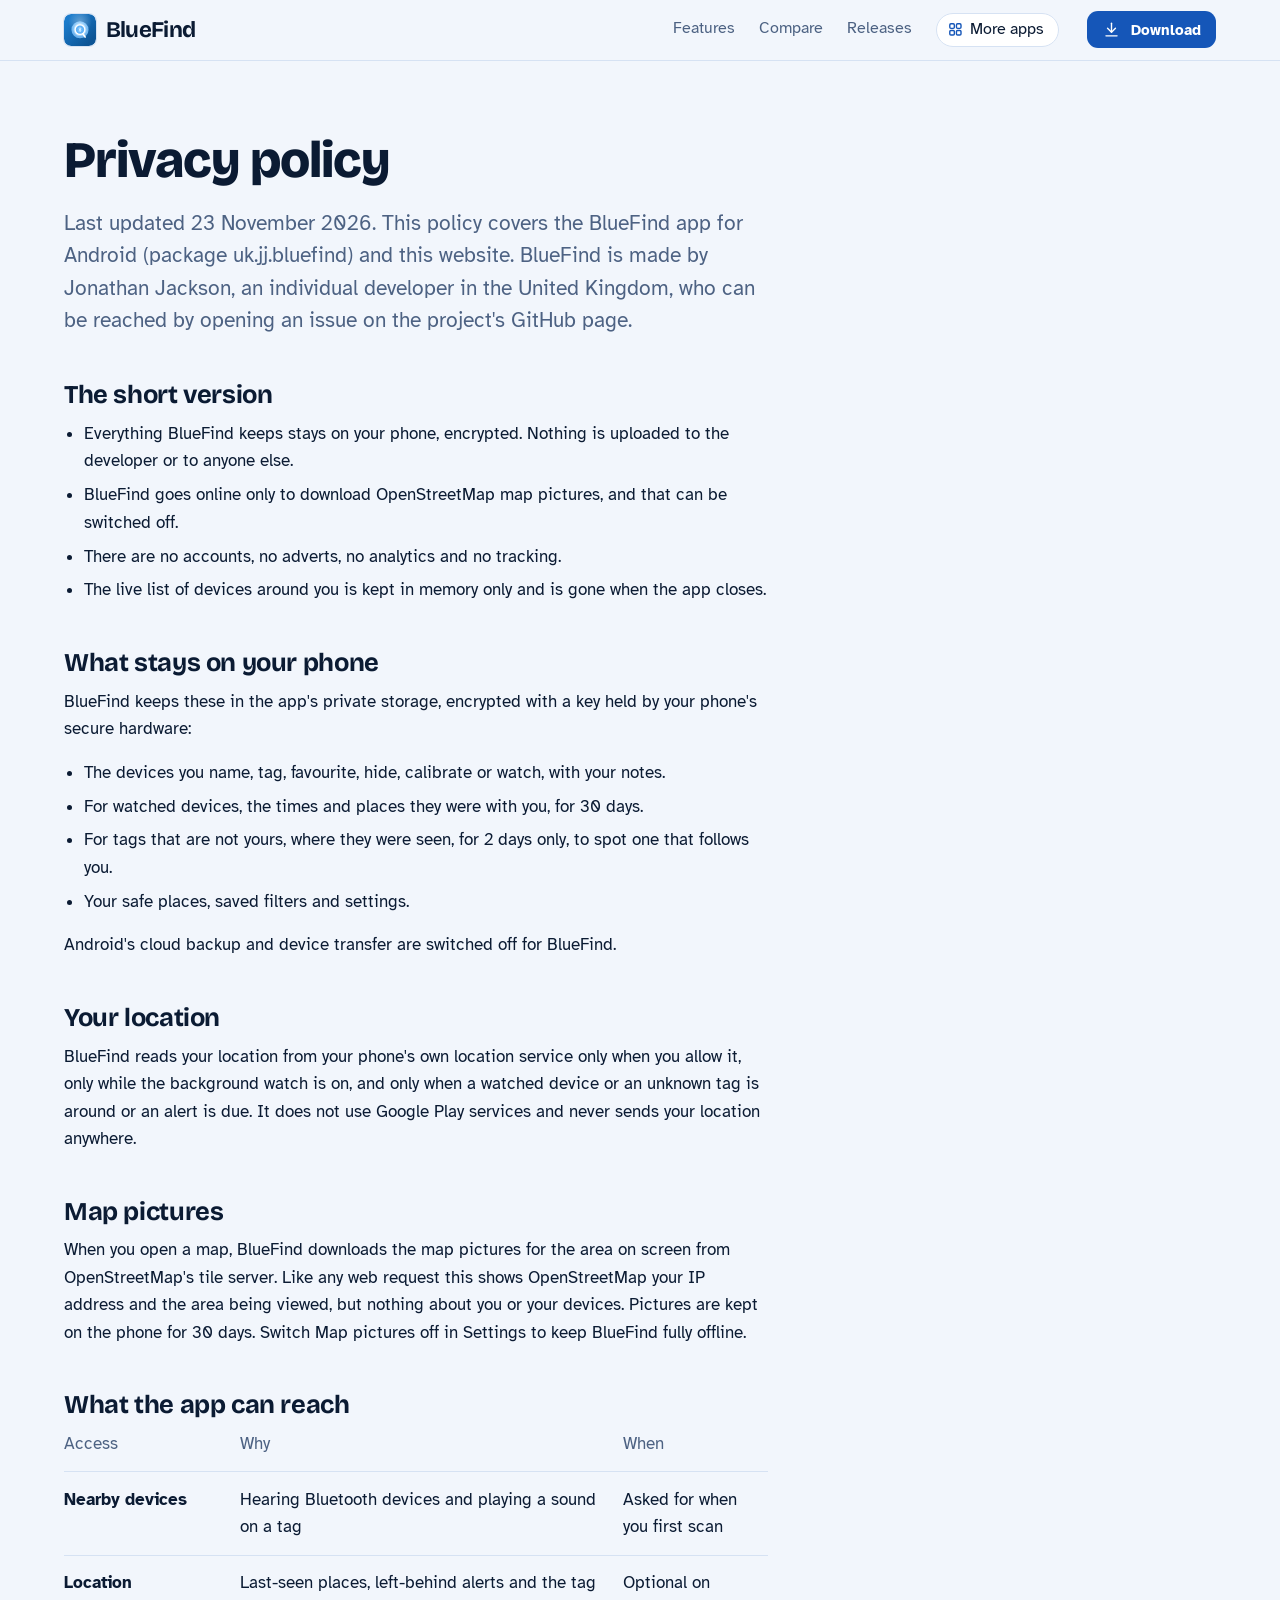
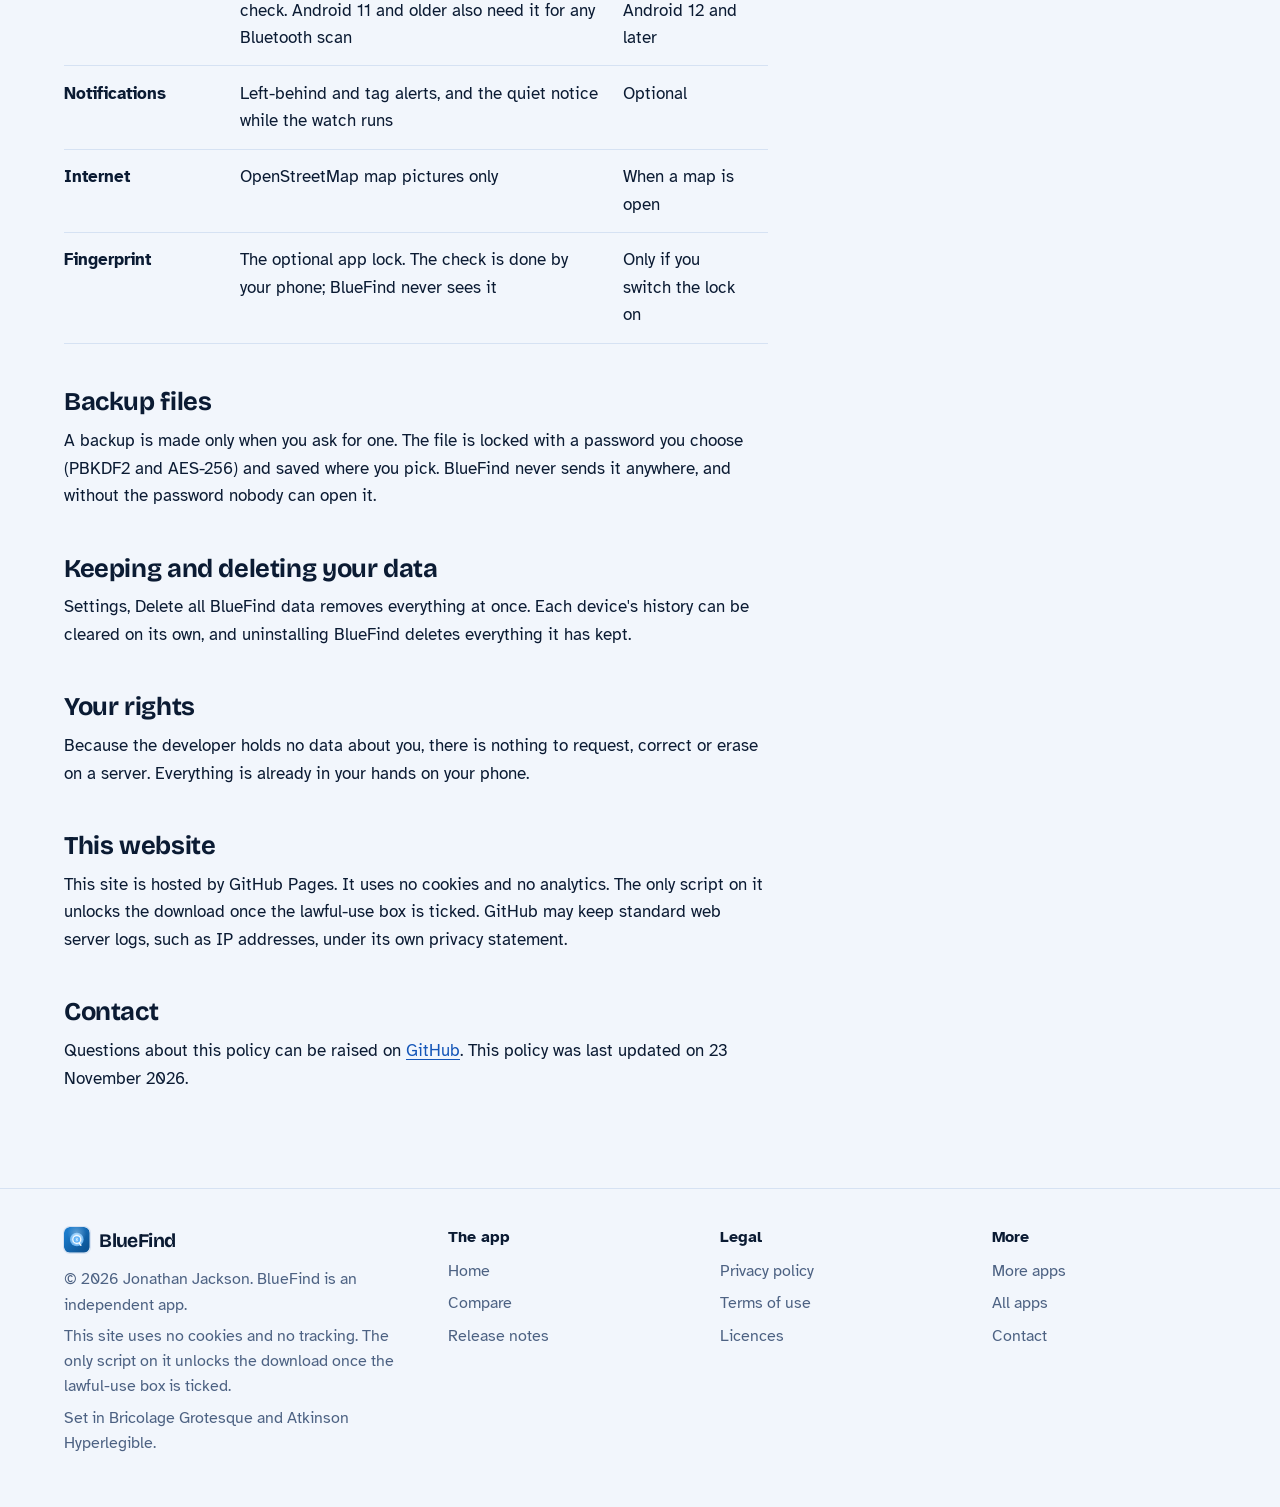
<file: privacy.html>
<!DOCTYPE html>
<html lang="en-GB">
<head>
<meta charset="utf-8">
<meta name="viewport" content="width=device-width, initial-scale=1">
<title>BlueFind privacy policy</title>
<meta name="description" content="What BlueFind does with your information: in short, it stays on your phone.">
<meta name="author" content="Jonathan Jackson">
<link rel="canonical" href="https://customgpter.github.io/bluefind/privacy.html">
<meta name="theme-color" content="#f2f6fc" media="(prefers-color-scheme: light)">
<meta name="theme-color" content="#06142b" media="(prefers-color-scheme: dark)">
<meta property="og:type" content="website">
<meta property="og:site_name" content="BlueFind">
<meta property="og:title" content="BlueFind privacy policy">
<meta property="og:description" content="What BlueFind does with your information: in short, it stays on your phone.">
<meta property="og:url" content="https://customgpter.github.io/bluefind/privacy.html">
<meta property="og:image" content="https://customgpter.github.io/bluefind/assets/og.png">
<meta property="og:image:width" content="1200">
<meta property="og:image:height" content="630">
<meta property="og:image:alt" content="BlueFind&#x27;s device list: nearby Bluetooth devices with signal bars, makers and distances">
<meta property="og:locale" content="en_GB">
<meta name="twitter:card" content="summary_large_image">
<link rel="icon" href="./assets/favicon.svg" type="image/svg+xml">
<link rel="apple-touch-icon" href="./assets/apple-touch-icon.png">
<link rel="preload" href="./assets/fonts/bricolage-grotesque-latin.woff2" as="font" type="font/woff2" crossorigin>
<link rel="preload" href="./assets/fonts/atkinson-hyperlegible-latin-400-normal.woff2" as="font" type="font/woff2" crossorigin>
<link rel="stylesheet" href="./assets/site.css?v=1">
<link rel="stylesheet" href="./assets/house.css?v=1">
<link rel="stylesheet" href="./assets/apps-list.css?v=1">
<script src="./assets/apps-list.js?v=1" defer></script>
</head>
<body>
<a class="skip" href="#main">Skip to content</a>
<header class="masthead">
<div class="wrap">
<a class="brand" href="./" aria-label="BlueFind home"><svg viewBox="0 0 108 108" aria-hidden="true"><defs><linearGradient id="bfa" gradientUnits="userSpaceOnUse" x1="18" y1="18" x2="90" y2="90"><stop offset="0" stop-color="#1B7BCB"/><stop offset="1" stop-color="#0D5596"/></linearGradient><radialGradient id="bfb" gradientUnits="userSpaceOnUse" cx="54" cy="26" r="40"><stop offset="0" stop-color="#fff" stop-opacity=".33"/><stop offset="1" stop-color="#fff" stop-opacity="0"/></radialGradient><radialGradient id="bfc" gradientUnits="userSpaceOnUse" cx="54" cy="39.6" r="39.6"><stop offset="0" stop-color="#B7E0FF"/><stop offset=".6" stop-color="#7FC0F5"/><stop offset="1" stop-color="#6AB0EC"/></radialGradient><radialGradient id="bfd" gradientUnits="userSpaceOnUse" cx="54" cy="52.92" r="14.4"><stop offset="0" stop-color="#79C3FF"/><stop offset="1" stop-color="#5AAEF5"/></radialGradient></defs><rect width="108" height="108" rx="24" fill="url(#bfa)"/><rect width="108" height="108" rx="24" fill="url(#bfb)"/><circle cx="54" cy="52.92" r="28.8" fill="url(#bfc)"/><circle cx="54" cy="52.92" r="21.6" fill="#fff" fill-opacity=".35"/><path d="M63 65.88L71.28 77.76" stroke="#fff" stroke-width="5.4" stroke-linecap="round"/><circle cx="54" cy="52.92" r="18.36" fill="#fff"/><circle cx="54" cy="52.92" r="14.04" fill="url(#bfd)"/><path d="M50.4 49.75L57.6 56.09L54 60.12L54 45.72L57.6 49.75L50.4 56.09" fill="none" stroke="#fff" stroke-width="1.87" stroke-linecap="round" stroke-linejoin="round"/></svg><span>BlueFind</span></a>
<nav aria-label="Main"><ul><li><a href="./#features">Features</a></li><li><a href="./compare.html">Compare</a></li><li><a href="./releases.html">Releases</a></li><li><a class="more-apps" href="./more-apps.html"><svg class="ico" viewBox="0 0 24 24" aria-hidden="true"><rect x="4" y="4" width="6.5" height="6.5" rx="1.6"/><rect x="13.5" y="4" width="6.5" height="6.5" rx="1.6"/><rect x="4" y="13.5" width="6.5" height="6.5" rx="1.6"/><rect x="13.5" y="13.5" width="6.5" height="6.5" rx="1.6"/></svg>More apps</a></li></ul></nav>
<a class="button small" href="./#download"><svg class="ico" viewBox="0 0 24 24" aria-hidden="true"><path d="M12 4v11"/><path d="M7 10.5l5 5 5-5"/><path d="M5 20h14"/></svg>Download</a>
</div>
</header>
<main id="main" class="doc">
<div class="wrap">
<div class="measure">
<h1>Privacy policy</h1>
<p class="lede">Last updated 23 November 2026. This policy covers the BlueFind app for Android (package uk.jj.bluefind) and this website. BlueFind is made by Jonathan Jackson, an individual developer in the United Kingdom, who can be reached by opening an issue on the project's GitHub page.</p>
<h2 id="short">The short version</h2><ul>
<li>Everything BlueFind keeps stays on your phone, encrypted. Nothing is uploaded to the developer or to anyone else.</li>
<li>BlueFind goes online only to download OpenStreetMap map pictures, and that can be switched off.</li>
<li>There are no accounts, no adverts, no analytics and no tracking.</li>
<li>The live list of devices around you is kept in memory only and is gone when the app closes.</li>
</ul><h2 id="kept">What stays on your phone</h2><p>BlueFind keeps these in the app's private storage, encrypted with a key held by your phone's secure hardware:</p>
<ul>
<li>The devices you name, tag, favourite, hide, calibrate or watch, with your notes.</li>
<li>For watched devices, the times and places they were with you, for 30 days.</li>
<li>For tags that are not yours, where they were seen, for 2 days only, to spot one that follows you.</li>
<li>Your safe places, saved filters and settings.</li>
</ul>
<p>Android's cloud backup and device transfer are switched off for BlueFind.</p><h2 id="location">Your location</h2><p>BlueFind reads your location from your phone's own location service only when you allow it, only while the background watch is on, and only when a watched device or an unknown tag is around or an alert is due. It does not use Google Play services and never sends your location anywhere.</p><h2 id="maps">Map pictures</h2><p>When you open a map, BlueFind downloads the map pictures for the area on screen from OpenStreetMap's tile server. Like any web request this shows OpenStreetMap your IP address and the area being viewed, but nothing about you or your devices. Pictures are kept on the phone for 30 days. Switch Map pictures off in Settings to keep BlueFind fully offline.</p><h2 id="reach">What the app can reach</h2><table>
<thead><tr><th scope="col">Access</th><th scope="col">Why</th><th scope="col">When</th></tr></thead>
<tbody>
<tr><th scope="row">Nearby devices</th><td>Hearing Bluetooth devices and playing a sound on a tag</td><td>Asked for when you first scan</td></tr>
<tr><th scope="row">Location</th><td>Last-seen places, left-behind alerts and the tag check. Android 11 and older also need it for any Bluetooth scan</td><td>Optional on Android 12 and later</td></tr>
<tr><th scope="row">Notifications</th><td>Left-behind and tag alerts, and the quiet notice while the watch runs</td><td>Optional</td></tr>
<tr><th scope="row">Internet</th><td>OpenStreetMap map pictures only</td><td>When a map is open</td></tr>
<tr><th scope="row">Fingerprint</th><td>The optional app lock. The check is done by your phone; BlueFind never sees it</td><td>Only if you switch the lock on</td></tr>
</tbody>
</table><h2 id="backup">Backup files</h2><p>A backup is made only when you ask for one. The file is locked with a password you choose (PBKDF2 and AES-256) and saved where you pick. BlueFind never sends it anywhere, and without the password nobody can open it.</p><h2 id="deleting">Keeping and deleting your data</h2><p>Settings, Delete all BlueFind data removes everything at once. Each device's history can be cleared on its own, and uninstalling BlueFind deletes everything it has kept.</p><h2 id="rights">Your rights</h2><p>Because the developer holds no data about you, there is nothing to request, correct or erase on a server. Everything is already in your hands on your phone.</p><h2 id="website">This website</h2><p>This site is hosted by GitHub Pages. It uses no cookies and no analytics. The only script on it unlocks the download once the lawful-use box is ticked. GitHub may keep standard web server logs, such as IP addresses, under its own privacy statement.</p>
<h2 id="contact">Contact</h2>
<p>Questions about this policy can be raised on <a href="https://github.com/CustomGPTer/bluefind/issues">GitHub</a>. This policy was last updated on 23 November 2026.</p>
</div>
</div>
</main>
<footer class="colophon">
<div class="wrap">
<div>
<a class="brand" href="./" aria-label="BlueFind home"><svg viewBox="0 0 108 108" aria-hidden="true"><defs><linearGradient id="bfa" gradientUnits="userSpaceOnUse" x1="18" y1="18" x2="90" y2="90"><stop offset="0" stop-color="#1B7BCB"/><stop offset="1" stop-color="#0D5596"/></linearGradient><radialGradient id="bfb" gradientUnits="userSpaceOnUse" cx="54" cy="26" r="40"><stop offset="0" stop-color="#fff" stop-opacity=".33"/><stop offset="1" stop-color="#fff" stop-opacity="0"/></radialGradient><radialGradient id="bfc" gradientUnits="userSpaceOnUse" cx="54" cy="39.6" r="39.6"><stop offset="0" stop-color="#B7E0FF"/><stop offset=".6" stop-color="#7FC0F5"/><stop offset="1" stop-color="#6AB0EC"/></radialGradient><radialGradient id="bfd" gradientUnits="userSpaceOnUse" cx="54" cy="52.92" r="14.4"><stop offset="0" stop-color="#79C3FF"/><stop offset="1" stop-color="#5AAEF5"/></radialGradient></defs><rect width="108" height="108" rx="24" fill="url(#bfa)"/><rect width="108" height="108" rx="24" fill="url(#bfb)"/><circle cx="54" cy="52.92" r="28.8" fill="url(#bfc)"/><circle cx="54" cy="52.92" r="21.6" fill="#fff" fill-opacity=".35"/><path d="M63 65.88L71.28 77.76" stroke="#fff" stroke-width="5.4" stroke-linecap="round"/><circle cx="54" cy="52.92" r="18.36" fill="#fff"/><circle cx="54" cy="52.92" r="14.04" fill="url(#bfd)"/><path d="M50.4 49.75L57.6 56.09L54 60.12L54 45.72L57.6 49.75L50.4 56.09" fill="none" stroke="#fff" stroke-width="1.87" stroke-linecap="round" stroke-linejoin="round"/></svg><span>BlueFind</span></a>
<p>&copy; 2026 Jonathan Jackson. BlueFind is an independent app.</p>
<p>This site uses no cookies and no tracking. The only script on it unlocks the download once the lawful-use box is ticked.</p>
<p>Set in Bricolage Grotesque and Atkinson Hyperlegible.</p>
</div>
<nav aria-label="The app"><h2>The app</h2><ul>
<li><a href="./">Home</a></li>
<li><a href="./compare.html">Compare</a></li>
<li><a href="./releases.html">Release notes</a></li>

</ul></nav>
<nav aria-label="Legal"><h2>Legal</h2><ul>
<li><a href="./privacy.html">Privacy policy</a></li>
<li><a href="./terms.html">Terms of use</a></li>
<li><a href="./licences.html">Licences</a></li>
</ul></nav>
<nav aria-label="More"><h2>More</h2><ul>
<li><a href="./more-apps.html">More apps</a></li>
<li><a href="https://customgpter.github.io/">All apps</a></li>
<li><a href="https://github.com/CustomGPTer/bluefind/issues">Contact</a></li>
</ul></nav>
</div>
</footer>
</body>
</html>
</file>
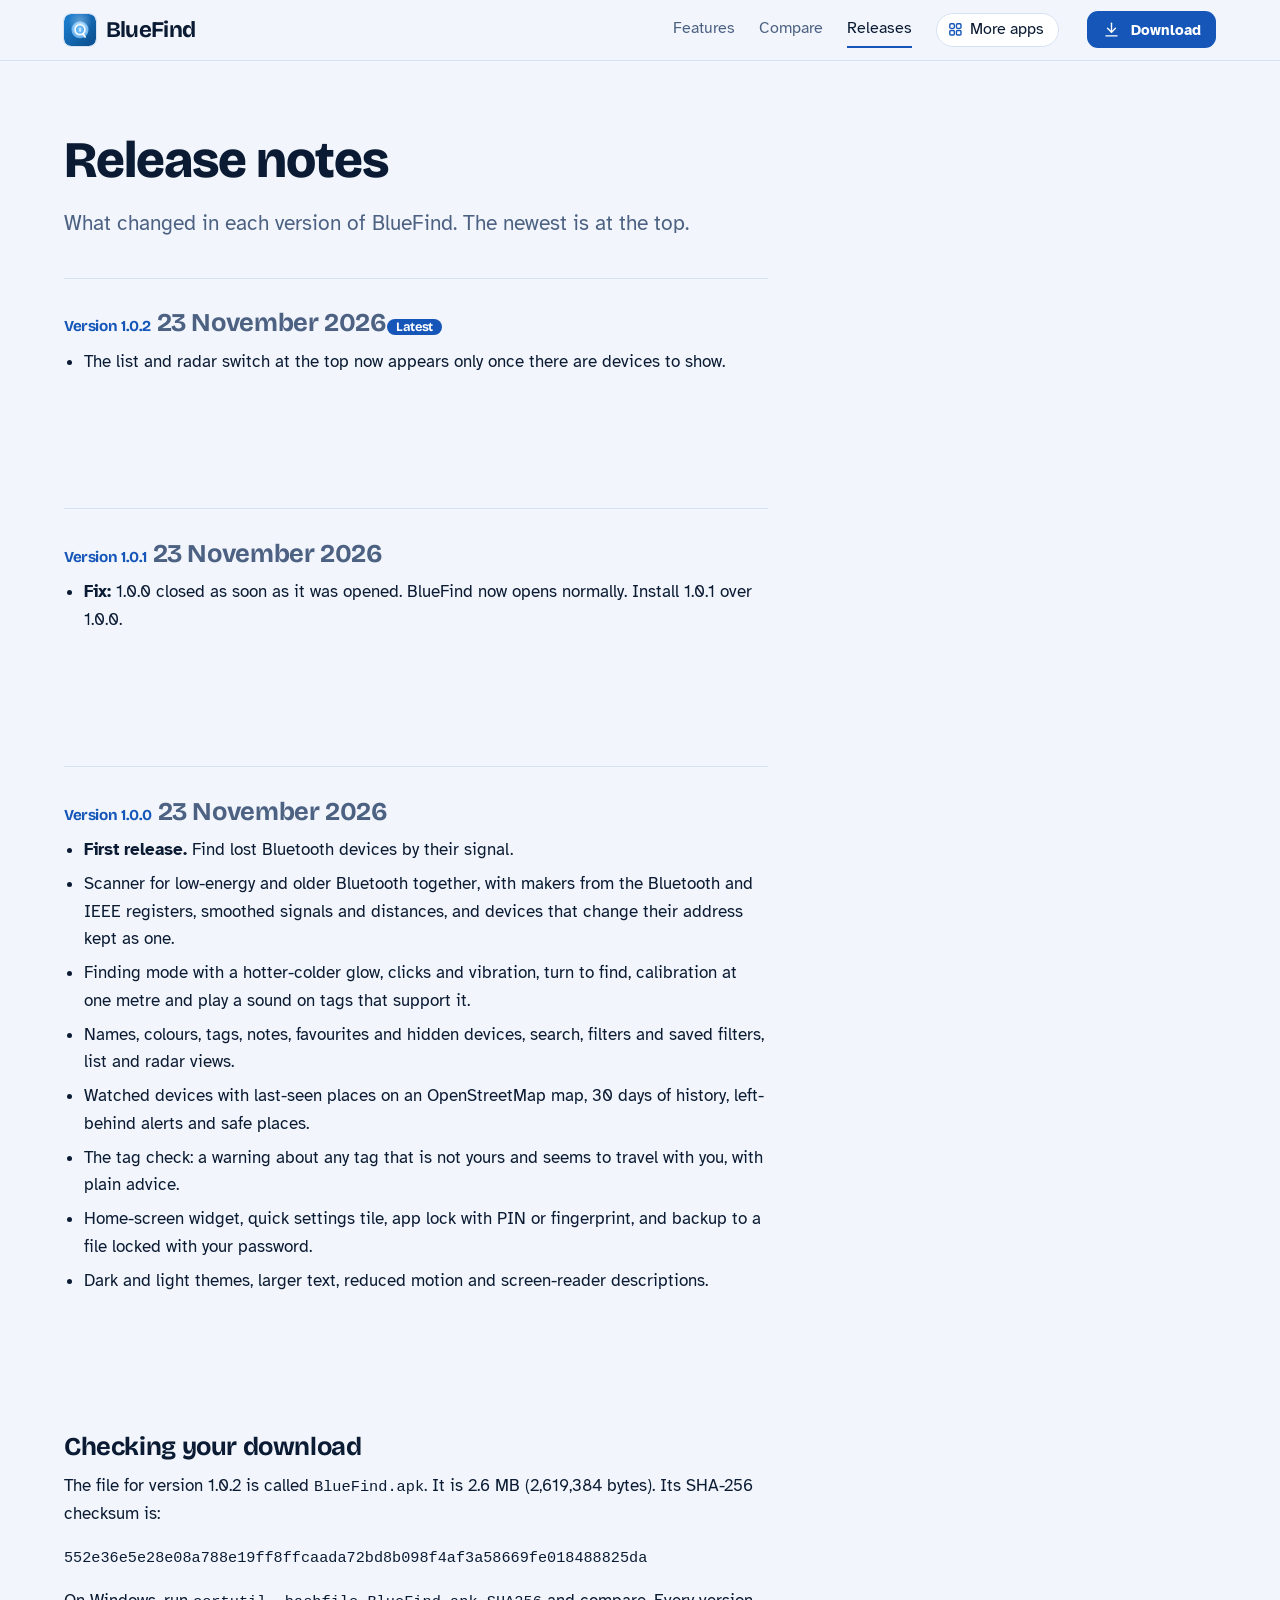
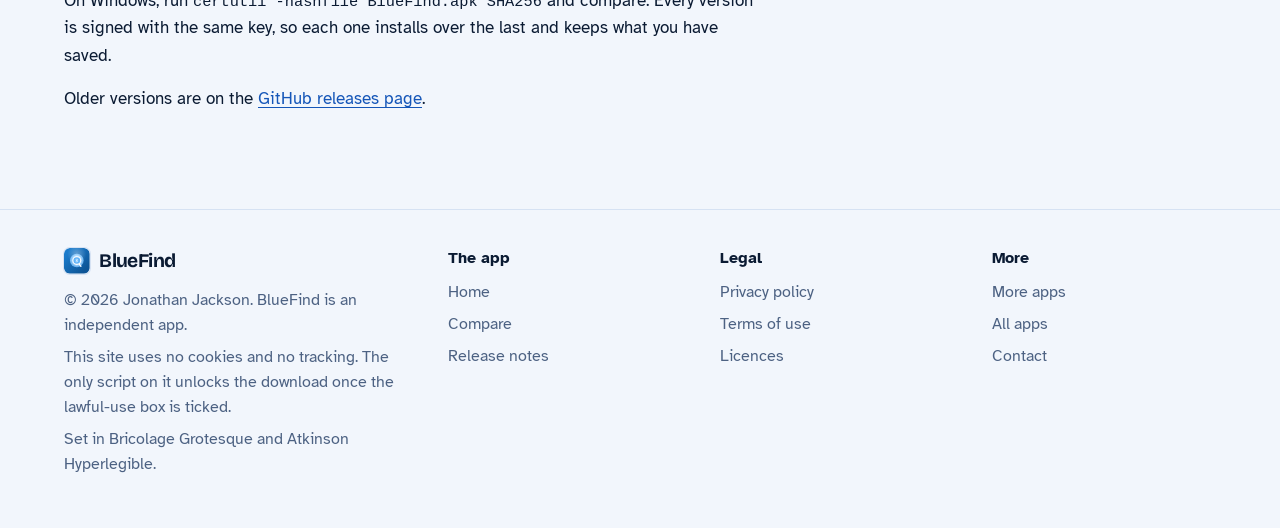
<file: releases.html>
<!DOCTYPE html>
<html lang="en-GB">
<head>
<meta charset="utf-8">
<meta name="viewport" content="width=device-width, initial-scale=1">
<title>BlueFind release notes</title>
<meta name="description" content="What changed in each version of BlueFind, with the file size and checksum to check your download.">
<meta name="author" content="Jonathan Jackson">
<link rel="canonical" href="https://customgpter.github.io/bluefind/releases.html">
<meta name="theme-color" content="#f2f6fc" media="(prefers-color-scheme: light)">
<meta name="theme-color" content="#06142b" media="(prefers-color-scheme: dark)">
<meta property="og:type" content="website">
<meta property="og:site_name" content="BlueFind">
<meta property="og:title" content="BlueFind release notes">
<meta property="og:description" content="What changed in each version of BlueFind, with the file size and checksum to check your download.">
<meta property="og:url" content="https://customgpter.github.io/bluefind/releases.html">
<meta property="og:image" content="https://customgpter.github.io/bluefind/assets/og.png">
<meta property="og:image:width" content="1200">
<meta property="og:image:height" content="630">
<meta property="og:image:alt" content="BlueFind&#x27;s device list: nearby Bluetooth devices with signal bars, makers and distances">
<meta property="og:locale" content="en_GB">
<meta name="twitter:card" content="summary_large_image">
<link rel="icon" href="./assets/favicon.svg" type="image/svg+xml">
<link rel="apple-touch-icon" href="./assets/apple-touch-icon.png">
<link rel="preload" href="./assets/fonts/bricolage-grotesque-latin.woff2" as="font" type="font/woff2" crossorigin>
<link rel="preload" href="./assets/fonts/atkinson-hyperlegible-latin-400-normal.woff2" as="font" type="font/woff2" crossorigin>
<link rel="stylesheet" href="./assets/site.css?v=1">
<link rel="stylesheet" href="./assets/house.css?v=1">
<link rel="stylesheet" href="./assets/apps-list.css?v=1">
<script src="./assets/apps-list.js?v=1" defer></script>
</head>
<body>
<a class="skip" href="#main">Skip to content</a>
<header class="masthead">
<div class="wrap">
<a class="brand" href="./" aria-label="BlueFind home"><svg viewBox="0 0 108 108" aria-hidden="true"><defs><linearGradient id="bfa" gradientUnits="userSpaceOnUse" x1="18" y1="18" x2="90" y2="90"><stop offset="0" stop-color="#1B7BCB"/><stop offset="1" stop-color="#0D5596"/></linearGradient><radialGradient id="bfb" gradientUnits="userSpaceOnUse" cx="54" cy="26" r="40"><stop offset="0" stop-color="#fff" stop-opacity=".33"/><stop offset="1" stop-color="#fff" stop-opacity="0"/></radialGradient><radialGradient id="bfc" gradientUnits="userSpaceOnUse" cx="54" cy="39.6" r="39.6"><stop offset="0" stop-color="#B7E0FF"/><stop offset=".6" stop-color="#7FC0F5"/><stop offset="1" stop-color="#6AB0EC"/></radialGradient><radialGradient id="bfd" gradientUnits="userSpaceOnUse" cx="54" cy="52.92" r="14.4"><stop offset="0" stop-color="#79C3FF"/><stop offset="1" stop-color="#5AAEF5"/></radialGradient></defs><rect width="108" height="108" rx="24" fill="url(#bfa)"/><rect width="108" height="108" rx="24" fill="url(#bfb)"/><circle cx="54" cy="52.92" r="28.8" fill="url(#bfc)"/><circle cx="54" cy="52.92" r="21.6" fill="#fff" fill-opacity=".35"/><path d="M63 65.88L71.28 77.76" stroke="#fff" stroke-width="5.4" stroke-linecap="round"/><circle cx="54" cy="52.92" r="18.36" fill="#fff"/><circle cx="54" cy="52.92" r="14.04" fill="url(#bfd)"/><path d="M50.4 49.75L57.6 56.09L54 60.12L54 45.72L57.6 49.75L50.4 56.09" fill="none" stroke="#fff" stroke-width="1.87" stroke-linecap="round" stroke-linejoin="round"/></svg><span>BlueFind</span></a>
<nav aria-label="Main"><ul><li><a href="./#features">Features</a></li><li><a href="./compare.html">Compare</a></li><li><a href="./releases.html" aria-current="page">Releases</a></li><li><a class="more-apps" href="./more-apps.html"><svg class="ico" viewBox="0 0 24 24" aria-hidden="true"><rect x="4" y="4" width="6.5" height="6.5" rx="1.6"/><rect x="13.5" y="4" width="6.5" height="6.5" rx="1.6"/><rect x="4" y="13.5" width="6.5" height="6.5" rx="1.6"/><rect x="13.5" y="13.5" width="6.5" height="6.5" rx="1.6"/></svg>More apps</a></li></ul></nav>
<a class="button small" href="./#download"><svg class="ico" viewBox="0 0 24 24" aria-hidden="true"><path d="M12 4v11"/><path d="M7 10.5l5 5 5-5"/><path d="M5 20h14"/></svg>Download</a>
</div>
</header>
<main id="main" class="doc">
<div class="wrap">
<div class="measure">
<h1>Release notes</h1>
<p class="lede">What changed in each version of BlueFind. The newest is at the top.</p>
<section class="release" id="v1.0.2"><h2><span class="ver">Version 1.0.2</span> <span class="when">23 November 2026</span><span class="tag">Latest</span></h2><ul><li>The list and radar switch at the top now appears only once there are devices to show.</li></ul></section>
<section class="release" id="v1.0.1"><h2><span class="ver">Version 1.0.1</span> <span class="when">23 November 2026</span></h2><ul><li><b>Fix:</b> 1.0.0 closed as soon as it was opened. BlueFind now opens normally. Install 1.0.1 over 1.0.0.</li></ul></section>
<section class="release" id="v1.0.0"><h2><span class="ver">Version 1.0.0</span> <span class="when">23 November 2026</span></h2><ul><li><b>First release.</b> Find lost Bluetooth devices by their signal.</li><li>Scanner for low-energy and older Bluetooth together, with makers from the Bluetooth and IEEE registers, smoothed signals and distances, and devices that change their address kept as one.</li><li>Finding mode with a hotter-colder glow, clicks and vibration, turn to find, calibration at one metre and play a sound on tags that support it.</li><li>Names, colours, tags, notes, favourites and hidden devices, search, filters and saved filters, list and radar views.</li><li>Watched devices with last-seen places on an OpenStreetMap map, 30 days of history, left-behind alerts and safe places.</li><li>The tag check: a warning about any tag that is not yours and seems to travel with you, with plain advice.</li><li>Home-screen widget, quick settings tile, app lock with PIN or fingerprint, and backup to a file locked with your password.</li><li>Dark and light themes, larger text, reduced motion and screen-reader descriptions.</li></ul></section>
<h2 id="checking">Checking your download</h2>
<p>The file for version 1.0.2 is called <code>BlueFind.apk</code>. It is 2.6 MB (2,619,384 bytes). Its SHA-256 checksum is:</p>
<p><code class="sum">552e36e5e28e08a788e19ff8ffcaada72bd8b098f4af3a58669fe018488825da</code></p>
<p>On Windows, run <code>certutil -hashfile BlueFind.apk SHA256</code> and compare. Every version is signed with the same key, so each one installs over the last and keeps what you have saved.</p>
<p>Older versions are on the <a href="https://github.com/CustomGPTer/bluefind/releases">GitHub releases page</a>.</p>
</div>
</div>
</main>
<footer class="colophon">
<div class="wrap">
<div>
<a class="brand" href="./" aria-label="BlueFind home"><svg viewBox="0 0 108 108" aria-hidden="true"><defs><linearGradient id="bfa" gradientUnits="userSpaceOnUse" x1="18" y1="18" x2="90" y2="90"><stop offset="0" stop-color="#1B7BCB"/><stop offset="1" stop-color="#0D5596"/></linearGradient><radialGradient id="bfb" gradientUnits="userSpaceOnUse" cx="54" cy="26" r="40"><stop offset="0" stop-color="#fff" stop-opacity=".33"/><stop offset="1" stop-color="#fff" stop-opacity="0"/></radialGradient><radialGradient id="bfc" gradientUnits="userSpaceOnUse" cx="54" cy="39.6" r="39.6"><stop offset="0" stop-color="#B7E0FF"/><stop offset=".6" stop-color="#7FC0F5"/><stop offset="1" stop-color="#6AB0EC"/></radialGradient><radialGradient id="bfd" gradientUnits="userSpaceOnUse" cx="54" cy="52.92" r="14.4"><stop offset="0" stop-color="#79C3FF"/><stop offset="1" stop-color="#5AAEF5"/></radialGradient></defs><rect width="108" height="108" rx="24" fill="url(#bfa)"/><rect width="108" height="108" rx="24" fill="url(#bfb)"/><circle cx="54" cy="52.92" r="28.8" fill="url(#bfc)"/><circle cx="54" cy="52.92" r="21.6" fill="#fff" fill-opacity=".35"/><path d="M63 65.88L71.28 77.76" stroke="#fff" stroke-width="5.4" stroke-linecap="round"/><circle cx="54" cy="52.92" r="18.36" fill="#fff"/><circle cx="54" cy="52.92" r="14.04" fill="url(#bfd)"/><path d="M50.4 49.75L57.6 56.09L54 60.12L54 45.72L57.6 49.75L50.4 56.09" fill="none" stroke="#fff" stroke-width="1.87" stroke-linecap="round" stroke-linejoin="round"/></svg><span>BlueFind</span></a>
<p>&copy; 2026 Jonathan Jackson. BlueFind is an independent app.</p>
<p>This site uses no cookies and no tracking. The only script on it unlocks the download once the lawful-use box is ticked.</p>
<p>Set in Bricolage Grotesque and Atkinson Hyperlegible.</p>
</div>
<nav aria-label="The app"><h2>The app</h2><ul>
<li><a href="./">Home</a></li>
<li><a href="./compare.html">Compare</a></li>
<li><a href="./releases.html">Release notes</a></li>

</ul></nav>
<nav aria-label="Legal"><h2>Legal</h2><ul>
<li><a href="./privacy.html">Privacy policy</a></li>
<li><a href="./terms.html">Terms of use</a></li>
<li><a href="./licences.html">Licences</a></li>
</ul></nav>
<nav aria-label="More"><h2>More</h2><ul>
<li><a href="./more-apps.html">More apps</a></li>
<li><a href="https://customgpter.github.io/">All apps</a></li>
<li><a href="https://github.com/CustomGPTer/bluefind/issues">Contact</a></li>
</ul></nav>
</div>
</footer>
</body>
</html>
</file>
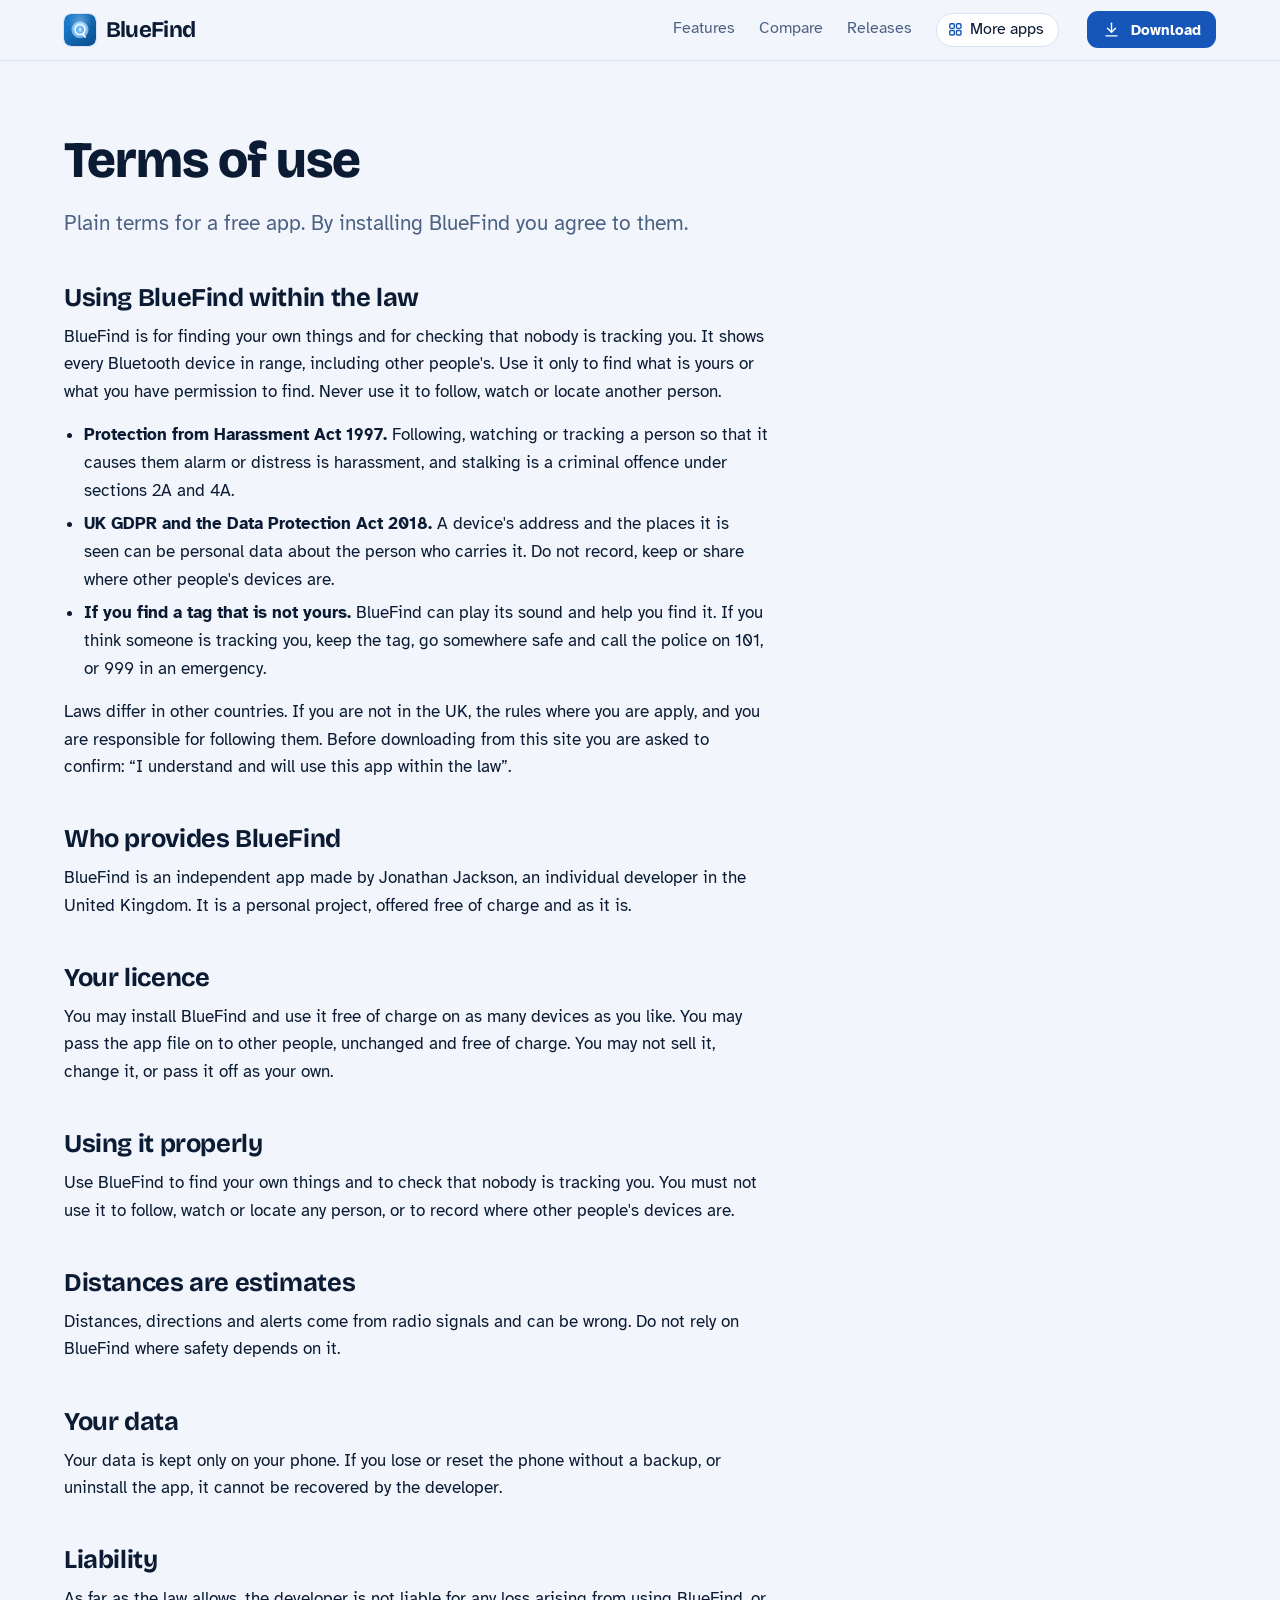
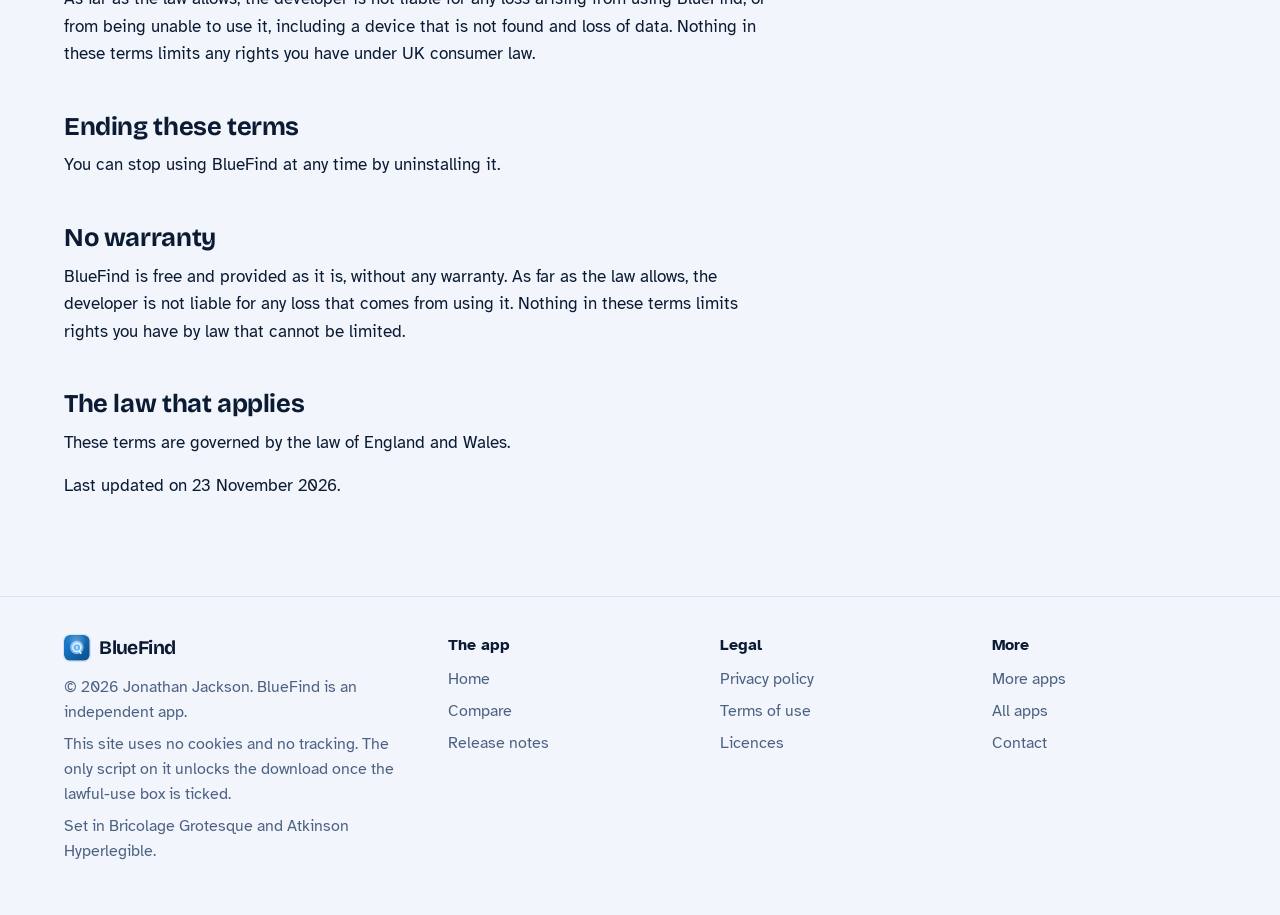
<file: terms.html>
<!DOCTYPE html>
<html lang="en-GB">
<head>
<meta charset="utf-8">
<meta name="viewport" content="width=device-width, initial-scale=1">
<title>BlueFind terms of use</title>
<meta name="description" content="The terms for using BlueFind, including using it within the law.">
<meta name="author" content="Jonathan Jackson">
<link rel="canonical" href="https://customgpter.github.io/bluefind/terms.html">
<meta name="theme-color" content="#f2f6fc" media="(prefers-color-scheme: light)">
<meta name="theme-color" content="#06142b" media="(prefers-color-scheme: dark)">
<meta property="og:type" content="website">
<meta property="og:site_name" content="BlueFind">
<meta property="og:title" content="BlueFind terms of use">
<meta property="og:description" content="The terms for using BlueFind, including using it within the law.">
<meta property="og:url" content="https://customgpter.github.io/bluefind/terms.html">
<meta property="og:image" content="https://customgpter.github.io/bluefind/assets/og.png">
<meta property="og:image:width" content="1200">
<meta property="og:image:height" content="630">
<meta property="og:image:alt" content="BlueFind&#x27;s device list: nearby Bluetooth devices with signal bars, makers and distances">
<meta property="og:locale" content="en_GB">
<meta name="twitter:card" content="summary_large_image">
<link rel="icon" href="./assets/favicon.svg" type="image/svg+xml">
<link rel="apple-touch-icon" href="./assets/apple-touch-icon.png">
<link rel="preload" href="./assets/fonts/bricolage-grotesque-latin.woff2" as="font" type="font/woff2" crossorigin>
<link rel="preload" href="./assets/fonts/atkinson-hyperlegible-latin-400-normal.woff2" as="font" type="font/woff2" crossorigin>
<link rel="stylesheet" href="./assets/site.css?v=1">
<link rel="stylesheet" href="./assets/house.css?v=1">
<link rel="stylesheet" href="./assets/apps-list.css?v=1">
<script src="./assets/apps-list.js?v=1" defer></script>
</head>
<body>
<a class="skip" href="#main">Skip to content</a>
<header class="masthead">
<div class="wrap">
<a class="brand" href="./" aria-label="BlueFind home"><svg viewBox="0 0 108 108" aria-hidden="true"><defs><linearGradient id="bfa" gradientUnits="userSpaceOnUse" x1="18" y1="18" x2="90" y2="90"><stop offset="0" stop-color="#1B7BCB"/><stop offset="1" stop-color="#0D5596"/></linearGradient><radialGradient id="bfb" gradientUnits="userSpaceOnUse" cx="54" cy="26" r="40"><stop offset="0" stop-color="#fff" stop-opacity=".33"/><stop offset="1" stop-color="#fff" stop-opacity="0"/></radialGradient><radialGradient id="bfc" gradientUnits="userSpaceOnUse" cx="54" cy="39.6" r="39.6"><stop offset="0" stop-color="#B7E0FF"/><stop offset=".6" stop-color="#7FC0F5"/><stop offset="1" stop-color="#6AB0EC"/></radialGradient><radialGradient id="bfd" gradientUnits="userSpaceOnUse" cx="54" cy="52.92" r="14.4"><stop offset="0" stop-color="#79C3FF"/><stop offset="1" stop-color="#5AAEF5"/></radialGradient></defs><rect width="108" height="108" rx="24" fill="url(#bfa)"/><rect width="108" height="108" rx="24" fill="url(#bfb)"/><circle cx="54" cy="52.92" r="28.8" fill="url(#bfc)"/><circle cx="54" cy="52.92" r="21.6" fill="#fff" fill-opacity=".35"/><path d="M63 65.88L71.28 77.76" stroke="#fff" stroke-width="5.4" stroke-linecap="round"/><circle cx="54" cy="52.92" r="18.36" fill="#fff"/><circle cx="54" cy="52.92" r="14.04" fill="url(#bfd)"/><path d="M50.4 49.75L57.6 56.09L54 60.12L54 45.72L57.6 49.75L50.4 56.09" fill="none" stroke="#fff" stroke-width="1.87" stroke-linecap="round" stroke-linejoin="round"/></svg><span>BlueFind</span></a>
<nav aria-label="Main"><ul><li><a href="./#features">Features</a></li><li><a href="./compare.html">Compare</a></li><li><a href="./releases.html">Releases</a></li><li><a class="more-apps" href="./more-apps.html"><svg class="ico" viewBox="0 0 24 24" aria-hidden="true"><rect x="4" y="4" width="6.5" height="6.5" rx="1.6"/><rect x="13.5" y="4" width="6.5" height="6.5" rx="1.6"/><rect x="4" y="13.5" width="6.5" height="6.5" rx="1.6"/><rect x="13.5" y="13.5" width="6.5" height="6.5" rx="1.6"/></svg>More apps</a></li></ul></nav>
<a class="button small" href="./#download"><svg class="ico" viewBox="0 0 24 24" aria-hidden="true"><path d="M12 4v11"/><path d="M7 10.5l5 5 5-5"/><path d="M5 20h14"/></svg>Download</a>
</div>
</header>
<main id="main" class="doc">
<div class="wrap">
<div class="measure">
<h1>Terms of use</h1>
<p class="lede">Plain terms for a free app. By installing BlueFind you agree to them.</p>
<h2 id="law">Using BlueFind within the law</h2><p>BlueFind is for finding your own things and for checking that nobody is tracking you. It shows every Bluetooth device in range, including other people's. Use it only to find what is yours or what you have permission to find. Never use it to follow, watch or locate another person.</p><ul><li><b>Protection from Harassment Act 1997.</b> Following, watching or tracking a person so that it causes them alarm or distress is harassment, and stalking is a criminal offence under sections 2A and 4A.</li><li><b>UK GDPR and the Data Protection Act 2018.</b> A device's address and the places it is seen can be personal data about the person who carries it. Do not record, keep or share where other people's devices are.</li><li><b>If you find a tag that is not yours.</b> BlueFind can play its sound and help you find it. If you think someone is tracking you, keep the tag, go somewhere safe and call the police on 101, or 999 in an emergency.</li></ul><p>Laws differ in other countries. If you are not in the UK, the rules where you are apply, and you are responsible for following them. Before downloading from this site you are asked to confirm: &ldquo;I understand and will use this app within the law&rdquo;.</p><h2 id="who">Who provides BlueFind</h2><p>BlueFind is an independent app made by Jonathan Jackson, an individual developer in the United Kingdom. It is a personal project, offered free of charge and as it is.</p><h2 id="licence">Your licence</h2><p>You may install BlueFind and use it free of charge on as many devices as you like. You may pass the app file on to other people, unchanged and free of charge. You may not sell it, change it, or pass it off as your own.</p><h2 id="use">Using it properly</h2><p>Use BlueFind to find your own things and to check that nobody is tracking you. You must not use it to follow, watch or locate any person, or to record where other people's devices are.</p><h2 id="estimates">Distances are estimates</h2><p>Distances, directions and alerts come from radio signals and can be wrong. Do not rely on BlueFind where safety depends on it.</p><h2 id="data">Your data</h2><p>Your data is kept only on your phone. If you lose or reset the phone without a backup, or uninstall the app, it cannot be recovered by the developer.</p><h2 id="liability">Liability</h2><p>As far as the law allows, the developer is not liable for any loss arising from using BlueFind, or from being unable to use it, including a device that is not found and loss of data. Nothing in these terms limits any rights you have under UK consumer law.</p><h2 id="ending">Ending these terms</h2><p>You can stop using BlueFind at any time by uninstalling it.</p>
<h2 id="no-warranty">No warranty</h2>
<p>BlueFind is free and provided as it is, without any warranty. As far as the law allows, the developer is not liable for any loss that comes from using it. Nothing in these terms limits rights you have by law that cannot be limited.</p>
<h2 id="governing">The law that applies</h2>
<p>These terms are governed by the law of England and Wales.</p>
<p>Last updated on 23 November 2026.</p>
</div>
</div>
</main>
<footer class="colophon">
<div class="wrap">
<div>
<a class="brand" href="./" aria-label="BlueFind home"><svg viewBox="0 0 108 108" aria-hidden="true"><defs><linearGradient id="bfa" gradientUnits="userSpaceOnUse" x1="18" y1="18" x2="90" y2="90"><stop offset="0" stop-color="#1B7BCB"/><stop offset="1" stop-color="#0D5596"/></linearGradient><radialGradient id="bfb" gradientUnits="userSpaceOnUse" cx="54" cy="26" r="40"><stop offset="0" stop-color="#fff" stop-opacity=".33"/><stop offset="1" stop-color="#fff" stop-opacity="0"/></radialGradient><radialGradient id="bfc" gradientUnits="userSpaceOnUse" cx="54" cy="39.6" r="39.6"><stop offset="0" stop-color="#B7E0FF"/><stop offset=".6" stop-color="#7FC0F5"/><stop offset="1" stop-color="#6AB0EC"/></radialGradient><radialGradient id="bfd" gradientUnits="userSpaceOnUse" cx="54" cy="52.92" r="14.4"><stop offset="0" stop-color="#79C3FF"/><stop offset="1" stop-color="#5AAEF5"/></radialGradient></defs><rect width="108" height="108" rx="24" fill="url(#bfa)"/><rect width="108" height="108" rx="24" fill="url(#bfb)"/><circle cx="54" cy="52.92" r="28.8" fill="url(#bfc)"/><circle cx="54" cy="52.92" r="21.6" fill="#fff" fill-opacity=".35"/><path d="M63 65.88L71.28 77.76" stroke="#fff" stroke-width="5.4" stroke-linecap="round"/><circle cx="54" cy="52.92" r="18.36" fill="#fff"/><circle cx="54" cy="52.92" r="14.04" fill="url(#bfd)"/><path d="M50.4 49.75L57.6 56.09L54 60.12L54 45.72L57.6 49.75L50.4 56.09" fill="none" stroke="#fff" stroke-width="1.87" stroke-linecap="round" stroke-linejoin="round"/></svg><span>BlueFind</span></a>
<p>&copy; 2026 Jonathan Jackson. BlueFind is an independent app.</p>
<p>This site uses no cookies and no tracking. The only script on it unlocks the download once the lawful-use box is ticked.</p>
<p>Set in Bricolage Grotesque and Atkinson Hyperlegible.</p>
</div>
<nav aria-label="The app"><h2>The app</h2><ul>
<li><a href="./">Home</a></li>
<li><a href="./compare.html">Compare</a></li>
<li><a href="./releases.html">Release notes</a></li>

</ul></nav>
<nav aria-label="Legal"><h2>Legal</h2><ul>
<li><a href="./privacy.html">Privacy policy</a></li>
<li><a href="./terms.html">Terms of use</a></li>
<li><a href="./licences.html">Licences</a></li>
</ul></nav>
<nav aria-label="More"><h2>More</h2><ul>
<li><a href="./more-apps.html">More apps</a></li>
<li><a href="https://customgpter.github.io/">All apps</a></li>
<li><a href="https://github.com/CustomGPTer/bluefind/issues">Contact</a></li>
</ul></nav>
</div>
</footer>
</body>
</html>
</file>
<file: assets/site.css>
@font-face{font-family:"Bricolage Grotesque";src:url("fonts/bricolage-grotesque-latin.woff2") format("woff2");font-weight:200 800;font-style:normal;font-display:swap}
@font-face{font-family:"Atkinson Hyperlegible";src:url("fonts/atkinson-hyperlegible-latin-400-normal.woff2") format("woff2");font-weight:400;font-style:normal;font-display:swap}
@font-face{font-family:"Atkinson Hyperlegible";src:url("fonts/atkinson-hyperlegible-latin-700-normal.woff2") format("woff2");font-weight:700;font-style:normal;font-display:swap}

/* Daylight page, night-time camera. The lamp colour is kept for the one thing to press and for what the camera has seen. */
:root{
  --page:#f2f5f9; --panel:#ffffff; --raised:#e8edf3; --ink:#0d1a2b; --soft:#465468; --rule:#d2dae4;
  --accent:#0a6a55; --accent-ink:#ffffff; --warn:#8a5200; --rec:#d3302f;
  --lamp:#ffb347; --lamp-ink:#231400; --lamp-text:#8a5200;
  --night:#09111e; --night-2:#111d30; --night-3:#1a2a43; --night-ink:#eaf0f8; --night-soft:#9fb0c7; --night-rule:#24364f; --iris:#55d6ab;
  --display:"Bricolage Grotesque","Atkinson Hyperlegible",system-ui,sans-serif;
  --sans:"Atkinson Hyperlegible",system-ui,-apple-system,"Segoe UI",Roboto,sans-serif;
  --mono:ui-monospace,SFMono-Regular,Menlo,Consolas,"Liberation Mono",monospace;
  color-scheme:light dark;
}
@media (prefers-color-scheme:dark){
  :root{--page:#0a111b; --panel:#111a27; --raised:#182434; --ink:#e9eef5; --soft:#a0aec0; --rule:#243247;
    --accent:#55d6ab; --accent-ink:#00281d; --warn:#ffb347; --rec:#ff6163; --lamp-text:#ffb347}
}

*,*::before,*::after{box-sizing:border-box}
html{-webkit-text-size-adjust:100%;scroll-behavior:smooth;scroll-padding-top:5.5rem}
@media (prefers-reduced-motion:reduce){html{scroll-behavior:auto}}
body{margin:0;background:var(--page);color:var(--ink);font:400 1.0625rem/1.62 var(--sans);text-rendering:optimizeLegibility;-webkit-font-smoothing:antialiased}
img,svg{max-width:100%;display:block}
a{color:var(--accent);text-decoration-thickness:.07em;text-underline-offset:.2em}
a:hover{text-decoration-thickness:.13em}
:focus-visible{outline:3px solid var(--lamp);outline-offset:3px;border-radius:6px}
code{font:.9em/1 var(--mono);overflow-wrap:anywhere}
h1,h2,h3{font-family:var(--display);font-weight:700;letter-spacing:-.015em;line-height:1.08;margin:0;text-wrap:balance}
p{margin:0 0 1rem}
.skip{position:absolute;left:-999px;top:0;background:var(--ink);color:var(--page);padding:.6rem 1rem;z-index:30;border-radius:0 0 8px 0}
.skip:focus{left:0}
.sr{position:absolute;width:1px;height:1px;overflow:hidden;clip-path:inset(50%);white-space:nowrap}
.wrap{width:min(72rem,100% - 2.5rem);margin-inline:auto}
.measure{max-width:44rem}
.ico{width:1.25em;height:1.25em;flex:none;fill:none;stroke:currentColor;stroke-width:1.75;stroke-linecap:round;stroke-linejoin:round}

/* ---------- masthead */
.masthead{position:sticky;top:0;z-index:20;background:color-mix(in srgb,var(--page) 88%,transparent);-webkit-backdrop-filter:blur(14px) saturate(1.3);backdrop-filter:blur(14px) saturate(1.3);border-bottom:1px solid var(--rule)}
.masthead .wrap{display:flex;flex-wrap:wrap;align-items:center;gap:.35rem 1.75rem;padding-block:.7rem}
.brand{display:inline-flex;align-items:center;gap:.6rem;font:700 1.4rem/1 var(--display);letter-spacing:-.03em;color:var(--ink);text-decoration:none;margin-right:auto}
.brand svg{width:2rem;height:2rem;flex:none;border-radius:.5rem;box-shadow:0 0 0 1px var(--rule)}
.masthead nav ul{display:flex;flex-wrap:wrap;align-items:center;gap:.15rem 1.5rem;list-style:none;margin:0;padding:0;font-size:1rem;line-height:1.3}
.masthead nav a{display:inline-flex;align-items:center;gap:.4rem;color:var(--soft);text-decoration:none;padding-block:.45rem;border-bottom:2px solid transparent}
.masthead nav a:hover{color:var(--ink)}
.masthead nav a[aria-current="page"]{color:var(--ink);border-bottom-color:var(--lamp)}
.masthead nav a.more-apps{color:var(--ink);border:1px solid var(--rule);border-radius:999px;padding:.34rem .85rem .34rem .65rem;background:var(--panel)}
.masthead nav a.more-apps .ico{width:1.05em;height:1.05em;color:var(--accent);stroke-width:2}
.masthead nav a.more-apps:hover,.masthead nav a.more-apps[aria-current="page"]{border-color:var(--accent)}
.button{display:inline-flex;align-items:center;gap:.6rem;background:var(--lamp);color:var(--lamp-ink);font:700 1.08rem/1.2 var(--sans);text-decoration:none;padding:.95rem 1.5rem;border-radius:14px;box-shadow:0 1px 0 rgba(255,255,255,.45) inset,0 12px 24px -14px rgba(138,82,0,.9)}
.button:hover{background:#ffc56e}
.button:active{transform:translateY(1px)}
.button.small{font-size:.95rem;padding:.55rem .95rem;border-radius:11px;box-shadow:none}
.button.quiet{background:none;box-shadow:none;border:1px solid var(--rule);color:var(--ink)}
.button.quiet:hover{border-color:var(--ink);background:none}
@media (max-width:52rem){
  .masthead nav{order:3;flex:1 0 100%}
  .masthead nav ul{gap:.1rem .85rem;font-size:.95rem}
  .masthead nav .wide{display:none}
}
@media (max-width:24rem){.masthead nav a.more-apps .ico{display:none}.masthead nav a.more-apps{padding-inline:.7rem}}

/* ---------- hero */
.hero{padding-block:clamp(2.2rem,6vw,4.75rem) clamp(2.5rem,6vw,4.5rem);overflow:hidden}
.hero-grid{display:grid;gap:clamp(2.25rem,5vw,4rem);align-items:center}
@media (min-width:62rem){.hero-grid{grid-template-columns:minmax(0,11fr) minmax(0,10fr)}}
.hero h1{font-size:clamp(2.6rem,6vw,4.25rem);font-weight:800;line-height:1;letter-spacing:-.022em;margin-bottom:1.5rem}
.lede{font-size:clamp(1.14rem,2vw,1.3rem);line-height:1.55;color:var(--soft);margin:0 0 1rem;max-width:34rem}
.get{display:flex;flex-wrap:wrap;align-items:center;gap:.9rem 1.5rem;margin:1.8rem 0 1.1rem}
.get .aside{font-weight:700;color:var(--ink)}
.facts{font-size:.98rem;line-height:1.5;color:var(--soft);margin:0 0 .5rem;max-width:36rem}
.pills{display:flex;flex-wrap:wrap;gap:.45rem;list-style:none;margin:0 0 1rem;padding:0;font-size:.95rem}
.pills li{border:1px solid var(--rule);border-radius:999px;padding:.22rem .8rem;background:var(--panel);color:var(--soft)}

/* the monitor: the camera's view, the day beneath it, and the alert it sends */
.monitor{position:relative;max-width:36rem;margin-inline:auto;width:100%;padding-bottom:3.1rem}
@media (min-width:62rem){.monitor{margin-inline:auto 0}}
.screen{position:relative;background:var(--night);border-radius:22px;padding:.6rem;box-shadow:0 0 0 1px var(--night-rule),0 30px 60px -30px rgba(9,17,30,.75)}
.cam{position:relative;border-radius:15px;overflow:hidden;aspect-ratio:16/10;background:#0b1626}
.cam svg{width:100%;height:100%}
.cam text{font:700 15px var(--sans);fill:#231400}
.hud{position:absolute;display:inline-flex;align-items:center;gap:.4rem;font:700 .76rem/1 var(--sans);color:var(--night-ink);background:rgba(6,12,22,.62);border-radius:999px;padding:.38rem .65rem;letter-spacing:.01em}
.hud i{width:.5rem;height:.5rem;border-radius:50%;background:var(--iris)}
.hud.watching{left:.7rem;top:.7rem}
.hud.rec{right:.7rem;top:.7rem}
.hud.rec i{background:#ff5a5c}
.hud.stamp{left:.7rem;bottom:.7rem;font:400 .74rem/1 var(--mono);border-radius:6px;color:#d5deea}
.hud.place{right:.7rem;bottom:.7rem;border-radius:6px;font-weight:400;color:#d5deea}
.day{padding:.85rem .55rem 2rem;color:var(--night-soft);font-size:.8rem;line-height:1.2}
.day-head{display:flex;justify-content:space-between;margin-bottom:.6rem}
.day-head b{color:var(--night-ink)}
.track{position:relative;height:1.5rem;border-radius:7px;background:repeating-linear-gradient(90deg,var(--night-3) 0 1px,transparent 1px calc(100% / 24)),var(--night-2);box-shadow:inset 0 0 0 1px var(--night-rule)}
.ev{position:absolute;top:3px;bottom:3px;width:max(5px,1.1%);border-radius:3px;background:var(--iris);left:var(--at)}
.ev.seen{background:var(--lamp)}
.now{position:absolute;top:-4px;bottom:-4px;left:var(--at);width:2px;background:var(--night-ink);border-radius:2px}
.hours{display:flex;justify-content:space-between;margin-top:.4rem;font-size:.72rem}
.alert{position:absolute;right:-.4rem;bottom:0;display:flex;align-items:center;gap:.75rem;width:min(19rem,88%);background:var(--panel);color:var(--ink);border:1px solid var(--rule);border-radius:16px;padding:.65rem .8rem;box-shadow:0 18px 36px -18px rgba(9,17,30,.55)}
.alert .thumb{flex:none;width:3.1rem;height:3.1rem;border-radius:10px;background:linear-gradient(160deg,#16263d,#0b1626);position:relative;overflow:hidden}
.alert .thumb::before{content:"";position:absolute;left:50%;bottom:0;width:38%;height:62%;translate:-50% 0;border-radius:40% 40% 0 0;background:#6f86a6}
.alert .thumb::after{content:"";position:absolute;left:50%;top:14%;width:26%;aspect-ratio:1;translate:-50% 0;border-radius:50%;background:#8ea4c2}
.alert b{display:block;font-size:.98rem;line-height:1.25}
.alert span{display:block;font-size:.86rem;color:var(--soft);line-height:1.3}
.alert .dot{flex:none;width:.6rem;height:.6rem;border-radius:50%;background:var(--lamp);margin-left:auto;box-shadow:0 0 0 4px color-mix(in srgb,var(--lamp) 25%,transparent)}
@media (max-width:26rem){.alert{right:0}}
@media (prefers-reduced-motion:no-preference){
  .cam .spill{animation:vg-in .9s ease-out .25s both}
  .cam .who{animation:vg-step .9s cubic-bezier(.2,.8,.25,1) .9s both}
  .cam .mark{animation:vg-lock .45s cubic-bezier(.3,1.4,.5,1) 1.7s both;transform-box:fill-box;transform-origin:center}
  .hud.rec{animation:vg-in .3s ease-out 2.05s both}
  .hud.rec i{animation:vg-blink 1.2s steps(2,jump-none) 2.3s 4}
  .ev.seen,.now{animation:vg-pop .4s cubic-bezier(.3,1.5,.5,1) 2.4s both}
  .alert{animation:vg-rise .6s cubic-bezier(.2,.8,.25,1) 2.9s both}
  @keyframes vg-in{from{opacity:0}to{opacity:1}}
  @keyframes vg-step{from{opacity:0;transform:translateX(18px)}to{opacity:1;transform:none}}
  @keyframes vg-lock{from{opacity:0;transform:scale(1.12)}to{opacity:1;transform:none}}
  @keyframes vg-blink{from{opacity:1}to{opacity:.25}}
  @keyframes vg-pop{from{opacity:0;transform:scaleY(.2)}to{opacity:1;transform:none}}
  @keyframes vg-rise{from{opacity:0;transform:translateY(14px)}to{opacity:1;transform:none}}
}

/* ---------- sections */
section{padding-block:clamp(3rem,7vw,5.5rem)}
section + section{border-top:1px solid var(--rule)}
h2{font-size:clamp(1.8rem,3.6vw,2.6rem);margin-bottom:.9rem}
h3{font:700 1.1rem/1.3 var(--sans);letter-spacing:0;margin:0 0 .3rem}
.intro{color:var(--soft);max-width:40rem;margin-bottom:2.2rem;font-size:1.1rem}

.promises{padding-block:0;border-block:1px solid var(--rule);background:var(--panel)}
.promises ul{list-style:none;margin:0;padding:0;display:grid;grid-template-columns:repeat(auto-fit,minmax(min(100%,14rem),1fr))}
.promises li{display:flex;gap:.8rem;align-items:flex-start;padding:1.4rem 1.5rem 1.4rem 0}
.promises .ico{width:1.6rem;height:1.6rem;color:var(--accent);margin-top:.1rem}
.promises b{display:block;line-height:1.3}
.promises span{color:var(--soft);font-size:.96rem;line-height:1.45;display:block}
.hero + .promises{border-top:1px solid var(--rule)}

.steps{list-style:none;counter-reset:s;margin:0;padding:0;display:grid;gap:1.25rem}
@media (min-width:52rem){.steps{grid-template-columns:repeat(3,minmax(0,1fr))}}
.steps li{counter-increment:s;background:var(--panel);border:1px solid var(--rule);border-radius:18px;padding:1.4rem 1.4rem 1.5rem}
.steps li::before{content:counter(s);display:grid;place-items:center;width:2rem;height:2rem;border-radius:50%;background:var(--ink);color:var(--page);font:700 1rem/1 var(--display);margin-bottom:1rem}
.steps p{margin:0;color:var(--soft)}

.notices{display:grid;gap:1.25rem}
@media (min-width:52rem){.notices{grid-template-columns:repeat(2,minmax(0,1fr))}}
.sense{background:var(--night);color:var(--night-ink);border-radius:20px;padding:1.5rem 1.5rem 1.6rem;box-shadow:0 0 0 1px var(--night-rule)}
.sense h3{font:700 1.35rem/1.2 var(--display);letter-spacing:-.02em;margin-bottom:.35rem}
.sense p{color:var(--night-soft);margin-bottom:1.1rem}
.chips{display:flex;flex-wrap:wrap;gap:.5rem;list-style:none;margin:0;padding:0}
.chips li{display:inline-flex;align-items:center;gap:.45rem;border:1px solid var(--night-rule);background:var(--night-2);border-radius:10px;padding:.42rem .75rem .42rem .6rem;font-size:.98rem;line-height:1.2}
.chips .ico{color:var(--lamp)}

.groups{display:grid;gap:0}
.group{display:grid;gap:.4rem 3rem;padding-block:1.6rem;border-top:1px solid var(--rule)}
.group:last-child{border-bottom:1px solid var(--rule)}
@media (min-width:56rem){.group{grid-template-columns:13rem minmax(0,1fr)}}
.group > h3{font:700 1.3rem/1.2 var(--display);letter-spacing:-.02em;color:var(--ink)}
.group dl{margin:0;display:grid;gap:1.1rem 2.5rem}
@media (min-width:40rem){.group dl{grid-template-columns:repeat(2,minmax(0,1fr))}}
.group dt{font-weight:700;line-height:1.35}
.group dd{margin:.2rem 0 0;color:var(--soft)}

.setups{display:grid;gap:1.25rem}
@media (min-width:52rem){.setups{grid-template-columns:repeat(2,minmax(0,1fr))}}
.setup{background:var(--panel);border:1px solid var(--rule);border-radius:20px;padding:1.5rem}
.setup h3{font:700 1.35rem/1.2 var(--display);letter-spacing:-.02em;margin-bottom:.9rem}
.setup .kit{display:flex;align-items:center;gap:.6rem;color:var(--soft);font-size:.95rem;margin-bottom:1rem}
.setup .kit .ico{width:1.9rem;height:1.9rem;color:var(--ink);stroke-width:1.5}
.setup .kit .to{width:1.2rem;height:1.2rem;color:var(--soft)}
.ticks{list-style:none;margin:0;padding:0;display:grid;gap:.5rem}
.ticks li{position:relative;padding-left:1.7rem;color:var(--soft)}
.ticks li::before{content:"";position:absolute;left:.15rem;top:.42em;width:.75rem;height:.42rem;border-left:2.5px solid var(--accent);border-bottom:2.5px solid var(--accent);rotate:-45deg}

.modes{list-style:none;margin:0;padding:0;display:grid;gap:1.25rem}
@media (min-width:52rem){.modes{grid-template-columns:repeat(3,minmax(0,1fr))}}
.modes li{border-top:3px solid var(--ink);padding-top:1rem}
.modes p{color:var(--soft);margin:0}

.scroll{overflow-x:auto}
table{width:100%;border-collapse:collapse}
th,td{text-align:left;vertical-align:top;padding:.85rem 1.2rem .85rem 0;border-top:1px solid var(--rule)}
thead th{border-top:0;color:var(--soft);font-weight:400;padding-top:0}
tbody th{font-weight:700;min-width:11rem}
tr:last-child>*{border-bottom:1px solid var(--rule)}
.after-table{margin-top:1.5rem}
/* On a phone a table becomes a stack: the row's name, then its cells side by side. */
@media (max-width:40rem){
  table:not(.cmp),table:not(.cmp) thead,table:not(.cmp) tbody{display:block}
  table:not(.cmp) tr{display:flex;flex-wrap:wrap;gap:.3rem 1.1rem;padding:.9rem 0;border-top:1px solid var(--rule)}
  table:not(.cmp) thead tr{border-top:0;padding-top:0}
  table:not(.cmp) tbody tr:last-child{border-bottom:1px solid var(--rule)}
  table:not(.cmp) th,table:not(.cmp) td{display:block;border:0;padding:0;flex:1 1 0;min-width:0;overflow-wrap:break-word}
  table:not(.cmp) tr>:first-child{flex:0 0 100%;min-width:0}
}

.plain{list-style:none;margin:0;padding:0;display:grid;gap:1.6rem 3rem}
@media (min-width:52rem){.plain{grid-template-columns:repeat(3,minmax(0,1fr))}}
.plain p{color:var(--soft);margin:0}

.faq{display:grid;gap:0 3rem;align-items:start}
@media (min-width:56rem){.faq{grid-template-columns:repeat(2,minmax(0,1fr))}}
.faq details{border-top:1px solid var(--rule);padding:.15rem 0}
.faq summary{cursor:pointer;list-style:none;display:flex;align-items:flex-start;justify-content:space-between;gap:1rem;font-weight:700;padding:.85rem 0;line-height:1.35}
.faq summary::-webkit-details-marker{display:none}
.faq summary::after{content:"";flex:none;width:.6rem;height:.6rem;margin:.3rem .25rem 0 0;border-right:2px solid var(--soft);border-bottom:2px solid var(--soft);rotate:45deg;transition:rotate .15s}
.faq details[open] summary::after{rotate:-135deg;margin-top:.55rem}
.faq details p{color:var(--soft);margin:0 0 1.1rem;max-width:36rem}
@media (prefers-reduced-motion:reduce){.faq summary::after{transition:none}}

.closing{background:var(--night);color:var(--night-ink);border-top:0}
.closing .wrap{display:grid;gap:1.5rem 3rem;align-items:center}
@media (min-width:52rem){.closing .wrap{grid-template-columns:minmax(0,1fr) auto}}
.closing h2{margin-bottom:.5rem}
.closing p{color:var(--night-soft);margin:0;max-width:36rem}
.closing a:not(.button){color:var(--iris)}
section + .closing{border-top:0}

/* ---------- document pages */
.doc{padding-block:clamp(2.5rem,6vw,4.5rem) clamp(3rem,7vw,5rem)}
.doc h1{font-size:clamp(2.2rem,5vw,3.2rem);font-weight:800;letter-spacing:-.02em;margin-bottom:1.2rem}
.doc .lede{max-width:none}
.doc h2{font-size:1.6rem;margin-top:2.8rem;margin-bottom:.7rem;scroll-margin-top:5.5rem}
.doc h3{margin-top:1.6rem}
.doc ul{padding-left:1.25rem;margin:0 0 1rem}
.doc li{margin:.4rem 0}
.doc a{overflow-wrap:anywhere}
.contents{border-block:1px solid var(--rule);padding-block:1rem;margin-block:2rem}
.contents ul{list-style:none;margin:.4rem 0 0;padding:0;columns:2 14rem;column-gap:2rem}
.contents li{margin:.2rem 0;break-inside:avoid}
.note{border-left:3px solid var(--lamp);padding:.2rem 0 .2rem 1.1rem;color:var(--soft)}
.key{font-size:.95rem;line-height:1.55;color:var(--soft);margin:0 0 .6rem}
.sum{font-size:.95rem;overflow-wrap:anywhere}

/* ---------- compare */
.cmp{min-width:44rem;margin:1.4rem 0 1rem}
.cmp th,.cmp td{padding:.85rem .9rem}
.cmp thead th{color:var(--ink);font-weight:700;vertical-align:bottom;padding-top:.85rem}
.cmp small{display:block;font-weight:400;font-size:.84rem;line-height:1.35;color:var(--soft)}
.cmp tbody th{min-width:13rem;padding-left:0}
.cmp thead th:first-child{padding-left:0}
.cmp .ours{background:var(--panel);box-shadow:inset 1px 0 var(--rule),inset -1px 0 var(--rule)}
.yes{color:var(--accent);font-weight:700}
.pay{color:var(--lamp-text);font-weight:700}
.na{color:var(--soft)}
.cmp .app{display:none}
@media (max-width:54rem){
  .cmp{min-width:0}
  .cmp thead{position:absolute;width:1px;height:1px;overflow:hidden;clip-path:inset(50%)}
  .cmp tbody,.cmp tr,.cmp th,.cmp td{display:block}
  .cmp tr{padding:1rem 0;border-top:1px solid var(--rule)}
  .cmp th,.cmp td{border:0;padding:0}
  .cmp tbody th{min-width:0;margin-bottom:.55rem}
  .cmp td{display:grid;grid-template-columns:7.5rem 1fr;gap:.75rem;padding:.22rem 0}
  .cmp .app{display:block;font-weight:400;color:var(--soft)}
  .cmp .ours{background:none;box-shadow:none}
  .cmp .ours .app{color:var(--ink);font-weight:700}
}

/* ---------- release notes */
.release{border-top:1px solid var(--rule);margin-top:2.4rem;padding-top:1.9rem;scroll-margin-top:5.5rem}
.doc .release h2{margin-top:0}
.contents + .release{border-top:0;margin-top:0;padding-top:.4rem}
.ver{font-weight:700;font-size:.95rem;color:var(--lamp-text);margin:0 0 .5rem}
.when{color:var(--soft);margin:-.2rem 0 .2rem}
.tag{display:inline-block;background:var(--accent);color:var(--accent-ink);border-radius:999px;font-weight:700;font-size:.8rem;padding:.08rem .6rem;margin-right:.6rem}
.doc .release h3{font-size:1rem;color:var(--ink);margin:1.3rem 0 .2rem}
.release ul{margin-bottom:0}

/* ---------- more apps */
.mapps{list-style:none;margin:2.2rem 0 0;padding:0;display:grid;gap:1.4rem}
@media (min-width:50rem){.mapps{grid-template-columns:repeat(2,minmax(0,1fr))}}
.doc .mapps{padding-left:0}
.doc .mapp{margin:0}
.mapp{display:flex;flex-direction:column;background:var(--panel);border:1px solid var(--rule);border-radius:20px;overflow:hidden}
.mapp-cover{position:relative;height:6.5rem;background:linear-gradient(135deg,var(--b),var(--b2));overflow:hidden}
.mapp-cover svg{position:absolute;right:-1.2rem;top:-1.6rem;width:11rem;height:11rem;max-width:none;opacity:.22}
.mapp-body{display:flex;flex-direction:column;flex:1;padding:0 1.4rem 1.4rem}
.mapp-icon{width:4.25rem;height:4.25rem;border-radius:1rem;margin-top:-2.1rem;position:relative;box-shadow:0 0 0 4px var(--panel)}
.mapp h2{font-size:1.6rem;margin:.85rem 0 .1rem}
.mapp-kind{color:var(--soft);margin:0 0 .7rem}
.mapp-say{margin:0 0 1.1rem}
.mapp-go{display:flex;flex-wrap:wrap;align-items:center;gap:.7rem 1.3rem;margin:auto 0 0}
.mapp-go .button{padding:.75rem 1.15rem;font-size:1rem;border-radius:12px}
.mapp-site{font-weight:700}
.mapp-needs{font-size:.9rem;color:var(--soft);margin:.9rem 0 0}

/* ---------- colophon */
.colophon{border-top:1px solid var(--rule);color:var(--soft);font-size:.98rem;line-height:1.6}
.colophon .wrap{display:grid;gap:2rem 3rem;padding-block:2.4rem 2.8rem}
@media (min-width:52rem){.colophon .wrap{grid-template-columns:minmax(0,1.5fr) repeat(3,minmax(0,1fr))}}
.colophon p{margin:0 0 .4rem;max-width:26rem}
.colophon .brand{font-size:1.2rem;margin-bottom:.9rem}
.colophon .brand svg{width:1.6rem;height:1.6rem}
.colophon h2{font:700 .98rem/1.3 var(--sans);letter-spacing:0;color:var(--ink);margin:0 0 .5rem}
.colophon ul{list-style:none;margin:0;padding:0}
.colophon li a{display:inline-block;padding-block:.22rem;color:var(--soft);text-decoration:none}
.colophon li a:hover{color:var(--ink);text-decoration:underline}
</file>
<file: assets/house.css>
:root{--page:#f2f6fc;--panel:#ffffff;--raised:#e6eefa;--ink:#0b1b33;--soft:#4d6283;--rule:#d6e2f3;--accent:#1556b8;--accent-ink:#ffffff;--lamp:#1556b8;--lamp-ink:#ffffff;--lamp-text:#1556b8}
@media (prefers-color-scheme:dark){:root{--page:#06142b;--panel:#0c1f40;--raised:#12295a;--ink:#eef4ff;--soft:#a6b6d1;--rule:#21386a;--accent:#5db4ff;--accent-ink:#04142b;--lamp:#5db4ff;--lamp-ink:#04142b;--lamp-text:#5db4ff}}
/* House additions: phone frames, the screens gallery, the lawful-use box and test-build labels. */
.brand svg{border-radius:22%}
.hero-phone{display:flex;justify-content:center}
.phone{position:relative;width:min(100%,19rem);aspect-ratio:393/852;padding:.55rem;border-radius:2.6rem;background:#0b0d12;box-shadow:0 0 0 1px rgba(255,255,255,.06) inset,0 1px 0 rgba(255,255,255,.12) inset,0 30px 60px -28px rgba(10,20,40,.55),0 12px 24px -12px rgba(10,20,40,.35)}
.phone img{display:block;width:100%;height:100%;object-fit:cover;object-position:top;border-radius:2.1rem;background:#111}
.gallery{display:flex;gap:clamp(1rem,3vw,1.75rem);overflow-x:auto;scroll-snap-type:x mandatory;padding:.5rem .25rem 1.25rem;margin:1.75rem -.25rem 0;scrollbar-width:thin;overscroll-behavior-x:contain}
.gallery:focus-visible{outline-offset:6px}
.shot{flex:0 0 auto;width:min(72vw,15.5rem);margin:0;scroll-snap-align:start}
.shot .phone{width:100%;border-radius:2.2rem;padding:.45rem}
.shot .phone img{border-radius:1.8rem}
.shot .shot figcaption{margin:.85rem .2rem 0;font-size:.98rem;line-height:1.4;color:var(--soft)}
.gate-scope{margin:0 0 .25rem}
.law-box{margin:0 0 1rem;padding:.9rem 1rem;max-width:34rem;border:1px solid #e0b450;background:#fff8e6;color:#3d2a00;border-radius:14px}
.law-box label{display:flex;gap:.65rem;align-items:flex-start;font-weight:700;cursor:pointer;font-size:1.02rem}
.law-box input{width:1.25rem;height:1.25rem;margin:.12rem 0 0;flex:none;accent-color:#8a5200}
.law-box p{margin:.5rem 0 0;font-size:.95rem}
.law-box a{color:#6b4000;font-weight:700}
.gate-scope a[aria-disabled="true"]{opacity:.45;cursor:not-allowed;pointer-events:none;filter:grayscale(.4);box-shadow:none}
.law-band{background:var(--raised)}
.beta-tag{display:inline-block;margin-left:-.9rem;font-size:.72rem;font-weight:700;letter-spacing:.05em;text-transform:uppercase;padding:.3rem .5rem;border-radius:6px;background:#ffe7b3;color:#5c3b00;border:1px solid #e0b450}
.beta-note{max-width:34rem;padding:.8rem 1rem;border-radius:12px;background:#ffe7b3;color:#3d2a00;border:1px solid #e0b450}
.mapp-soon{display:inline-block;padding:.85rem 1.3rem;border:1px dashed var(--rule);border-radius:14px;color:var(--soft);font-weight:700}
code.sum{word-break:break-all}
@media (prefers-color-scheme:dark){
  .law-box,.beta-note{background:#2a2108;color:#ffe9b8;border-color:#7a5c14}
  .law-box a{color:#ffd27a}
  .law-box input{accent-color:#ffb347}
  .beta-tag{background:#4a3500;color:#ffe2a3;border-color:#8a6a1c}
  .phone{box-shadow:0 0 0 1px rgba(255,255,255,.1) inset,0 30px 60px -28px rgba(0,0,0,.8)}
}
@media (max-width:40rem){.hero-phone .phone{width:min(78%,17rem)}}
</file>
<file: assets/apps-list.css>
/* The full app list on More apps pages and the hub. Works alongside each site's own card styles. */
.mapps-jump{margin:1.8rem 0 0}
.mapps-jump ul{list-style:none;margin:0;padding:0;display:flex;flex-wrap:wrap;gap:.5rem}
.mapps-jump a{display:inline-block;padding:.45rem .85rem;border:1px solid var(--rule,#d2dae4);border-radius:999px;font-size:.95rem;font-weight:700;text-decoration:none;color:inherit;background:var(--panel,#fff)}
.mapps-jump a:hover,.mapps-jump a:focus-visible{border-color:currentColor}
.mapps-group{margin:2.6rem 0 0;scroll-margin-top:5rem}
.mapps-cat{font-size:1.45rem;margin:0;padding:0 0 .6rem;border-bottom:1px solid var(--rule,#d2dae4)}
.mapps-group .mapps{margin-top:1.4rem}
.mapp h3{font-size:1.5rem;line-height:1.2;margin:.85rem 0 .1rem;display:flex;flex-wrap:wrap;align-items:center;gap:.5rem}
.mapp-badge{display:inline-block;font-size:.75rem;font-weight:700;letter-spacing:.04em;text-transform:uppercase;line-height:1;padding:.35rem .55rem;border-radius:6px;vertical-align:middle}
.mapp-badge.beta{background:#ffe7b3;color:#5c3b00;border:1px solid #e0b450}
.mapp-badge.here{background:transparent;color:var(--soft,#465468);border:1px solid var(--rule,#d2dae4)}
.mapp-soon{display:inline-block;padding:.7rem 1.1rem;border:1px dashed var(--rule,#b9c4d1);border-radius:12px;color:var(--soft,#465468);font-weight:700}
.mapp-go .button.ghost{background:transparent;color:inherit;border:2px solid currentColor;box-shadow:none}
.mapp-also{font-size:.9rem;color:var(--soft,#465468);margin:.6rem 0 0}
.mapp-law{margin:0 0 1rem;padding:.8rem .9rem;border:1px solid #e0b450;background:#fff8e6;color:#3d2a00;border-radius:12px;font-size:.95rem}
.mapp-law label{display:flex;gap:.6rem;align-items:flex-start;font-weight:700;cursor:pointer}
.mapp-law input{width:1.2rem;height:1.2rem;margin:.1rem 0 0;flex:none;accent-color:#8a5200}
.mapp-law p{margin:.45rem 0 0}
.mapp-law a{color:#6b4000;font-weight:700}
.mapp a[aria-disabled="true"]{opacity:.45;cursor:not-allowed;pointer-events:none;filter:grayscale(.4)}
@media (prefers-color-scheme:dark){
  .mapp-badge.beta{background:#4a3500;color:#ffe2a3;border-color:#8a6a1c}
  .mapp-law{background:#2a2108;color:#ffe9b8;border-color:#7a5c14}
  .mapp-law a{color:#ffd27a}
  .mapp-law input{accent-color:#ffb347}
}
:where(.mapp a.button){display:inline-flex;align-items:center;gap:.5rem;padding:.75rem 1.15rem;border-radius:12px;background:var(--accent,#1f5fa8);color:var(--accent-ink,#fff);font-weight:700;text-decoration:none;border:2px solid transparent}
:where(.mapp a.button.ghost){background:transparent;color:inherit;border-color:currentColor}
:where(.mapps){list-style:none;padding:0;display:grid;gap:1.4rem}
.gate-scope{margin:0 0 .25rem}
.law-box{margin:0 0 1rem;padding:.9rem 1rem;max-width:34rem;border:1px solid #e0b450;background:#fff8e6;color:#3d2a00;border-radius:14px}
.law-box label{display:flex;gap:.65rem;align-items:flex-start;font-weight:700;cursor:pointer;font-size:1.02rem}
.law-box input{width:1.25rem;height:1.25rem;margin:.12rem 0 0;flex:none;accent-color:#8a5200}
.law-box p{margin:.5rem 0 0;font-size:.95rem}
.law-box a{color:#6b4000;font-weight:700}
.gate-scope a[aria-disabled="true"]{opacity:.45;cursor:not-allowed;pointer-events:none;filter:grayscale(.4);box-shadow:none}
@media (prefers-color-scheme:dark){
  .law-box{background:#2a2108;color:#ffe9b8;border-color:#7a5c14}
  .law-box a{color:#ffd27a}
  .law-box input{accent-color:#ffb347}
}
</file>
